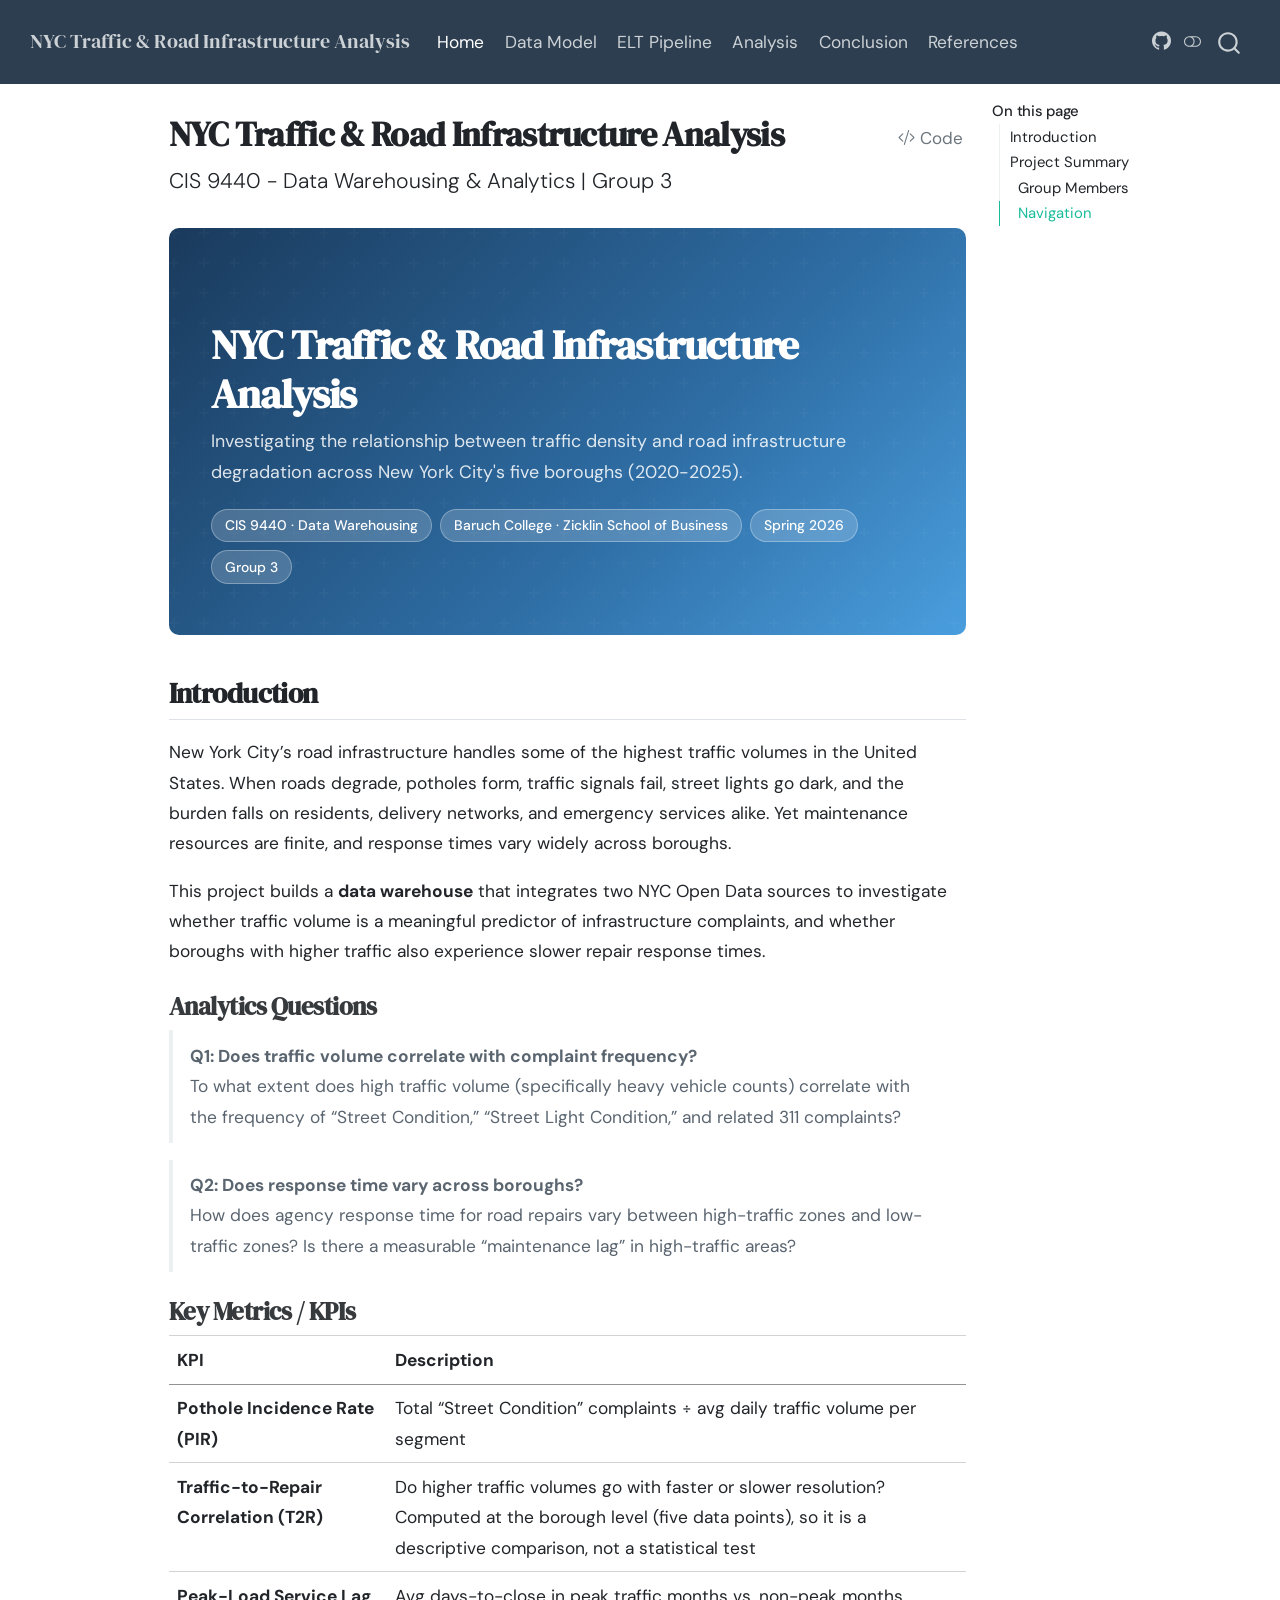
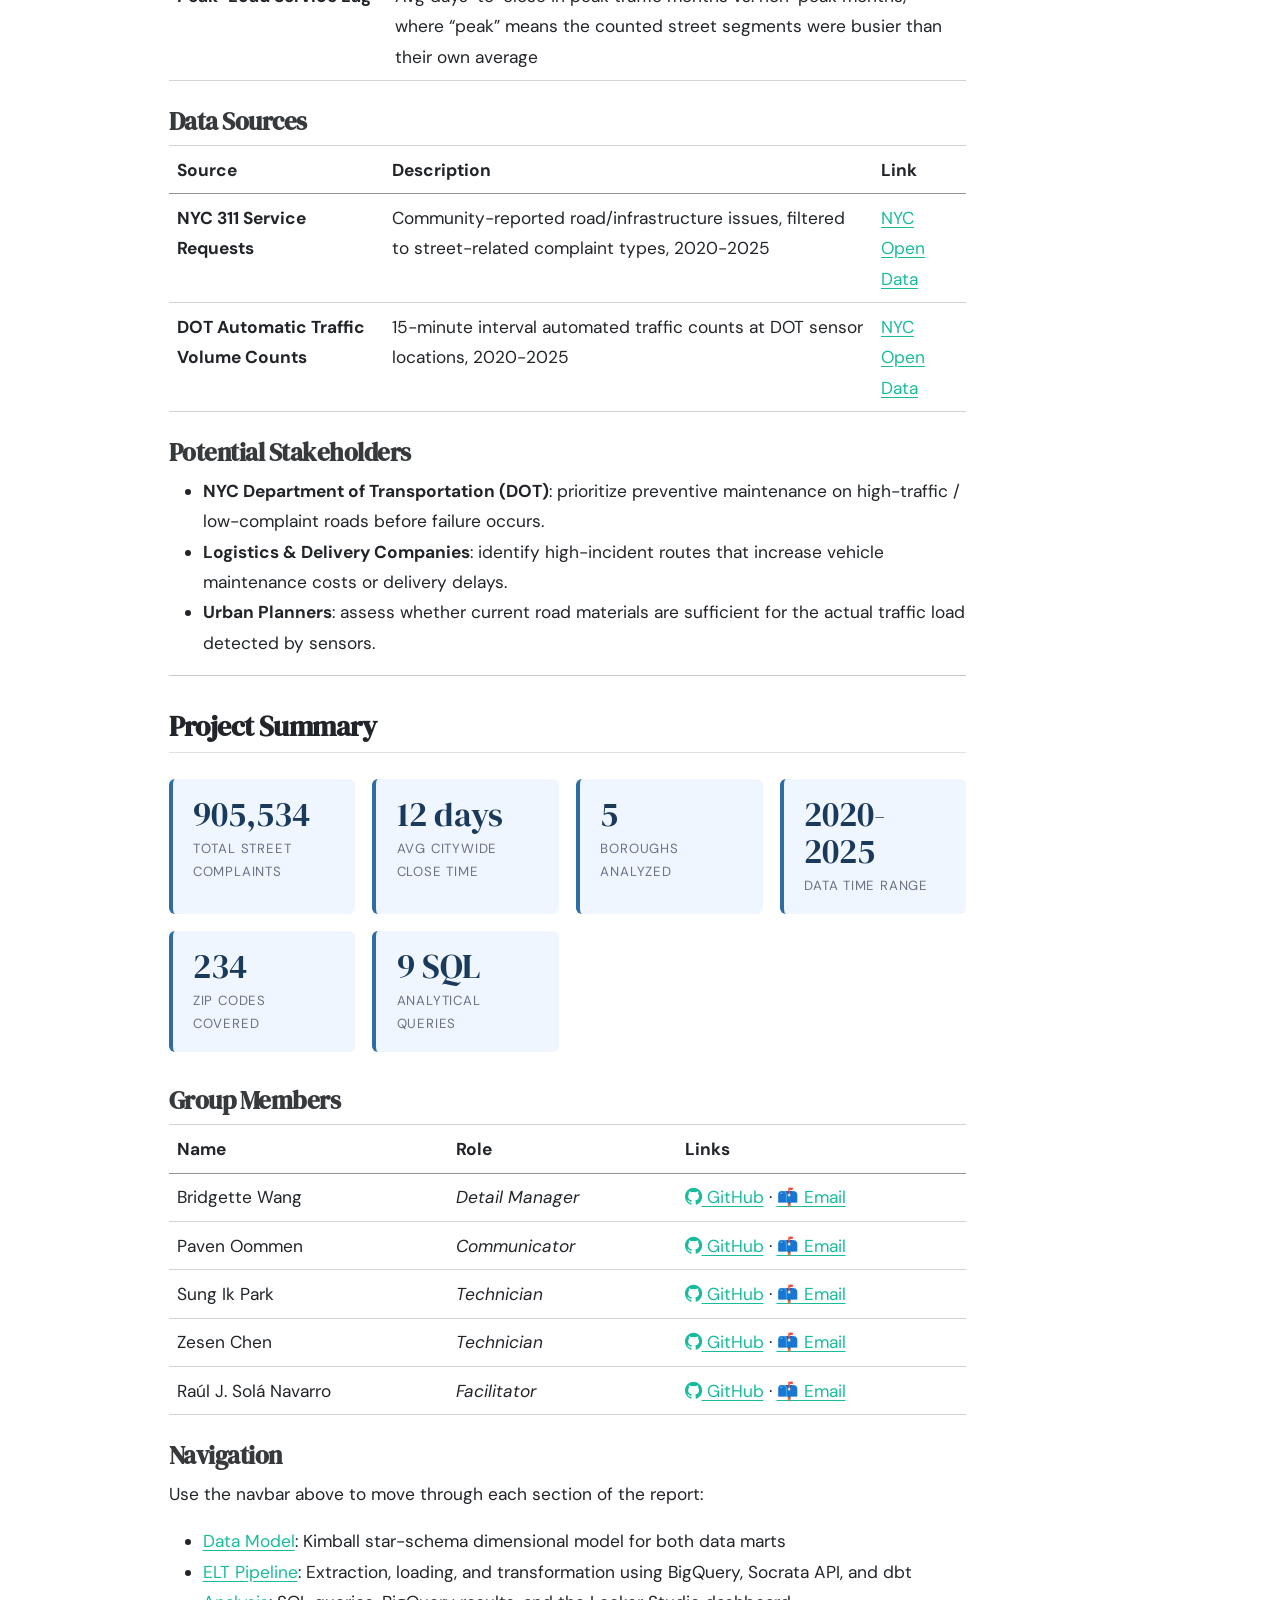
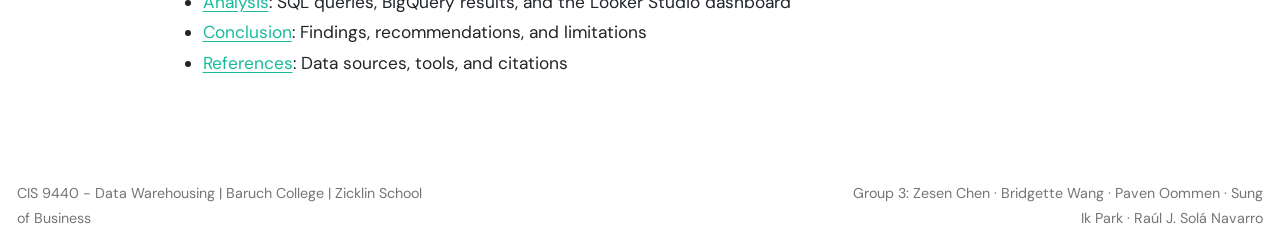
<file: docs/index.html>
<!DOCTYPE html>
<html xmlns="http://www.w3.org/1999/xhtml" lang="en" xml:lang="en"><head>

<meta charset="utf-8">
<meta name="generator" content="quarto-1.8.27">

<meta name="viewport" content="width=device-width, initial-scale=1.0, user-scalable=yes">


<title>NYC Traffic &amp; Road Infrastructure Analysis</title>
<style>
code{white-space: pre-wrap;}
span.smallcaps{font-variant: small-caps;}
div.columns{display: flex; gap: min(4vw, 1.5em);}
div.column{flex: auto; overflow-x: auto;}
div.hanging-indent{margin-left: 1.5em; text-indent: -1.5em;}
ul.task-list{list-style: none;}
ul.task-list li input[type="checkbox"] {
  width: 0.8em;
  margin: 0 0.8em 0.2em -1em; /* quarto-specific, see https://github.com/quarto-dev/quarto-cli/issues/4556 */ 
  vertical-align: middle;
}
/* CSS for syntax highlighting */
html { -webkit-text-size-adjust: 100%; }
pre > code.sourceCode { white-space: pre; position: relative; }
pre > code.sourceCode > span { display: inline-block; line-height: 1.25; }
pre > code.sourceCode > span:empty { height: 1.2em; }
.sourceCode { overflow: visible; }
code.sourceCode > span { color: inherit; text-decoration: inherit; }
div.sourceCode { margin: 1em 0; }
pre.sourceCode { margin: 0; }
@media screen {
div.sourceCode { overflow: auto; }
}
@media print {
pre > code.sourceCode { white-space: pre-wrap; }
pre > code.sourceCode > span { text-indent: -5em; padding-left: 5em; }
}
pre.numberSource code
  { counter-reset: source-line 0; }
pre.numberSource code > span
  { position: relative; left: -4em; counter-increment: source-line; }
pre.numberSource code > span > a:first-child::before
  { content: counter(source-line);
    position: relative; left: -1em; text-align: right; vertical-align: baseline;
    border: none; display: inline-block;
    -webkit-touch-callout: none; -webkit-user-select: none;
    -khtml-user-select: none; -moz-user-select: none;
    -ms-user-select: none; user-select: none;
    padding: 0 4px; width: 4em;
  }
pre.numberSource { margin-left: 3em;  padding-left: 4px; }
div.sourceCode
  {   }
@media screen {
pre > code.sourceCode > span > a:first-child::before { text-decoration: underline; }
}
</style>


<script src="site_libs/quarto-nav/quarto-nav.js"></script>
<script src="site_libs/quarto-nav/headroom.min.js"></script>
<script src="site_libs/clipboard/clipboard.min.js"></script>
<script src="site_libs/quarto-search/autocomplete.umd.js"></script>
<script src="site_libs/quarto-search/fuse.min.js"></script>
<script src="site_libs/quarto-search/quarto-search.js"></script>
<meta name="quarto:offset" content="./">
<link href="./images/favicon.png" rel="icon" type="image/png">
<script src="site_libs/quarto-html/quarto.js" type="module"></script>
<script src="site_libs/quarto-html/tabsets/tabsets.js" type="module"></script>
<script src="site_libs/quarto-html/axe/axe-check.js" type="module"></script>
<script src="site_libs/quarto-html/popper.min.js"></script>
<script src="site_libs/quarto-html/tippy.umd.min.js"></script>
<script src="site_libs/quarto-html/anchor.min.js"></script>
<link href="site_libs/quarto-html/tippy.css" rel="stylesheet">
<link href="site_libs/quarto-html/quarto-syntax-highlighting-8b4baf804e461d9b72633f0de59a0cac.css" rel="stylesheet" class="quarto-color-scheme" id="quarto-text-highlighting-styles">
<link href="site_libs/quarto-html/quarto-syntax-highlighting-dark-f1aadacce99040138bbb613f9330654f.css" rel="stylesheet" class="quarto-color-scheme quarto-color-alternate" id="quarto-text-highlighting-styles">
<link href="site_libs/quarto-html/quarto-syntax-highlighting-8b4baf804e461d9b72633f0de59a0cac.css" rel="stylesheet" class="quarto-color-scheme-extra" id="quarto-text-highlighting-styles">
<script src="site_libs/bootstrap/bootstrap.min.js"></script>
<link href="site_libs/bootstrap/bootstrap-icons.css" rel="stylesheet">
<link href="site_libs/bootstrap/bootstrap-7c8793e99a21e081e2bb8d69993efb75.min.css" rel="stylesheet" append-hash="true" class="quarto-color-scheme" id="quarto-bootstrap" data-mode="light">
<link href="site_libs/bootstrap/bootstrap-dark-6c9d4b6e8397689ef559897df4fbe577.min.css" rel="stylesheet" append-hash="true" class="quarto-color-scheme quarto-color-alternate" id="quarto-bootstrap" data-mode="dark">
<link href="site_libs/bootstrap/bootstrap-7c8793e99a21e081e2bb8d69993efb75.min.css" rel="stylesheet" append-hash="true" class="quarto-color-scheme-extra" id="quarto-bootstrap" data-mode="light">
<script id="quarto-search-options" type="application/json">{
  "location": "navbar",
  "copy-button": false,
  "collapse-after": 3,
  "panel-placement": "end",
  "type": "overlay",
  "limit": 50,
  "keyboard-shortcut": [
    "f",
    "/",
    "s"
  ],
  "show-item-context": false,
  "language": {
    "search-no-results-text": "No results",
    "search-matching-documents-text": "matching documents",
    "search-copy-link-title": "Copy link to search",
    "search-hide-matches-text": "Hide additional matches",
    "search-more-match-text": "more match in this document",
    "search-more-matches-text": "more matches in this document",
    "search-clear-button-title": "Clear",
    "search-text-placeholder": "",
    "search-detached-cancel-button-title": "Cancel",
    "search-submit-button-title": "Submit",
    "search-label": "Search"
  }
}</script>
<style>html{ scroll-behavior: smooth; }</style>


<link rel="stylesheet" href="styles.css">
</head>

<body class="nav-fixed quarto-light"><script id="quarto-html-before-body" type="application/javascript">
    const toggleBodyColorMode = (bsSheetEl) => {
      const mode = bsSheetEl.getAttribute("data-mode");
      const bodyEl = window.document.querySelector("body");
      if (mode === "dark") {
        bodyEl.classList.add("quarto-dark");
        bodyEl.classList.remove("quarto-light");
      } else {
        bodyEl.classList.add("quarto-light");
        bodyEl.classList.remove("quarto-dark");
      }
    }
    const toggleBodyColorPrimary = () => {
      const bsSheetEl = window.document.querySelector("link#quarto-bootstrap:not([rel=disabled-stylesheet])");
      if (bsSheetEl) {
        toggleBodyColorMode(bsSheetEl);
      }
    }
    const setColorSchemeToggle = (alternate) => {
      const toggles = window.document.querySelectorAll('.quarto-color-scheme-toggle');
      for (let i=0; i < toggles.length; i++) {
        const toggle = toggles[i];
        if (toggle) {
          if (alternate) {
            toggle.classList.add("alternate");
          } else {
            toggle.classList.remove("alternate");
          }
        }
      }
    };
    const toggleColorMode = (alternate) => {
      // Switch the stylesheets
      const primaryStylesheets = window.document.querySelectorAll('link.quarto-color-scheme:not(.quarto-color-alternate)');
      const alternateStylesheets = window.document.querySelectorAll('link.quarto-color-scheme.quarto-color-alternate');
      manageTransitions('#quarto-margin-sidebar .nav-link', false);
      if (alternate) {
        // note: dark is layered on light, we don't disable primary!
        enableStylesheet(alternateStylesheets);
        for (const sheetNode of alternateStylesheets) {
          if (sheetNode.id === "quarto-bootstrap") {
            toggleBodyColorMode(sheetNode);
          }
        }
      } else {
        disableStylesheet(alternateStylesheets);
        enableStylesheet(primaryStylesheets)
        toggleBodyColorPrimary();
      }
      manageTransitions('#quarto-margin-sidebar .nav-link', true);
      // Switch the toggles
      setColorSchemeToggle(alternate)
      // Hack to workaround the fact that safari doesn't
      // properly recolor the scrollbar when toggling (#1455)
      if (navigator.userAgent.indexOf('Safari') > 0 && navigator.userAgent.indexOf('Chrome') == -1) {
        manageTransitions("body", false);
        window.scrollTo(0, 1);
        setTimeout(() => {
          window.scrollTo(0, 0);
          manageTransitions("body", true);
        }, 40);
      }
    }
    const disableStylesheet = (stylesheets) => {
      for (let i=0; i < stylesheets.length; i++) {
        const stylesheet = stylesheets[i];
        stylesheet.rel = 'disabled-stylesheet';
      }
    }
    const enableStylesheet = (stylesheets) => {
      for (let i=0; i < stylesheets.length; i++) {
        const stylesheet = stylesheets[i];
        if(stylesheet.rel !== 'stylesheet') { // for Chrome, which will still FOUC without this check
          stylesheet.rel = 'stylesheet';
        }
      }
    }
    const manageTransitions = (selector, allowTransitions) => {
      const els = window.document.querySelectorAll(selector);
      for (let i=0; i < els.length; i++) {
        const el = els[i];
        if (allowTransitions) {
          el.classList.remove('notransition');
        } else {
          el.classList.add('notransition');
        }
      }
    }
    const isFileUrl = () => {
      return window.location.protocol === 'file:';
    }
    const hasAlternateSentinel = () => {
      let styleSentinel = getColorSchemeSentinel();
      if (styleSentinel !== null) {
        return styleSentinel === "alternate";
      } else {
        return false;
      }
    }
    const setStyleSentinel = (alternate) => {
      const value = alternate ? "alternate" : "default";
      if (!isFileUrl()) {
        window.localStorage.setItem("quarto-color-scheme", value);
      } else {
        localAlternateSentinel = value;
      }
    }
    const getColorSchemeSentinel = () => {
      if (!isFileUrl()) {
        const storageValue = window.localStorage.getItem("quarto-color-scheme");
        return storageValue != null ? storageValue : localAlternateSentinel;
      } else {
        return localAlternateSentinel;
      }
    }
    const toggleGiscusIfUsed = (isAlternate, darkModeDefault) => {
      const baseTheme = document.querySelector('#giscus-base-theme')?.value ?? 'light';
      const alternateTheme = document.querySelector('#giscus-alt-theme')?.value ?? 'dark';
      let newTheme = '';
      if(authorPrefersDark) {
        newTheme = isAlternate ? baseTheme : alternateTheme;
      } else {
        newTheme = isAlternate ? alternateTheme : baseTheme;
      }
      const changeGiscusTheme = () => {
        // From: https://github.com/giscus/giscus/issues/336
        const sendMessage = (message) => {
          const iframe = document.querySelector('iframe.giscus-frame');
          if (!iframe) return;
          iframe.contentWindow.postMessage({ giscus: message }, 'https://giscus.app');
        }
        sendMessage({
          setConfig: {
            theme: newTheme
          }
        });
      }
      const isGiscussLoaded = window.document.querySelector('iframe.giscus-frame') !== null;
      if (isGiscussLoaded) {
        changeGiscusTheme();
      }
    };
    const authorPrefersDark = false;
    const darkModeDefault = authorPrefersDark;
      document.querySelector('link#quarto-text-highlighting-styles.quarto-color-scheme-extra').rel = 'disabled-stylesheet';
      document.querySelector('link#quarto-bootstrap.quarto-color-scheme-extra').rel = 'disabled-stylesheet';
    let localAlternateSentinel = darkModeDefault ? 'alternate' : 'default';
    // Dark / light mode switch
    window.quartoToggleColorScheme = () => {
      // Read the current dark / light value
      let toAlternate = !hasAlternateSentinel();
      toggleColorMode(toAlternate);
      setStyleSentinel(toAlternate);
      toggleGiscusIfUsed(toAlternate, darkModeDefault);
      window.dispatchEvent(new Event('resize'));
    };
    // Switch to dark mode if need be
    if (hasAlternateSentinel()) {
      toggleColorMode(true);
    } else {
      toggleColorMode(false);
    }
  </script>

<div id="quarto-search-results"></div>
  <header id="quarto-header" class="headroom fixed-top">
    <nav class="navbar navbar-expand-lg " data-bs-theme="dark">
      <div class="navbar-container container-fluid">
      <div class="navbar-brand-container mx-auto">
    <a class="navbar-brand" href="./index.html">
    <span class="navbar-title">NYC Traffic &amp; Road Infrastructure Analysis</span>
    </a>
  </div>
            <div id="quarto-search" class="" title="Search"></div>
          <button class="navbar-toggler" type="button" data-bs-toggle="collapse" data-bs-target="#navbarCollapse" aria-controls="navbarCollapse" role="menu" aria-expanded="false" aria-label="Toggle navigation" onclick="if (window.quartoToggleHeadroom) { window.quartoToggleHeadroom(); }">
  <span class="navbar-toggler-icon"></span>
</button>
          <div class="collapse navbar-collapse" id="navbarCollapse">
            <ul class="navbar-nav navbar-nav-scroll me-auto">
  <li class="nav-item">
    <a class="nav-link active" href="./index.html" aria-current="page"> 
<span class="menu-text">Home</span></a>
  </li>  
  <li class="nav-item">
    <a class="nav-link" href="./sections/02-dimensional-model.html"> 
<span class="menu-text">Data Model</span></a>
  </li>  
  <li class="nav-item">
    <a class="nav-link" href="./sections/03-elt-pipeline.html"> 
<span class="menu-text">ELT Pipeline</span></a>
  </li>  
  <li class="nav-item">
    <a class="nav-link" href="./sections/04-analysis.html"> 
<span class="menu-text">Analysis</span></a>
  </li>  
  <li class="nav-item">
    <a class="nav-link" href="./sections/05-conclusion.html"> 
<span class="menu-text">Conclusion</span></a>
  </li>  
  <li class="nav-item">
    <a class="nav-link" href="./sections/06-references.html"> 
<span class="menu-text">References</span></a>
  </li>  
</ul>
            <ul class="navbar-nav navbar-nav-scroll ms-auto">
  <li class="nav-item compact">
    <a class="nav-link" href="https://github.com/RaulSolaNavarro/nyc-analytics-project-rjsn"> <i class="bi bi-github" role="img" aria-label="GitHub">
</i> 
<span class="menu-text"></span></a>
  </li>  
</ul>
          </div> <!-- /navcollapse -->
            <div class="quarto-navbar-tools">
  <a href="" class="quarto-color-scheme-toggle quarto-navigation-tool  px-1" onclick="window.quartoToggleColorScheme(); return false;" title="Toggle dark mode"><i class="bi"></i></a>
</div>
      </div> <!-- /container-fluid -->
    </nav>
</header>
<!-- content -->
<div id="quarto-content" class="quarto-container page-columns page-rows-contents page-layout-article page-navbar">
<!-- sidebar -->
<!-- margin-sidebar -->
    <div id="quarto-margin-sidebar" class="sidebar margin-sidebar">
        <nav id="TOC" role="doc-toc" class="toc-active">
    <h2 id="toc-title">On this page</h2>
   
  <ul>
  <li><a href="#introduction" id="toc-introduction" class="nav-link active" data-scroll-target="#introduction">Introduction</a>
  <ul class="collapse">
  <li><a href="#analytics-questions" id="toc-analytics-questions" class="nav-link" data-scroll-target="#analytics-questions">Analytics Questions</a></li>
  <li><a href="#key-metrics-kpis" id="toc-key-metrics-kpis" class="nav-link" data-scroll-target="#key-metrics-kpis">Key Metrics / KPIs</a></li>
  <li><a href="#data-sources" id="toc-data-sources" class="nav-link" data-scroll-target="#data-sources">Data Sources</a></li>
  <li><a href="#potential-stakeholders" id="toc-potential-stakeholders" class="nav-link" data-scroll-target="#potential-stakeholders">Potential Stakeholders</a></li>
  </ul></li>
  <li><a href="#project-summary" id="toc-project-summary" class="nav-link" data-scroll-target="#project-summary">Project Summary</a>
  <ul class="collapse">
  <li><a href="#group-members" id="toc-group-members" class="nav-link" data-scroll-target="#group-members">Group Members</a></li>
  <li><a href="#navigation" id="toc-navigation" class="nav-link" data-scroll-target="#navigation">Navigation</a></li>
  </ul></li>
  </ul>
</nav>
    </div>
<!-- main -->
<main class="content" id="quarto-document-content">


<header id="title-block-header" class="quarto-title-block default">
<div class="quarto-title">
<div class="quarto-title-block"><div><h1 class="title">NYC Traffic &amp; Road Infrastructure Analysis</h1><button type="button" class="btn code-tools-button" id="quarto-code-tools-source"><i class="bi"></i> Code</button></div></div>
<p class="subtitle lead">CIS 9440 - Data Warehousing &amp; Analytics | Group 3</p>
</div>



<div class="quarto-title-meta">

    
  
    
  </div>
  


</header>


<div class="project-hero">
  <h1>NYC Traffic &amp; Road Infrastructure Analysis</h1>
  <p class="subtitle">
    Investigating the relationship between traffic density and road infrastructure
    degradation across New York City's five boroughs (2020-2025).
  </p>
  <div class="meta-tags">
    <span class="tag">CIS 9440 · Data Warehousing</span>
    <span class="tag">Baruch College · Zicklin School of Business</span>
    <span class="tag">Spring 2026</span>
    <span class="tag">Group 3</span>
  </div>
</div>
<section id="introduction" class="level2">
<h2 class="anchored" data-anchor-id="introduction">Introduction</h2>
<p>New York City’s road infrastructure handles some of the highest traffic volumes in the United States. When roads degrade, potholes form, traffic signals fail, street lights go dark, and the burden falls on residents, delivery networks, and emergency services alike. Yet maintenance resources are finite, and response times vary widely across boroughs.</p>
<p>This project builds a <strong>data warehouse</strong> that integrates two NYC Open Data sources to investigate whether traffic volume is a meaningful predictor of infrastructure complaints, and whether boroughs with higher traffic also experience slower repair response times.</p>
<section id="analytics-questions" class="level3">
<h3 class="anchored" data-anchor-id="analytics-questions">Analytics Questions</h3>
<blockquote class="blockquote">
<p><strong>Q1: Does traffic volume correlate with complaint frequency?</strong><br>
To what extent does high traffic volume (specifically heavy vehicle counts) correlate with the frequency of “Street Condition,” “Street Light Condition,” and related 311 complaints?</p>
</blockquote>
<blockquote class="blockquote">
<p><strong>Q2: Does response time vary across boroughs?</strong><br>
How does agency response time for road repairs vary between high-traffic zones and low-traffic zones? Is there a measurable “maintenance lag” in high-traffic areas?</p>
</blockquote>
</section>
<section id="key-metrics-kpis" class="level3">
<h3 class="anchored" data-anchor-id="key-metrics-kpis">Key Metrics / KPIs</h3>
<table class="caption-top table">
<colgroup>
<col style="width: 27%">
<col style="width: 72%">
</colgroup>
<thead>
<tr class="header">
<th>KPI</th>
<th>Description</th>
</tr>
</thead>
<tbody>
<tr class="odd">
<td><strong>Pothole Incidence Rate (PIR)</strong></td>
<td>Total “Street Condition” complaints ÷ avg daily traffic volume per segment</td>
</tr>
<tr class="even">
<td><strong>Traffic-to-Repair Correlation (T2R)</strong></td>
<td>Do higher traffic volumes go with faster or slower resolution? Computed at the borough level (five data points), so it is a descriptive comparison, not a statistical test</td>
</tr>
<tr class="odd">
<td><strong>Peak-Load Service Lag</strong></td>
<td>Avg days-to-close in peak traffic months vs.&nbsp;non-peak months, where “peak” means the counted street segments were busier than their own average</td>
</tr>
</tbody>
</table>
</section>
<section id="data-sources" class="level3">
<h3 class="anchored" data-anchor-id="data-sources">Data Sources</h3>
<table class="caption-top table">
<thead>
<tr class="header">
<th>Source</th>
<th>Description</th>
<th>Link</th>
</tr>
</thead>
<tbody>
<tr class="odd">
<td><strong>NYC 311 Service Requests</strong></td>
<td>Community-reported road/infrastructure issues, filtered to street-related complaint types, 2020-2025</td>
<td><a href="https://data.cityofnewyork.us/Social-Services/NYC-311-Data/jrb2-thup/about_data">NYC Open Data</a></td>
</tr>
<tr class="even">
<td><strong>DOT Automatic Traffic Volume Counts</strong></td>
<td>15-minute interval automated traffic counts at DOT sensor locations, 2020-2025</td>
<td><a href="https://data.cityofnewyork.us/Transportation/Automated-Traffic-Volume-Counts/7ym2-waep">NYC Open Data</a></td>
</tr>
</tbody>
</table>
</section>
<section id="potential-stakeholders" class="level3">
<h3 class="anchored" data-anchor-id="potential-stakeholders">Potential Stakeholders</h3>
<ul>
<li><strong>NYC Department of Transportation (DOT)</strong>: prioritize preventive maintenance on high-traffic / low-complaint roads before failure occurs.</li>
<li><strong>Logistics &amp; Delivery Companies</strong>: identify high-incident routes that increase vehicle maintenance costs or delivery delays.</li>
<li><strong>Urban Planners</strong>: assess whether current road materials are sufficient for the actual traffic load detected by sensors.</li>
</ul>
<hr>
</section>
</section>
<section id="project-summary" class="level2">
<h2 class="anchored" data-anchor-id="project-summary">Project Summary</h2>
<div class="kpi-grid">
  <div class="kpi-card">
    <div class="kpi-value">905,534</div>
    <div class="kpi-label">Total street complaints</div>
  </div>
  <div class="kpi-card">
    <div class="kpi-value">12 days</div>
    <div class="kpi-label">Avg citywide close time</div>
  </div>
  <div class="kpi-card">
    <div class="kpi-value">5</div>
    <div class="kpi-label">Boroughs analyzed</div>
  </div>
  <div class="kpi-card">
    <div class="kpi-value">2020-2025</div>
    <div class="kpi-label">Data time range</div>
  </div>
  <div class="kpi-card">
    <div class="kpi-value">234</div>
    <div class="kpi-label">ZIP codes covered</div>
  </div>
  <div class="kpi-card">
    <div class="kpi-value">9 SQL</div>
    <div class="kpi-label">Analytical queries</div>
  </div>
</div>
<section id="group-members" class="level3">
<h3 class="anchored" data-anchor-id="group-members">Group Members</h3>
<table class="caption-top table">
<thead>
<tr class="header">
<th>Name</th>
<th>Role</th>
<th>Links</th>
</tr>
</thead>
<tbody>
<tr class="odd">
<td>Bridgette Wang</td>
<td><em>Detail Manager</em></td>
<td><a href="https://github.com/wqiaop-glitch"><i class="bi bi-github"></i> GitHub</a> · <a href="mailto:qiaoping.wang10@stu-mail.baruch.cuny.edu">📫 Email</a></td>
</tr>
<tr class="even">
<td>Paven Oommen</td>
<td><em>Communicator</em></td>
<td><a href="https://github.com/PAVEN227"><i class="bi bi-github"></i> GitHub</a> · <a href="mailto:paven.oommen55@stu-mail.baruch.cuny.edu">📫 Email</a></td>
</tr>
<tr class="odd">
<td>Sung Ik Park</td>
<td><em>Technician</em></td>
<td><a href="https://github.com/sungikpark8263-cloud"><i class="bi bi-github"></i> GitHub</a> · <a href="mailto:sungik.park62@stu-mail.baruch.cuny.edu">📫 Email</a></td>
</tr>
<tr class="even">
<td>Zesen Chen</td>
<td><em>Technician</em></td>
<td><a href="https://github.com/ZesenS"><i class="bi bi-github"></i> GitHub</a> · <a href="mailto:zesen.chen37@stu-mail.baruch.cuny.edu">📫 Email</a></td>
</tr>
<tr class="odd">
<td>Raúl J. Solá Navarro</td>
<td><em>Facilitator</em></td>
<td><a href="https://github.com/RaulSolaNavarro"><i class="bi bi-github"></i> GitHub</a> · <a href="mailto:raul.solanavarro58@stu-mail.baruch.cuny.edu">📫 Email</a></td>
</tr>
</tbody>
</table>
</section>
<section id="navigation" class="level3">
<h3 class="anchored" data-anchor-id="navigation">Navigation</h3>
<p>Use the navbar above to move through each section of the report:</p>
<ul>
<li><strong><a href="./sections/02-dimensional-model.html">Data Model</a></strong>: Kimball star-schema dimensional model for both data marts</li>
<li><strong><a href="./sections/03-elt-pipeline.html">ELT Pipeline</a></strong>: Extraction, loading, and transformation using BigQuery, Socrata API, and dbt</li>
<li><strong><a href="./sections/04-analysis.html">Analysis</a></strong>: SQL queries, BigQuery results, and the Looker Studio dashboard</li>
<li><strong><a href="./sections/05-conclusion.html">Conclusion</a></strong>: Findings, recommendations, and limitations</li>
<li><strong><a href="./sections/06-references.html">References</a></strong>: Data sources, tools, and citations</li>
</ul>


<!-- -->

</section>
</section>

</main> <!-- /main -->
<script id="quarto-html-after-body" type="application/javascript">
  window.document.addEventListener("DOMContentLoaded", function (event) {
    // Ensure there is a toggle, if there isn't float one in the top right
    if (window.document.querySelector('.quarto-color-scheme-toggle') === null) {
      const a = window.document.createElement('a');
      a.classList.add('top-right');
      a.classList.add('quarto-color-scheme-toggle');
      a.href = "";
      a.onclick = function() { try { window.quartoToggleColorScheme(); } catch {} return false; };
      const i = window.document.createElement("i");
      i.classList.add('bi');
      a.appendChild(i);
      window.document.body.appendChild(a);
    }
    setColorSchemeToggle(hasAlternateSentinel())
    const icon = "";
    const anchorJS = new window.AnchorJS();
    anchorJS.options = {
      placement: 'right',
      icon: icon
    };
    anchorJS.add('.anchored');
    const isCodeAnnotation = (el) => {
      for (const clz of el.classList) {
        if (clz.startsWith('code-annotation-')) {                     
          return true;
        }
      }
      return false;
    }
    const onCopySuccess = function(e) {
      // button target
      const button = e.trigger;
      // don't keep focus
      button.blur();
      // flash "checked"
      button.classList.add('code-copy-button-checked');
      var currentTitle = button.getAttribute("title");
      button.setAttribute("title", "Copied!");
      let tooltip;
      if (window.bootstrap) {
        button.setAttribute("data-bs-toggle", "tooltip");
        button.setAttribute("data-bs-placement", "left");
        button.setAttribute("data-bs-title", "Copied!");
        tooltip = new bootstrap.Tooltip(button, 
          { trigger: "manual", 
            customClass: "code-copy-button-tooltip",
            offset: [0, -8]});
        tooltip.show();    
      }
      setTimeout(function() {
        if (tooltip) {
          tooltip.hide();
          button.removeAttribute("data-bs-title");
          button.removeAttribute("data-bs-toggle");
          button.removeAttribute("data-bs-placement");
        }
        button.setAttribute("title", currentTitle);
        button.classList.remove('code-copy-button-checked');
      }, 1000);
      // clear code selection
      e.clearSelection();
    }
    const getTextToCopy = function(trigger) {
      const outerScaffold = trigger.parentElement.cloneNode(true);
      const codeEl = outerScaffold.querySelector('code');
      for (const childEl of codeEl.children) {
        if (isCodeAnnotation(childEl)) {
          childEl.remove();
        }
      }
      return codeEl.innerText;
    }
    const clipboard = new window.ClipboardJS('.code-copy-button:not([data-in-quarto-modal])', {
      text: getTextToCopy
    });
    clipboard.on('success', onCopySuccess);
    if (window.document.getElementById('quarto-embedded-source-code-modal')) {
      const clipboardModal = new window.ClipboardJS('.code-copy-button[data-in-quarto-modal]', {
        text: getTextToCopy,
        container: window.document.getElementById('quarto-embedded-source-code-modal')
      });
      clipboardModal.on('success', onCopySuccess);
    }
    const viewSource = window.document.getElementById('quarto-view-source') ||
                       window.document.getElementById('quarto-code-tools-source');
    if (viewSource) {
      const sourceUrl = viewSource.getAttribute("data-quarto-source-url");
      viewSource.addEventListener("click", function(e) {
        if (sourceUrl) {
          // rstudio viewer pane
          if (/\bcapabilities=\b/.test(window.location)) {
            window.open(sourceUrl);
          } else {
            window.location.href = sourceUrl;
          }
        } else {
          const modal = new bootstrap.Modal(document.getElementById('quarto-embedded-source-code-modal'));
          modal.show();
        }
        return false;
      });
    }
    function toggleCodeHandler(show) {
      return function(e) {
        const detailsSrc = window.document.querySelectorAll(".cell > details > .sourceCode");
        for (let i=0; i<detailsSrc.length; i++) {
          const details = detailsSrc[i].parentElement;
          if (show) {
            details.open = true;
          } else {
            details.removeAttribute("open");
          }
        }
        const cellCodeDivs = window.document.querySelectorAll(".cell > .sourceCode");
        const fromCls = show ? "hidden" : "unhidden";
        const toCls = show ? "unhidden" : "hidden";
        for (let i=0; i<cellCodeDivs.length; i++) {
          const codeDiv = cellCodeDivs[i];
          if (codeDiv.classList.contains(fromCls)) {
            codeDiv.classList.remove(fromCls);
            codeDiv.classList.add(toCls);
          } 
        }
        return false;
      }
    }
    const hideAllCode = window.document.getElementById("quarto-hide-all-code");
    if (hideAllCode) {
      hideAllCode.addEventListener("click", toggleCodeHandler(false));
    }
    const showAllCode = window.document.getElementById("quarto-show-all-code");
    if (showAllCode) {
      showAllCode.addEventListener("click", toggleCodeHandler(true));
    }
      var localhostRegex = new RegExp(/^(?:http|https):\/\/localhost\:?[0-9]*\//);
      var mailtoRegex = new RegExp(/^mailto:/);
        var filterRegex = new RegExp('/' + window.location.host + '/');
      var isInternal = (href) => {
          return filterRegex.test(href) || localhostRegex.test(href) || mailtoRegex.test(href);
      }
      // Inspect non-navigation links and adorn them if external
     var links = window.document.querySelectorAll('a[href]:not(.nav-link):not(.navbar-brand):not(.toc-action):not(.sidebar-link):not(.sidebar-item-toggle):not(.pagination-link):not(.no-external):not([aria-hidden]):not(.dropdown-item):not(.quarto-navigation-tool):not(.about-link)');
      for (var i=0; i<links.length; i++) {
        const link = links[i];
        if (!isInternal(link.href)) {
          // undo the damage that might have been done by quarto-nav.js in the case of
          // links that we want to consider external
          if (link.dataset.originalHref !== undefined) {
            link.href = link.dataset.originalHref;
          }
        }
      }
    function tippyHover(el, contentFn, onTriggerFn, onUntriggerFn) {
      const config = {
        allowHTML: true,
        maxWidth: 500,
        delay: 100,
        arrow: false,
        appendTo: function(el) {
            return el.parentElement;
        },
        interactive: true,
        interactiveBorder: 10,
        theme: 'quarto',
        placement: 'bottom-start',
      };
      if (contentFn) {
        config.content = contentFn;
      }
      if (onTriggerFn) {
        config.onTrigger = onTriggerFn;
      }
      if (onUntriggerFn) {
        config.onUntrigger = onUntriggerFn;
      }
      window.tippy(el, config); 
    }
    const noterefs = window.document.querySelectorAll('a[role="doc-noteref"]');
    for (var i=0; i<noterefs.length; i++) {
      const ref = noterefs[i];
      tippyHover(ref, function() {
        // use id or data attribute instead here
        let href = ref.getAttribute('data-footnote-href') || ref.getAttribute('href');
        try { href = new URL(href).hash; } catch {}
        const id = href.replace(/^#\/?/, "");
        const note = window.document.getElementById(id);
        if (note) {
          return note.innerHTML;
        } else {
          return "";
        }
      });
    }
    const xrefs = window.document.querySelectorAll('a.quarto-xref');
    const processXRef = (id, note) => {
      // Strip column container classes
      const stripColumnClz = (el) => {
        el.classList.remove("page-full", "page-columns");
        if (el.children) {
          for (const child of el.children) {
            stripColumnClz(child);
          }
        }
      }
      stripColumnClz(note)
      if (id === null || id.startsWith('sec-')) {
        // Special case sections, only their first couple elements
        const container = document.createElement("div");
        if (note.children && note.children.length > 2) {
          container.appendChild(note.children[0].cloneNode(true));
          for (let i = 1; i < note.children.length; i++) {
            const child = note.children[i];
            if (child.tagName === "P" && child.innerText === "") {
              continue;
            } else {
              container.appendChild(child.cloneNode(true));
              break;
            }
          }
          if (window.Quarto?.typesetMath) {
            window.Quarto.typesetMath(container);
          }
          return container.innerHTML
        } else {
          if (window.Quarto?.typesetMath) {
            window.Quarto.typesetMath(note);
          }
          return note.innerHTML;
        }
      } else {
        // Remove any anchor links if they are present
        const anchorLink = note.querySelector('a.anchorjs-link');
        if (anchorLink) {
          anchorLink.remove();
        }
        if (window.Quarto?.typesetMath) {
          window.Quarto.typesetMath(note);
        }
        if (note.classList.contains("callout")) {
          return note.outerHTML;
        } else {
          return note.innerHTML;
        }
      }
    }
    for (var i=0; i<xrefs.length; i++) {
      const xref = xrefs[i];
      tippyHover(xref, undefined, function(instance) {
        instance.disable();
        let url = xref.getAttribute('href');
        let hash = undefined; 
        if (url.startsWith('#')) {
          hash = url;
        } else {
          try { hash = new URL(url).hash; } catch {}
        }
        if (hash) {
          const id = hash.replace(/^#\/?/, "");
          const note = window.document.getElementById(id);
          if (note !== null) {
            try {
              const html = processXRef(id, note.cloneNode(true));
              instance.setContent(html);
            } finally {
              instance.enable();
              instance.show();
            }
          } else {
            // See if we can fetch this
            fetch(url.split('#')[0])
            .then(res => res.text())
            .then(html => {
              const parser = new DOMParser();
              const htmlDoc = parser.parseFromString(html, "text/html");
              const note = htmlDoc.getElementById(id);
              if (note !== null) {
                const html = processXRef(id, note);
                instance.setContent(html);
              } 
            }).finally(() => {
              instance.enable();
              instance.show();
            });
          }
        } else {
          // See if we can fetch a full url (with no hash to target)
          // This is a special case and we should probably do some content thinning / targeting
          fetch(url)
          .then(res => res.text())
          .then(html => {
            const parser = new DOMParser();
            const htmlDoc = parser.parseFromString(html, "text/html");
            const note = htmlDoc.querySelector('main.content');
            if (note !== null) {
              // This should only happen for chapter cross references
              // (since there is no id in the URL)
              // remove the first header
              if (note.children.length > 0 && note.children[0].tagName === "HEADER") {
                note.children[0].remove();
              }
              const html = processXRef(null, note);
              instance.setContent(html);
            } 
          }).finally(() => {
            instance.enable();
            instance.show();
          });
        }
      }, function(instance) {
      });
    }
        let selectedAnnoteEl;
        const selectorForAnnotation = ( cell, annotation) => {
          let cellAttr = 'data-code-cell="' + cell + '"';
          let lineAttr = 'data-code-annotation="' +  annotation + '"';
          const selector = 'span[' + cellAttr + '][' + lineAttr + ']';
          return selector;
        }
        const selectCodeLines = (annoteEl) => {
          const doc = window.document;
          const targetCell = annoteEl.getAttribute("data-target-cell");
          const targetAnnotation = annoteEl.getAttribute("data-target-annotation");
          const annoteSpan = window.document.querySelector(selectorForAnnotation(targetCell, targetAnnotation));
          const lines = annoteSpan.getAttribute("data-code-lines").split(",");
          const lineIds = lines.map((line) => {
            return targetCell + "-" + line;
          })
          let top = null;
          let height = null;
          let parent = null;
          if (lineIds.length > 0) {
              //compute the position of the single el (top and bottom and make a div)
              const el = window.document.getElementById(lineIds[0]);
              top = el.offsetTop;
              height = el.offsetHeight;
              parent = el.parentElement.parentElement;
            if (lineIds.length > 1) {
              const lastEl = window.document.getElementById(lineIds[lineIds.length - 1]);
              const bottom = lastEl.offsetTop + lastEl.offsetHeight;
              height = bottom - top;
            }
            if (top !== null && height !== null && parent !== null) {
              // cook up a div (if necessary) and position it 
              let div = window.document.getElementById("code-annotation-line-highlight");
              if (div === null) {
                div = window.document.createElement("div");
                div.setAttribute("id", "code-annotation-line-highlight");
                div.style.position = 'absolute';
                parent.appendChild(div);
              }
              div.style.top = top - 2 + "px";
              div.style.height = height + 4 + "px";
              div.style.left = 0;
              let gutterDiv = window.document.getElementById("code-annotation-line-highlight-gutter");
              if (gutterDiv === null) {
                gutterDiv = window.document.createElement("div");
                gutterDiv.setAttribute("id", "code-annotation-line-highlight-gutter");
                gutterDiv.style.position = 'absolute';
                const codeCell = window.document.getElementById(targetCell);
                const gutter = codeCell.querySelector('.code-annotation-gutter');
                gutter.appendChild(gutterDiv);
              }
              gutterDiv.style.top = top - 2 + "px";
              gutterDiv.style.height = height + 4 + "px";
            }
            selectedAnnoteEl = annoteEl;
          }
        };
        const unselectCodeLines = () => {
          const elementsIds = ["code-annotation-line-highlight", "code-annotation-line-highlight-gutter"];
          elementsIds.forEach((elId) => {
            const div = window.document.getElementById(elId);
            if (div) {
              div.remove();
            }
          });
          selectedAnnoteEl = undefined;
        };
          // Handle positioning of the toggle
      window.addEventListener(
        "resize",
        throttle(() => {
          elRect = undefined;
          if (selectedAnnoteEl) {
            selectCodeLines(selectedAnnoteEl);
          }
        }, 10)
      );
      function throttle(fn, ms) {
      let throttle = false;
      let timer;
        return (...args) => {
          if(!throttle) { // first call gets through
              fn.apply(this, args);
              throttle = true;
          } else { // all the others get throttled
              if(timer) clearTimeout(timer); // cancel #2
              timer = setTimeout(() => {
                fn.apply(this, args);
                timer = throttle = false;
              }, ms);
          }
        };
      }
        // Attach click handler to the DT
        const annoteDls = window.document.querySelectorAll('dt[data-target-cell]');
        for (const annoteDlNode of annoteDls) {
          annoteDlNode.addEventListener('click', (event) => {
            const clickedEl = event.target;
            if (clickedEl !== selectedAnnoteEl) {
              unselectCodeLines();
              const activeEl = window.document.querySelector('dt[data-target-cell].code-annotation-active');
              if (activeEl) {
                activeEl.classList.remove('code-annotation-active');
              }
              selectCodeLines(clickedEl);
              clickedEl.classList.add('code-annotation-active');
            } else {
              // Unselect the line
              unselectCodeLines();
              clickedEl.classList.remove('code-annotation-active');
            }
          });
        }
    const findCites = (el) => {
      const parentEl = el.parentElement;
      if (parentEl) {
        const cites = parentEl.dataset.cites;
        if (cites) {
          return {
            el,
            cites: cites.split(' ')
          };
        } else {
          return findCites(el.parentElement)
        }
      } else {
        return undefined;
      }
    };
    var bibliorefs = window.document.querySelectorAll('a[role="doc-biblioref"]');
    for (var i=0; i<bibliorefs.length; i++) {
      const ref = bibliorefs[i];
      const citeInfo = findCites(ref);
      if (citeInfo) {
        tippyHover(citeInfo.el, function() {
          var popup = window.document.createElement('div');
          citeInfo.cites.forEach(function(cite) {
            var citeDiv = window.document.createElement('div');
            citeDiv.classList.add('hanging-indent');
            citeDiv.classList.add('csl-entry');
            var biblioDiv = window.document.getElementById('ref-' + cite);
            if (biblioDiv) {
              citeDiv.innerHTML = biblioDiv.innerHTML;
            }
            popup.appendChild(citeDiv);
          });
          return popup.innerHTML;
        });
      }
    }
  });
  </script><div class="modal fade" id="quarto-embedded-source-code-modal" tabindex="-1" aria-labelledby="quarto-embedded-source-code-modal-label" aria-hidden="true"><div class="modal-dialog modal-dialog-scrollable"><div class="modal-content"><div class="modal-header"><h5 class="modal-title" id="quarto-embedded-source-code-modal-label">Source Code</h5><button class="btn-close" data-bs-dismiss="modal"></button></div><div class="modal-body"><div class="">
<div class="code-copy-outer-scaffold"><div class="sourceCode" id="cb1" data-shortcodes="false"><pre class="sourceCode markdown code-with-copy"><code class="sourceCode markdown"><span id="cb1-1"><a href="#cb1-1" aria-hidden="true" tabindex="-1"></a><span class="co">---</span></span>
<span id="cb1-2"><a href="#cb1-2" aria-hidden="true" tabindex="-1"></a><span class="an">title:</span><span class="co"> "NYC Traffic &amp; Road Infrastructure Analysis"</span></span>
<span id="cb1-3"><a href="#cb1-3" aria-hidden="true" tabindex="-1"></a><span class="an">subtitle:</span><span class="co"> "CIS 9440 - Data Warehousing &amp; Analytics | Group 3"</span></span>
<span id="cb1-4"><a href="#cb1-4" aria-hidden="true" tabindex="-1"></a><span class="co">---</span></span>
<span id="cb1-5"><a href="#cb1-5" aria-hidden="true" tabindex="-1"></a></span>
<span id="cb1-6"><a href="#cb1-6" aria-hidden="true" tabindex="-1"></a><span class="in">```{=html}</span></span>
<span id="cb1-7"><a href="#cb1-7" aria-hidden="true" tabindex="-1"></a><span class="in">&lt;div class="project-hero"&gt;</span></span>
<span id="cb1-8"><a href="#cb1-8" aria-hidden="true" tabindex="-1"></a><span class="in">  &lt;h1&gt;NYC Traffic &amp;amp; Road Infrastructure Analysis&lt;/h1&gt;</span></span>
<span id="cb1-9"><a href="#cb1-9" aria-hidden="true" tabindex="-1"></a><span class="in">  &lt;p class="subtitle"&gt;</span></span>
<span id="cb1-10"><a href="#cb1-10" aria-hidden="true" tabindex="-1"></a><span class="in">    Investigating the relationship between traffic density and road infrastructure</span></span>
<span id="cb1-11"><a href="#cb1-11" aria-hidden="true" tabindex="-1"></a><span class="in">    degradation across New York City's five boroughs (2020-2025).</span></span>
<span id="cb1-12"><a href="#cb1-12" aria-hidden="true" tabindex="-1"></a><span class="in">  &lt;/p&gt;</span></span>
<span id="cb1-13"><a href="#cb1-13" aria-hidden="true" tabindex="-1"></a><span class="in">  &lt;div class="meta-tags"&gt;</span></span>
<span id="cb1-14"><a href="#cb1-14" aria-hidden="true" tabindex="-1"></a><span class="in">    &lt;span class="tag"&gt;CIS 9440 · Data Warehousing&lt;/span&gt;</span></span>
<span id="cb1-15"><a href="#cb1-15" aria-hidden="true" tabindex="-1"></a><span class="in">    &lt;span class="tag"&gt;Baruch College · Zicklin School of Business&lt;/span&gt;</span></span>
<span id="cb1-16"><a href="#cb1-16" aria-hidden="true" tabindex="-1"></a><span class="in">    &lt;span class="tag"&gt;Spring 2026&lt;/span&gt;</span></span>
<span id="cb1-17"><a href="#cb1-17" aria-hidden="true" tabindex="-1"></a><span class="in">    &lt;span class="tag"&gt;Group 3&lt;/span&gt;</span></span>
<span id="cb1-18"><a href="#cb1-18" aria-hidden="true" tabindex="-1"></a><span class="in">  &lt;/div&gt;</span></span>
<span id="cb1-19"><a href="#cb1-19" aria-hidden="true" tabindex="-1"></a><span class="in">&lt;/div&gt;</span></span>
<span id="cb1-20"><a href="#cb1-20" aria-hidden="true" tabindex="-1"></a><span class="in">```</span></span>
<span id="cb1-21"><a href="#cb1-21" aria-hidden="true" tabindex="-1"></a></span>
<span id="cb1-22"><a href="#cb1-22" aria-hidden="true" tabindex="-1"></a><span class="fu">## Introduction</span></span>
<span id="cb1-23"><a href="#cb1-23" aria-hidden="true" tabindex="-1"></a></span>
<span id="cb1-24"><a href="#cb1-24" aria-hidden="true" tabindex="-1"></a>New York City's road infrastructure handles some of the highest traffic volumes in</span>
<span id="cb1-25"><a href="#cb1-25" aria-hidden="true" tabindex="-1"></a>the United States. When roads degrade, potholes form, traffic signals fail, street</span>
<span id="cb1-26"><a href="#cb1-26" aria-hidden="true" tabindex="-1"></a>lights go dark, and the burden falls on residents, delivery networks, and emergency</span>
<span id="cb1-27"><a href="#cb1-27" aria-hidden="true" tabindex="-1"></a>services alike. Yet maintenance resources are finite, and response times vary widely</span>
<span id="cb1-28"><a href="#cb1-28" aria-hidden="true" tabindex="-1"></a>across boroughs.</span>
<span id="cb1-29"><a href="#cb1-29" aria-hidden="true" tabindex="-1"></a></span>
<span id="cb1-30"><a href="#cb1-30" aria-hidden="true" tabindex="-1"></a>This project builds a **data warehouse** that integrates two NYC Open Data sources</span>
<span id="cb1-31"><a href="#cb1-31" aria-hidden="true" tabindex="-1"></a>to investigate whether traffic volume is a meaningful predictor of infrastructure</span>
<span id="cb1-32"><a href="#cb1-32" aria-hidden="true" tabindex="-1"></a>complaints, and whether boroughs with higher traffic also experience slower repair</span>
<span id="cb1-33"><a href="#cb1-33" aria-hidden="true" tabindex="-1"></a>response times.</span>
<span id="cb1-34"><a href="#cb1-34" aria-hidden="true" tabindex="-1"></a></span>
<span id="cb1-35"><a href="#cb1-35" aria-hidden="true" tabindex="-1"></a><span class="fu">### Analytics Questions</span></span>
<span id="cb1-36"><a href="#cb1-36" aria-hidden="true" tabindex="-1"></a></span>
<span id="cb1-37"><a href="#cb1-37" aria-hidden="true" tabindex="-1"></a><span class="at">&gt; **Q1: Does traffic volume correlate with complaint frequency?**</span>  </span>
<span id="cb1-38"><a href="#cb1-38" aria-hidden="true" tabindex="-1"></a><span class="at">&gt; To what extent does high traffic volume (specifically heavy vehicle counts)</span></span>
<span id="cb1-39"><a href="#cb1-39" aria-hidden="true" tabindex="-1"></a><span class="at">&gt; correlate with the frequency of "Street Condition," "Street Light Condition,"</span></span>
<span id="cb1-40"><a href="#cb1-40" aria-hidden="true" tabindex="-1"></a><span class="at">&gt; and related 311 complaints?</span></span>
<span id="cb1-41"><a href="#cb1-41" aria-hidden="true" tabindex="-1"></a></span>
<span id="cb1-42"><a href="#cb1-42" aria-hidden="true" tabindex="-1"></a><span class="at">&gt; **Q2: Does response time vary across boroughs?**</span>  </span>
<span id="cb1-43"><a href="#cb1-43" aria-hidden="true" tabindex="-1"></a><span class="at">&gt; How does agency response time for road repairs vary between high-traffic zones</span></span>
<span id="cb1-44"><a href="#cb1-44" aria-hidden="true" tabindex="-1"></a><span class="at">&gt; and low-traffic zones? Is there a measurable "maintenance lag" in high-traffic areas?</span></span>
<span id="cb1-45"><a href="#cb1-45" aria-hidden="true" tabindex="-1"></a></span>
<span id="cb1-46"><a href="#cb1-46" aria-hidden="true" tabindex="-1"></a><span class="fu">### Key Metrics / KPIs</span></span>
<span id="cb1-47"><a href="#cb1-47" aria-hidden="true" tabindex="-1"></a></span>
<span id="cb1-48"><a href="#cb1-48" aria-hidden="true" tabindex="-1"></a><span class="pp">|</span> KPI <span class="pp">|</span> Description <span class="pp">|</span></span>
<span id="cb1-49"><a href="#cb1-49" aria-hidden="true" tabindex="-1"></a><span class="pp">|-----|-------------|</span></span>
<span id="cb1-50"><a href="#cb1-50" aria-hidden="true" tabindex="-1"></a><span class="pp">|</span> **Pothole Incidence Rate (PIR)** <span class="pp">|</span> Total "Street Condition" complaints ÷ avg daily traffic volume per segment <span class="pp">|</span></span>
<span id="cb1-51"><a href="#cb1-51" aria-hidden="true" tabindex="-1"></a><span class="pp">|</span> **Traffic-to-Repair Correlation (T2R)** <span class="pp">|</span> Do higher traffic volumes go with faster or slower resolution? Computed at the borough level (five data points), so it is a descriptive comparison, not a statistical test <span class="pp">|</span></span>
<span id="cb1-52"><a href="#cb1-52" aria-hidden="true" tabindex="-1"></a><span class="pp">|</span> **Peak-Load Service Lag** <span class="pp">|</span> Avg days-to-close in peak traffic months vs. non-peak months, where "peak" means the counted street segments were busier than their own average <span class="pp">|</span></span>
<span id="cb1-53"><a href="#cb1-53" aria-hidden="true" tabindex="-1"></a></span>
<span id="cb1-54"><a href="#cb1-54" aria-hidden="true" tabindex="-1"></a><span class="fu">### Data Sources</span></span>
<span id="cb1-55"><a href="#cb1-55" aria-hidden="true" tabindex="-1"></a></span>
<span id="cb1-56"><a href="#cb1-56" aria-hidden="true" tabindex="-1"></a><span class="pp">|</span> Source <span class="pp">|</span> Description <span class="pp">|</span> Link <span class="pp">|</span></span>
<span id="cb1-57"><a href="#cb1-57" aria-hidden="true" tabindex="-1"></a><span class="pp">|--------|-------------|------|</span></span>
<span id="cb1-58"><a href="#cb1-58" aria-hidden="true" tabindex="-1"></a><span class="pp">|</span> **NYC 311 Service Requests** <span class="pp">|</span> Community-reported road/infrastructure issues, filtered to street-related complaint types, 2020-2025 <span class="pp">|</span> <span class="co">[</span><span class="ot">NYC Open Data</span><span class="co">](https://data.cityofnewyork.us/Social-Services/NYC-311-Data/jrb2-thup/about_data)</span> <span class="pp">|</span></span>
<span id="cb1-59"><a href="#cb1-59" aria-hidden="true" tabindex="-1"></a><span class="pp">|</span> **DOT Automatic Traffic Volume Counts** <span class="pp">|</span> 15-minute interval automated traffic counts at DOT sensor locations, 2020-2025 <span class="pp">|</span> <span class="co">[</span><span class="ot">NYC Open Data</span><span class="co">](https://data.cityofnewyork.us/Transportation/Automated-Traffic-Volume-Counts/7ym2-waep)</span> <span class="pp">|</span></span>
<span id="cb1-60"><a href="#cb1-60" aria-hidden="true" tabindex="-1"></a></span>
<span id="cb1-61"><a href="#cb1-61" aria-hidden="true" tabindex="-1"></a><span class="fu">### Potential Stakeholders</span></span>
<span id="cb1-62"><a href="#cb1-62" aria-hidden="true" tabindex="-1"></a></span>
<span id="cb1-63"><a href="#cb1-63" aria-hidden="true" tabindex="-1"></a><span class="ss">- </span>**NYC Department of Transportation (DOT)**: prioritize preventive maintenance on</span>
<span id="cb1-64"><a href="#cb1-64" aria-hidden="true" tabindex="-1"></a>  high-traffic / low-complaint roads before failure occurs.</span>
<span id="cb1-65"><a href="#cb1-65" aria-hidden="true" tabindex="-1"></a><span class="ss">- </span>**Logistics &amp; Delivery Companies**: identify high-incident routes that increase</span>
<span id="cb1-66"><a href="#cb1-66" aria-hidden="true" tabindex="-1"></a>  vehicle maintenance costs or delivery delays.</span>
<span id="cb1-67"><a href="#cb1-67" aria-hidden="true" tabindex="-1"></a><span class="ss">- </span>**Urban Planners**: assess whether current road materials are sufficient for the</span>
<span id="cb1-68"><a href="#cb1-68" aria-hidden="true" tabindex="-1"></a>  actual traffic load detected by sensors.</span>
<span id="cb1-69"><a href="#cb1-69" aria-hidden="true" tabindex="-1"></a></span>
<span id="cb1-70"><a href="#cb1-70" aria-hidden="true" tabindex="-1"></a>---</span>
<span id="cb1-71"><a href="#cb1-71" aria-hidden="true" tabindex="-1"></a></span>
<span id="cb1-72"><a href="#cb1-72" aria-hidden="true" tabindex="-1"></a><span class="fu">## Project Summary</span></span>
<span id="cb1-73"><a href="#cb1-73" aria-hidden="true" tabindex="-1"></a></span>
<span id="cb1-74"><a href="#cb1-74" aria-hidden="true" tabindex="-1"></a><span class="in">```{=html}</span></span>
<span id="cb1-75"><a href="#cb1-75" aria-hidden="true" tabindex="-1"></a><span class="in">&lt;div class="kpi-grid"&gt;</span></span>
<span id="cb1-76"><a href="#cb1-76" aria-hidden="true" tabindex="-1"></a><span class="in">  &lt;div class="kpi-card"&gt;</span></span>
<span id="cb1-77"><a href="#cb1-77" aria-hidden="true" tabindex="-1"></a><span class="in">    &lt;div class="kpi-value"&gt;905,534&lt;/div&gt;</span></span>
<span id="cb1-78"><a href="#cb1-78" aria-hidden="true" tabindex="-1"></a><span class="in">    &lt;div class="kpi-label"&gt;Total street complaints&lt;/div&gt;</span></span>
<span id="cb1-79"><a href="#cb1-79" aria-hidden="true" tabindex="-1"></a><span class="in">  &lt;/div&gt;</span></span>
<span id="cb1-80"><a href="#cb1-80" aria-hidden="true" tabindex="-1"></a><span class="in">  &lt;div class="kpi-card"&gt;</span></span>
<span id="cb1-81"><a href="#cb1-81" aria-hidden="true" tabindex="-1"></a><span class="in">    &lt;div class="kpi-value"&gt;12 days&lt;/div&gt;</span></span>
<span id="cb1-82"><a href="#cb1-82" aria-hidden="true" tabindex="-1"></a><span class="in">    &lt;div class="kpi-label"&gt;Avg citywide close time&lt;/div&gt;</span></span>
<span id="cb1-83"><a href="#cb1-83" aria-hidden="true" tabindex="-1"></a><span class="in">  &lt;/div&gt;</span></span>
<span id="cb1-84"><a href="#cb1-84" aria-hidden="true" tabindex="-1"></a><span class="in">  &lt;div class="kpi-card"&gt;</span></span>
<span id="cb1-85"><a href="#cb1-85" aria-hidden="true" tabindex="-1"></a><span class="in">    &lt;div class="kpi-value"&gt;5&lt;/div&gt;</span></span>
<span id="cb1-86"><a href="#cb1-86" aria-hidden="true" tabindex="-1"></a><span class="in">    &lt;div class="kpi-label"&gt;Boroughs analyzed&lt;/div&gt;</span></span>
<span id="cb1-87"><a href="#cb1-87" aria-hidden="true" tabindex="-1"></a><span class="in">  &lt;/div&gt;</span></span>
<span id="cb1-88"><a href="#cb1-88" aria-hidden="true" tabindex="-1"></a><span class="in">  &lt;div class="kpi-card"&gt;</span></span>
<span id="cb1-89"><a href="#cb1-89" aria-hidden="true" tabindex="-1"></a><span class="in">    &lt;div class="kpi-value"&gt;2020-2025&lt;/div&gt;</span></span>
<span id="cb1-90"><a href="#cb1-90" aria-hidden="true" tabindex="-1"></a><span class="in">    &lt;div class="kpi-label"&gt;Data time range&lt;/div&gt;</span></span>
<span id="cb1-91"><a href="#cb1-91" aria-hidden="true" tabindex="-1"></a><span class="in">  &lt;/div&gt;</span></span>
<span id="cb1-92"><a href="#cb1-92" aria-hidden="true" tabindex="-1"></a><span class="in">  &lt;div class="kpi-card"&gt;</span></span>
<span id="cb1-93"><a href="#cb1-93" aria-hidden="true" tabindex="-1"></a><span class="in">    &lt;div class="kpi-value"&gt;234&lt;/div&gt;</span></span>
<span id="cb1-94"><a href="#cb1-94" aria-hidden="true" tabindex="-1"></a><span class="in">    &lt;div class="kpi-label"&gt;ZIP codes covered&lt;/div&gt;</span></span>
<span id="cb1-95"><a href="#cb1-95" aria-hidden="true" tabindex="-1"></a><span class="in">  &lt;/div&gt;</span></span>
<span id="cb1-96"><a href="#cb1-96" aria-hidden="true" tabindex="-1"></a><span class="in">  &lt;div class="kpi-card"&gt;</span></span>
<span id="cb1-97"><a href="#cb1-97" aria-hidden="true" tabindex="-1"></a><span class="in">    &lt;div class="kpi-value"&gt;9 SQL&lt;/div&gt;</span></span>
<span id="cb1-98"><a href="#cb1-98" aria-hidden="true" tabindex="-1"></a><span class="in">    &lt;div class="kpi-label"&gt;Analytical queries&lt;/div&gt;</span></span>
<span id="cb1-99"><a href="#cb1-99" aria-hidden="true" tabindex="-1"></a><span class="in">  &lt;/div&gt;</span></span>
<span id="cb1-100"><a href="#cb1-100" aria-hidden="true" tabindex="-1"></a><span class="in">&lt;/div&gt;</span></span>
<span id="cb1-101"><a href="#cb1-101" aria-hidden="true" tabindex="-1"></a><span class="in">```</span></span>
<span id="cb1-102"><a href="#cb1-102" aria-hidden="true" tabindex="-1"></a></span>
<span id="cb1-103"><a href="#cb1-103" aria-hidden="true" tabindex="-1"></a><span class="fu">### Group Members</span></span>
<span id="cb1-104"><a href="#cb1-104" aria-hidden="true" tabindex="-1"></a></span>
<span id="cb1-105"><a href="#cb1-105" aria-hidden="true" tabindex="-1"></a><span class="pp">|</span> Name <span class="pp">|</span> Role <span class="pp">|</span> Links <span class="pp">|</span></span>
<span id="cb1-106"><a href="#cb1-106" aria-hidden="true" tabindex="-1"></a><span class="pp">|------|------|-------|</span></span>
<span id="cb1-107"><a href="#cb1-107" aria-hidden="true" tabindex="-1"></a><span class="pp">|</span> Bridgette Wang <span class="pp">|</span> *Detail Manager* <span class="pp">|</span> <span class="co">[</span><span class="ot">&lt;i class="bi bi-github"&gt;&lt;/i&gt; GitHub</span><span class="co">](https://github.com/wqiaop-glitch)</span> · <span class="co">[</span><span class="ot">📫 Email</span><span class="co">](mailto:qiaoping.wang10@stu-mail.baruch.cuny.edu)</span> <span class="pp">|</span></span>
<span id="cb1-108"><a href="#cb1-108" aria-hidden="true" tabindex="-1"></a><span class="pp">|</span> Paven Oommen <span class="pp">|</span> *Communicator* <span class="pp">|</span> <span class="co">[</span><span class="ot">&lt;i class="bi bi-github"&gt;&lt;/i&gt; GitHub</span><span class="co">](https://github.com/PAVEN227)</span> · <span class="co">[</span><span class="ot">📫 Email</span><span class="co">](mailto:paven.oommen55@stu-mail.baruch.cuny.edu)</span> <span class="pp">|</span></span>
<span id="cb1-109"><a href="#cb1-109" aria-hidden="true" tabindex="-1"></a><span class="pp">|</span> Sung Ik Park <span class="pp">|</span> *Technician* <span class="pp">|</span> <span class="co">[</span><span class="ot">&lt;i class="bi bi-github"&gt;&lt;/i&gt; GitHub</span><span class="co">](https://github.com/sungikpark8263-cloud)</span> · <span class="co">[</span><span class="ot">📫 Email</span><span class="co">](mailto:sungik.park62@stu-mail.baruch.cuny.edu)</span> <span class="pp">|</span></span>
<span id="cb1-110"><a href="#cb1-110" aria-hidden="true" tabindex="-1"></a><span class="pp">|</span> Zesen Chen <span class="pp">|</span> *Technician* <span class="pp">|</span> <span class="co">[</span><span class="ot">&lt;i class="bi bi-github"&gt;&lt;/i&gt; GitHub</span><span class="co">](https://github.com/ZesenS)</span> · <span class="co">[</span><span class="ot">📫 Email</span><span class="co">](mailto:zesen.chen37@stu-mail.baruch.cuny.edu)</span> <span class="pp">|</span></span>
<span id="cb1-111"><a href="#cb1-111" aria-hidden="true" tabindex="-1"></a><span class="pp">|</span> Raúl J. Solá Navarro <span class="pp">|</span> *Facilitator* <span class="pp">|</span> <span class="co">[</span><span class="ot">&lt;i class="bi bi-github"&gt;&lt;/i&gt; GitHub</span><span class="co">](https://github.com/RaulSolaNavarro)</span> · <span class="co">[</span><span class="ot">📫 Email</span><span class="co">](mailto:raul.solanavarro58@stu-mail.baruch.cuny.edu)</span> <span class="pp">|</span></span>
<span id="cb1-112"><a href="#cb1-112" aria-hidden="true" tabindex="-1"></a></span>
<span id="cb1-113"><a href="#cb1-113" aria-hidden="true" tabindex="-1"></a><span class="fu">### Navigation</span></span>
<span id="cb1-114"><a href="#cb1-114" aria-hidden="true" tabindex="-1"></a></span>
<span id="cb1-115"><a href="#cb1-115" aria-hidden="true" tabindex="-1"></a>Use the navbar above to move through each section of the report:</span>
<span id="cb1-116"><a href="#cb1-116" aria-hidden="true" tabindex="-1"></a></span>
<span id="cb1-117"><a href="#cb1-117" aria-hidden="true" tabindex="-1"></a><span class="ss">- </span>**[Data Model](sections/02-dimensional-model.qmd)**: Kimball star-schema dimensional</span>
<span id="cb1-118"><a href="#cb1-118" aria-hidden="true" tabindex="-1"></a>  model for both data marts</span>
<span id="cb1-119"><a href="#cb1-119" aria-hidden="true" tabindex="-1"></a><span class="ss">- </span>**[ELT Pipeline](sections/03-elt-pipeline.qmd)**: Extraction, loading, and</span>
<span id="cb1-120"><a href="#cb1-120" aria-hidden="true" tabindex="-1"></a>  transformation using BigQuery, Socrata API, and dbt</span>
<span id="cb1-121"><a href="#cb1-121" aria-hidden="true" tabindex="-1"></a><span class="ss">- </span>**[Analysis](sections/04-analysis.qmd)**: SQL queries, BigQuery results, and the</span>
<span id="cb1-122"><a href="#cb1-122" aria-hidden="true" tabindex="-1"></a>  Looker Studio dashboard</span>
<span id="cb1-123"><a href="#cb1-123" aria-hidden="true" tabindex="-1"></a><span class="ss">- </span>**[Conclusion](sections/05-conclusion.qmd)**: Findings, recommendations, and</span>
<span id="cb1-124"><a href="#cb1-124" aria-hidden="true" tabindex="-1"></a>  limitations</span>
<span id="cb1-125"><a href="#cb1-125" aria-hidden="true" tabindex="-1"></a><span class="ss">- </span>**[References](sections/06-references.qmd)**: Data sources, tools, and citations</span></code></pre></div><button title="Copy to Clipboard" class="code-copy-button" data-in-quarto-modal=""><i class="bi"></i></button></div>
</div></div></div></div></div>
</div> <!-- /content -->
<footer class="footer">
  <div class="nav-footer">
    <div class="nav-footer-left">
<p>CIS 9440 - Data Warehousing | Baruch College | Zicklin School of Business</p>
</div>   
    <div class="nav-footer-center">
      &nbsp;
    </div>
    <div class="nav-footer-right">
<p>Group 3: Zesen Chen · Bridgette Wang · Paven Oommen · Sung Ik Park · Raúl J. Solá Navarro</p>
</div>
  </div>
</footer>




<script src="site_libs/quarto-html/zenscroll-min.js"></script>
</body></html>
</file>
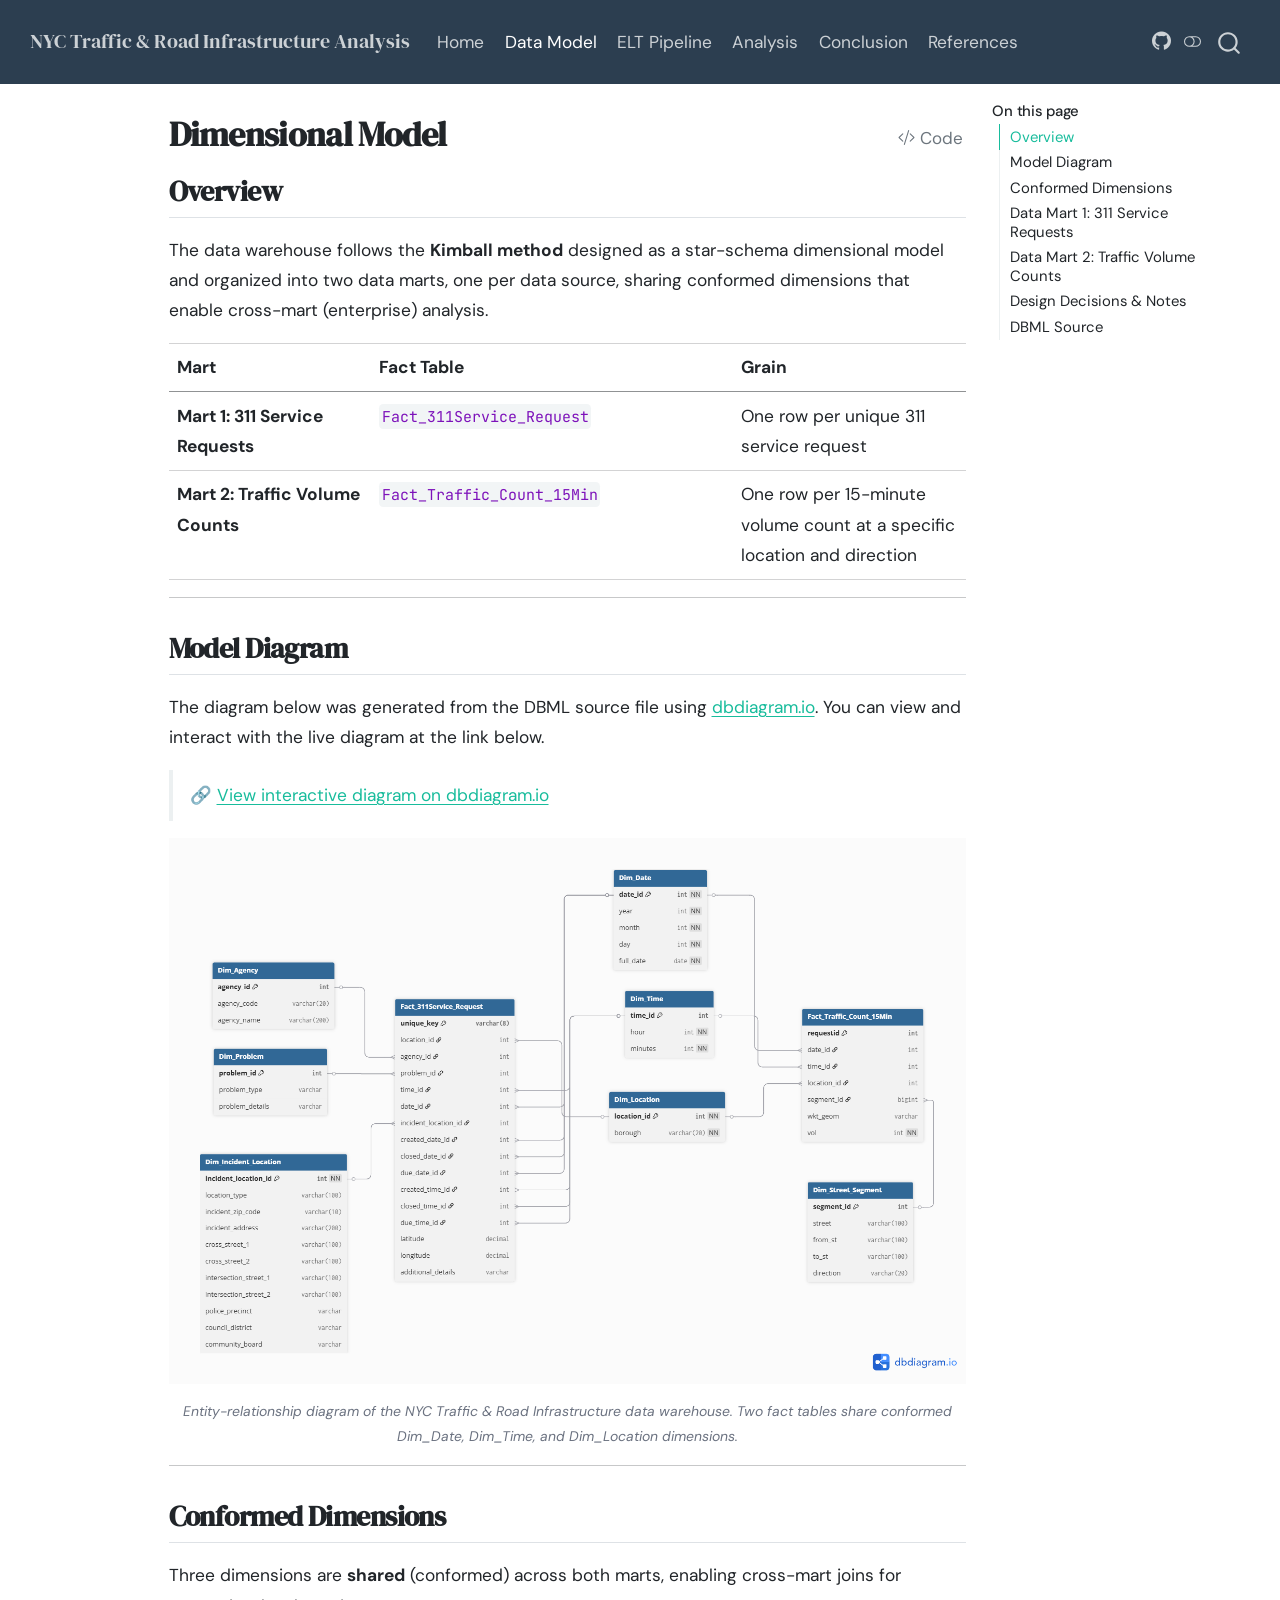
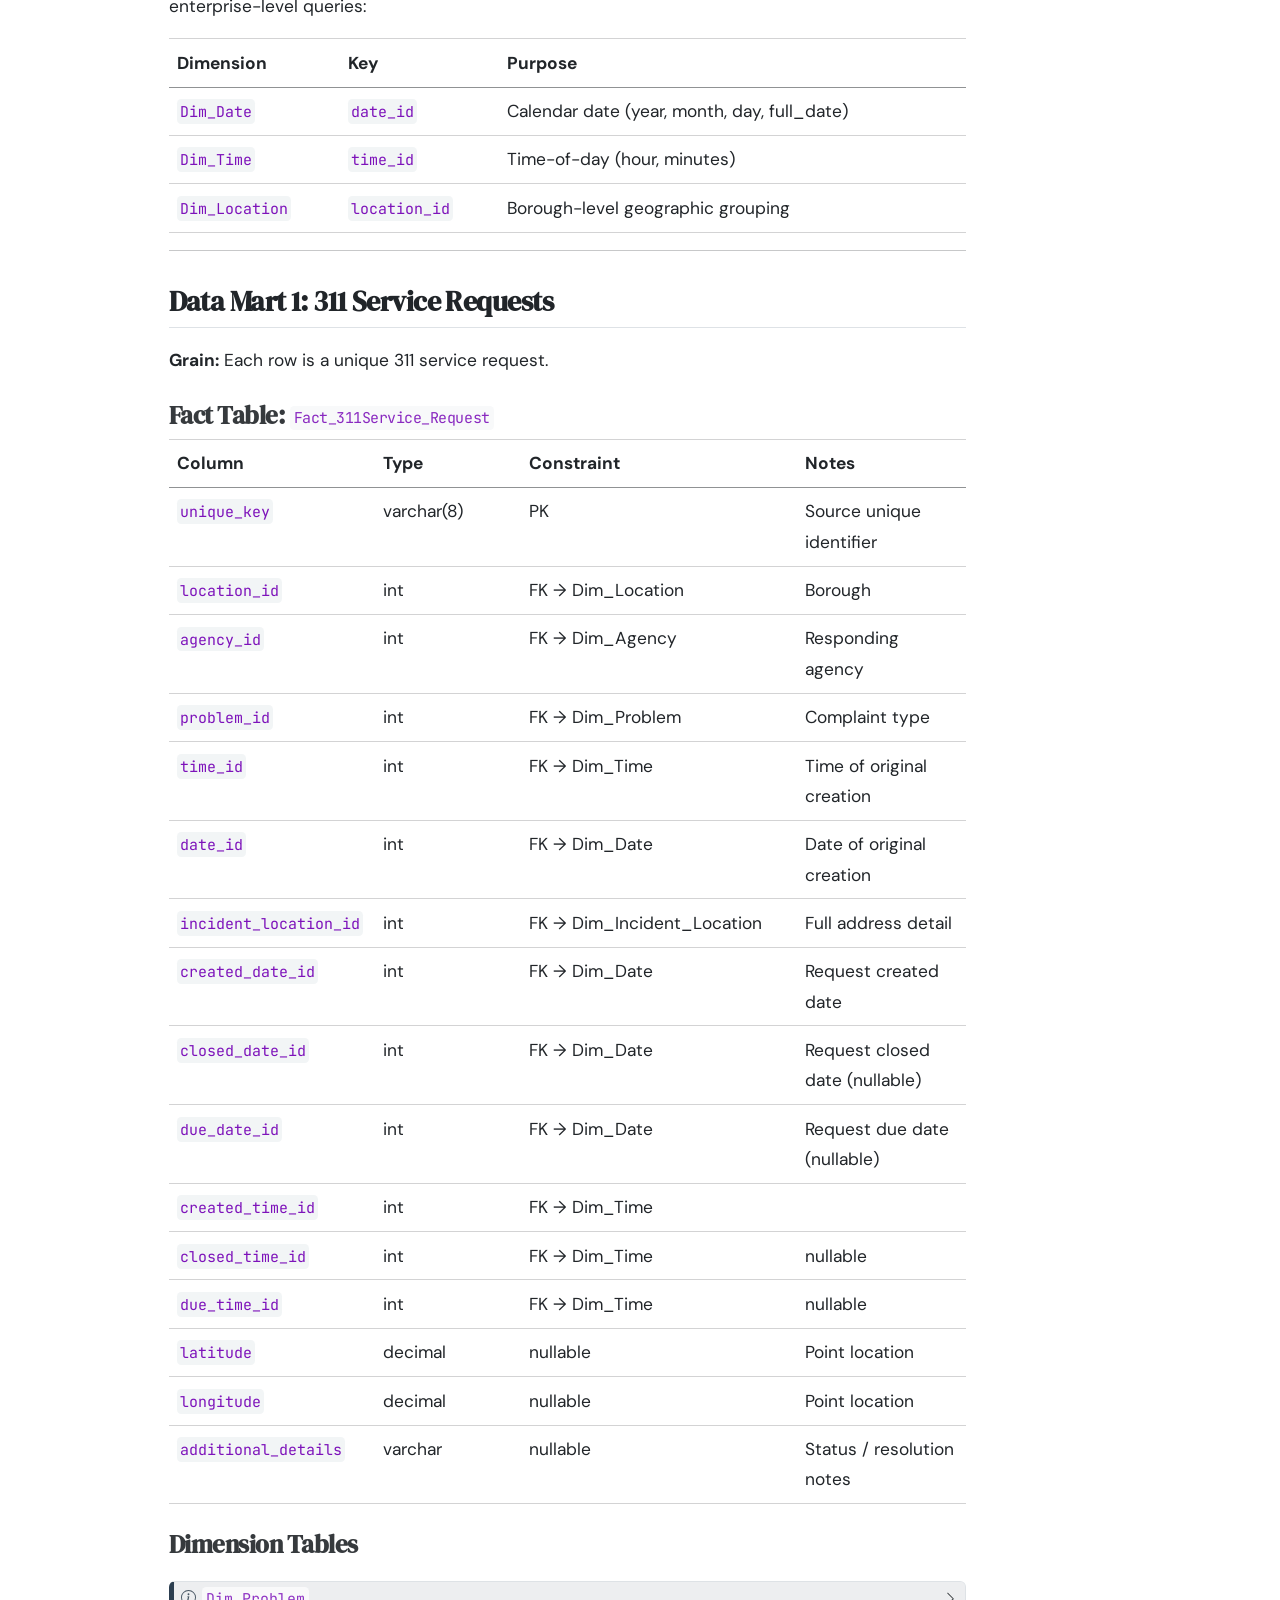
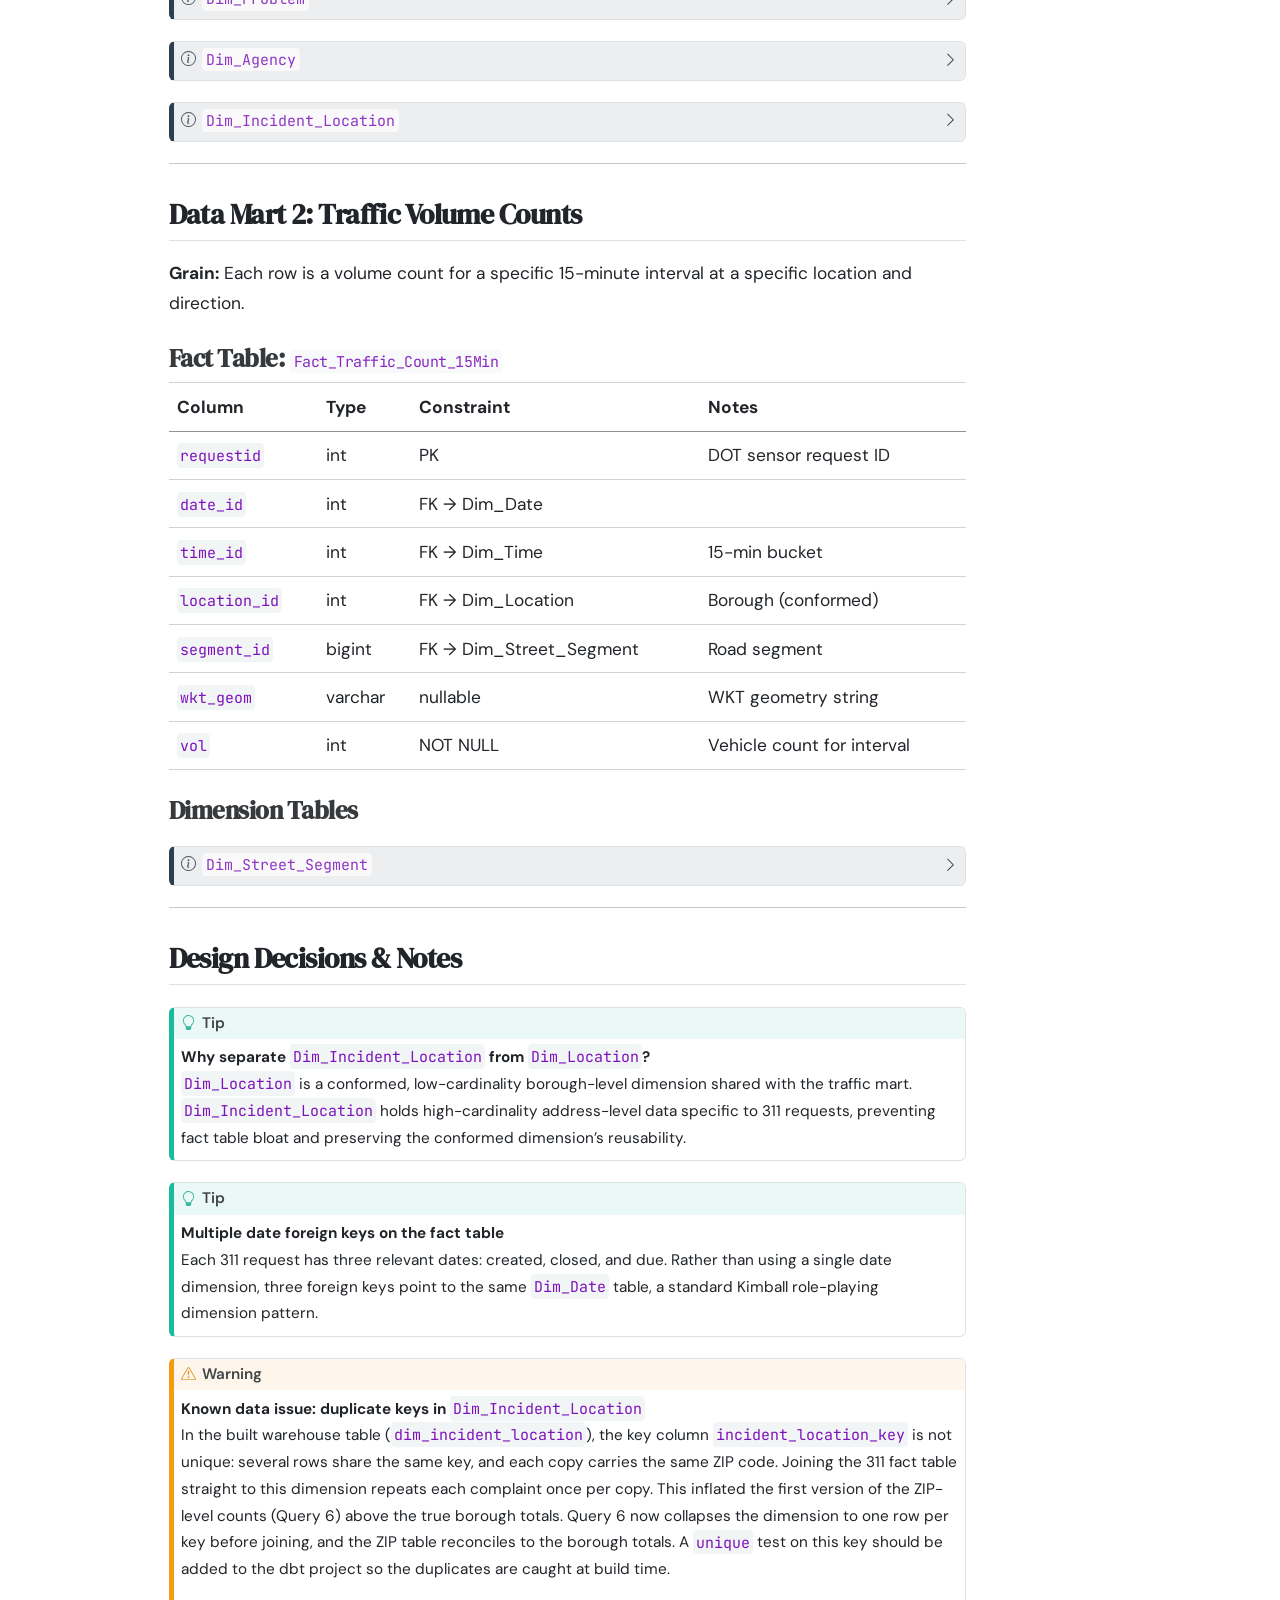
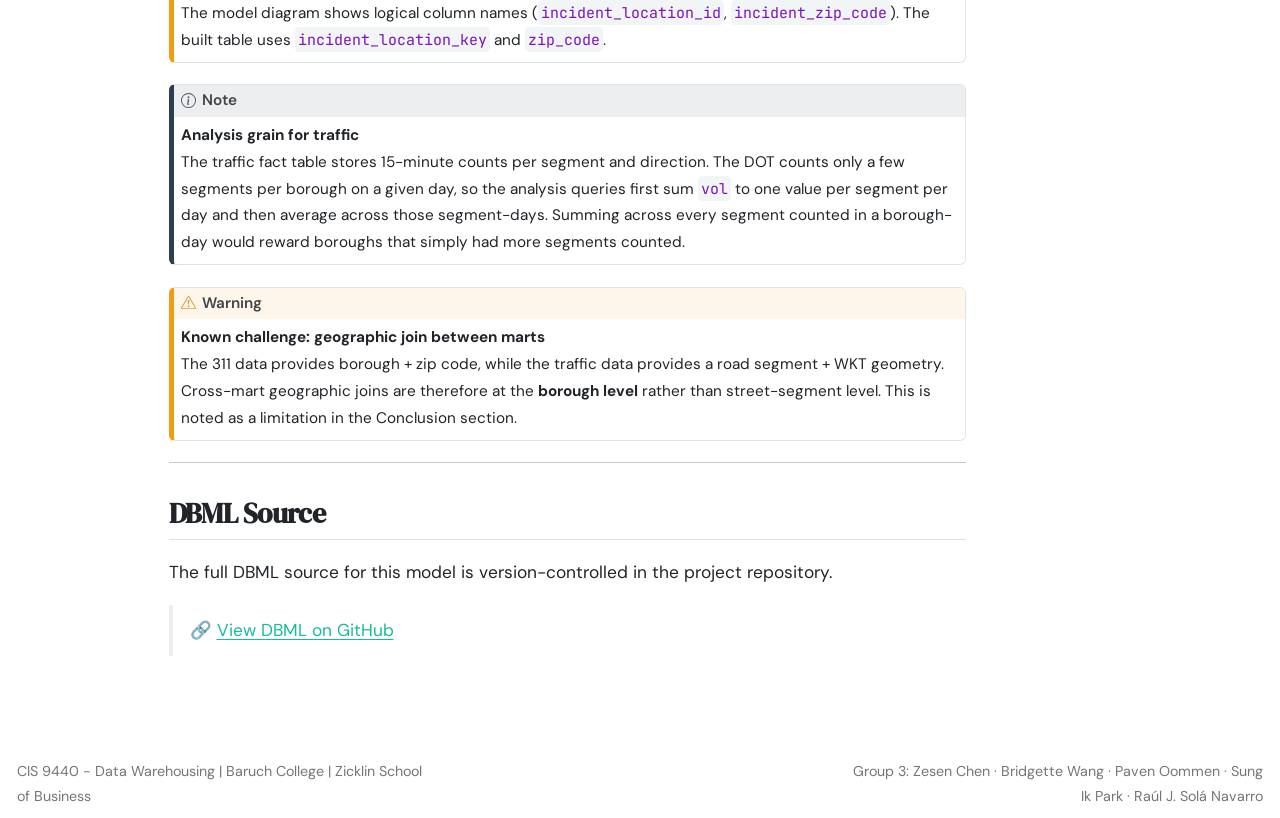
<file: docs/sections/02-dimensional-model.html>
<!DOCTYPE html>
<html xmlns="http://www.w3.org/1999/xhtml" lang="en" xml:lang="en"><head>

<meta charset="utf-8">
<meta name="generator" content="quarto-1.8.27">

<meta name="viewport" content="width=device-width, initial-scale=1.0, user-scalable=yes">


<title>Dimensional Model – NYC Traffic &amp; Road Infrastructure Analysis</title>
<style>
code{white-space: pre-wrap;}
span.smallcaps{font-variant: small-caps;}
div.columns{display: flex; gap: min(4vw, 1.5em);}
div.column{flex: auto; overflow-x: auto;}
div.hanging-indent{margin-left: 1.5em; text-indent: -1.5em;}
ul.task-list{list-style: none;}
ul.task-list li input[type="checkbox"] {
  width: 0.8em;
  margin: 0 0.8em 0.2em -1em; /* quarto-specific, see https://github.com/quarto-dev/quarto-cli/issues/4556 */ 
  vertical-align: middle;
}
/* CSS for syntax highlighting */
html { -webkit-text-size-adjust: 100%; }
pre > code.sourceCode { white-space: pre; position: relative; }
pre > code.sourceCode > span { display: inline-block; line-height: 1.25; }
pre > code.sourceCode > span:empty { height: 1.2em; }
.sourceCode { overflow: visible; }
code.sourceCode > span { color: inherit; text-decoration: inherit; }
div.sourceCode { margin: 1em 0; }
pre.sourceCode { margin: 0; }
@media screen {
div.sourceCode { overflow: auto; }
}
@media print {
pre > code.sourceCode { white-space: pre-wrap; }
pre > code.sourceCode > span { text-indent: -5em; padding-left: 5em; }
}
pre.numberSource code
  { counter-reset: source-line 0; }
pre.numberSource code > span
  { position: relative; left: -4em; counter-increment: source-line; }
pre.numberSource code > span > a:first-child::before
  { content: counter(source-line);
    position: relative; left: -1em; text-align: right; vertical-align: baseline;
    border: none; display: inline-block;
    -webkit-touch-callout: none; -webkit-user-select: none;
    -khtml-user-select: none; -moz-user-select: none;
    -ms-user-select: none; user-select: none;
    padding: 0 4px; width: 4em;
  }
pre.numberSource { margin-left: 3em;  padding-left: 4px; }
div.sourceCode
  {   }
@media screen {
pre > code.sourceCode > span > a:first-child::before { text-decoration: underline; }
}
</style>


<script src="../site_libs/quarto-nav/quarto-nav.js"></script>
<script src="../site_libs/quarto-nav/headroom.min.js"></script>
<script src="../site_libs/clipboard/clipboard.min.js"></script>
<script src="../site_libs/quarto-search/autocomplete.umd.js"></script>
<script src="../site_libs/quarto-search/fuse.min.js"></script>
<script src="../site_libs/quarto-search/quarto-search.js"></script>
<meta name="quarto:offset" content="../">
<link href="../images/favicon.png" rel="icon" type="image/png">
<script src="../site_libs/quarto-html/quarto.js" type="module"></script>
<script src="../site_libs/quarto-html/tabsets/tabsets.js" type="module"></script>
<script src="../site_libs/quarto-html/axe/axe-check.js" type="module"></script>
<script src="../site_libs/quarto-html/popper.min.js"></script>
<script src="../site_libs/quarto-html/tippy.umd.min.js"></script>
<script src="../site_libs/quarto-html/anchor.min.js"></script>
<link href="../site_libs/quarto-html/tippy.css" rel="stylesheet">
<link href="../site_libs/quarto-html/quarto-syntax-highlighting-8b4baf804e461d9b72633f0de59a0cac.css" rel="stylesheet" class="quarto-color-scheme" id="quarto-text-highlighting-styles">
<link href="../site_libs/quarto-html/quarto-syntax-highlighting-dark-f1aadacce99040138bbb613f9330654f.css" rel="stylesheet" class="quarto-color-scheme quarto-color-alternate" id="quarto-text-highlighting-styles">
<link href="../site_libs/quarto-html/quarto-syntax-highlighting-8b4baf804e461d9b72633f0de59a0cac.css" rel="stylesheet" class="quarto-color-scheme-extra" id="quarto-text-highlighting-styles">
<script src="../site_libs/bootstrap/bootstrap.min.js"></script>
<link href="../site_libs/bootstrap/bootstrap-icons.css" rel="stylesheet">
<link href="../site_libs/bootstrap/bootstrap-7c8793e99a21e081e2bb8d69993efb75.min.css" rel="stylesheet" append-hash="true" class="quarto-color-scheme" id="quarto-bootstrap" data-mode="light">
<link href="../site_libs/bootstrap/bootstrap-dark-6c9d4b6e8397689ef559897df4fbe577.min.css" rel="stylesheet" append-hash="true" class="quarto-color-scheme quarto-color-alternate" id="quarto-bootstrap" data-mode="dark">
<link href="../site_libs/bootstrap/bootstrap-7c8793e99a21e081e2bb8d69993efb75.min.css" rel="stylesheet" append-hash="true" class="quarto-color-scheme-extra" id="quarto-bootstrap" data-mode="light">
<script id="quarto-search-options" type="application/json">{
  "location": "navbar",
  "copy-button": false,
  "collapse-after": 3,
  "panel-placement": "end",
  "type": "overlay",
  "limit": 50,
  "keyboard-shortcut": [
    "f",
    "/",
    "s"
  ],
  "show-item-context": false,
  "language": {
    "search-no-results-text": "No results",
    "search-matching-documents-text": "matching documents",
    "search-copy-link-title": "Copy link to search",
    "search-hide-matches-text": "Hide additional matches",
    "search-more-match-text": "more match in this document",
    "search-more-matches-text": "more matches in this document",
    "search-clear-button-title": "Clear",
    "search-text-placeholder": "",
    "search-detached-cancel-button-title": "Cancel",
    "search-submit-button-title": "Submit",
    "search-label": "Search"
  }
}</script>
<style>html{ scroll-behavior: smooth; }</style>


<link rel="stylesheet" href="../styles.css">
</head>

<body class="nav-fixed quarto-light"><script id="quarto-html-before-body" type="application/javascript">
    const toggleBodyColorMode = (bsSheetEl) => {
      const mode = bsSheetEl.getAttribute("data-mode");
      const bodyEl = window.document.querySelector("body");
      if (mode === "dark") {
        bodyEl.classList.add("quarto-dark");
        bodyEl.classList.remove("quarto-light");
      } else {
        bodyEl.classList.add("quarto-light");
        bodyEl.classList.remove("quarto-dark");
      }
    }
    const toggleBodyColorPrimary = () => {
      const bsSheetEl = window.document.querySelector("link#quarto-bootstrap:not([rel=disabled-stylesheet])");
      if (bsSheetEl) {
        toggleBodyColorMode(bsSheetEl);
      }
    }
    const setColorSchemeToggle = (alternate) => {
      const toggles = window.document.querySelectorAll('.quarto-color-scheme-toggle');
      for (let i=0; i < toggles.length; i++) {
        const toggle = toggles[i];
        if (toggle) {
          if (alternate) {
            toggle.classList.add("alternate");
          } else {
            toggle.classList.remove("alternate");
          }
        }
      }
    };
    const toggleColorMode = (alternate) => {
      // Switch the stylesheets
      const primaryStylesheets = window.document.querySelectorAll('link.quarto-color-scheme:not(.quarto-color-alternate)');
      const alternateStylesheets = window.document.querySelectorAll('link.quarto-color-scheme.quarto-color-alternate');
      manageTransitions('#quarto-margin-sidebar .nav-link', false);
      if (alternate) {
        // note: dark is layered on light, we don't disable primary!
        enableStylesheet(alternateStylesheets);
        for (const sheetNode of alternateStylesheets) {
          if (sheetNode.id === "quarto-bootstrap") {
            toggleBodyColorMode(sheetNode);
          }
        }
      } else {
        disableStylesheet(alternateStylesheets);
        enableStylesheet(primaryStylesheets)
        toggleBodyColorPrimary();
      }
      manageTransitions('#quarto-margin-sidebar .nav-link', true);
      // Switch the toggles
      setColorSchemeToggle(alternate)
      // Hack to workaround the fact that safari doesn't
      // properly recolor the scrollbar when toggling (#1455)
      if (navigator.userAgent.indexOf('Safari') > 0 && navigator.userAgent.indexOf('Chrome') == -1) {
        manageTransitions("body", false);
        window.scrollTo(0, 1);
        setTimeout(() => {
          window.scrollTo(0, 0);
          manageTransitions("body", true);
        }, 40);
      }
    }
    const disableStylesheet = (stylesheets) => {
      for (let i=0; i < stylesheets.length; i++) {
        const stylesheet = stylesheets[i];
        stylesheet.rel = 'disabled-stylesheet';
      }
    }
    const enableStylesheet = (stylesheets) => {
      for (let i=0; i < stylesheets.length; i++) {
        const stylesheet = stylesheets[i];
        if(stylesheet.rel !== 'stylesheet') { // for Chrome, which will still FOUC without this check
          stylesheet.rel = 'stylesheet';
        }
      }
    }
    const manageTransitions = (selector, allowTransitions) => {
      const els = window.document.querySelectorAll(selector);
      for (let i=0; i < els.length; i++) {
        const el = els[i];
        if (allowTransitions) {
          el.classList.remove('notransition');
        } else {
          el.classList.add('notransition');
        }
      }
    }
    const isFileUrl = () => {
      return window.location.protocol === 'file:';
    }
    const hasAlternateSentinel = () => {
      let styleSentinel = getColorSchemeSentinel();
      if (styleSentinel !== null) {
        return styleSentinel === "alternate";
      } else {
        return false;
      }
    }
    const setStyleSentinel = (alternate) => {
      const value = alternate ? "alternate" : "default";
      if (!isFileUrl()) {
        window.localStorage.setItem("quarto-color-scheme", value);
      } else {
        localAlternateSentinel = value;
      }
    }
    const getColorSchemeSentinel = () => {
      if (!isFileUrl()) {
        const storageValue = window.localStorage.getItem("quarto-color-scheme");
        return storageValue != null ? storageValue : localAlternateSentinel;
      } else {
        return localAlternateSentinel;
      }
    }
    const toggleGiscusIfUsed = (isAlternate, darkModeDefault) => {
      const baseTheme = document.querySelector('#giscus-base-theme')?.value ?? 'light';
      const alternateTheme = document.querySelector('#giscus-alt-theme')?.value ?? 'dark';
      let newTheme = '';
      if(authorPrefersDark) {
        newTheme = isAlternate ? baseTheme : alternateTheme;
      } else {
        newTheme = isAlternate ? alternateTheme : baseTheme;
      }
      const changeGiscusTheme = () => {
        // From: https://github.com/giscus/giscus/issues/336
        const sendMessage = (message) => {
          const iframe = document.querySelector('iframe.giscus-frame');
          if (!iframe) return;
          iframe.contentWindow.postMessage({ giscus: message }, 'https://giscus.app');
        }
        sendMessage({
          setConfig: {
            theme: newTheme
          }
        });
      }
      const isGiscussLoaded = window.document.querySelector('iframe.giscus-frame') !== null;
      if (isGiscussLoaded) {
        changeGiscusTheme();
      }
    };
    const authorPrefersDark = false;
    const darkModeDefault = authorPrefersDark;
      document.querySelector('link#quarto-text-highlighting-styles.quarto-color-scheme-extra').rel = 'disabled-stylesheet';
      document.querySelector('link#quarto-bootstrap.quarto-color-scheme-extra').rel = 'disabled-stylesheet';
    let localAlternateSentinel = darkModeDefault ? 'alternate' : 'default';
    // Dark / light mode switch
    window.quartoToggleColorScheme = () => {
      // Read the current dark / light value
      let toAlternate = !hasAlternateSentinel();
      toggleColorMode(toAlternate);
      setStyleSentinel(toAlternate);
      toggleGiscusIfUsed(toAlternate, darkModeDefault);
      window.dispatchEvent(new Event('resize'));
    };
    // Switch to dark mode if need be
    if (hasAlternateSentinel()) {
      toggleColorMode(true);
    } else {
      toggleColorMode(false);
    }
  </script>

<div id="quarto-search-results"></div>
  <header id="quarto-header" class="headroom fixed-top">
    <nav class="navbar navbar-expand-lg " data-bs-theme="dark">
      <div class="navbar-container container-fluid">
      <div class="navbar-brand-container mx-auto">
    <a class="navbar-brand" href="../index.html">
    <span class="navbar-title">NYC Traffic &amp; Road Infrastructure Analysis</span>
    </a>
  </div>
            <div id="quarto-search" class="" title="Search"></div>
          <button class="navbar-toggler" type="button" data-bs-toggle="collapse" data-bs-target="#navbarCollapse" aria-controls="navbarCollapse" role="menu" aria-expanded="false" aria-label="Toggle navigation" onclick="if (window.quartoToggleHeadroom) { window.quartoToggleHeadroom(); }">
  <span class="navbar-toggler-icon"></span>
</button>
          <div class="collapse navbar-collapse" id="navbarCollapse">
            <ul class="navbar-nav navbar-nav-scroll me-auto">
  <li class="nav-item">
    <a class="nav-link" href="../index.html"> 
<span class="menu-text">Home</span></a>
  </li>  
  <li class="nav-item">
    <a class="nav-link active" href="../sections/02-dimensional-model.html" aria-current="page"> 
<span class="menu-text">Data Model</span></a>
  </li>  
  <li class="nav-item">
    <a class="nav-link" href="../sections/03-elt-pipeline.html"> 
<span class="menu-text">ELT Pipeline</span></a>
  </li>  
  <li class="nav-item">
    <a class="nav-link" href="../sections/04-analysis.html"> 
<span class="menu-text">Analysis</span></a>
  </li>  
  <li class="nav-item">
    <a class="nav-link" href="../sections/05-conclusion.html"> 
<span class="menu-text">Conclusion</span></a>
  </li>  
  <li class="nav-item">
    <a class="nav-link" href="../sections/06-references.html"> 
<span class="menu-text">References</span></a>
  </li>  
</ul>
            <ul class="navbar-nav navbar-nav-scroll ms-auto">
  <li class="nav-item compact">
    <a class="nav-link" href="https://github.com/RaulSolaNavarro/nyc-analytics-project-rjsn"> <i class="bi bi-github" role="img" aria-label="GitHub">
</i> 
<span class="menu-text"></span></a>
  </li>  
</ul>
          </div> <!-- /navcollapse -->
            <div class="quarto-navbar-tools">
  <a href="" class="quarto-color-scheme-toggle quarto-navigation-tool  px-1" onclick="window.quartoToggleColorScheme(); return false;" title="Toggle dark mode"><i class="bi"></i></a>
</div>
      </div> <!-- /container-fluid -->
    </nav>
</header>
<!-- content -->
<div id="quarto-content" class="quarto-container page-columns page-rows-contents page-layout-article page-navbar">
<!-- sidebar -->
<!-- margin-sidebar -->
    <div id="quarto-margin-sidebar" class="sidebar margin-sidebar">
        <nav id="TOC" role="doc-toc" class="toc-active">
    <h2 id="toc-title">On this page</h2>
   
  <ul>
  <li><a href="#overview" id="toc-overview" class="nav-link active" data-scroll-target="#overview">Overview</a></li>
  <li><a href="#model-diagram" id="toc-model-diagram" class="nav-link" data-scroll-target="#model-diagram">Model Diagram</a></li>
  <li><a href="#conformed-dimensions" id="toc-conformed-dimensions" class="nav-link" data-scroll-target="#conformed-dimensions">Conformed Dimensions</a></li>
  <li><a href="#data-mart-1-311-service-requests" id="toc-data-mart-1-311-service-requests" class="nav-link" data-scroll-target="#data-mart-1-311-service-requests">Data Mart 1: 311 Service Requests</a>
  <ul class="collapse">
  <li><a href="#fact-table-fact_311service_request" id="toc-fact-table-fact_311service_request" class="nav-link" data-scroll-target="#fact-table-fact_311service_request">Fact Table: <code>Fact_311Service_Request</code></a></li>
  <li><a href="#dimension-tables" id="toc-dimension-tables" class="nav-link" data-scroll-target="#dimension-tables">Dimension Tables</a></li>
  </ul></li>
  <li><a href="#data-mart-2-traffic-volume-counts" id="toc-data-mart-2-traffic-volume-counts" class="nav-link" data-scroll-target="#data-mart-2-traffic-volume-counts">Data Mart 2: Traffic Volume Counts</a>
  <ul class="collapse">
  <li><a href="#fact-table-fact_traffic_count_15min" id="toc-fact-table-fact_traffic_count_15min" class="nav-link" data-scroll-target="#fact-table-fact_traffic_count_15min">Fact Table: <code>Fact_Traffic_Count_15Min</code></a></li>
  <li><a href="#dimension-tables-1" id="toc-dimension-tables-1" class="nav-link" data-scroll-target="#dimension-tables-1">Dimension Tables</a></li>
  </ul></li>
  <li><a href="#design-decisions-notes" id="toc-design-decisions-notes" class="nav-link" data-scroll-target="#design-decisions-notes">Design Decisions &amp; Notes</a></li>
  <li><a href="#dbml-source" id="toc-dbml-source" class="nav-link" data-scroll-target="#dbml-source">DBML Source</a></li>
  </ul>
</nav>
    </div>
<!-- main -->
<main class="content" id="quarto-document-content">


<header id="title-block-header" class="quarto-title-block default">
<div class="quarto-title">
<div class="quarto-title-block"><div><h1 class="title">Dimensional Model</h1><button type="button" class="btn code-tools-button" id="quarto-code-tools-source"><i class="bi"></i> Code</button></div></div>
</div>



<div class="quarto-title-meta">

    
  
    
  </div>
  


</header>


<section id="overview" class="level2">
<h2 class="anchored" data-anchor-id="overview">Overview</h2>
<p>The data warehouse follows the <strong>Kimball method</strong> designed as a star-schema dimensional model and organized into two data marts, one per data source, sharing conformed dimensions that enable cross-mart (enterprise) analysis.</p>
<table class="caption-top table">
<colgroup>
<col style="width: 25%">
<col style="width: 45%">
<col style="width: 29%">
</colgroup>
<thead>
<tr class="header">
<th>Mart</th>
<th>Fact Table</th>
<th>Grain</th>
</tr>
</thead>
<tbody>
<tr class="odd">
<td><strong>Mart 1: 311 Service Requests</strong></td>
<td><code>Fact_311Service_Request</code></td>
<td>One row per unique 311 service request</td>
</tr>
<tr class="even">
<td><strong>Mart 2: Traffic Volume Counts</strong></td>
<td><code>Fact_Traffic_Count_15Min</code></td>
<td>One row per 15-minute volume count at a specific location and direction</td>
</tr>
</tbody>
</table>
<hr>
</section>
<section id="model-diagram" class="level2">
<h2 class="anchored" data-anchor-id="model-diagram">Model Diagram</h2>
<p>The diagram below was generated from the DBML source file using <a href="https://dbdiagram.io">dbdiagram.io</a>. You can view and interact with the live diagram at the link below.</p>
<blockquote class="blockquote">
<p>🔗 <strong><a href="https://dbdiagram.io/d/CIS_9440UTA_group_3_milestone2_model_draft-699f4497bd82f5fce2d6e534">View interactive diagram on dbdiagram.io</a></strong></p>
</blockquote>
<div class="quarto-figure quarto-figure-center">
<figure class="figure">
<p><img src="../images/erd-diagram.png" class="img-fluid figure-img" alt="ERD diagram showing two star schemas connected via conformed dimensions"></p>
<figcaption>Entity-relationship diagram of the NYC Traffic &amp; Road Infrastructure data warehouse. Two fact tables share conformed Dim_Date, Dim_Time, and Dim_Location dimensions.</figcaption>
</figure>
</div>
<hr>
</section>
<section id="conformed-dimensions" class="level2">
<h2 class="anchored" data-anchor-id="conformed-dimensions">Conformed Dimensions</h2>
<p>Three dimensions are <strong>shared</strong> (conformed) across both marts, enabling cross-mart joins for enterprise-level queries:</p>
<table class="caption-top table">
<thead>
<tr class="header">
<th>Dimension</th>
<th>Key</th>
<th>Purpose</th>
</tr>
</thead>
<tbody>
<tr class="odd">
<td><code>Dim_Date</code></td>
<td><code>date_id</code></td>
<td>Calendar date (year, month, day, full_date)</td>
</tr>
<tr class="even">
<td><code>Dim_Time</code></td>
<td><code>time_id</code></td>
<td>Time-of-day (hour, minutes)</td>
</tr>
<tr class="odd">
<td><code>Dim_Location</code></td>
<td><code>location_id</code></td>
<td>Borough-level geographic grouping</td>
</tr>
</tbody>
</table>
<hr>
</section>
<section id="data-mart-1-311-service-requests" class="level2">
<h2 class="anchored" data-anchor-id="data-mart-1-311-service-requests">Data Mart 1: 311 Service Requests</h2>
<p><strong>Grain:</strong> Each row is a unique 311 service request.</p>
<section id="fact-table-fact_311service_request" class="level3">
<h3 class="anchored" data-anchor-id="fact-table-fact_311service_request">Fact Table: <code>Fact_311Service_Request</code></h3>
<table class="caption-top table">
<colgroup>
<col style="width: 25%">
<col style="width: 18%">
<col style="width: 34%">
<col style="width: 21%">
</colgroup>
<thead>
<tr class="header">
<th>Column</th>
<th>Type</th>
<th>Constraint</th>
<th>Notes</th>
</tr>
</thead>
<tbody>
<tr class="odd">
<td><code>unique_key</code></td>
<td>varchar(8)</td>
<td>PK</td>
<td>Source unique identifier</td>
</tr>
<tr class="even">
<td><code>location_id</code></td>
<td>int</td>
<td>FK → Dim_Location</td>
<td>Borough</td>
</tr>
<tr class="odd">
<td><code>agency_id</code></td>
<td>int</td>
<td>FK → Dim_Agency</td>
<td>Responding agency</td>
</tr>
<tr class="even">
<td><code>problem_id</code></td>
<td>int</td>
<td>FK → Dim_Problem</td>
<td>Complaint type</td>
</tr>
<tr class="odd">
<td><code>time_id</code></td>
<td>int</td>
<td>FK → Dim_Time</td>
<td>Time of original creation</td>
</tr>
<tr class="even">
<td><code>date_id</code></td>
<td>int</td>
<td>FK → Dim_Date</td>
<td>Date of original creation</td>
</tr>
<tr class="odd">
<td><code>incident_location_id</code></td>
<td>int</td>
<td>FK → Dim_Incident_Location</td>
<td>Full address detail</td>
</tr>
<tr class="even">
<td><code>created_date_id</code></td>
<td>int</td>
<td>FK → Dim_Date</td>
<td>Request created date</td>
</tr>
<tr class="odd">
<td><code>closed_date_id</code></td>
<td>int</td>
<td>FK → Dim_Date</td>
<td>Request closed date (nullable)</td>
</tr>
<tr class="even">
<td><code>due_date_id</code></td>
<td>int</td>
<td>FK → Dim_Date</td>
<td>Request due date (nullable)</td>
</tr>
<tr class="odd">
<td><code>created_time_id</code></td>
<td>int</td>
<td>FK → Dim_Time</td>
<td></td>
</tr>
<tr class="even">
<td><code>closed_time_id</code></td>
<td>int</td>
<td>FK → Dim_Time</td>
<td>nullable</td>
</tr>
<tr class="odd">
<td><code>due_time_id</code></td>
<td>int</td>
<td>FK → Dim_Time</td>
<td>nullable</td>
</tr>
<tr class="even">
<td><code>latitude</code></td>
<td>decimal</td>
<td>nullable</td>
<td>Point location</td>
</tr>
<tr class="odd">
<td><code>longitude</code></td>
<td>decimal</td>
<td>nullable</td>
<td>Point location</td>
</tr>
<tr class="even">
<td><code>additional_details</code></td>
<td>varchar</td>
<td>nullable</td>
<td>Status / resolution notes</td>
</tr>
</tbody>
</table>
</section>
<section id="dimension-tables" class="level3">
<h3 class="anchored" data-anchor-id="dimension-tables">Dimension Tables</h3>
<div class="callout callout-style-default callout-note callout-titled">
<div class="callout-header d-flex align-content-center collapsed" data-bs-toggle="collapse" data-bs-target=".callout-1-contents" aria-controls="callout-1" aria-expanded="false" aria-label="Toggle callout">
<div class="callout-icon-container">
<i class="callout-icon"></i>
</div>
<div class="callout-title-container flex-fill">
<span class="screen-reader-only">Note</span><code>Dim_Problem</code>
</div>
<div class="callout-btn-toggle d-inline-block border-0 py-1 ps-1 pe-0 float-end"><i class="callout-toggle"></i></div>
</div>
<div id="callout-1" class="callout-1-contents callout-collapse collapse">
<div class="callout-body-container callout-body">
<p>Stores the complaint type and any sub-type details. Reduces cardinality vs.&nbsp;storing free-text directly on the fact table.</p>
<table class="caption-top table">
<colgroup>
<col style="width: 32%">
<col style="width: 24%">
<col style="width: 44%">
</colgroup>
<thead>
<tr class="header">
<th>Column</th>
<th>Type</th>
<th>Constraint</th>
</tr>
</thead>
<tbody>
<tr class="odd">
<td><code>problem_id</code></td>
<td>int</td>
<td>PK</td>
</tr>
<tr class="even">
<td><code>problem_type</code></td>
<td>varchar</td>
<td>e.g.&nbsp;“Street Condition”, “Street Light Condition”</td>
</tr>
<tr class="odd">
<td><code>problem_details</code></td>
<td>varchar</td>
<td>nullable sub-type</td>
</tr>
</tbody>
</table>
</div>
</div>
</div>
<div class="callout callout-style-default callout-note callout-titled">
<div class="callout-header d-flex align-content-center collapsed" data-bs-toggle="collapse" data-bs-target=".callout-2-contents" aria-controls="callout-2" aria-expanded="false" aria-label="Toggle callout">
<div class="callout-icon-container">
<i class="callout-icon"></i>
</div>
<div class="callout-title-container flex-fill">
<span class="screen-reader-only">Note</span><code>Dim_Agency</code>
</div>
<div class="callout-btn-toggle d-inline-block border-0 py-1 ps-1 pe-0 float-end"><i class="callout-toggle"></i></div>
</div>
<div id="callout-2" class="callout-2-contents callout-collapse collapse">
<div class="callout-body-container callout-body">
<table class="caption-top table">
<thead>
<tr class="header">
<th>Column</th>
<th>Type</th>
</tr>
</thead>
<tbody>
<tr class="odd">
<td><code>agency_id</code></td>
<td>int PK</td>
</tr>
<tr class="even">
<td><code>agency_code</code></td>
<td>varchar(20) e.g.&nbsp;“DOT”</td>
</tr>
<tr class="odd">
<td><code>agency_name</code></td>
<td>varchar(200) full name</td>
</tr>
</tbody>
</table>
</div>
</div>
</div>
<div class="callout callout-style-default callout-note callout-titled">
<div class="callout-header d-flex align-content-center collapsed" data-bs-toggle="collapse" data-bs-target=".callout-3-contents" aria-controls="callout-3" aria-expanded="false" aria-label="Toggle callout">
<div class="callout-icon-container">
<i class="callout-icon"></i>
</div>
<div class="callout-title-container flex-fill">
<span class="screen-reader-only">Note</span><code>Dim_Incident_Location</code>
</div>
<div class="callout-btn-toggle d-inline-block border-0 py-1 ps-1 pe-0 float-end"><i class="callout-toggle"></i></div>
</div>
<div id="callout-3" class="callout-3-contents callout-collapse collapse">
<div class="callout-body-container callout-body">
<p>High-cardinality address data kept in a separate dimension to avoid bloating the fact table. Includes zip code (used in choropleth map analysis), cross streets, precinct, council district, and community board.</p>
<table class="caption-top table">
<thead>
<tr class="header">
<th>Column</th>
<th>Type</th>
<th>Notes</th>
</tr>
</thead>
<tbody>
<tr class="odd">
<td><code>incident_location_id</code></td>
<td>int PK</td>
<td></td>
</tr>
<tr class="even">
<td><code>location_type</code></td>
<td>varchar(100)</td>
<td>nullable</td>
</tr>
<tr class="odd">
<td><code>incident_zip_code</code></td>
<td>varchar(10)</td>
<td>used in zip-level analysis</td>
</tr>
<tr class="even">
<td><code>incident_address</code></td>
<td>varchar(200)</td>
<td>high-cardinality; nullable</td>
</tr>
<tr class="odd">
<td><code>cross_street_1/2</code></td>
<td>varchar(100)</td>
<td></td>
</tr>
<tr class="even">
<td><code>intersection_street_1/2</code></td>
<td>varchar(100)</td>
<td></td>
</tr>
<tr class="odd">
<td><code>police_precinct</code></td>
<td>varchar</td>
<td></td>
</tr>
<tr class="even">
<td><code>council_district</code></td>
<td>varchar</td>
<td></td>
</tr>
<tr class="odd">
<td><code>community_board</code></td>
<td>varchar</td>
<td></td>
</tr>
</tbody>
</table>
</div>
</div>
</div>
<hr>
</section>
</section>
<section id="data-mart-2-traffic-volume-counts" class="level2">
<h2 class="anchored" data-anchor-id="data-mart-2-traffic-volume-counts">Data Mart 2: Traffic Volume Counts</h2>
<p><strong>Grain:</strong> Each row is a volume count for a specific 15-minute interval at a specific location and direction.</p>
<section id="fact-table-fact_traffic_count_15min" class="level3">
<h3 class="anchored" data-anchor-id="fact-table-fact_traffic_count_15min">Fact Table: <code>Fact_Traffic_Count_15Min</code></h3>
<table class="caption-top table">
<thead>
<tr class="header">
<th>Column</th>
<th>Type</th>
<th>Constraint</th>
<th>Notes</th>
</tr>
</thead>
<tbody>
<tr class="odd">
<td><code>requestid</code></td>
<td>int</td>
<td>PK</td>
<td>DOT sensor request ID</td>
</tr>
<tr class="even">
<td><code>date_id</code></td>
<td>int</td>
<td>FK → Dim_Date</td>
<td></td>
</tr>
<tr class="odd">
<td><code>time_id</code></td>
<td>int</td>
<td>FK → Dim_Time</td>
<td>15-min bucket</td>
</tr>
<tr class="even">
<td><code>location_id</code></td>
<td>int</td>
<td>FK → Dim_Location</td>
<td>Borough (conformed)</td>
</tr>
<tr class="odd">
<td><code>segment_id</code></td>
<td>bigint</td>
<td>FK → Dim_Street_Segment</td>
<td>Road segment</td>
</tr>
<tr class="even">
<td><code>wkt_geom</code></td>
<td>varchar</td>
<td>nullable</td>
<td>WKT geometry string</td>
</tr>
<tr class="odd">
<td><code>vol</code></td>
<td>int</td>
<td>NOT NULL</td>
<td>Vehicle count for interval</td>
</tr>
</tbody>
</table>
</section>
<section id="dimension-tables-1" class="level3">
<h3 class="anchored" data-anchor-id="dimension-tables-1">Dimension Tables</h3>
<div class="callout callout-style-default callout-note callout-titled">
<div class="callout-header d-flex align-content-center collapsed" data-bs-toggle="collapse" data-bs-target=".callout-4-contents" aria-controls="callout-4" aria-expanded="false" aria-label="Toggle callout">
<div class="callout-icon-container">
<i class="callout-icon"></i>
</div>
<div class="callout-title-container flex-fill">
<span class="screen-reader-only">Note</span><code>Dim_Street_Segment</code>
</div>
<div class="callout-btn-toggle d-inline-block border-0 py-1 ps-1 pe-0 float-end"><i class="callout-toggle"></i></div>
</div>
<div id="callout-4" class="callout-4-contents callout-collapse collapse">
<div class="callout-body-container callout-body">
<p>Captures the specific road segment where the sensor is located, including direction of travel.</p>
<table class="caption-top table">
<thead>
<tr class="header">
<th>Column</th>
<th>Type</th>
</tr>
</thead>
<tbody>
<tr class="odd">
<td><code>segment_id</code></td>
<td>int PK</td>
</tr>
<tr class="even">
<td><code>street</code></td>
<td>varchar(100)</td>
</tr>
<tr class="odd">
<td><code>from_st</code></td>
<td>varchar(100)</td>
</tr>
<tr class="even">
<td><code>to_st</code></td>
<td>varchar(100)</td>
</tr>
<tr class="odd">
<td><code>direction</code></td>
<td>varchar(20) e.g.&nbsp;“NB”, “SB”</td>
</tr>
</tbody>
</table>
</div>
</div>
</div>
<hr>
</section>
</section>
<section id="design-decisions-notes" class="level2">
<h2 class="anchored" data-anchor-id="design-decisions-notes">Design Decisions &amp; Notes</h2>
<div class="callout callout-style-default callout-tip callout-titled">
<div class="callout-header d-flex align-content-center">
<div class="callout-icon-container">
<i class="callout-icon"></i>
</div>
<div class="callout-title-container flex-fill">
Tip
</div>
</div>
<div class="callout-body-container callout-body">
<p><strong>Why separate <code>Dim_Incident_Location</code> from <code>Dim_Location</code>?</strong><br>
<code>Dim_Location</code> is a conformed, low-cardinality borough-level dimension shared with the traffic mart. <code>Dim_Incident_Location</code> holds high-cardinality address-level data specific to 311 requests, preventing fact table bloat and preserving the conformed dimension’s reusability.</p>
</div>
</div>
<div class="callout callout-style-default callout-tip callout-titled">
<div class="callout-header d-flex align-content-center">
<div class="callout-icon-container">
<i class="callout-icon"></i>
</div>
<div class="callout-title-container flex-fill">
Tip
</div>
</div>
<div class="callout-body-container callout-body">
<p><strong>Multiple date foreign keys on the fact table</strong><br>
Each 311 request has three relevant dates: created, closed, and due. Rather than using a single date dimension, three foreign keys point to the same <code>Dim_Date</code> table, a standard Kimball role-playing dimension pattern.</p>
</div>
</div>
<div class="callout callout-style-default callout-warning callout-titled">
<div class="callout-header d-flex align-content-center">
<div class="callout-icon-container">
<i class="callout-icon"></i>
</div>
<div class="callout-title-container flex-fill">
Warning
</div>
</div>
<div class="callout-body-container callout-body">
<p><strong>Known data issue: duplicate keys in <code>Dim_Incident_Location</code></strong><br>
In the built warehouse table (<code>dim_incident_location</code>), the key column <code>incident_location_key</code> is not unique: several rows share the same key, and each copy carries the same ZIP code. Joining the 311 fact table straight to this dimension repeats each complaint once per copy. This inflated the first version of the ZIP-level counts (Query 6) above the true borough totals. Query 6 now collapses the dimension to one row per key before joining, and the ZIP table reconciles to the borough totals. A <code>unique</code> test on this key should be added to the dbt project so the duplicates are caught at build time.</p>
<p>The model diagram shows logical column names (<code>incident_location_id</code>, <code>incident_zip_code</code>). The built table uses <code>incident_location_key</code> and <code>zip_code</code>.</p>
</div>
</div>
<div class="callout callout-style-default callout-note callout-titled">
<div class="callout-header d-flex align-content-center">
<div class="callout-icon-container">
<i class="callout-icon"></i>
</div>
<div class="callout-title-container flex-fill">
Note
</div>
</div>
<div class="callout-body-container callout-body">
<p><strong>Analysis grain for traffic</strong><br>
The traffic fact table stores 15-minute counts per segment and direction. The DOT counts only a few segments per borough on a given day, so the analysis queries first sum <code>vol</code> to one value per segment per day and then average across those segment-days. Summing across every segment counted in a borough-day would reward boroughs that simply had more segments counted.</p>
</div>
</div>
<div class="callout callout-style-default callout-warning callout-titled">
<div class="callout-header d-flex align-content-center">
<div class="callout-icon-container">
<i class="callout-icon"></i>
</div>
<div class="callout-title-container flex-fill">
Warning
</div>
</div>
<div class="callout-body-container callout-body">
<p><strong>Known challenge: geographic join between marts</strong><br>
The 311 data provides borough + zip code, while the traffic data provides a road segment + WKT geometry. Cross-mart geographic joins are therefore at the <strong>borough level</strong> rather than street-segment level. This is noted as a limitation in the Conclusion section.</p>
</div>
</div>
<hr>
</section>
<section id="dbml-source" class="level2">
<h2 class="anchored" data-anchor-id="dbml-source">DBML Source</h2>
<p>The full DBML source for this model is version-controlled in the project repository.</p>
<blockquote class="blockquote">
<p>🔗 <strong><a href="https://github.com/RaulSolaNavarro/nyc-analytics-project-rjsn/blob/main/models/group_3_project/CIS_9440UTA_group_3_milestone3_model_final.dbml">View DBML on GitHub</a></strong></p>
</blockquote>


<!-- -->

</section>

</main> <!-- /main -->
<script id="quarto-html-after-body" type="application/javascript">
  window.document.addEventListener("DOMContentLoaded", function (event) {
    // Ensure there is a toggle, if there isn't float one in the top right
    if (window.document.querySelector('.quarto-color-scheme-toggle') === null) {
      const a = window.document.createElement('a');
      a.classList.add('top-right');
      a.classList.add('quarto-color-scheme-toggle');
      a.href = "";
      a.onclick = function() { try { window.quartoToggleColorScheme(); } catch {} return false; };
      const i = window.document.createElement("i");
      i.classList.add('bi');
      a.appendChild(i);
      window.document.body.appendChild(a);
    }
    setColorSchemeToggle(hasAlternateSentinel())
    const icon = "";
    const anchorJS = new window.AnchorJS();
    anchorJS.options = {
      placement: 'right',
      icon: icon
    };
    anchorJS.add('.anchored');
    const isCodeAnnotation = (el) => {
      for (const clz of el.classList) {
        if (clz.startsWith('code-annotation-')) {                     
          return true;
        }
      }
      return false;
    }
    const onCopySuccess = function(e) {
      // button target
      const button = e.trigger;
      // don't keep focus
      button.blur();
      // flash "checked"
      button.classList.add('code-copy-button-checked');
      var currentTitle = button.getAttribute("title");
      button.setAttribute("title", "Copied!");
      let tooltip;
      if (window.bootstrap) {
        button.setAttribute("data-bs-toggle", "tooltip");
        button.setAttribute("data-bs-placement", "left");
        button.setAttribute("data-bs-title", "Copied!");
        tooltip = new bootstrap.Tooltip(button, 
          { trigger: "manual", 
            customClass: "code-copy-button-tooltip",
            offset: [0, -8]});
        tooltip.show();    
      }
      setTimeout(function() {
        if (tooltip) {
          tooltip.hide();
          button.removeAttribute("data-bs-title");
          button.removeAttribute("data-bs-toggle");
          button.removeAttribute("data-bs-placement");
        }
        button.setAttribute("title", currentTitle);
        button.classList.remove('code-copy-button-checked');
      }, 1000);
      // clear code selection
      e.clearSelection();
    }
    const getTextToCopy = function(trigger) {
      const outerScaffold = trigger.parentElement.cloneNode(true);
      const codeEl = outerScaffold.querySelector('code');
      for (const childEl of codeEl.children) {
        if (isCodeAnnotation(childEl)) {
          childEl.remove();
        }
      }
      return codeEl.innerText;
    }
    const clipboard = new window.ClipboardJS('.code-copy-button:not([data-in-quarto-modal])', {
      text: getTextToCopy
    });
    clipboard.on('success', onCopySuccess);
    if (window.document.getElementById('quarto-embedded-source-code-modal')) {
      const clipboardModal = new window.ClipboardJS('.code-copy-button[data-in-quarto-modal]', {
        text: getTextToCopy,
        container: window.document.getElementById('quarto-embedded-source-code-modal')
      });
      clipboardModal.on('success', onCopySuccess);
    }
    const viewSource = window.document.getElementById('quarto-view-source') ||
                       window.document.getElementById('quarto-code-tools-source');
    if (viewSource) {
      const sourceUrl = viewSource.getAttribute("data-quarto-source-url");
      viewSource.addEventListener("click", function(e) {
        if (sourceUrl) {
          // rstudio viewer pane
          if (/\bcapabilities=\b/.test(window.location)) {
            window.open(sourceUrl);
          } else {
            window.location.href = sourceUrl;
          }
        } else {
          const modal = new bootstrap.Modal(document.getElementById('quarto-embedded-source-code-modal'));
          modal.show();
        }
        return false;
      });
    }
    function toggleCodeHandler(show) {
      return function(e) {
        const detailsSrc = window.document.querySelectorAll(".cell > details > .sourceCode");
        for (let i=0; i<detailsSrc.length; i++) {
          const details = detailsSrc[i].parentElement;
          if (show) {
            details.open = true;
          } else {
            details.removeAttribute("open");
          }
        }
        const cellCodeDivs = window.document.querySelectorAll(".cell > .sourceCode");
        const fromCls = show ? "hidden" : "unhidden";
        const toCls = show ? "unhidden" : "hidden";
        for (let i=0; i<cellCodeDivs.length; i++) {
          const codeDiv = cellCodeDivs[i];
          if (codeDiv.classList.contains(fromCls)) {
            codeDiv.classList.remove(fromCls);
            codeDiv.classList.add(toCls);
          } 
        }
        return false;
      }
    }
    const hideAllCode = window.document.getElementById("quarto-hide-all-code");
    if (hideAllCode) {
      hideAllCode.addEventListener("click", toggleCodeHandler(false));
    }
    const showAllCode = window.document.getElementById("quarto-show-all-code");
    if (showAllCode) {
      showAllCode.addEventListener("click", toggleCodeHandler(true));
    }
      var localhostRegex = new RegExp(/^(?:http|https):\/\/localhost\:?[0-9]*\//);
      var mailtoRegex = new RegExp(/^mailto:/);
        var filterRegex = new RegExp('/' + window.location.host + '/');
      var isInternal = (href) => {
          return filterRegex.test(href) || localhostRegex.test(href) || mailtoRegex.test(href);
      }
      // Inspect non-navigation links and adorn them if external
     var links = window.document.querySelectorAll('a[href]:not(.nav-link):not(.navbar-brand):not(.toc-action):not(.sidebar-link):not(.sidebar-item-toggle):not(.pagination-link):not(.no-external):not([aria-hidden]):not(.dropdown-item):not(.quarto-navigation-tool):not(.about-link)');
      for (var i=0; i<links.length; i++) {
        const link = links[i];
        if (!isInternal(link.href)) {
          // undo the damage that might have been done by quarto-nav.js in the case of
          // links that we want to consider external
          if (link.dataset.originalHref !== undefined) {
            link.href = link.dataset.originalHref;
          }
        }
      }
    function tippyHover(el, contentFn, onTriggerFn, onUntriggerFn) {
      const config = {
        allowHTML: true,
        maxWidth: 500,
        delay: 100,
        arrow: false,
        appendTo: function(el) {
            return el.parentElement;
        },
        interactive: true,
        interactiveBorder: 10,
        theme: 'quarto',
        placement: 'bottom-start',
      };
      if (contentFn) {
        config.content = contentFn;
      }
      if (onTriggerFn) {
        config.onTrigger = onTriggerFn;
      }
      if (onUntriggerFn) {
        config.onUntrigger = onUntriggerFn;
      }
      window.tippy(el, config); 
    }
    const noterefs = window.document.querySelectorAll('a[role="doc-noteref"]');
    for (var i=0; i<noterefs.length; i++) {
      const ref = noterefs[i];
      tippyHover(ref, function() {
        // use id or data attribute instead here
        let href = ref.getAttribute('data-footnote-href') || ref.getAttribute('href');
        try { href = new URL(href).hash; } catch {}
        const id = href.replace(/^#\/?/, "");
        const note = window.document.getElementById(id);
        if (note) {
          return note.innerHTML;
        } else {
          return "";
        }
      });
    }
    const xrefs = window.document.querySelectorAll('a.quarto-xref');
    const processXRef = (id, note) => {
      // Strip column container classes
      const stripColumnClz = (el) => {
        el.classList.remove("page-full", "page-columns");
        if (el.children) {
          for (const child of el.children) {
            stripColumnClz(child);
          }
        }
      }
      stripColumnClz(note)
      if (id === null || id.startsWith('sec-')) {
        // Special case sections, only their first couple elements
        const container = document.createElement("div");
        if (note.children && note.children.length > 2) {
          container.appendChild(note.children[0].cloneNode(true));
          for (let i = 1; i < note.children.length; i++) {
            const child = note.children[i];
            if (child.tagName === "P" && child.innerText === "") {
              continue;
            } else {
              container.appendChild(child.cloneNode(true));
              break;
            }
          }
          if (window.Quarto?.typesetMath) {
            window.Quarto.typesetMath(container);
          }
          return container.innerHTML
        } else {
          if (window.Quarto?.typesetMath) {
            window.Quarto.typesetMath(note);
          }
          return note.innerHTML;
        }
      } else {
        // Remove any anchor links if they are present
        const anchorLink = note.querySelector('a.anchorjs-link');
        if (anchorLink) {
          anchorLink.remove();
        }
        if (window.Quarto?.typesetMath) {
          window.Quarto.typesetMath(note);
        }
        if (note.classList.contains("callout")) {
          return note.outerHTML;
        } else {
          return note.innerHTML;
        }
      }
    }
    for (var i=0; i<xrefs.length; i++) {
      const xref = xrefs[i];
      tippyHover(xref, undefined, function(instance) {
        instance.disable();
        let url = xref.getAttribute('href');
        let hash = undefined; 
        if (url.startsWith('#')) {
          hash = url;
        } else {
          try { hash = new URL(url).hash; } catch {}
        }
        if (hash) {
          const id = hash.replace(/^#\/?/, "");
          const note = window.document.getElementById(id);
          if (note !== null) {
            try {
              const html = processXRef(id, note.cloneNode(true));
              instance.setContent(html);
            } finally {
              instance.enable();
              instance.show();
            }
          } else {
            // See if we can fetch this
            fetch(url.split('#')[0])
            .then(res => res.text())
            .then(html => {
              const parser = new DOMParser();
              const htmlDoc = parser.parseFromString(html, "text/html");
              const note = htmlDoc.getElementById(id);
              if (note !== null) {
                const html = processXRef(id, note);
                instance.setContent(html);
              } 
            }).finally(() => {
              instance.enable();
              instance.show();
            });
          }
        } else {
          // See if we can fetch a full url (with no hash to target)
          // This is a special case and we should probably do some content thinning / targeting
          fetch(url)
          .then(res => res.text())
          .then(html => {
            const parser = new DOMParser();
            const htmlDoc = parser.parseFromString(html, "text/html");
            const note = htmlDoc.querySelector('main.content');
            if (note !== null) {
              // This should only happen for chapter cross references
              // (since there is no id in the URL)
              // remove the first header
              if (note.children.length > 0 && note.children[0].tagName === "HEADER") {
                note.children[0].remove();
              }
              const html = processXRef(null, note);
              instance.setContent(html);
            } 
          }).finally(() => {
            instance.enable();
            instance.show();
          });
        }
      }, function(instance) {
      });
    }
        let selectedAnnoteEl;
        const selectorForAnnotation = ( cell, annotation) => {
          let cellAttr = 'data-code-cell="' + cell + '"';
          let lineAttr = 'data-code-annotation="' +  annotation + '"';
          const selector = 'span[' + cellAttr + '][' + lineAttr + ']';
          return selector;
        }
        const selectCodeLines = (annoteEl) => {
          const doc = window.document;
          const targetCell = annoteEl.getAttribute("data-target-cell");
          const targetAnnotation = annoteEl.getAttribute("data-target-annotation");
          const annoteSpan = window.document.querySelector(selectorForAnnotation(targetCell, targetAnnotation));
          const lines = annoteSpan.getAttribute("data-code-lines").split(",");
          const lineIds = lines.map((line) => {
            return targetCell + "-" + line;
          })
          let top = null;
          let height = null;
          let parent = null;
          if (lineIds.length > 0) {
              //compute the position of the single el (top and bottom and make a div)
              const el = window.document.getElementById(lineIds[0]);
              top = el.offsetTop;
              height = el.offsetHeight;
              parent = el.parentElement.parentElement;
            if (lineIds.length > 1) {
              const lastEl = window.document.getElementById(lineIds[lineIds.length - 1]);
              const bottom = lastEl.offsetTop + lastEl.offsetHeight;
              height = bottom - top;
            }
            if (top !== null && height !== null && parent !== null) {
              // cook up a div (if necessary) and position it 
              let div = window.document.getElementById("code-annotation-line-highlight");
              if (div === null) {
                div = window.document.createElement("div");
                div.setAttribute("id", "code-annotation-line-highlight");
                div.style.position = 'absolute';
                parent.appendChild(div);
              }
              div.style.top = top - 2 + "px";
              div.style.height = height + 4 + "px";
              div.style.left = 0;
              let gutterDiv = window.document.getElementById("code-annotation-line-highlight-gutter");
              if (gutterDiv === null) {
                gutterDiv = window.document.createElement("div");
                gutterDiv.setAttribute("id", "code-annotation-line-highlight-gutter");
                gutterDiv.style.position = 'absolute';
                const codeCell = window.document.getElementById(targetCell);
                const gutter = codeCell.querySelector('.code-annotation-gutter');
                gutter.appendChild(gutterDiv);
              }
              gutterDiv.style.top = top - 2 + "px";
              gutterDiv.style.height = height + 4 + "px";
            }
            selectedAnnoteEl = annoteEl;
          }
        };
        const unselectCodeLines = () => {
          const elementsIds = ["code-annotation-line-highlight", "code-annotation-line-highlight-gutter"];
          elementsIds.forEach((elId) => {
            const div = window.document.getElementById(elId);
            if (div) {
              div.remove();
            }
          });
          selectedAnnoteEl = undefined;
        };
          // Handle positioning of the toggle
      window.addEventListener(
        "resize",
        throttle(() => {
          elRect = undefined;
          if (selectedAnnoteEl) {
            selectCodeLines(selectedAnnoteEl);
          }
        }, 10)
      );
      function throttle(fn, ms) {
      let throttle = false;
      let timer;
        return (...args) => {
          if(!throttle) { // first call gets through
              fn.apply(this, args);
              throttle = true;
          } else { // all the others get throttled
              if(timer) clearTimeout(timer); // cancel #2
              timer = setTimeout(() => {
                fn.apply(this, args);
                timer = throttle = false;
              }, ms);
          }
        };
      }
        // Attach click handler to the DT
        const annoteDls = window.document.querySelectorAll('dt[data-target-cell]');
        for (const annoteDlNode of annoteDls) {
          annoteDlNode.addEventListener('click', (event) => {
            const clickedEl = event.target;
            if (clickedEl !== selectedAnnoteEl) {
              unselectCodeLines();
              const activeEl = window.document.querySelector('dt[data-target-cell].code-annotation-active');
              if (activeEl) {
                activeEl.classList.remove('code-annotation-active');
              }
              selectCodeLines(clickedEl);
              clickedEl.classList.add('code-annotation-active');
            } else {
              // Unselect the line
              unselectCodeLines();
              clickedEl.classList.remove('code-annotation-active');
            }
          });
        }
    const findCites = (el) => {
      const parentEl = el.parentElement;
      if (parentEl) {
        const cites = parentEl.dataset.cites;
        if (cites) {
          return {
            el,
            cites: cites.split(' ')
          };
        } else {
          return findCites(el.parentElement)
        }
      } else {
        return undefined;
      }
    };
    var bibliorefs = window.document.querySelectorAll('a[role="doc-biblioref"]');
    for (var i=0; i<bibliorefs.length; i++) {
      const ref = bibliorefs[i];
      const citeInfo = findCites(ref);
      if (citeInfo) {
        tippyHover(citeInfo.el, function() {
          var popup = window.document.createElement('div');
          citeInfo.cites.forEach(function(cite) {
            var citeDiv = window.document.createElement('div');
            citeDiv.classList.add('hanging-indent');
            citeDiv.classList.add('csl-entry');
            var biblioDiv = window.document.getElementById('ref-' + cite);
            if (biblioDiv) {
              citeDiv.innerHTML = biblioDiv.innerHTML;
            }
            popup.appendChild(citeDiv);
          });
          return popup.innerHTML;
        });
      }
    }
  });
  </script><div class="modal fade" id="quarto-embedded-source-code-modal" tabindex="-1" aria-labelledby="quarto-embedded-source-code-modal-label" aria-hidden="true"><div class="modal-dialog modal-dialog-scrollable"><div class="modal-content"><div class="modal-header"><h5 class="modal-title" id="quarto-embedded-source-code-modal-label">Source Code</h5><button class="btn-close" data-bs-dismiss="modal"></button></div><div class="modal-body"><div class="">
<div class="code-copy-outer-scaffold"><div class="sourceCode" id="cb1" data-shortcodes="false"><pre class="sourceCode markdown code-with-copy"><code class="sourceCode markdown"><span id="cb1-1"><a href="#cb1-1" aria-hidden="true" tabindex="-1"></a><span class="co">---</span></span>
<span id="cb1-2"><a href="#cb1-2" aria-hidden="true" tabindex="-1"></a><span class="an">title:</span><span class="co"> "Dimensional Model"</span></span>
<span id="cb1-3"><a href="#cb1-3" aria-hidden="true" tabindex="-1"></a><span class="co">---</span></span>
<span id="cb1-4"><a href="#cb1-4" aria-hidden="true" tabindex="-1"></a></span>
<span id="cb1-5"><a href="#cb1-5" aria-hidden="true" tabindex="-1"></a><span class="fu">## Overview</span></span>
<span id="cb1-6"><a href="#cb1-6" aria-hidden="true" tabindex="-1"></a></span>
<span id="cb1-7"><a href="#cb1-7" aria-hidden="true" tabindex="-1"></a>The data warehouse follows the **Kimball method** designed as a star-schema dimensional model and</span>
<span id="cb1-8"><a href="#cb1-8" aria-hidden="true" tabindex="-1"></a>organized into two data marts, one per data source, sharing conformed dimensions</span>
<span id="cb1-9"><a href="#cb1-9" aria-hidden="true" tabindex="-1"></a>that enable cross-mart (enterprise) analysis.</span>
<span id="cb1-10"><a href="#cb1-10" aria-hidden="true" tabindex="-1"></a></span>
<span id="cb1-11"><a href="#cb1-11" aria-hidden="true" tabindex="-1"></a><span class="pp">|</span> Mart <span class="pp">|</span> Fact Table <span class="pp">|</span> Grain <span class="pp">|</span></span>
<span id="cb1-12"><a href="#cb1-12" aria-hidden="true" tabindex="-1"></a><span class="pp">|------|-----------|-------|</span></span>
<span id="cb1-13"><a href="#cb1-13" aria-hidden="true" tabindex="-1"></a><span class="pp">|</span> **Mart 1: 311 Service Requests** <span class="pp">|</span> <span class="in">`Fact_311Service_Request`</span> <span class="pp">|</span> One row per unique 311 service request <span class="pp">|</span></span>
<span id="cb1-14"><a href="#cb1-14" aria-hidden="true" tabindex="-1"></a><span class="pp">|</span> **Mart 2: Traffic Volume Counts** <span class="pp">|</span> <span class="in">`Fact_Traffic_Count_15Min`</span> <span class="pp">|</span> One row per 15-minute volume count at a specific location and direction <span class="pp">|</span></span>
<span id="cb1-15"><a href="#cb1-15" aria-hidden="true" tabindex="-1"></a></span>
<span id="cb1-16"><a href="#cb1-16" aria-hidden="true" tabindex="-1"></a>---</span>
<span id="cb1-17"><a href="#cb1-17" aria-hidden="true" tabindex="-1"></a></span>
<span id="cb1-18"><a href="#cb1-18" aria-hidden="true" tabindex="-1"></a><span class="fu">## Model Diagram</span></span>
<span id="cb1-19"><a href="#cb1-19" aria-hidden="true" tabindex="-1"></a></span>
<span id="cb1-20"><a href="#cb1-20" aria-hidden="true" tabindex="-1"></a>The diagram below was generated from the DBML source file using</span>
<span id="cb1-21"><a href="#cb1-21" aria-hidden="true" tabindex="-1"></a><span class="co">[</span><span class="ot">dbdiagram.io</span><span class="co">](https://dbdiagram.io)</span>. You can view and interact with the live</span>
<span id="cb1-22"><a href="#cb1-22" aria-hidden="true" tabindex="-1"></a>diagram at the link below.</span>
<span id="cb1-23"><a href="#cb1-23" aria-hidden="true" tabindex="-1"></a></span>
<span id="cb1-24"><a href="#cb1-24" aria-hidden="true" tabindex="-1"></a><span class="at">&gt; 🔗 **[View interactive diagram on dbdiagram.io](https://dbdiagram.io/d/CIS_9440UTA_group_3_milestone2_model_draft-699f4497bd82f5fce2d6e534)**</span>  </span>
<span id="cb1-25"><a href="#cb1-25" aria-hidden="true" tabindex="-1"></a></span>
<span id="cb1-26"><a href="#cb1-26" aria-hidden="true" tabindex="-1"></a><span class="al">![Entity-relationship diagram of the NYC Traffic &amp; Road Infrastructure data warehouse. Two fact tables share conformed Dim_Date, Dim_Time, and Dim_Location dimensions.](../images/erd-diagram.png)</span>{fig-alt="ERD diagram showing two star schemas connected via conformed dimensions"}</span>
<span id="cb1-27"><a href="#cb1-27" aria-hidden="true" tabindex="-1"></a></span>
<span id="cb1-28"><a href="#cb1-28" aria-hidden="true" tabindex="-1"></a>---</span>
<span id="cb1-29"><a href="#cb1-29" aria-hidden="true" tabindex="-1"></a></span>
<span id="cb1-30"><a href="#cb1-30" aria-hidden="true" tabindex="-1"></a><span class="fu">## Conformed Dimensions</span></span>
<span id="cb1-31"><a href="#cb1-31" aria-hidden="true" tabindex="-1"></a></span>
<span id="cb1-32"><a href="#cb1-32" aria-hidden="true" tabindex="-1"></a>Three dimensions are **shared** (conformed) across both marts, enabling cross-mart</span>
<span id="cb1-33"><a href="#cb1-33" aria-hidden="true" tabindex="-1"></a>joins for enterprise-level queries:</span>
<span id="cb1-34"><a href="#cb1-34" aria-hidden="true" tabindex="-1"></a></span>
<span id="cb1-35"><a href="#cb1-35" aria-hidden="true" tabindex="-1"></a><span class="pp">|</span> Dimension <span class="pp">|</span> Key <span class="pp">|</span> Purpose <span class="pp">|</span></span>
<span id="cb1-36"><a href="#cb1-36" aria-hidden="true" tabindex="-1"></a><span class="pp">|-----------|-----|---------|</span></span>
<span id="cb1-37"><a href="#cb1-37" aria-hidden="true" tabindex="-1"></a><span class="pp">|</span> <span class="in">`Dim_Date`</span> <span class="pp">|</span> <span class="in">`date_id`</span> <span class="pp">|</span> Calendar date (year, month, day, full_date) <span class="pp">|</span></span>
<span id="cb1-38"><a href="#cb1-38" aria-hidden="true" tabindex="-1"></a><span class="pp">|</span> <span class="in">`Dim_Time`</span> <span class="pp">|</span> <span class="in">`time_id`</span> <span class="pp">|</span> Time-of-day (hour, minutes) <span class="pp">|</span></span>
<span id="cb1-39"><a href="#cb1-39" aria-hidden="true" tabindex="-1"></a><span class="pp">|</span> <span class="in">`Dim_Location`</span> <span class="pp">|</span> <span class="in">`location_id`</span> <span class="pp">|</span> Borough-level geographic grouping <span class="pp">|</span></span>
<span id="cb1-40"><a href="#cb1-40" aria-hidden="true" tabindex="-1"></a></span>
<span id="cb1-41"><a href="#cb1-41" aria-hidden="true" tabindex="-1"></a>---</span>
<span id="cb1-42"><a href="#cb1-42" aria-hidden="true" tabindex="-1"></a></span>
<span id="cb1-43"><a href="#cb1-43" aria-hidden="true" tabindex="-1"></a><span class="fu">## Data Mart 1: 311 Service Requests</span></span>
<span id="cb1-44"><a href="#cb1-44" aria-hidden="true" tabindex="-1"></a></span>
<span id="cb1-45"><a href="#cb1-45" aria-hidden="true" tabindex="-1"></a>**Grain:** Each row is a unique 311 service request.</span>
<span id="cb1-46"><a href="#cb1-46" aria-hidden="true" tabindex="-1"></a></span>
<span id="cb1-47"><a href="#cb1-47" aria-hidden="true" tabindex="-1"></a><span class="fu">### Fact Table: `Fact_311Service_Request`</span></span>
<span id="cb1-48"><a href="#cb1-48" aria-hidden="true" tabindex="-1"></a></span>
<span id="cb1-49"><a href="#cb1-49" aria-hidden="true" tabindex="-1"></a><span class="pp">|</span> Column <span class="pp">|</span> Type <span class="pp">|</span> Constraint <span class="pp">|</span> Notes <span class="pp">|</span></span>
<span id="cb1-50"><a href="#cb1-50" aria-hidden="true" tabindex="-1"></a><span class="pp">|--------|------|-----------|-------|</span></span>
<span id="cb1-51"><a href="#cb1-51" aria-hidden="true" tabindex="-1"></a><span class="pp">|</span> <span class="in">`unique_key`</span> <span class="pp">|</span> varchar(8) <span class="pp">|</span> PK <span class="pp">|</span> Source unique identifier <span class="pp">|</span></span>
<span id="cb1-52"><a href="#cb1-52" aria-hidden="true" tabindex="-1"></a><span class="pp">|</span> <span class="in">`location_id`</span> <span class="pp">|</span> int <span class="pp">|</span> FK → Dim_Location <span class="pp">|</span> Borough <span class="pp">|</span></span>
<span id="cb1-53"><a href="#cb1-53" aria-hidden="true" tabindex="-1"></a><span class="pp">|</span> <span class="in">`agency_id`</span> <span class="pp">|</span> int <span class="pp">|</span> FK → Dim_Agency <span class="pp">|</span> Responding agency <span class="pp">|</span></span>
<span id="cb1-54"><a href="#cb1-54" aria-hidden="true" tabindex="-1"></a><span class="pp">|</span> <span class="in">`problem_id`</span> <span class="pp">|</span> int <span class="pp">|</span> FK → Dim_Problem <span class="pp">|</span> Complaint type <span class="pp">|</span></span>
<span id="cb1-55"><a href="#cb1-55" aria-hidden="true" tabindex="-1"></a><span class="pp">|</span> <span class="in">`time_id`</span> <span class="pp">|</span> int <span class="pp">|</span> FK → Dim_Time <span class="pp">|</span> Time of original creation <span class="pp">|</span></span>
<span id="cb1-56"><a href="#cb1-56" aria-hidden="true" tabindex="-1"></a><span class="pp">|</span> <span class="in">`date_id`</span> <span class="pp">|</span> int <span class="pp">|</span> FK → Dim_Date <span class="pp">|</span> Date of original creation <span class="pp">|</span></span>
<span id="cb1-57"><a href="#cb1-57" aria-hidden="true" tabindex="-1"></a><span class="pp">|</span> <span class="in">`incident_location_id`</span> <span class="pp">|</span> int <span class="pp">|</span> FK → Dim_Incident_Location <span class="pp">|</span> Full address detail <span class="pp">|</span></span>
<span id="cb1-58"><a href="#cb1-58" aria-hidden="true" tabindex="-1"></a><span class="pp">|</span> <span class="in">`created_date_id`</span> <span class="pp">|</span> int <span class="pp">|</span> FK → Dim_Date <span class="pp">|</span> Request created date <span class="pp">|</span></span>
<span id="cb1-59"><a href="#cb1-59" aria-hidden="true" tabindex="-1"></a><span class="pp">|</span> <span class="in">`closed_date_id`</span> <span class="pp">|</span> int <span class="pp">|</span> FK → Dim_Date <span class="pp">|</span> Request closed date (nullable) <span class="pp">|</span></span>
<span id="cb1-60"><a href="#cb1-60" aria-hidden="true" tabindex="-1"></a><span class="pp">|</span> <span class="in">`due_date_id`</span> <span class="pp">|</span> int <span class="pp">|</span> FK → Dim_Date <span class="pp">|</span> Request due date (nullable) <span class="pp">|</span></span>
<span id="cb1-61"><a href="#cb1-61" aria-hidden="true" tabindex="-1"></a><span class="pp">|</span> <span class="in">`created_time_id`</span> <span class="pp">|</span> int <span class="pp">|</span> FK → Dim_Time <span class="pp">|</span> <span class="pp">|</span></span>
<span id="cb1-62"><a href="#cb1-62" aria-hidden="true" tabindex="-1"></a><span class="pp">|</span> <span class="in">`closed_time_id`</span> <span class="pp">|</span> int <span class="pp">|</span> FK → Dim_Time <span class="pp">|</span> nullable <span class="pp">|</span></span>
<span id="cb1-63"><a href="#cb1-63" aria-hidden="true" tabindex="-1"></a><span class="pp">|</span> <span class="in">`due_time_id`</span> <span class="pp">|</span> int <span class="pp">|</span> FK → Dim_Time <span class="pp">|</span> nullable <span class="pp">|</span></span>
<span id="cb1-64"><a href="#cb1-64" aria-hidden="true" tabindex="-1"></a><span class="pp">|</span> <span class="in">`latitude`</span> <span class="pp">|</span> decimal <span class="pp">|</span> nullable <span class="pp">|</span> Point location <span class="pp">|</span></span>
<span id="cb1-65"><a href="#cb1-65" aria-hidden="true" tabindex="-1"></a><span class="pp">|</span> <span class="in">`longitude`</span> <span class="pp">|</span> decimal <span class="pp">|</span> nullable <span class="pp">|</span> Point location <span class="pp">|</span></span>
<span id="cb1-66"><a href="#cb1-66" aria-hidden="true" tabindex="-1"></a><span class="pp">|</span> <span class="in">`additional_details`</span> <span class="pp">|</span> varchar <span class="pp">|</span> nullable <span class="pp">|</span> Status / resolution notes <span class="pp">|</span></span>
<span id="cb1-67"><a href="#cb1-67" aria-hidden="true" tabindex="-1"></a></span>
<span id="cb1-68"><a href="#cb1-68" aria-hidden="true" tabindex="-1"></a><span class="fu">### Dimension Tables</span></span>
<span id="cb1-69"><a href="#cb1-69" aria-hidden="true" tabindex="-1"></a></span>
<span id="cb1-70"><a href="#cb1-70" aria-hidden="true" tabindex="-1"></a>::: {.callout-note collapse="true"}</span>
<span id="cb1-71"><a href="#cb1-71" aria-hidden="true" tabindex="-1"></a><span class="fu">#### `Dim_Problem`</span></span>
<span id="cb1-72"><a href="#cb1-72" aria-hidden="true" tabindex="-1"></a>Stores the complaint type and any sub-type details. Reduces cardinality vs. storing</span>
<span id="cb1-73"><a href="#cb1-73" aria-hidden="true" tabindex="-1"></a>free-text directly on the fact table.</span>
<span id="cb1-74"><a href="#cb1-74" aria-hidden="true" tabindex="-1"></a></span>
<span id="cb1-75"><a href="#cb1-75" aria-hidden="true" tabindex="-1"></a><span class="pp">|</span> Column <span class="pp">|</span> Type <span class="pp">|</span> Constraint <span class="pp">|</span></span>
<span id="cb1-76"><a href="#cb1-76" aria-hidden="true" tabindex="-1"></a><span class="pp">|--------|------|-----------|</span></span>
<span id="cb1-77"><a href="#cb1-77" aria-hidden="true" tabindex="-1"></a><span class="pp">|</span> <span class="in">`problem_id`</span> <span class="pp">|</span> int <span class="pp">|</span> PK <span class="pp">|</span></span>
<span id="cb1-78"><a href="#cb1-78" aria-hidden="true" tabindex="-1"></a><span class="pp">|</span> <span class="in">`problem_type`</span> <span class="pp">|</span> varchar <span class="pp">|</span> e.g. "Street Condition", "Street Light Condition" <span class="pp">|</span></span>
<span id="cb1-79"><a href="#cb1-79" aria-hidden="true" tabindex="-1"></a><span class="pp">|</span> <span class="in">`problem_details`</span> <span class="pp">|</span> varchar <span class="pp">|</span> nullable sub-type <span class="pp">|</span></span>
<span id="cb1-80"><a href="#cb1-80" aria-hidden="true" tabindex="-1"></a>:::</span>
<span id="cb1-81"><a href="#cb1-81" aria-hidden="true" tabindex="-1"></a></span>
<span id="cb1-82"><a href="#cb1-82" aria-hidden="true" tabindex="-1"></a>::: {.callout-note collapse="true"}</span>
<span id="cb1-83"><a href="#cb1-83" aria-hidden="true" tabindex="-1"></a><span class="fu">#### `Dim_Agency`</span></span>
<span id="cb1-84"><a href="#cb1-84" aria-hidden="true" tabindex="-1"></a><span class="pp">|</span> Column <span class="pp">|</span> Type <span class="pp">|</span></span>
<span id="cb1-85"><a href="#cb1-85" aria-hidden="true" tabindex="-1"></a><span class="pp">|--------|------|</span></span>
<span id="cb1-86"><a href="#cb1-86" aria-hidden="true" tabindex="-1"></a><span class="pp">|</span> <span class="in">`agency_id`</span> <span class="pp">|</span> int PK <span class="pp">|</span></span>
<span id="cb1-87"><a href="#cb1-87" aria-hidden="true" tabindex="-1"></a><span class="pp">|</span> <span class="in">`agency_code`</span> <span class="pp">|</span> varchar(20) e.g. "DOT" <span class="pp">|</span></span>
<span id="cb1-88"><a href="#cb1-88" aria-hidden="true" tabindex="-1"></a><span class="pp">|</span> <span class="in">`agency_name`</span> <span class="pp">|</span> varchar(200) full name <span class="pp">|</span></span>
<span id="cb1-89"><a href="#cb1-89" aria-hidden="true" tabindex="-1"></a>:::</span>
<span id="cb1-90"><a href="#cb1-90" aria-hidden="true" tabindex="-1"></a></span>
<span id="cb1-91"><a href="#cb1-91" aria-hidden="true" tabindex="-1"></a>::: {.callout-note collapse="true"}</span>
<span id="cb1-92"><a href="#cb1-92" aria-hidden="true" tabindex="-1"></a><span class="fu">#### `Dim_Incident_Location`</span></span>
<span id="cb1-93"><a href="#cb1-93" aria-hidden="true" tabindex="-1"></a>High-cardinality address data kept in a separate dimension to avoid bloating the fact</span>
<span id="cb1-94"><a href="#cb1-94" aria-hidden="true" tabindex="-1"></a>table. Includes zip code (used in choropleth map analysis), cross streets, precinct,</span>
<span id="cb1-95"><a href="#cb1-95" aria-hidden="true" tabindex="-1"></a>council district, and community board.</span>
<span id="cb1-96"><a href="#cb1-96" aria-hidden="true" tabindex="-1"></a></span>
<span id="cb1-97"><a href="#cb1-97" aria-hidden="true" tabindex="-1"></a><span class="pp">|</span> Column <span class="pp">|</span> Type <span class="pp">|</span> Notes <span class="pp">|</span></span>
<span id="cb1-98"><a href="#cb1-98" aria-hidden="true" tabindex="-1"></a><span class="pp">|--------|------|-------|</span></span>
<span id="cb1-99"><a href="#cb1-99" aria-hidden="true" tabindex="-1"></a><span class="pp">|</span> <span class="in">`incident_location_id`</span> <span class="pp">|</span> int PK <span class="pp">|</span> <span class="pp">|</span></span>
<span id="cb1-100"><a href="#cb1-100" aria-hidden="true" tabindex="-1"></a><span class="pp">|</span> <span class="in">`location_type`</span> <span class="pp">|</span> varchar(100) <span class="pp">|</span> nullable <span class="pp">|</span></span>
<span id="cb1-101"><a href="#cb1-101" aria-hidden="true" tabindex="-1"></a><span class="pp">|</span> <span class="in">`incident_zip_code`</span> <span class="pp">|</span> varchar(10) <span class="pp">|</span> used in zip-level analysis <span class="pp">|</span></span>
<span id="cb1-102"><a href="#cb1-102" aria-hidden="true" tabindex="-1"></a><span class="pp">|</span> <span class="in">`incident_address`</span> <span class="pp">|</span> varchar(200) <span class="pp">|</span> high-cardinality; nullable <span class="pp">|</span></span>
<span id="cb1-103"><a href="#cb1-103" aria-hidden="true" tabindex="-1"></a><span class="pp">|</span> <span class="in">`cross_street_1/2`</span> <span class="pp">|</span> varchar(100) <span class="pp">|</span> <span class="pp">|</span></span>
<span id="cb1-104"><a href="#cb1-104" aria-hidden="true" tabindex="-1"></a><span class="pp">|</span> <span class="in">`intersection_street_1/2`</span> <span class="pp">|</span> varchar(100) <span class="pp">|</span> <span class="pp">|</span></span>
<span id="cb1-105"><a href="#cb1-105" aria-hidden="true" tabindex="-1"></a><span class="pp">|</span> <span class="in">`police_precinct`</span> <span class="pp">|</span> varchar <span class="pp">|</span> <span class="pp">|</span></span>
<span id="cb1-106"><a href="#cb1-106" aria-hidden="true" tabindex="-1"></a><span class="pp">|</span> <span class="in">`council_district`</span> <span class="pp">|</span> varchar <span class="pp">|</span> <span class="pp">|</span></span>
<span id="cb1-107"><a href="#cb1-107" aria-hidden="true" tabindex="-1"></a><span class="pp">|</span> <span class="in">`community_board`</span> <span class="pp">|</span> varchar <span class="pp">|</span> <span class="pp">|</span></span>
<span id="cb1-108"><a href="#cb1-108" aria-hidden="true" tabindex="-1"></a>:::</span>
<span id="cb1-109"><a href="#cb1-109" aria-hidden="true" tabindex="-1"></a></span>
<span id="cb1-110"><a href="#cb1-110" aria-hidden="true" tabindex="-1"></a>---</span>
<span id="cb1-111"><a href="#cb1-111" aria-hidden="true" tabindex="-1"></a></span>
<span id="cb1-112"><a href="#cb1-112" aria-hidden="true" tabindex="-1"></a><span class="fu">## Data Mart 2: Traffic Volume Counts</span></span>
<span id="cb1-113"><a href="#cb1-113" aria-hidden="true" tabindex="-1"></a></span>
<span id="cb1-114"><a href="#cb1-114" aria-hidden="true" tabindex="-1"></a>**Grain:** Each row is a volume count for a specific 15-minute interval at a specific</span>
<span id="cb1-115"><a href="#cb1-115" aria-hidden="true" tabindex="-1"></a>location and direction.</span>
<span id="cb1-116"><a href="#cb1-116" aria-hidden="true" tabindex="-1"></a></span>
<span id="cb1-117"><a href="#cb1-117" aria-hidden="true" tabindex="-1"></a><span class="fu">### Fact Table: `Fact_Traffic_Count_15Min`</span></span>
<span id="cb1-118"><a href="#cb1-118" aria-hidden="true" tabindex="-1"></a></span>
<span id="cb1-119"><a href="#cb1-119" aria-hidden="true" tabindex="-1"></a><span class="pp">|</span> Column <span class="pp">|</span> Type <span class="pp">|</span> Constraint <span class="pp">|</span> Notes <span class="pp">|</span></span>
<span id="cb1-120"><a href="#cb1-120" aria-hidden="true" tabindex="-1"></a><span class="pp">|--------|------|-----------|-------|</span></span>
<span id="cb1-121"><a href="#cb1-121" aria-hidden="true" tabindex="-1"></a><span class="pp">|</span> <span class="in">`requestid`</span> <span class="pp">|</span> int <span class="pp">|</span> PK <span class="pp">|</span> DOT sensor request ID <span class="pp">|</span></span>
<span id="cb1-122"><a href="#cb1-122" aria-hidden="true" tabindex="-1"></a><span class="pp">|</span> <span class="in">`date_id`</span> <span class="pp">|</span> int <span class="pp">|</span> FK → Dim_Date <span class="pp">|</span> <span class="pp">|</span></span>
<span id="cb1-123"><a href="#cb1-123" aria-hidden="true" tabindex="-1"></a><span class="pp">|</span> <span class="in">`time_id`</span> <span class="pp">|</span> int <span class="pp">|</span> FK → Dim_Time <span class="pp">|</span> 15-min bucket <span class="pp">|</span></span>
<span id="cb1-124"><a href="#cb1-124" aria-hidden="true" tabindex="-1"></a><span class="pp">|</span> <span class="in">`location_id`</span> <span class="pp">|</span> int <span class="pp">|</span> FK → Dim_Location <span class="pp">|</span> Borough (conformed) <span class="pp">|</span></span>
<span id="cb1-125"><a href="#cb1-125" aria-hidden="true" tabindex="-1"></a><span class="pp">|</span> <span class="in">`segment_id`</span> <span class="pp">|</span> bigint <span class="pp">|</span> FK → Dim_Street_Segment <span class="pp">|</span> Road segment <span class="pp">|</span></span>
<span id="cb1-126"><a href="#cb1-126" aria-hidden="true" tabindex="-1"></a><span class="pp">|</span> <span class="in">`wkt_geom`</span> <span class="pp">|</span> varchar <span class="pp">|</span> nullable <span class="pp">|</span> WKT geometry string <span class="pp">|</span></span>
<span id="cb1-127"><a href="#cb1-127" aria-hidden="true" tabindex="-1"></a><span class="pp">|</span> <span class="in">`vol`</span> <span class="pp">|</span> int <span class="pp">|</span> NOT NULL <span class="pp">|</span> Vehicle count for interval <span class="pp">|</span></span>
<span id="cb1-128"><a href="#cb1-128" aria-hidden="true" tabindex="-1"></a></span>
<span id="cb1-129"><a href="#cb1-129" aria-hidden="true" tabindex="-1"></a><span class="fu">### Dimension Tables</span></span>
<span id="cb1-130"><a href="#cb1-130" aria-hidden="true" tabindex="-1"></a></span>
<span id="cb1-131"><a href="#cb1-131" aria-hidden="true" tabindex="-1"></a>::: {.callout-note collapse="true"}</span>
<span id="cb1-132"><a href="#cb1-132" aria-hidden="true" tabindex="-1"></a><span class="fu">#### `Dim_Street_Segment`</span></span>
<span id="cb1-133"><a href="#cb1-133" aria-hidden="true" tabindex="-1"></a>Captures the specific road segment where the sensor is located, including direction</span>
<span id="cb1-134"><a href="#cb1-134" aria-hidden="true" tabindex="-1"></a>of travel.</span>
<span id="cb1-135"><a href="#cb1-135" aria-hidden="true" tabindex="-1"></a></span>
<span id="cb1-136"><a href="#cb1-136" aria-hidden="true" tabindex="-1"></a><span class="pp">|</span> Column <span class="pp">|</span> Type <span class="pp">|</span></span>
<span id="cb1-137"><a href="#cb1-137" aria-hidden="true" tabindex="-1"></a><span class="pp">|--------|------|</span></span>
<span id="cb1-138"><a href="#cb1-138" aria-hidden="true" tabindex="-1"></a><span class="pp">|</span> <span class="in">`segment_id`</span> <span class="pp">|</span> int PK <span class="pp">|</span></span>
<span id="cb1-139"><a href="#cb1-139" aria-hidden="true" tabindex="-1"></a><span class="pp">|</span> <span class="in">`street`</span> <span class="pp">|</span> varchar(100) <span class="pp">|</span></span>
<span id="cb1-140"><a href="#cb1-140" aria-hidden="true" tabindex="-1"></a><span class="pp">|</span> <span class="in">`from_st`</span> <span class="pp">|</span> varchar(100) <span class="pp">|</span></span>
<span id="cb1-141"><a href="#cb1-141" aria-hidden="true" tabindex="-1"></a><span class="pp">|</span> <span class="in">`to_st`</span> <span class="pp">|</span> varchar(100) <span class="pp">|</span></span>
<span id="cb1-142"><a href="#cb1-142" aria-hidden="true" tabindex="-1"></a><span class="pp">|</span> <span class="in">`direction`</span> <span class="pp">|</span> varchar(20) e.g. "NB", "SB" <span class="pp">|</span></span>
<span id="cb1-143"><a href="#cb1-143" aria-hidden="true" tabindex="-1"></a>:::</span>
<span id="cb1-144"><a href="#cb1-144" aria-hidden="true" tabindex="-1"></a></span>
<span id="cb1-145"><a href="#cb1-145" aria-hidden="true" tabindex="-1"></a>---</span>
<span id="cb1-146"><a href="#cb1-146" aria-hidden="true" tabindex="-1"></a></span>
<span id="cb1-147"><a href="#cb1-147" aria-hidden="true" tabindex="-1"></a><span class="fu">## Design Decisions &amp; Notes</span></span>
<span id="cb1-148"><a href="#cb1-148" aria-hidden="true" tabindex="-1"></a></span>
<span id="cb1-149"><a href="#cb1-149" aria-hidden="true" tabindex="-1"></a>::: {.callout-tip}</span>
<span id="cb1-150"><a href="#cb1-150" aria-hidden="true" tabindex="-1"></a>**Why separate `Dim_Incident_Location` from `Dim_Location`?**  </span>
<span id="cb1-151"><a href="#cb1-151" aria-hidden="true" tabindex="-1"></a><span class="in">`Dim_Location`</span> is a conformed, low-cardinality borough-level dimension shared with</span>
<span id="cb1-152"><a href="#cb1-152" aria-hidden="true" tabindex="-1"></a>the traffic mart. <span class="in">`Dim_Incident_Location`</span> holds high-cardinality address-level data</span>
<span id="cb1-153"><a href="#cb1-153" aria-hidden="true" tabindex="-1"></a>specific to 311 requests, preventing fact table bloat and preserving the conformed</span>
<span id="cb1-154"><a href="#cb1-154" aria-hidden="true" tabindex="-1"></a>dimension's reusability.</span>
<span id="cb1-155"><a href="#cb1-155" aria-hidden="true" tabindex="-1"></a>:::</span>
<span id="cb1-156"><a href="#cb1-156" aria-hidden="true" tabindex="-1"></a></span>
<span id="cb1-157"><a href="#cb1-157" aria-hidden="true" tabindex="-1"></a>::: {.callout-tip}</span>
<span id="cb1-158"><a href="#cb1-158" aria-hidden="true" tabindex="-1"></a>**Multiple date foreign keys on the fact table**  </span>
<span id="cb1-159"><a href="#cb1-159" aria-hidden="true" tabindex="-1"></a>Each 311 request has three relevant dates: created, closed, and due. Rather than</span>
<span id="cb1-160"><a href="#cb1-160" aria-hidden="true" tabindex="-1"></a>using a single date dimension, three foreign keys point to the same <span class="in">`Dim_Date`</span> table,</span>
<span id="cb1-161"><a href="#cb1-161" aria-hidden="true" tabindex="-1"></a>a standard Kimball role-playing dimension pattern.</span>
<span id="cb1-162"><a href="#cb1-162" aria-hidden="true" tabindex="-1"></a>:::</span>
<span id="cb1-163"><a href="#cb1-163" aria-hidden="true" tabindex="-1"></a></span>
<span id="cb1-164"><a href="#cb1-164" aria-hidden="true" tabindex="-1"></a>::: {.callout-warning}</span>
<span id="cb1-165"><a href="#cb1-165" aria-hidden="true" tabindex="-1"></a>**Known data issue: duplicate keys in `Dim_Incident_Location`**  </span>
<span id="cb1-166"><a href="#cb1-166" aria-hidden="true" tabindex="-1"></a>In the built warehouse table (<span class="in">`dim_incident_location`</span>), the key column</span>
<span id="cb1-167"><a href="#cb1-167" aria-hidden="true" tabindex="-1"></a><span class="in">`incident_location_key`</span> is not unique: several rows share the same key, and each</span>
<span id="cb1-168"><a href="#cb1-168" aria-hidden="true" tabindex="-1"></a>copy carries the same ZIP code. Joining the 311 fact table straight to this</span>
<span id="cb1-169"><a href="#cb1-169" aria-hidden="true" tabindex="-1"></a>dimension repeats each complaint once per copy. This inflated the first version of</span>
<span id="cb1-170"><a href="#cb1-170" aria-hidden="true" tabindex="-1"></a>the ZIP-level counts (Query 6) above the true borough totals. Query 6 now collapses</span>
<span id="cb1-171"><a href="#cb1-171" aria-hidden="true" tabindex="-1"></a>the dimension to one row per key before joining, and the ZIP table reconciles to the</span>
<span id="cb1-172"><a href="#cb1-172" aria-hidden="true" tabindex="-1"></a>borough totals. A <span class="in">`unique`</span> test on this key should be added to the dbt project so the</span>
<span id="cb1-173"><a href="#cb1-173" aria-hidden="true" tabindex="-1"></a>duplicates are caught at build time.</span>
<span id="cb1-174"><a href="#cb1-174" aria-hidden="true" tabindex="-1"></a></span>
<span id="cb1-175"><a href="#cb1-175" aria-hidden="true" tabindex="-1"></a>The model diagram shows logical column names (<span class="in">`incident_location_id`</span>,</span>
<span id="cb1-176"><a href="#cb1-176" aria-hidden="true" tabindex="-1"></a><span class="in">`incident_zip_code`</span>). The built table uses <span class="in">`incident_location_key`</span> and <span class="in">`zip_code`</span>.</span>
<span id="cb1-177"><a href="#cb1-177" aria-hidden="true" tabindex="-1"></a>:::</span>
<span id="cb1-178"><a href="#cb1-178" aria-hidden="true" tabindex="-1"></a></span>
<span id="cb1-179"><a href="#cb1-179" aria-hidden="true" tabindex="-1"></a>::: {.callout-note}</span>
<span id="cb1-180"><a href="#cb1-180" aria-hidden="true" tabindex="-1"></a>**Analysis grain for traffic**  </span>
<span id="cb1-181"><a href="#cb1-181" aria-hidden="true" tabindex="-1"></a>The traffic fact table stores 15-minute counts per segment and direction. The DOT</span>
<span id="cb1-182"><a href="#cb1-182" aria-hidden="true" tabindex="-1"></a>counts only a few segments per borough on a given day, so the analysis queries first</span>
<span id="cb1-183"><a href="#cb1-183" aria-hidden="true" tabindex="-1"></a>sum <span class="in">`vol`</span> to one value per segment per day and then average across those segment-days.</span>
<span id="cb1-184"><a href="#cb1-184" aria-hidden="true" tabindex="-1"></a>Summing across every segment counted in a borough-day would reward boroughs that</span>
<span id="cb1-185"><a href="#cb1-185" aria-hidden="true" tabindex="-1"></a>simply had more segments counted.</span>
<span id="cb1-186"><a href="#cb1-186" aria-hidden="true" tabindex="-1"></a>:::</span>
<span id="cb1-187"><a href="#cb1-187" aria-hidden="true" tabindex="-1"></a></span>
<span id="cb1-188"><a href="#cb1-188" aria-hidden="true" tabindex="-1"></a>::: {.callout-warning}</span>
<span id="cb1-189"><a href="#cb1-189" aria-hidden="true" tabindex="-1"></a>**Known challenge: geographic join between marts**  </span>
<span id="cb1-190"><a href="#cb1-190" aria-hidden="true" tabindex="-1"></a>The 311 data provides borough + zip code, while the traffic data provides a road</span>
<span id="cb1-191"><a href="#cb1-191" aria-hidden="true" tabindex="-1"></a>segment + WKT geometry. Cross-mart geographic joins are therefore at the</span>
<span id="cb1-192"><a href="#cb1-192" aria-hidden="true" tabindex="-1"></a>**borough level** rather than street-segment level. This is noted as a limitation in</span>
<span id="cb1-193"><a href="#cb1-193" aria-hidden="true" tabindex="-1"></a>the Conclusion section.</span>
<span id="cb1-194"><a href="#cb1-194" aria-hidden="true" tabindex="-1"></a>:::</span>
<span id="cb1-195"><a href="#cb1-195" aria-hidden="true" tabindex="-1"></a></span>
<span id="cb1-196"><a href="#cb1-196" aria-hidden="true" tabindex="-1"></a>---</span>
<span id="cb1-197"><a href="#cb1-197" aria-hidden="true" tabindex="-1"></a></span>
<span id="cb1-198"><a href="#cb1-198" aria-hidden="true" tabindex="-1"></a><span class="fu">## DBML Source</span></span>
<span id="cb1-199"><a href="#cb1-199" aria-hidden="true" tabindex="-1"></a></span>
<span id="cb1-200"><a href="#cb1-200" aria-hidden="true" tabindex="-1"></a>The full DBML source for this model is version-controlled in the project repository.</span>
<span id="cb1-201"><a href="#cb1-201" aria-hidden="true" tabindex="-1"></a></span>
<span id="cb1-202"><a href="#cb1-202" aria-hidden="true" tabindex="-1"></a><span class="at">&gt; 🔗 **[View DBML on GitHub](https://github.com/RaulSolaNavarro/nyc-analytics-project-rjsn/blob/main/models/group_3_project/CIS_9440UTA_group_3_milestone3_model_final.dbml)**</span></span></code></pre></div><button title="Copy to Clipboard" class="code-copy-button" data-in-quarto-modal=""><i class="bi"></i></button></div>
</div></div></div></div></div>
</div> <!-- /content -->
<footer class="footer">
  <div class="nav-footer">
    <div class="nav-footer-left">
<p>CIS 9440 - Data Warehousing | Baruch College | Zicklin School of Business</p>
</div>   
    <div class="nav-footer-center">
      &nbsp;
    </div>
    <div class="nav-footer-right">
<p>Group 3: Zesen Chen · Bridgette Wang · Paven Oommen · Sung Ik Park · Raúl J. Solá Navarro</p>
</div>
  </div>
</footer>




<script src="../site_libs/quarto-html/zenscroll-min.js"></script>
</body></html>
</file>
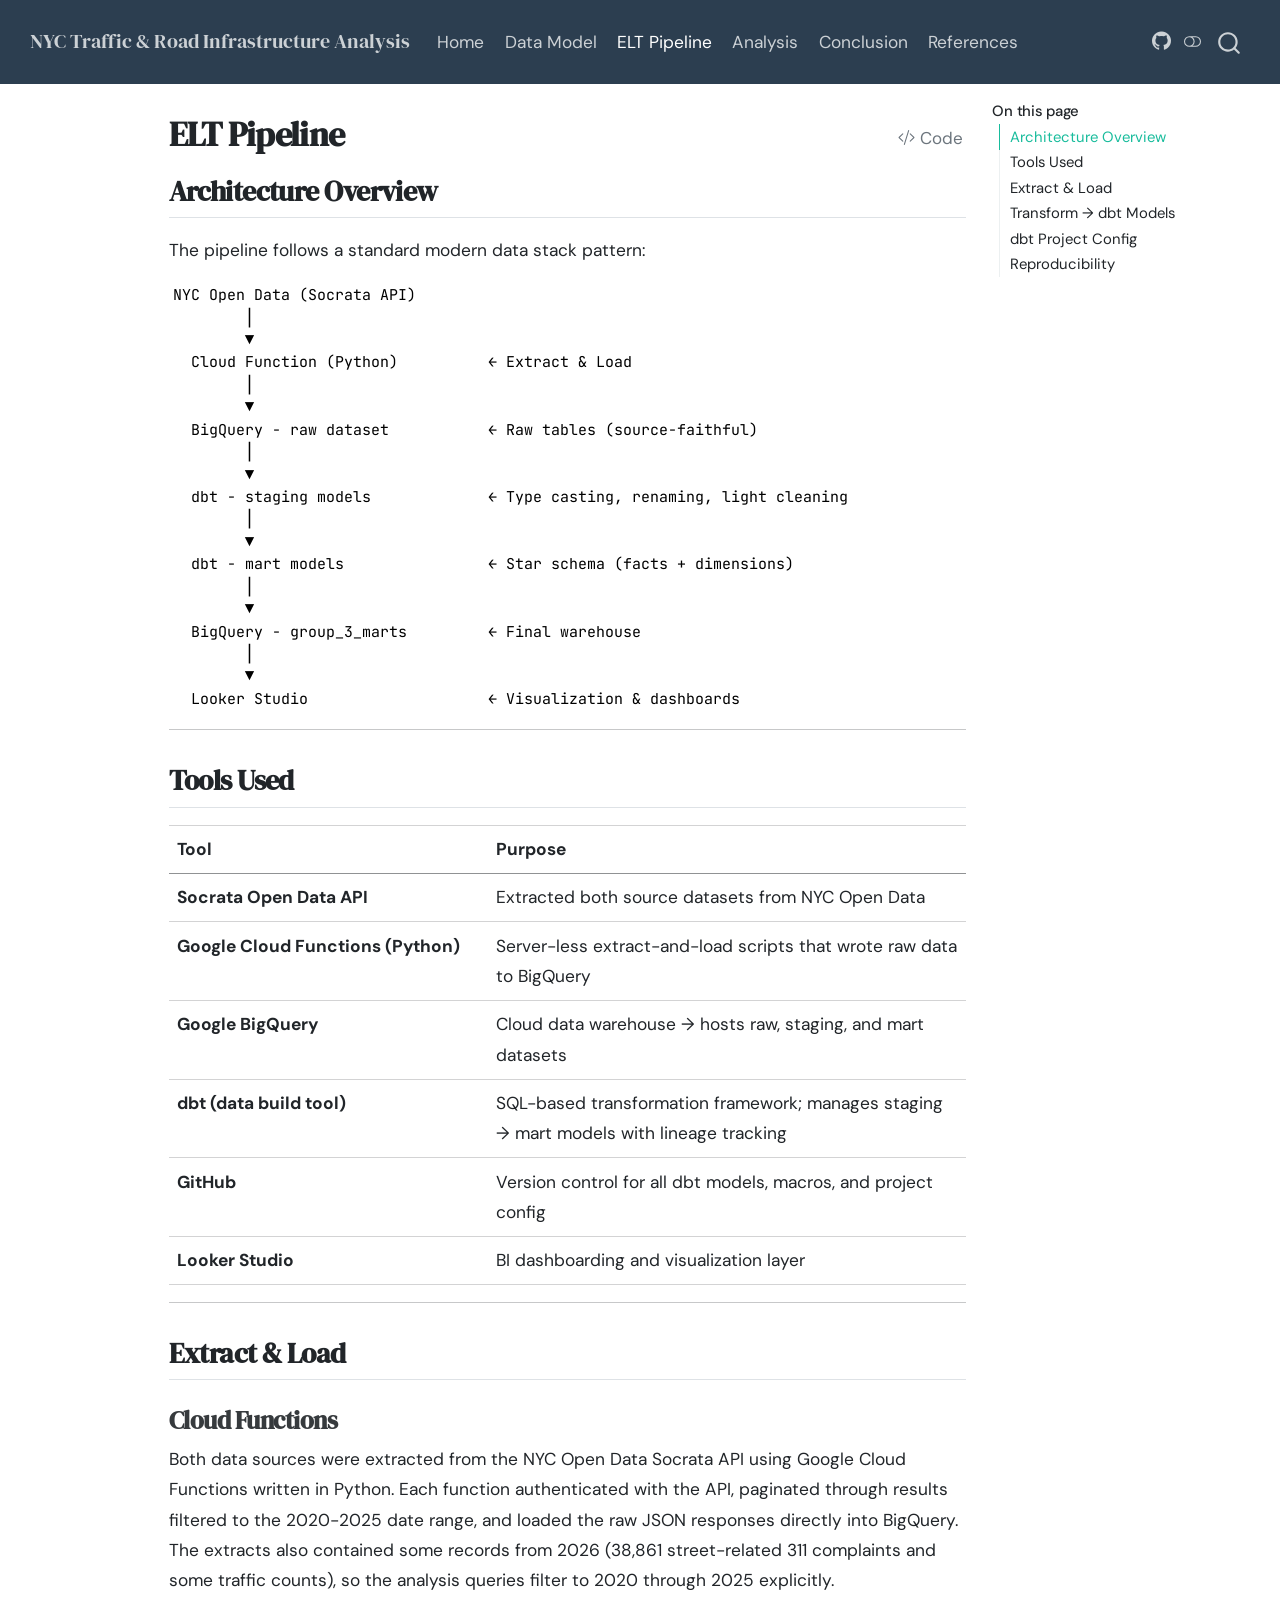
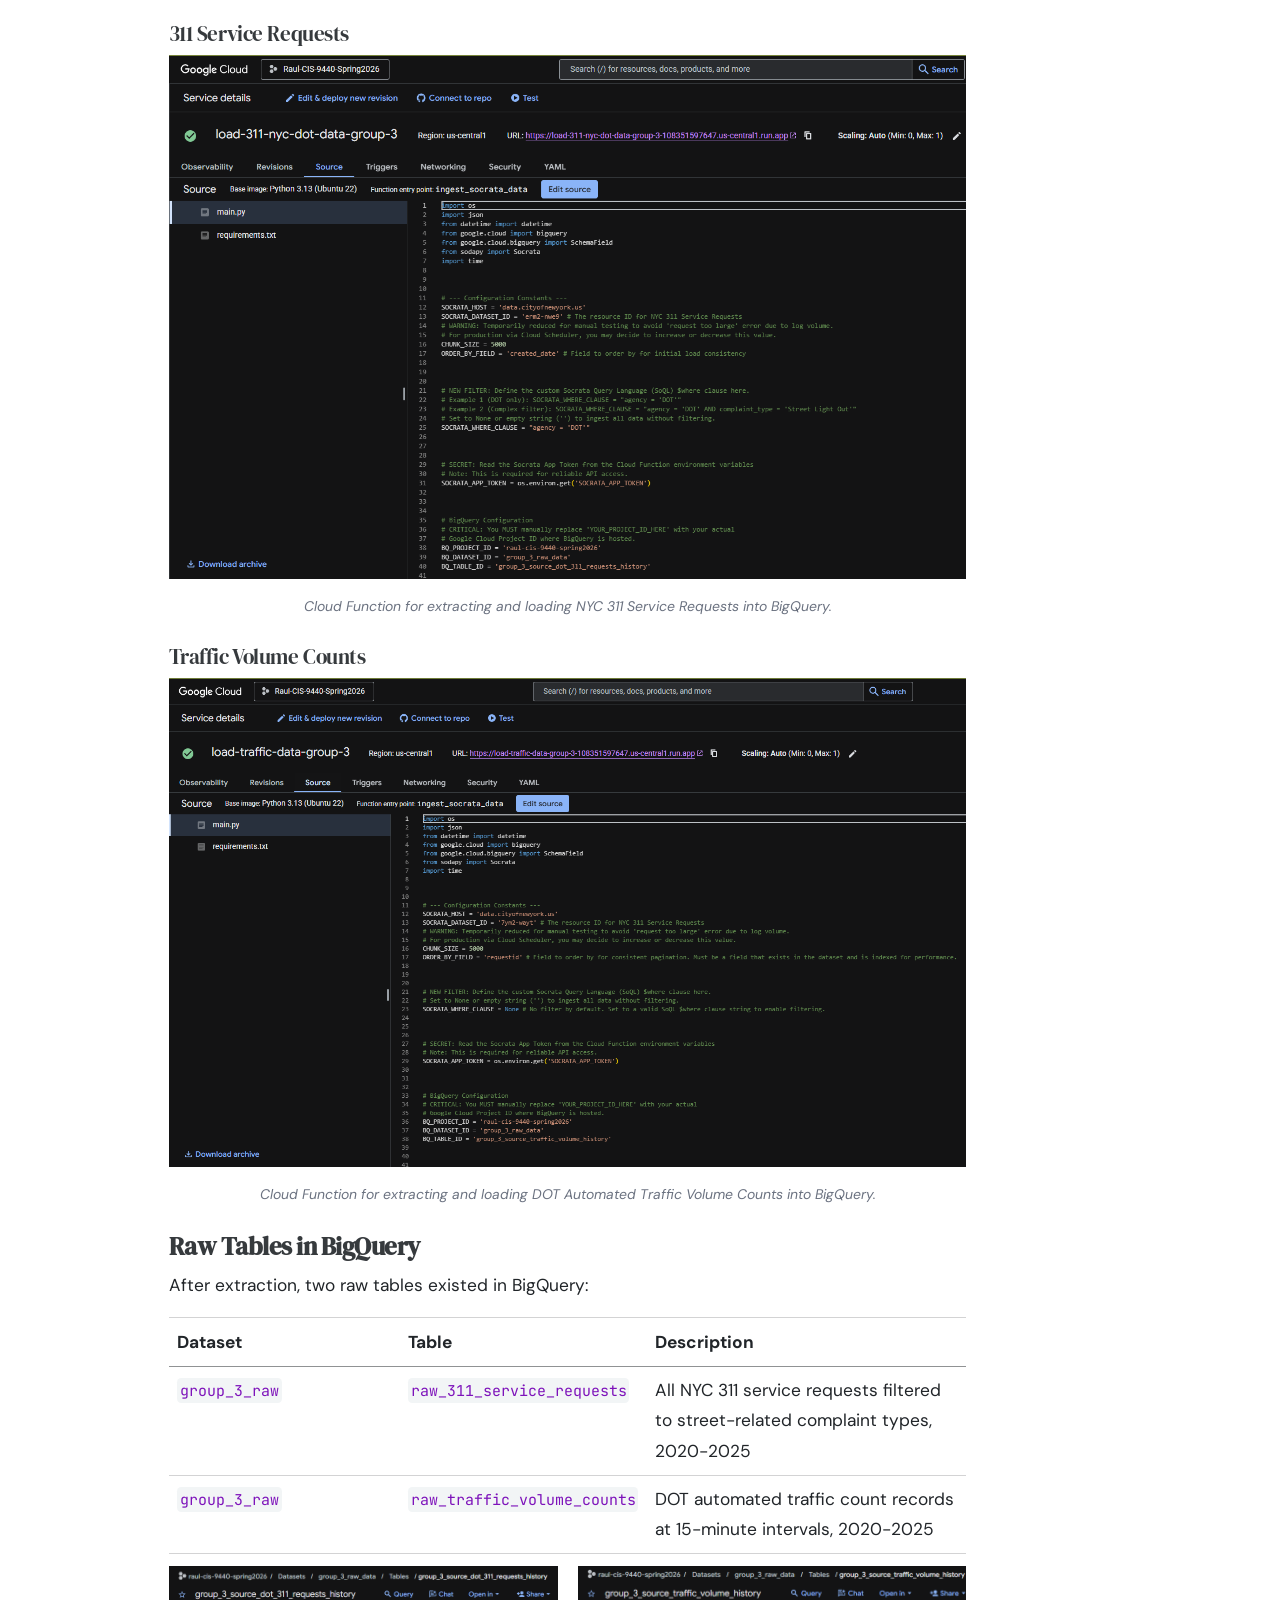
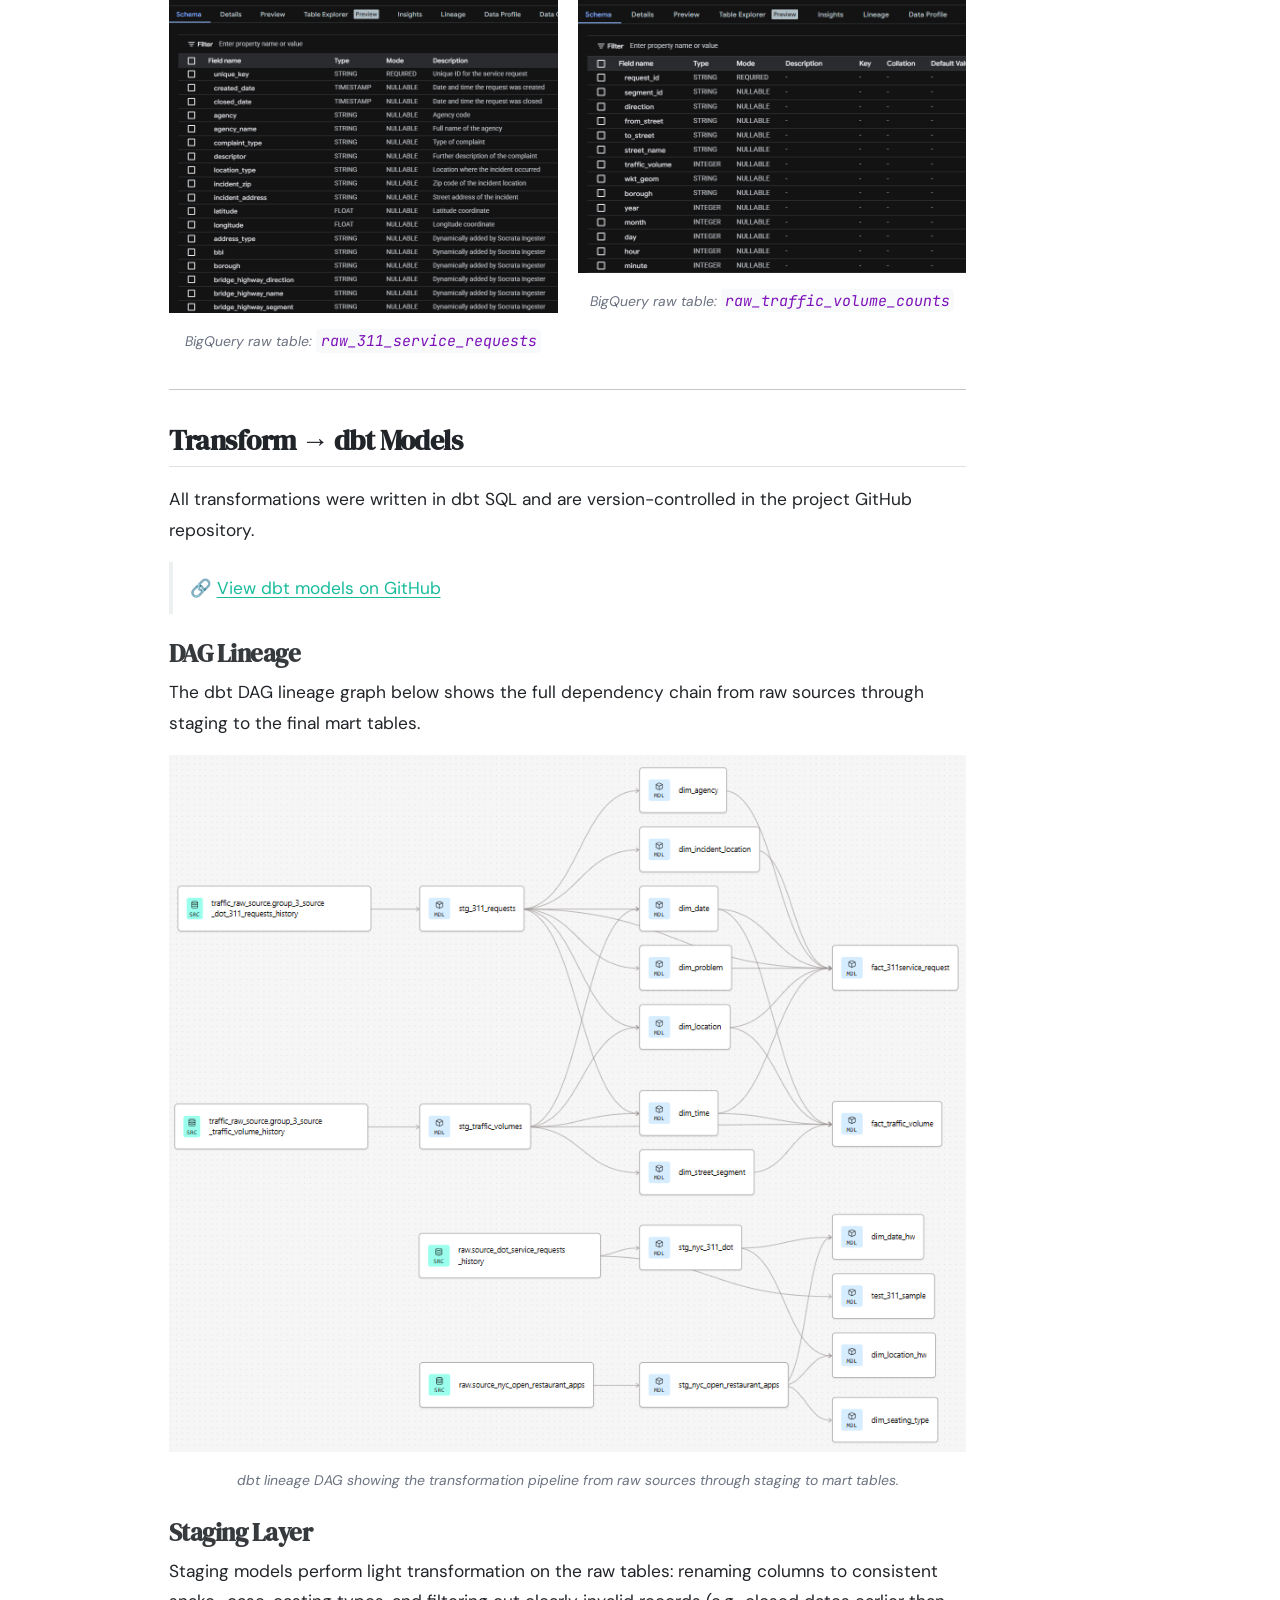
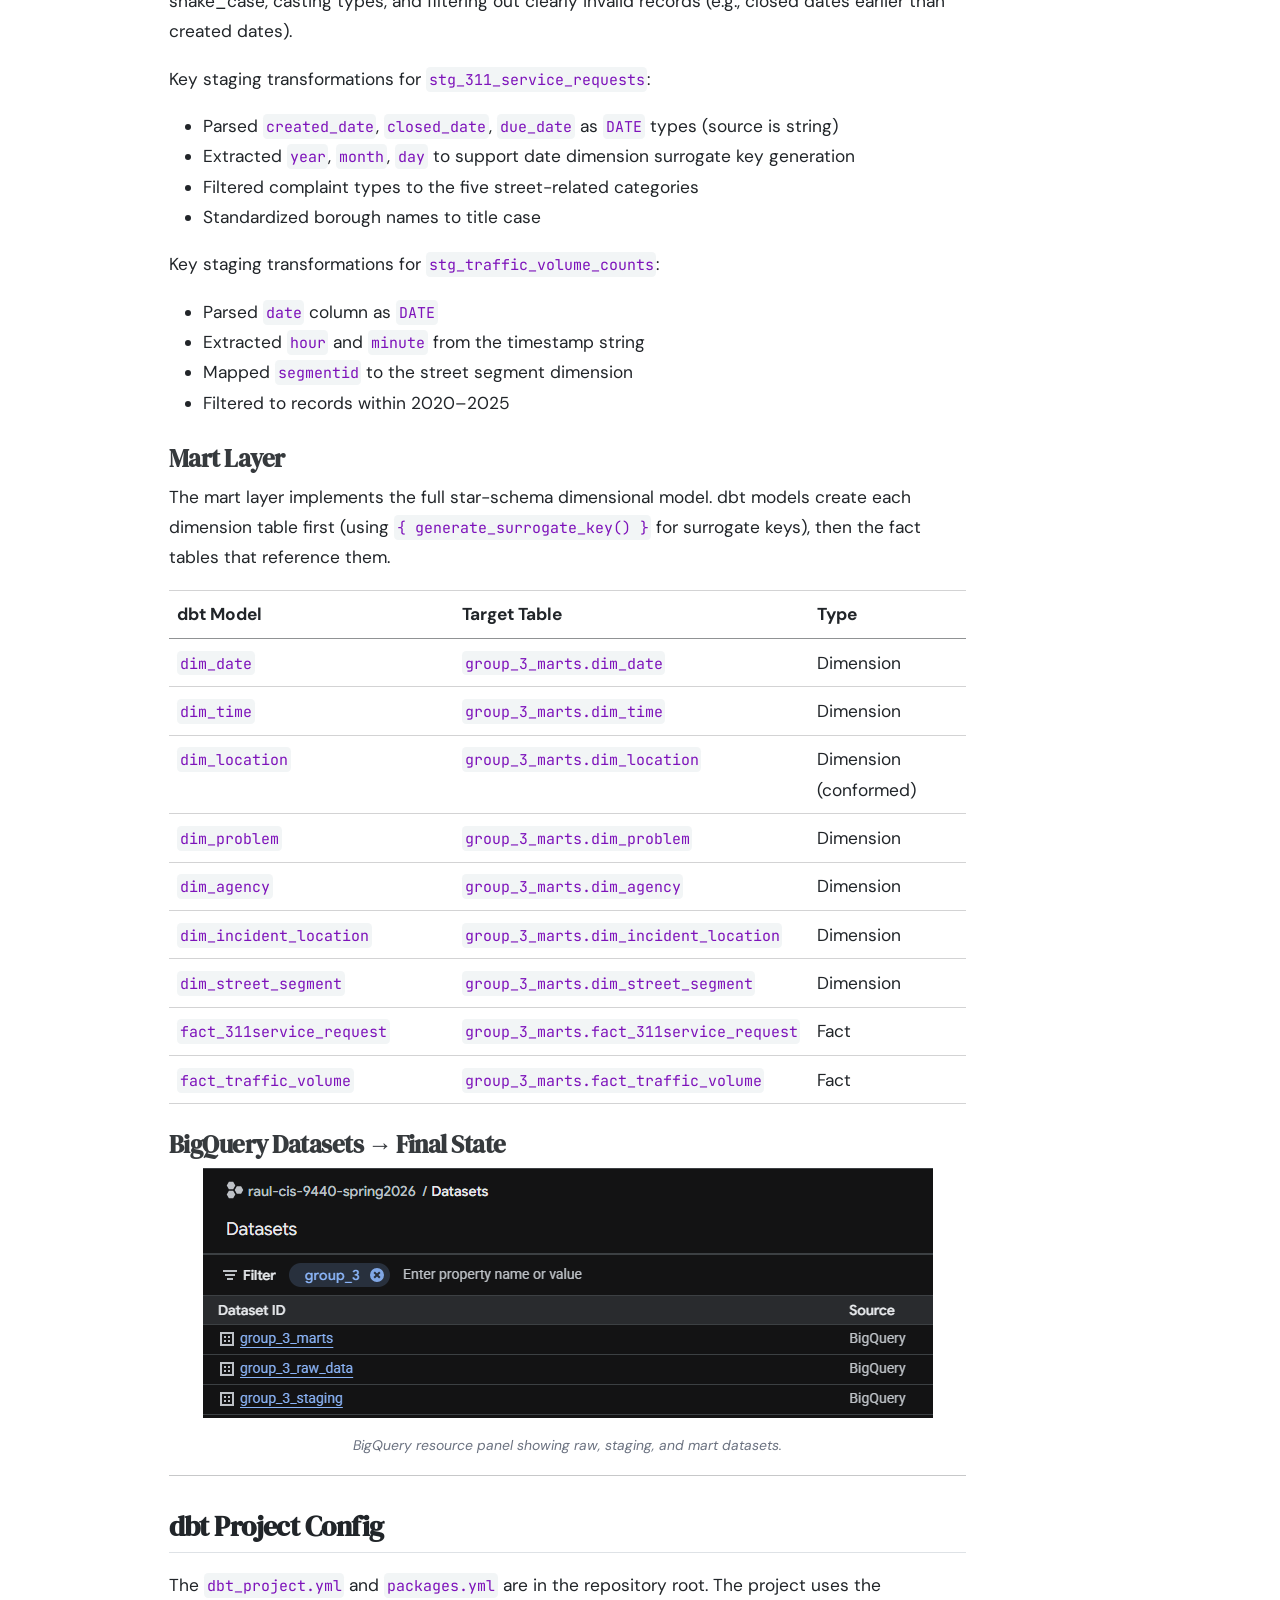
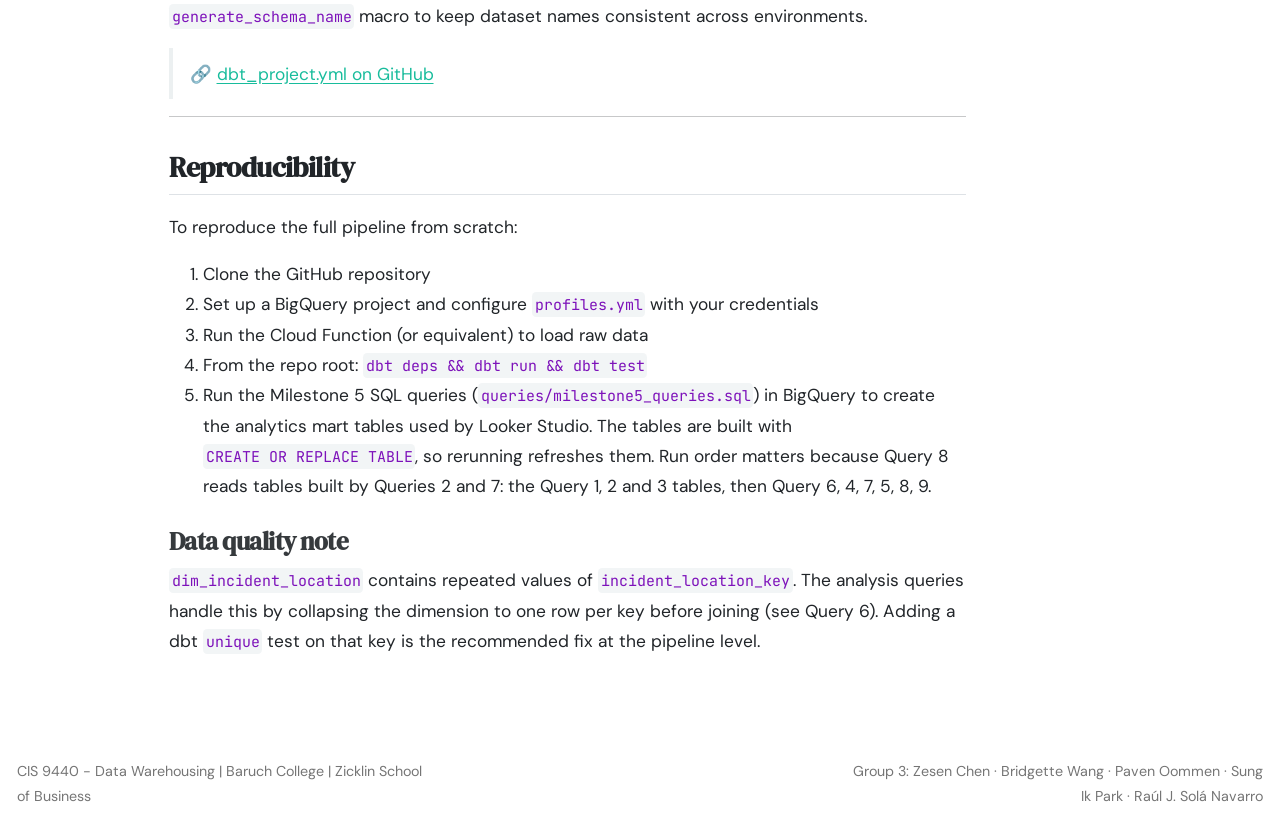
<file: docs/sections/03-elt-pipeline.html>
<!DOCTYPE html>
<html xmlns="http://www.w3.org/1999/xhtml" lang="en" xml:lang="en"><head>

<meta charset="utf-8">
<meta name="generator" content="quarto-1.8.27">

<meta name="viewport" content="width=device-width, initial-scale=1.0, user-scalable=yes">


<title>ELT Pipeline – NYC Traffic &amp; Road Infrastructure Analysis</title>
<style>
code{white-space: pre-wrap;}
span.smallcaps{font-variant: small-caps;}
div.columns{display: flex; gap: min(4vw, 1.5em);}
div.column{flex: auto; overflow-x: auto;}
div.hanging-indent{margin-left: 1.5em; text-indent: -1.5em;}
ul.task-list{list-style: none;}
ul.task-list li input[type="checkbox"] {
  width: 0.8em;
  margin: 0 0.8em 0.2em -1em; /* quarto-specific, see https://github.com/quarto-dev/quarto-cli/issues/4556 */ 
  vertical-align: middle;
}
/* CSS for syntax highlighting */
html { -webkit-text-size-adjust: 100%; }
pre > code.sourceCode { white-space: pre; position: relative; }
pre > code.sourceCode > span { display: inline-block; line-height: 1.25; }
pre > code.sourceCode > span:empty { height: 1.2em; }
.sourceCode { overflow: visible; }
code.sourceCode > span { color: inherit; text-decoration: inherit; }
div.sourceCode { margin: 1em 0; }
pre.sourceCode { margin: 0; }
@media screen {
div.sourceCode { overflow: auto; }
}
@media print {
pre > code.sourceCode { white-space: pre-wrap; }
pre > code.sourceCode > span { text-indent: -5em; padding-left: 5em; }
}
pre.numberSource code
  { counter-reset: source-line 0; }
pre.numberSource code > span
  { position: relative; left: -4em; counter-increment: source-line; }
pre.numberSource code > span > a:first-child::before
  { content: counter(source-line);
    position: relative; left: -1em; text-align: right; vertical-align: baseline;
    border: none; display: inline-block;
    -webkit-touch-callout: none; -webkit-user-select: none;
    -khtml-user-select: none; -moz-user-select: none;
    -ms-user-select: none; user-select: none;
    padding: 0 4px; width: 4em;
  }
pre.numberSource { margin-left: 3em;  padding-left: 4px; }
div.sourceCode
  {   }
@media screen {
pre > code.sourceCode > span > a:first-child::before { text-decoration: underline; }
}
</style>


<script src="../site_libs/quarto-nav/quarto-nav.js"></script>
<script src="../site_libs/quarto-nav/headroom.min.js"></script>
<script src="../site_libs/clipboard/clipboard.min.js"></script>
<script src="../site_libs/quarto-search/autocomplete.umd.js"></script>
<script src="../site_libs/quarto-search/fuse.min.js"></script>
<script src="../site_libs/quarto-search/quarto-search.js"></script>
<meta name="quarto:offset" content="../">
<link href="../images/favicon.png" rel="icon" type="image/png">
<script src="../site_libs/quarto-html/quarto.js" type="module"></script>
<script src="../site_libs/quarto-html/tabsets/tabsets.js" type="module"></script>
<script src="../site_libs/quarto-html/axe/axe-check.js" type="module"></script>
<script src="../site_libs/quarto-html/popper.min.js"></script>
<script src="../site_libs/quarto-html/tippy.umd.min.js"></script>
<script src="../site_libs/quarto-html/anchor.min.js"></script>
<link href="../site_libs/quarto-html/tippy.css" rel="stylesheet">
<link href="../site_libs/quarto-html/quarto-syntax-highlighting-8b4baf804e461d9b72633f0de59a0cac.css" rel="stylesheet" class="quarto-color-scheme" id="quarto-text-highlighting-styles">
<link href="../site_libs/quarto-html/quarto-syntax-highlighting-dark-f1aadacce99040138bbb613f9330654f.css" rel="stylesheet" class="quarto-color-scheme quarto-color-alternate" id="quarto-text-highlighting-styles">
<link href="../site_libs/quarto-html/quarto-syntax-highlighting-8b4baf804e461d9b72633f0de59a0cac.css" rel="stylesheet" class="quarto-color-scheme-extra" id="quarto-text-highlighting-styles">
<script src="../site_libs/bootstrap/bootstrap.min.js"></script>
<link href="../site_libs/bootstrap/bootstrap-icons.css" rel="stylesheet">
<link href="../site_libs/bootstrap/bootstrap-7c8793e99a21e081e2bb8d69993efb75.min.css" rel="stylesheet" append-hash="true" class="quarto-color-scheme" id="quarto-bootstrap" data-mode="light">
<link href="../site_libs/bootstrap/bootstrap-dark-6c9d4b6e8397689ef559897df4fbe577.min.css" rel="stylesheet" append-hash="true" class="quarto-color-scheme quarto-color-alternate" id="quarto-bootstrap" data-mode="dark">
<link href="../site_libs/bootstrap/bootstrap-7c8793e99a21e081e2bb8d69993efb75.min.css" rel="stylesheet" append-hash="true" class="quarto-color-scheme-extra" id="quarto-bootstrap" data-mode="light">
<script id="quarto-search-options" type="application/json">{
  "location": "navbar",
  "copy-button": false,
  "collapse-after": 3,
  "panel-placement": "end",
  "type": "overlay",
  "limit": 50,
  "keyboard-shortcut": [
    "f",
    "/",
    "s"
  ],
  "show-item-context": false,
  "language": {
    "search-no-results-text": "No results",
    "search-matching-documents-text": "matching documents",
    "search-copy-link-title": "Copy link to search",
    "search-hide-matches-text": "Hide additional matches",
    "search-more-match-text": "more match in this document",
    "search-more-matches-text": "more matches in this document",
    "search-clear-button-title": "Clear",
    "search-text-placeholder": "",
    "search-detached-cancel-button-title": "Cancel",
    "search-submit-button-title": "Submit",
    "search-label": "Search"
  }
}</script>
<style>html{ scroll-behavior: smooth; }</style>


<link rel="stylesheet" href="../styles.css">
</head>

<body class="nav-fixed quarto-light"><script id="quarto-html-before-body" type="application/javascript">
    const toggleBodyColorMode = (bsSheetEl) => {
      const mode = bsSheetEl.getAttribute("data-mode");
      const bodyEl = window.document.querySelector("body");
      if (mode === "dark") {
        bodyEl.classList.add("quarto-dark");
        bodyEl.classList.remove("quarto-light");
      } else {
        bodyEl.classList.add("quarto-light");
        bodyEl.classList.remove("quarto-dark");
      }
    }
    const toggleBodyColorPrimary = () => {
      const bsSheetEl = window.document.querySelector("link#quarto-bootstrap:not([rel=disabled-stylesheet])");
      if (bsSheetEl) {
        toggleBodyColorMode(bsSheetEl);
      }
    }
    const setColorSchemeToggle = (alternate) => {
      const toggles = window.document.querySelectorAll('.quarto-color-scheme-toggle');
      for (let i=0; i < toggles.length; i++) {
        const toggle = toggles[i];
        if (toggle) {
          if (alternate) {
            toggle.classList.add("alternate");
          } else {
            toggle.classList.remove("alternate");
          }
        }
      }
    };
    const toggleColorMode = (alternate) => {
      // Switch the stylesheets
      const primaryStylesheets = window.document.querySelectorAll('link.quarto-color-scheme:not(.quarto-color-alternate)');
      const alternateStylesheets = window.document.querySelectorAll('link.quarto-color-scheme.quarto-color-alternate');
      manageTransitions('#quarto-margin-sidebar .nav-link', false);
      if (alternate) {
        // note: dark is layered on light, we don't disable primary!
        enableStylesheet(alternateStylesheets);
        for (const sheetNode of alternateStylesheets) {
          if (sheetNode.id === "quarto-bootstrap") {
            toggleBodyColorMode(sheetNode);
          }
        }
      } else {
        disableStylesheet(alternateStylesheets);
        enableStylesheet(primaryStylesheets)
        toggleBodyColorPrimary();
      }
      manageTransitions('#quarto-margin-sidebar .nav-link', true);
      // Switch the toggles
      setColorSchemeToggle(alternate)
      // Hack to workaround the fact that safari doesn't
      // properly recolor the scrollbar when toggling (#1455)
      if (navigator.userAgent.indexOf('Safari') > 0 && navigator.userAgent.indexOf('Chrome') == -1) {
        manageTransitions("body", false);
        window.scrollTo(0, 1);
        setTimeout(() => {
          window.scrollTo(0, 0);
          manageTransitions("body", true);
        }, 40);
      }
    }
    const disableStylesheet = (stylesheets) => {
      for (let i=0; i < stylesheets.length; i++) {
        const stylesheet = stylesheets[i];
        stylesheet.rel = 'disabled-stylesheet';
      }
    }
    const enableStylesheet = (stylesheets) => {
      for (let i=0; i < stylesheets.length; i++) {
        const stylesheet = stylesheets[i];
        if(stylesheet.rel !== 'stylesheet') { // for Chrome, which will still FOUC without this check
          stylesheet.rel = 'stylesheet';
        }
      }
    }
    const manageTransitions = (selector, allowTransitions) => {
      const els = window.document.querySelectorAll(selector);
      for (let i=0; i < els.length; i++) {
        const el = els[i];
        if (allowTransitions) {
          el.classList.remove('notransition');
        } else {
          el.classList.add('notransition');
        }
      }
    }
    const isFileUrl = () => {
      return window.location.protocol === 'file:';
    }
    const hasAlternateSentinel = () => {
      let styleSentinel = getColorSchemeSentinel();
      if (styleSentinel !== null) {
        return styleSentinel === "alternate";
      } else {
        return false;
      }
    }
    const setStyleSentinel = (alternate) => {
      const value = alternate ? "alternate" : "default";
      if (!isFileUrl()) {
        window.localStorage.setItem("quarto-color-scheme", value);
      } else {
        localAlternateSentinel = value;
      }
    }
    const getColorSchemeSentinel = () => {
      if (!isFileUrl()) {
        const storageValue = window.localStorage.getItem("quarto-color-scheme");
        return storageValue != null ? storageValue : localAlternateSentinel;
      } else {
        return localAlternateSentinel;
      }
    }
    const toggleGiscusIfUsed = (isAlternate, darkModeDefault) => {
      const baseTheme = document.querySelector('#giscus-base-theme')?.value ?? 'light';
      const alternateTheme = document.querySelector('#giscus-alt-theme')?.value ?? 'dark';
      let newTheme = '';
      if(authorPrefersDark) {
        newTheme = isAlternate ? baseTheme : alternateTheme;
      } else {
        newTheme = isAlternate ? alternateTheme : baseTheme;
      }
      const changeGiscusTheme = () => {
        // From: https://github.com/giscus/giscus/issues/336
        const sendMessage = (message) => {
          const iframe = document.querySelector('iframe.giscus-frame');
          if (!iframe) return;
          iframe.contentWindow.postMessage({ giscus: message }, 'https://giscus.app');
        }
        sendMessage({
          setConfig: {
            theme: newTheme
          }
        });
      }
      const isGiscussLoaded = window.document.querySelector('iframe.giscus-frame') !== null;
      if (isGiscussLoaded) {
        changeGiscusTheme();
      }
    };
    const authorPrefersDark = false;
    const darkModeDefault = authorPrefersDark;
      document.querySelector('link#quarto-text-highlighting-styles.quarto-color-scheme-extra').rel = 'disabled-stylesheet';
      document.querySelector('link#quarto-bootstrap.quarto-color-scheme-extra').rel = 'disabled-stylesheet';
    let localAlternateSentinel = darkModeDefault ? 'alternate' : 'default';
    // Dark / light mode switch
    window.quartoToggleColorScheme = () => {
      // Read the current dark / light value
      let toAlternate = !hasAlternateSentinel();
      toggleColorMode(toAlternate);
      setStyleSentinel(toAlternate);
      toggleGiscusIfUsed(toAlternate, darkModeDefault);
      window.dispatchEvent(new Event('resize'));
    };
    // Switch to dark mode if need be
    if (hasAlternateSentinel()) {
      toggleColorMode(true);
    } else {
      toggleColorMode(false);
    }
  </script>

<div id="quarto-search-results"></div>
  <header id="quarto-header" class="headroom fixed-top">
    <nav class="navbar navbar-expand-lg " data-bs-theme="dark">
      <div class="navbar-container container-fluid">
      <div class="navbar-brand-container mx-auto">
    <a class="navbar-brand" href="../index.html">
    <span class="navbar-title">NYC Traffic &amp; Road Infrastructure Analysis</span>
    </a>
  </div>
            <div id="quarto-search" class="" title="Search"></div>
          <button class="navbar-toggler" type="button" data-bs-toggle="collapse" data-bs-target="#navbarCollapse" aria-controls="navbarCollapse" role="menu" aria-expanded="false" aria-label="Toggle navigation" onclick="if (window.quartoToggleHeadroom) { window.quartoToggleHeadroom(); }">
  <span class="navbar-toggler-icon"></span>
</button>
          <div class="collapse navbar-collapse" id="navbarCollapse">
            <ul class="navbar-nav navbar-nav-scroll me-auto">
  <li class="nav-item">
    <a class="nav-link" href="../index.html"> 
<span class="menu-text">Home</span></a>
  </li>  
  <li class="nav-item">
    <a class="nav-link" href="../sections/02-dimensional-model.html"> 
<span class="menu-text">Data Model</span></a>
  </li>  
  <li class="nav-item">
    <a class="nav-link active" href="../sections/03-elt-pipeline.html" aria-current="page"> 
<span class="menu-text">ELT Pipeline</span></a>
  </li>  
  <li class="nav-item">
    <a class="nav-link" href="../sections/04-analysis.html"> 
<span class="menu-text">Analysis</span></a>
  </li>  
  <li class="nav-item">
    <a class="nav-link" href="../sections/05-conclusion.html"> 
<span class="menu-text">Conclusion</span></a>
  </li>  
  <li class="nav-item">
    <a class="nav-link" href="../sections/06-references.html"> 
<span class="menu-text">References</span></a>
  </li>  
</ul>
            <ul class="navbar-nav navbar-nav-scroll ms-auto">
  <li class="nav-item compact">
    <a class="nav-link" href="https://github.com/RaulSolaNavarro/nyc-analytics-project-rjsn"> <i class="bi bi-github" role="img" aria-label="GitHub">
</i> 
<span class="menu-text"></span></a>
  </li>  
</ul>
          </div> <!-- /navcollapse -->
            <div class="quarto-navbar-tools">
  <a href="" class="quarto-color-scheme-toggle quarto-navigation-tool  px-1" onclick="window.quartoToggleColorScheme(); return false;" title="Toggle dark mode"><i class="bi"></i></a>
</div>
      </div> <!-- /container-fluid -->
    </nav>
</header>
<!-- content -->
<div id="quarto-content" class="quarto-container page-columns page-rows-contents page-layout-article page-navbar">
<!-- sidebar -->
<!-- margin-sidebar -->
    <div id="quarto-margin-sidebar" class="sidebar margin-sidebar">
        <nav id="TOC" role="doc-toc" class="toc-active">
    <h2 id="toc-title">On this page</h2>
   
  <ul>
  <li><a href="#architecture-overview" id="toc-architecture-overview" class="nav-link active" data-scroll-target="#architecture-overview">Architecture Overview</a></li>
  <li><a href="#tools-used" id="toc-tools-used" class="nav-link" data-scroll-target="#tools-used">Tools Used</a></li>
  <li><a href="#extract-load" id="toc-extract-load" class="nav-link" data-scroll-target="#extract-load">Extract &amp; Load</a>
  <ul class="collapse">
  <li><a href="#cloud-functions" id="toc-cloud-functions" class="nav-link" data-scroll-target="#cloud-functions">Cloud Functions</a></li>
  <li><a href="#raw-tables-in-bigquery" id="toc-raw-tables-in-bigquery" class="nav-link" data-scroll-target="#raw-tables-in-bigquery">Raw Tables in BigQuery</a></li>
  </ul></li>
  <li><a href="#transform-dbt-models" id="toc-transform-dbt-models" class="nav-link" data-scroll-target="#transform-dbt-models">Transform → dbt Models</a>
  <ul class="collapse">
  <li><a href="#dag-lineage" id="toc-dag-lineage" class="nav-link" data-scroll-target="#dag-lineage">DAG Lineage</a></li>
  <li><a href="#staging-layer" id="toc-staging-layer" class="nav-link" data-scroll-target="#staging-layer">Staging Layer</a></li>
  <li><a href="#mart-layer" id="toc-mart-layer" class="nav-link" data-scroll-target="#mart-layer">Mart Layer</a></li>
  <li><a href="#bigquery-datasets-final-state" id="toc-bigquery-datasets-final-state" class="nav-link" data-scroll-target="#bigquery-datasets-final-state">BigQuery Datasets → Final State</a></li>
  </ul></li>
  <li><a href="#dbt-project-config" id="toc-dbt-project-config" class="nav-link" data-scroll-target="#dbt-project-config">dbt Project Config</a></li>
  <li><a href="#reproducibility" id="toc-reproducibility" class="nav-link" data-scroll-target="#reproducibility">Reproducibility</a>
  <ul class="collapse">
  <li><a href="#data-quality-note" id="toc-data-quality-note" class="nav-link" data-scroll-target="#data-quality-note">Data quality note</a></li>
  </ul></li>
  </ul>
</nav>
    </div>
<!-- main -->
<main class="content" id="quarto-document-content">


<header id="title-block-header" class="quarto-title-block default">
<div class="quarto-title">
<div class="quarto-title-block"><div><h1 class="title">ELT Pipeline</h1><button type="button" class="btn code-tools-button" id="quarto-code-tools-source"><i class="bi"></i> Code</button></div></div>
</div>



<div class="quarto-title-meta">

    
  
    
  </div>
  


</header>


<section id="architecture-overview" class="level2">
<h2 class="anchored" data-anchor-id="architecture-overview">Architecture Overview</h2>
<p>The pipeline follows a standard modern data stack pattern:</p>
<pre><code>NYC Open Data (Socrata API)
        │
        ▼
  Cloud Function (Python)          ← Extract &amp; Load
        │
        ▼
  BigQuery - raw dataset           ← Raw tables (source-faithful)
        │
        ▼
  dbt - staging models             ← Type casting, renaming, light cleaning
        │
        ▼
  dbt - mart models                ← Star schema (facts + dimensions)
        │
        ▼
  BigQuery - group_3_marts         ← Final warehouse
        │
        ▼
  Looker Studio                    ← Visualization &amp; dashboards</code></pre>
<hr>
</section>
<section id="tools-used" class="level2">
<h2 class="anchored" data-anchor-id="tools-used">Tools Used</h2>
<table class="caption-top table">
<colgroup>
<col style="width: 40%">
<col style="width: 60%">
</colgroup>
<thead>
<tr class="header">
<th>Tool</th>
<th>Purpose</th>
</tr>
</thead>
<tbody>
<tr class="odd">
<td><strong>Socrata Open Data API</strong></td>
<td>Extracted both source datasets from NYC Open Data</td>
</tr>
<tr class="even">
<td><strong>Google Cloud Functions (Python)</strong></td>
<td>Server-less extract-and-load scripts that wrote raw data to BigQuery</td>
</tr>
<tr class="odd">
<td><strong>Google BigQuery</strong></td>
<td>Cloud data warehouse → hosts raw, staging, and mart datasets</td>
</tr>
<tr class="even">
<td><strong>dbt (data build tool)</strong></td>
<td>SQL-based transformation framework; manages staging → mart models with lineage tracking</td>
</tr>
<tr class="odd">
<td><strong>GitHub</strong></td>
<td>Version control for all dbt models, macros, and project config</td>
</tr>
<tr class="even">
<td><strong>Looker Studio</strong></td>
<td>BI dashboarding and visualization layer</td>
</tr>
</tbody>
</table>
<hr>
</section>
<section id="extract-load" class="level2">
<h2 class="anchored" data-anchor-id="extract-load">Extract &amp; Load</h2>
<section id="cloud-functions" class="level3">
<h3 class="anchored" data-anchor-id="cloud-functions">Cloud Functions</h3>
<p>Both data sources were extracted from the NYC Open Data Socrata API using Google Cloud Functions written in Python. Each function authenticated with the API, paginated through results filtered to the 2020-2025 date range, and loaded the raw JSON responses directly into BigQuery. The extracts also contained some records from 2026 (38,861 street-related 311 complaints and some traffic counts), so the analysis queries filter to 2020 through 2025 explicitly.</p>
<section id="service-requests" class="level4">
<h4 class="anchored" data-anchor-id="service-requests">311 Service Requests</h4>
<div class="quarto-figure quarto-figure-center">
<figure class="figure">
<p><img src="../images/cloud-function-311.png" class="img-fluid figure-img" alt="Screenshot of Cloud Function - 311 Service Requests"></p>
<figcaption>Cloud Function for extracting and loading NYC 311 Service Requests into BigQuery.</figcaption>
</figure>
</div>
</section>
<section id="traffic-volume-counts" class="level4">
<h4 class="anchored" data-anchor-id="traffic-volume-counts">Traffic Volume Counts</h4>
<div class="quarto-figure quarto-figure-center">
<figure class="figure">
<p><img src="../images/cloud-function-traffic.png" class="img-fluid figure-img" alt="Screenshot of Cloud Function - Traffic Volume Counts"></p>
<figcaption>Cloud Function for extracting and loading DOT Automated Traffic Volume Counts into BigQuery.</figcaption>
</figure>
</div>
</section>
</section>
<section id="raw-tables-in-bigquery" class="level3">
<h3 class="anchored" data-anchor-id="raw-tables-in-bigquery">Raw Tables in BigQuery</h3>
<p>After extraction, two raw tables existed in BigQuery:</p>
<table class="caption-top table">
<colgroup>
<col style="width: 31%">
<col style="width: 24%">
<col style="width: 44%">
</colgroup>
<thead>
<tr class="header">
<th>Dataset</th>
<th>Table</th>
<th>Description</th>
</tr>
</thead>
<tbody>
<tr class="odd">
<td><code>group_3_raw</code></td>
<td><code>raw_311_service_requests</code></td>
<td>All NYC 311 service requests filtered to street-related complaint types, 2020-2025</td>
</tr>
<tr class="even">
<td><code>group_3_raw</code></td>
<td><code>raw_traffic_volume_counts</code></td>
<td>DOT automated traffic count records at 15-minute intervals, 2020-2025</td>
</tr>
</tbody>
</table>
<div class="quarto-layout-panel" data-layout-ncol="2">
<div class="quarto-layout-row">
<div class="quarto-layout-cell" style="flex-basis: 50.0%;justify-content: flex-start;">
<div class="quarto-figure quarto-figure-center">
<figure class="figure">
<p><img src="../images/bq-raw-311.png" class="img-fluid figure-img" alt="BQ screenshot → 311 raw table"></p>
<figcaption>BigQuery raw table: <code>raw_311_service_requests</code></figcaption>
</figure>
</div>
</div>
<div class="quarto-layout-cell" style="flex-basis: 50.0%;justify-content: flex-start;">
<div class="quarto-figure quarto-figure-center">
<figure class="figure">
<p><img src="../images/bq-raw-traffic.png" class="img-fluid figure-img" alt="BQ screenshot → traffic raw table"></p>
<figcaption>BigQuery raw table: <code>raw_traffic_volume_counts</code></figcaption>
</figure>
</div>
</div>
</div>
</div>
<hr>
</section>
</section>
<section id="transform-dbt-models" class="level2">
<h2 class="anchored" data-anchor-id="transform-dbt-models">Transform → dbt Models</h2>
<p>All transformations were written in dbt SQL and are version-controlled in the project GitHub repository.</p>
<blockquote class="blockquote">
<p>🔗 <strong><a href="https://github.com/RaulSolaNavarro/nyc-analytics-project-rjsn/tree/main/models">View dbt models on GitHub</a></strong></p>
</blockquote>
<section id="dag-lineage" class="level3">
<h3 class="anchored" data-anchor-id="dag-lineage">DAG Lineage</h3>
<p>The dbt DAG lineage graph below shows the full dependency chain from raw sources through staging to the final mart tables.</p>
<div class="quarto-figure quarto-figure-center">
<figure class="figure">
<p><img src="../images/dbt-dag.png" class="img-fluid figure-img" alt="dbt DAG lineage graph"></p>
<figcaption>dbt lineage DAG showing the transformation pipeline from raw sources through staging to mart tables.</figcaption>
</figure>
</div>
</section>
<section id="staging-layer" class="level3">
<h3 class="anchored" data-anchor-id="staging-layer">Staging Layer</h3>
<p>Staging models perform light transformation on the raw tables: renaming columns to consistent snake_case, casting types, and filtering out clearly invalid records (e.g., closed dates earlier than created dates).</p>
<p>Key staging transformations for <code>stg_311_service_requests</code>:</p>
<ul>
<li>Parsed <code>created_date</code>, <code>closed_date</code>, <code>due_date</code> as <code>DATE</code> types (source is string)</li>
<li>Extracted <code>year</code>, <code>month</code>, <code>day</code> to support date dimension surrogate key generation</li>
<li>Filtered complaint types to the five street-related categories</li>
<li>Standardized borough names to title case</li>
</ul>
<p>Key staging transformations for <code>stg_traffic_volume_counts</code>:</p>
<ul>
<li>Parsed <code>date</code> column as <code>DATE</code></li>
<li>Extracted <code>hour</code> and <code>minute</code> from the timestamp string</li>
<li>Mapped <code>segmentid</code> to the street segment dimension</li>
<li>Filtered to records within 2020–2025</li>
</ul>
</section>
<section id="mart-layer" class="level3">
<h3 class="anchored" data-anchor-id="mart-layer">Mart Layer</h3>
<p>The mart layer implements the full star-schema dimensional model. dbt models create each dimension table first (using <code>{ generate_surrogate_key() }</code> for surrogate keys), then the fact tables that reference them.</p>
<table class="caption-top table">
<colgroup>
<col style="width: 36%">
<col style="width: 43%">
<col style="width: 20%">
</colgroup>
<thead>
<tr class="header">
<th>dbt Model</th>
<th>Target Table</th>
<th>Type</th>
</tr>
</thead>
<tbody>
<tr class="odd">
<td><code>dim_date</code></td>
<td><code>group_3_marts.dim_date</code></td>
<td>Dimension</td>
</tr>
<tr class="even">
<td><code>dim_time</code></td>
<td><code>group_3_marts.dim_time</code></td>
<td>Dimension</td>
</tr>
<tr class="odd">
<td><code>dim_location</code></td>
<td><code>group_3_marts.dim_location</code></td>
<td>Dimension (conformed)</td>
</tr>
<tr class="even">
<td><code>dim_problem</code></td>
<td><code>group_3_marts.dim_problem</code></td>
<td>Dimension</td>
</tr>
<tr class="odd">
<td><code>dim_agency</code></td>
<td><code>group_3_marts.dim_agency</code></td>
<td>Dimension</td>
</tr>
<tr class="even">
<td><code>dim_incident_location</code></td>
<td><code>group_3_marts.dim_incident_location</code></td>
<td>Dimension</td>
</tr>
<tr class="odd">
<td><code>dim_street_segment</code></td>
<td><code>group_3_marts.dim_street_segment</code></td>
<td>Dimension</td>
</tr>
<tr class="even">
<td><code>fact_311service_request</code></td>
<td><code>group_3_marts.fact_311service_request</code></td>
<td>Fact</td>
</tr>
<tr class="odd">
<td><code>fact_traffic_volume</code></td>
<td><code>group_3_marts.fact_traffic_volume</code></td>
<td>Fact</td>
</tr>
</tbody>
</table>
</section>
<section id="bigquery-datasets-final-state" class="level3">
<h3 class="anchored" data-anchor-id="bigquery-datasets-final-state">BigQuery Datasets → Final State</h3>
<div class="quarto-figure quarto-figure-center">
<figure class="figure">
<p><img src="../images/bq-datasets.png" class="img-fluid figure-img" alt="BigQuery datasets screenshot"></p>
<figcaption>BigQuery resource panel showing raw, staging, and mart datasets.</figcaption>
</figure>
</div>
<hr>
</section>
</section>
<section id="dbt-project-config" class="level2">
<h2 class="anchored" data-anchor-id="dbt-project-config">dbt Project Config</h2>
<p>The <code>dbt_project.yml</code> and <code>packages.yml</code> are in the repository root. The project uses the <code>generate_schema_name</code> macro to keep dataset names consistent across environments.</p>
<blockquote class="blockquote">
<p>🔗 <strong><a href="https://github.com/RaulSolaNavarro/nyc-analytics-project-rjsn/blob/main/dbt_project.yml">dbt_project.yml on GitHub</a></strong></p>
</blockquote>
<hr>
</section>
<section id="reproducibility" class="level2">
<h2 class="anchored" data-anchor-id="reproducibility">Reproducibility</h2>
<p>To reproduce the full pipeline from scratch:</p>
<ol type="1">
<li>Clone the GitHub repository</li>
<li>Set up a BigQuery project and configure <code>profiles.yml</code> with your credentials</li>
<li>Run the Cloud Function (or equivalent) to load raw data</li>
<li>From the repo root: <code>dbt deps &amp;&amp; dbt run &amp;&amp; dbt test</code></li>
<li>Run the Milestone 5 SQL queries (<code>queries/milestone5_queries.sql</code>) in BigQuery to create the analytics mart tables used by Looker Studio. The tables are built with <code>CREATE OR REPLACE TABLE</code>, so rerunning refreshes them. Run order matters because Query 8 reads tables built by Queries 2 and 7: the Query 1, 2 and 3 tables, then Query 6, 4, 7, 5, 8, 9.</li>
</ol>
<section id="data-quality-note" class="level3">
<h3 class="anchored" data-anchor-id="data-quality-note">Data quality note</h3>
<p><code>dim_incident_location</code> contains repeated values of <code>incident_location_key</code>. The analysis queries handle this by collapsing the dimension to one row per key before joining (see Query 6). Adding a dbt <code>unique</code> test on that key is the recommended fix at the pipeline level.</p>


<!-- -->

</section>
</section>

</main> <!-- /main -->
<script id="quarto-html-after-body" type="application/javascript">
  window.document.addEventListener("DOMContentLoaded", function (event) {
    // Ensure there is a toggle, if there isn't float one in the top right
    if (window.document.querySelector('.quarto-color-scheme-toggle') === null) {
      const a = window.document.createElement('a');
      a.classList.add('top-right');
      a.classList.add('quarto-color-scheme-toggle');
      a.href = "";
      a.onclick = function() { try { window.quartoToggleColorScheme(); } catch {} return false; };
      const i = window.document.createElement("i");
      i.classList.add('bi');
      a.appendChild(i);
      window.document.body.appendChild(a);
    }
    setColorSchemeToggle(hasAlternateSentinel())
    const icon = "";
    const anchorJS = new window.AnchorJS();
    anchorJS.options = {
      placement: 'right',
      icon: icon
    };
    anchorJS.add('.anchored');
    const isCodeAnnotation = (el) => {
      for (const clz of el.classList) {
        if (clz.startsWith('code-annotation-')) {                     
          return true;
        }
      }
      return false;
    }
    const onCopySuccess = function(e) {
      // button target
      const button = e.trigger;
      // don't keep focus
      button.blur();
      // flash "checked"
      button.classList.add('code-copy-button-checked');
      var currentTitle = button.getAttribute("title");
      button.setAttribute("title", "Copied!");
      let tooltip;
      if (window.bootstrap) {
        button.setAttribute("data-bs-toggle", "tooltip");
        button.setAttribute("data-bs-placement", "left");
        button.setAttribute("data-bs-title", "Copied!");
        tooltip = new bootstrap.Tooltip(button, 
          { trigger: "manual", 
            customClass: "code-copy-button-tooltip",
            offset: [0, -8]});
        tooltip.show();    
      }
      setTimeout(function() {
        if (tooltip) {
          tooltip.hide();
          button.removeAttribute("data-bs-title");
          button.removeAttribute("data-bs-toggle");
          button.removeAttribute("data-bs-placement");
        }
        button.setAttribute("title", currentTitle);
        button.classList.remove('code-copy-button-checked');
      }, 1000);
      // clear code selection
      e.clearSelection();
    }
    const getTextToCopy = function(trigger) {
      const outerScaffold = trigger.parentElement.cloneNode(true);
      const codeEl = outerScaffold.querySelector('code');
      for (const childEl of codeEl.children) {
        if (isCodeAnnotation(childEl)) {
          childEl.remove();
        }
      }
      return codeEl.innerText;
    }
    const clipboard = new window.ClipboardJS('.code-copy-button:not([data-in-quarto-modal])', {
      text: getTextToCopy
    });
    clipboard.on('success', onCopySuccess);
    if (window.document.getElementById('quarto-embedded-source-code-modal')) {
      const clipboardModal = new window.ClipboardJS('.code-copy-button[data-in-quarto-modal]', {
        text: getTextToCopy,
        container: window.document.getElementById('quarto-embedded-source-code-modal')
      });
      clipboardModal.on('success', onCopySuccess);
    }
    const viewSource = window.document.getElementById('quarto-view-source') ||
                       window.document.getElementById('quarto-code-tools-source');
    if (viewSource) {
      const sourceUrl = viewSource.getAttribute("data-quarto-source-url");
      viewSource.addEventListener("click", function(e) {
        if (sourceUrl) {
          // rstudio viewer pane
          if (/\bcapabilities=\b/.test(window.location)) {
            window.open(sourceUrl);
          } else {
            window.location.href = sourceUrl;
          }
        } else {
          const modal = new bootstrap.Modal(document.getElementById('quarto-embedded-source-code-modal'));
          modal.show();
        }
        return false;
      });
    }
    function toggleCodeHandler(show) {
      return function(e) {
        const detailsSrc = window.document.querySelectorAll(".cell > details > .sourceCode");
        for (let i=0; i<detailsSrc.length; i++) {
          const details = detailsSrc[i].parentElement;
          if (show) {
            details.open = true;
          } else {
            details.removeAttribute("open");
          }
        }
        const cellCodeDivs = window.document.querySelectorAll(".cell > .sourceCode");
        const fromCls = show ? "hidden" : "unhidden";
        const toCls = show ? "unhidden" : "hidden";
        for (let i=0; i<cellCodeDivs.length; i++) {
          const codeDiv = cellCodeDivs[i];
          if (codeDiv.classList.contains(fromCls)) {
            codeDiv.classList.remove(fromCls);
            codeDiv.classList.add(toCls);
          } 
        }
        return false;
      }
    }
    const hideAllCode = window.document.getElementById("quarto-hide-all-code");
    if (hideAllCode) {
      hideAllCode.addEventListener("click", toggleCodeHandler(false));
    }
    const showAllCode = window.document.getElementById("quarto-show-all-code");
    if (showAllCode) {
      showAllCode.addEventListener("click", toggleCodeHandler(true));
    }
      var localhostRegex = new RegExp(/^(?:http|https):\/\/localhost\:?[0-9]*\//);
      var mailtoRegex = new RegExp(/^mailto:/);
        var filterRegex = new RegExp('/' + window.location.host + '/');
      var isInternal = (href) => {
          return filterRegex.test(href) || localhostRegex.test(href) || mailtoRegex.test(href);
      }
      // Inspect non-navigation links and adorn them if external
     var links = window.document.querySelectorAll('a[href]:not(.nav-link):not(.navbar-brand):not(.toc-action):not(.sidebar-link):not(.sidebar-item-toggle):not(.pagination-link):not(.no-external):not([aria-hidden]):not(.dropdown-item):not(.quarto-navigation-tool):not(.about-link)');
      for (var i=0; i<links.length; i++) {
        const link = links[i];
        if (!isInternal(link.href)) {
          // undo the damage that might have been done by quarto-nav.js in the case of
          // links that we want to consider external
          if (link.dataset.originalHref !== undefined) {
            link.href = link.dataset.originalHref;
          }
        }
      }
    function tippyHover(el, contentFn, onTriggerFn, onUntriggerFn) {
      const config = {
        allowHTML: true,
        maxWidth: 500,
        delay: 100,
        arrow: false,
        appendTo: function(el) {
            return el.parentElement;
        },
        interactive: true,
        interactiveBorder: 10,
        theme: 'quarto',
        placement: 'bottom-start',
      };
      if (contentFn) {
        config.content = contentFn;
      }
      if (onTriggerFn) {
        config.onTrigger = onTriggerFn;
      }
      if (onUntriggerFn) {
        config.onUntrigger = onUntriggerFn;
      }
      window.tippy(el, config); 
    }
    const noterefs = window.document.querySelectorAll('a[role="doc-noteref"]');
    for (var i=0; i<noterefs.length; i++) {
      const ref = noterefs[i];
      tippyHover(ref, function() {
        // use id or data attribute instead here
        let href = ref.getAttribute('data-footnote-href') || ref.getAttribute('href');
        try { href = new URL(href).hash; } catch {}
        const id = href.replace(/^#\/?/, "");
        const note = window.document.getElementById(id);
        if (note) {
          return note.innerHTML;
        } else {
          return "";
        }
      });
    }
    const xrefs = window.document.querySelectorAll('a.quarto-xref');
    const processXRef = (id, note) => {
      // Strip column container classes
      const stripColumnClz = (el) => {
        el.classList.remove("page-full", "page-columns");
        if (el.children) {
          for (const child of el.children) {
            stripColumnClz(child);
          }
        }
      }
      stripColumnClz(note)
      if (id === null || id.startsWith('sec-')) {
        // Special case sections, only their first couple elements
        const container = document.createElement("div");
        if (note.children && note.children.length > 2) {
          container.appendChild(note.children[0].cloneNode(true));
          for (let i = 1; i < note.children.length; i++) {
            const child = note.children[i];
            if (child.tagName === "P" && child.innerText === "") {
              continue;
            } else {
              container.appendChild(child.cloneNode(true));
              break;
            }
          }
          if (window.Quarto?.typesetMath) {
            window.Quarto.typesetMath(container);
          }
          return container.innerHTML
        } else {
          if (window.Quarto?.typesetMath) {
            window.Quarto.typesetMath(note);
          }
          return note.innerHTML;
        }
      } else {
        // Remove any anchor links if they are present
        const anchorLink = note.querySelector('a.anchorjs-link');
        if (anchorLink) {
          anchorLink.remove();
        }
        if (window.Quarto?.typesetMath) {
          window.Quarto.typesetMath(note);
        }
        if (note.classList.contains("callout")) {
          return note.outerHTML;
        } else {
          return note.innerHTML;
        }
      }
    }
    for (var i=0; i<xrefs.length; i++) {
      const xref = xrefs[i];
      tippyHover(xref, undefined, function(instance) {
        instance.disable();
        let url = xref.getAttribute('href');
        let hash = undefined; 
        if (url.startsWith('#')) {
          hash = url;
        } else {
          try { hash = new URL(url).hash; } catch {}
        }
        if (hash) {
          const id = hash.replace(/^#\/?/, "");
          const note = window.document.getElementById(id);
          if (note !== null) {
            try {
              const html = processXRef(id, note.cloneNode(true));
              instance.setContent(html);
            } finally {
              instance.enable();
              instance.show();
            }
          } else {
            // See if we can fetch this
            fetch(url.split('#')[0])
            .then(res => res.text())
            .then(html => {
              const parser = new DOMParser();
              const htmlDoc = parser.parseFromString(html, "text/html");
              const note = htmlDoc.getElementById(id);
              if (note !== null) {
                const html = processXRef(id, note);
                instance.setContent(html);
              } 
            }).finally(() => {
              instance.enable();
              instance.show();
            });
          }
        } else {
          // See if we can fetch a full url (with no hash to target)
          // This is a special case and we should probably do some content thinning / targeting
          fetch(url)
          .then(res => res.text())
          .then(html => {
            const parser = new DOMParser();
            const htmlDoc = parser.parseFromString(html, "text/html");
            const note = htmlDoc.querySelector('main.content');
            if (note !== null) {
              // This should only happen for chapter cross references
              // (since there is no id in the URL)
              // remove the first header
              if (note.children.length > 0 && note.children[0].tagName === "HEADER") {
                note.children[0].remove();
              }
              const html = processXRef(null, note);
              instance.setContent(html);
            } 
          }).finally(() => {
            instance.enable();
            instance.show();
          });
        }
      }, function(instance) {
      });
    }
        let selectedAnnoteEl;
        const selectorForAnnotation = ( cell, annotation) => {
          let cellAttr = 'data-code-cell="' + cell + '"';
          let lineAttr = 'data-code-annotation="' +  annotation + '"';
          const selector = 'span[' + cellAttr + '][' + lineAttr + ']';
          return selector;
        }
        const selectCodeLines = (annoteEl) => {
          const doc = window.document;
          const targetCell = annoteEl.getAttribute("data-target-cell");
          const targetAnnotation = annoteEl.getAttribute("data-target-annotation");
          const annoteSpan = window.document.querySelector(selectorForAnnotation(targetCell, targetAnnotation));
          const lines = annoteSpan.getAttribute("data-code-lines").split(",");
          const lineIds = lines.map((line) => {
            return targetCell + "-" + line;
          })
          let top = null;
          let height = null;
          let parent = null;
          if (lineIds.length > 0) {
              //compute the position of the single el (top and bottom and make a div)
              const el = window.document.getElementById(lineIds[0]);
              top = el.offsetTop;
              height = el.offsetHeight;
              parent = el.parentElement.parentElement;
            if (lineIds.length > 1) {
              const lastEl = window.document.getElementById(lineIds[lineIds.length - 1]);
              const bottom = lastEl.offsetTop + lastEl.offsetHeight;
              height = bottom - top;
            }
            if (top !== null && height !== null && parent !== null) {
              // cook up a div (if necessary) and position it 
              let div = window.document.getElementById("code-annotation-line-highlight");
              if (div === null) {
                div = window.document.createElement("div");
                div.setAttribute("id", "code-annotation-line-highlight");
                div.style.position = 'absolute';
                parent.appendChild(div);
              }
              div.style.top = top - 2 + "px";
              div.style.height = height + 4 + "px";
              div.style.left = 0;
              let gutterDiv = window.document.getElementById("code-annotation-line-highlight-gutter");
              if (gutterDiv === null) {
                gutterDiv = window.document.createElement("div");
                gutterDiv.setAttribute("id", "code-annotation-line-highlight-gutter");
                gutterDiv.style.position = 'absolute';
                const codeCell = window.document.getElementById(targetCell);
                const gutter = codeCell.querySelector('.code-annotation-gutter');
                gutter.appendChild(gutterDiv);
              }
              gutterDiv.style.top = top - 2 + "px";
              gutterDiv.style.height = height + 4 + "px";
            }
            selectedAnnoteEl = annoteEl;
          }
        };
        const unselectCodeLines = () => {
          const elementsIds = ["code-annotation-line-highlight", "code-annotation-line-highlight-gutter"];
          elementsIds.forEach((elId) => {
            const div = window.document.getElementById(elId);
            if (div) {
              div.remove();
            }
          });
          selectedAnnoteEl = undefined;
        };
          // Handle positioning of the toggle
      window.addEventListener(
        "resize",
        throttle(() => {
          elRect = undefined;
          if (selectedAnnoteEl) {
            selectCodeLines(selectedAnnoteEl);
          }
        }, 10)
      );
      function throttle(fn, ms) {
      let throttle = false;
      let timer;
        return (...args) => {
          if(!throttle) { // first call gets through
              fn.apply(this, args);
              throttle = true;
          } else { // all the others get throttled
              if(timer) clearTimeout(timer); // cancel #2
              timer = setTimeout(() => {
                fn.apply(this, args);
                timer = throttle = false;
              }, ms);
          }
        };
      }
        // Attach click handler to the DT
        const annoteDls = window.document.querySelectorAll('dt[data-target-cell]');
        for (const annoteDlNode of annoteDls) {
          annoteDlNode.addEventListener('click', (event) => {
            const clickedEl = event.target;
            if (clickedEl !== selectedAnnoteEl) {
              unselectCodeLines();
              const activeEl = window.document.querySelector('dt[data-target-cell].code-annotation-active');
              if (activeEl) {
                activeEl.classList.remove('code-annotation-active');
              }
              selectCodeLines(clickedEl);
              clickedEl.classList.add('code-annotation-active');
            } else {
              // Unselect the line
              unselectCodeLines();
              clickedEl.classList.remove('code-annotation-active');
            }
          });
        }
    const findCites = (el) => {
      const parentEl = el.parentElement;
      if (parentEl) {
        const cites = parentEl.dataset.cites;
        if (cites) {
          return {
            el,
            cites: cites.split(' ')
          };
        } else {
          return findCites(el.parentElement)
        }
      } else {
        return undefined;
      }
    };
    var bibliorefs = window.document.querySelectorAll('a[role="doc-biblioref"]');
    for (var i=0; i<bibliorefs.length; i++) {
      const ref = bibliorefs[i];
      const citeInfo = findCites(ref);
      if (citeInfo) {
        tippyHover(citeInfo.el, function() {
          var popup = window.document.createElement('div');
          citeInfo.cites.forEach(function(cite) {
            var citeDiv = window.document.createElement('div');
            citeDiv.classList.add('hanging-indent');
            citeDiv.classList.add('csl-entry');
            var biblioDiv = window.document.getElementById('ref-' + cite);
            if (biblioDiv) {
              citeDiv.innerHTML = biblioDiv.innerHTML;
            }
            popup.appendChild(citeDiv);
          });
          return popup.innerHTML;
        });
      }
    }
  });
  </script><div class="modal fade" id="quarto-embedded-source-code-modal" tabindex="-1" aria-labelledby="quarto-embedded-source-code-modal-label" aria-hidden="true"><div class="modal-dialog modal-dialog-scrollable"><div class="modal-content"><div class="modal-header"><h5 class="modal-title" id="quarto-embedded-source-code-modal-label">Source Code</h5><button class="btn-close" data-bs-dismiss="modal"></button></div><div class="modal-body"><div class="">
<div class="code-copy-outer-scaffold"><div class="sourceCode" id="cb2" data-shortcodes="false"><pre class="sourceCode markdown code-with-copy"><code class="sourceCode markdown"><span id="cb2-1"><a href="#cb2-1" aria-hidden="true" tabindex="-1"></a><span class="co">---</span></span>
<span id="cb2-2"><a href="#cb2-2" aria-hidden="true" tabindex="-1"></a><span class="an">title:</span><span class="co"> "ELT Pipeline"</span></span>
<span id="cb2-3"><a href="#cb2-3" aria-hidden="true" tabindex="-1"></a><span class="co">---</span></span>
<span id="cb2-4"><a href="#cb2-4" aria-hidden="true" tabindex="-1"></a></span>
<span id="cb2-5"><a href="#cb2-5" aria-hidden="true" tabindex="-1"></a><span class="fu">## Architecture Overview</span></span>
<span id="cb2-6"><a href="#cb2-6" aria-hidden="true" tabindex="-1"></a></span>
<span id="cb2-7"><a href="#cb2-7" aria-hidden="true" tabindex="-1"></a>The pipeline follows a standard modern data stack pattern:</span>
<span id="cb2-8"><a href="#cb2-8" aria-hidden="true" tabindex="-1"></a></span>
<span id="cb2-9"><a href="#cb2-9" aria-hidden="true" tabindex="-1"></a><span class="in">```</span></span>
<span id="cb2-10"><a href="#cb2-10" aria-hidden="true" tabindex="-1"></a><span class="in">NYC Open Data (Socrata API)</span></span>
<span id="cb2-11"><a href="#cb2-11" aria-hidden="true" tabindex="-1"></a><span class="in">        │</span></span>
<span id="cb2-12"><a href="#cb2-12" aria-hidden="true" tabindex="-1"></a><span class="in">        ▼</span></span>
<span id="cb2-13"><a href="#cb2-13" aria-hidden="true" tabindex="-1"></a><span class="in">  Cloud Function (Python)          ← Extract &amp; Load</span></span>
<span id="cb2-14"><a href="#cb2-14" aria-hidden="true" tabindex="-1"></a><span class="in">        │</span></span>
<span id="cb2-15"><a href="#cb2-15" aria-hidden="true" tabindex="-1"></a><span class="in">        ▼</span></span>
<span id="cb2-16"><a href="#cb2-16" aria-hidden="true" tabindex="-1"></a><span class="in">  BigQuery - raw dataset           ← Raw tables (source-faithful)</span></span>
<span id="cb2-17"><a href="#cb2-17" aria-hidden="true" tabindex="-1"></a><span class="in">        │</span></span>
<span id="cb2-18"><a href="#cb2-18" aria-hidden="true" tabindex="-1"></a><span class="in">        ▼</span></span>
<span id="cb2-19"><a href="#cb2-19" aria-hidden="true" tabindex="-1"></a><span class="in">  dbt - staging models             ← Type casting, renaming, light cleaning</span></span>
<span id="cb2-20"><a href="#cb2-20" aria-hidden="true" tabindex="-1"></a><span class="in">        │</span></span>
<span id="cb2-21"><a href="#cb2-21" aria-hidden="true" tabindex="-1"></a><span class="in">        ▼</span></span>
<span id="cb2-22"><a href="#cb2-22" aria-hidden="true" tabindex="-1"></a><span class="in">  dbt - mart models                ← Star schema (facts + dimensions)</span></span>
<span id="cb2-23"><a href="#cb2-23" aria-hidden="true" tabindex="-1"></a><span class="in">        │</span></span>
<span id="cb2-24"><a href="#cb2-24" aria-hidden="true" tabindex="-1"></a><span class="in">        ▼</span></span>
<span id="cb2-25"><a href="#cb2-25" aria-hidden="true" tabindex="-1"></a><span class="in">  BigQuery - group_3_marts         ← Final warehouse</span></span>
<span id="cb2-26"><a href="#cb2-26" aria-hidden="true" tabindex="-1"></a><span class="in">        │</span></span>
<span id="cb2-27"><a href="#cb2-27" aria-hidden="true" tabindex="-1"></a><span class="in">        ▼</span></span>
<span id="cb2-28"><a href="#cb2-28" aria-hidden="true" tabindex="-1"></a><span class="in">  Looker Studio                    ← Visualization &amp; dashboards</span></span>
<span id="cb2-29"><a href="#cb2-29" aria-hidden="true" tabindex="-1"></a><span class="in">```</span></span>
<span id="cb2-30"><a href="#cb2-30" aria-hidden="true" tabindex="-1"></a></span>
<span id="cb2-31"><a href="#cb2-31" aria-hidden="true" tabindex="-1"></a>---</span>
<span id="cb2-32"><a href="#cb2-32" aria-hidden="true" tabindex="-1"></a></span>
<span id="cb2-33"><a href="#cb2-33" aria-hidden="true" tabindex="-1"></a><span class="fu">## Tools Used</span></span>
<span id="cb2-34"><a href="#cb2-34" aria-hidden="true" tabindex="-1"></a></span>
<span id="cb2-35"><a href="#cb2-35" aria-hidden="true" tabindex="-1"></a><span class="pp">|</span> Tool <span class="pp">|</span> Purpose <span class="pp">|</span></span>
<span id="cb2-36"><a href="#cb2-36" aria-hidden="true" tabindex="-1"></a><span class="pp">|------|---------|</span></span>
<span id="cb2-37"><a href="#cb2-37" aria-hidden="true" tabindex="-1"></a><span class="pp">|</span> **Socrata Open Data API** <span class="pp">|</span> Extracted both source datasets from NYC Open Data <span class="pp">|</span></span>
<span id="cb2-38"><a href="#cb2-38" aria-hidden="true" tabindex="-1"></a><span class="pp">|</span> **Google Cloud Functions (Python)** <span class="pp">|</span> Server-less extract-and-load scripts that wrote raw data to BigQuery <span class="pp">|</span></span>
<span id="cb2-39"><a href="#cb2-39" aria-hidden="true" tabindex="-1"></a><span class="pp">|</span> **Google BigQuery** <span class="pp">|</span> Cloud data warehouse → hosts raw, staging, and mart datasets <span class="pp">|</span></span>
<span id="cb2-40"><a href="#cb2-40" aria-hidden="true" tabindex="-1"></a><span class="pp">|</span> **dbt (data build tool)** <span class="pp">|</span> SQL-based transformation framework; manages staging → mart models with lineage tracking <span class="pp">|</span></span>
<span id="cb2-41"><a href="#cb2-41" aria-hidden="true" tabindex="-1"></a><span class="pp">|</span> **GitHub** <span class="pp">|</span> Version control for all dbt models, macros, and project config <span class="pp">|</span></span>
<span id="cb2-42"><a href="#cb2-42" aria-hidden="true" tabindex="-1"></a><span class="pp">|</span> **Looker Studio** <span class="pp">|</span> BI dashboarding and visualization layer <span class="pp">|</span></span>
<span id="cb2-43"><a href="#cb2-43" aria-hidden="true" tabindex="-1"></a></span>
<span id="cb2-44"><a href="#cb2-44" aria-hidden="true" tabindex="-1"></a>---</span>
<span id="cb2-45"><a href="#cb2-45" aria-hidden="true" tabindex="-1"></a></span>
<span id="cb2-46"><a href="#cb2-46" aria-hidden="true" tabindex="-1"></a><span class="fu">## Extract &amp; Load</span></span>
<span id="cb2-47"><a href="#cb2-47" aria-hidden="true" tabindex="-1"></a></span>
<span id="cb2-48"><a href="#cb2-48" aria-hidden="true" tabindex="-1"></a><span class="fu">### Cloud Functions</span></span>
<span id="cb2-49"><a href="#cb2-49" aria-hidden="true" tabindex="-1"></a></span>
<span id="cb2-50"><a href="#cb2-50" aria-hidden="true" tabindex="-1"></a>Both data sources were extracted from the NYC Open Data Socrata API using</span>
<span id="cb2-51"><a href="#cb2-51" aria-hidden="true" tabindex="-1"></a>Google Cloud Functions written in Python. Each function authenticated with the API,</span>
<span id="cb2-52"><a href="#cb2-52" aria-hidden="true" tabindex="-1"></a>paginated through results filtered to the 2020-2025 date range, and loaded the</span>
<span id="cb2-53"><a href="#cb2-53" aria-hidden="true" tabindex="-1"></a>raw JSON responses directly into BigQuery. The extracts also contained some records</span>
<span id="cb2-54"><a href="#cb2-54" aria-hidden="true" tabindex="-1"></a>from 2026 (38,861 street-related 311 complaints and some traffic counts), so the</span>
<span id="cb2-55"><a href="#cb2-55" aria-hidden="true" tabindex="-1"></a>analysis queries filter to 2020 through 2025 explicitly.</span>
<span id="cb2-56"><a href="#cb2-56" aria-hidden="true" tabindex="-1"></a></span>
<span id="cb2-57"><a href="#cb2-57" aria-hidden="true" tabindex="-1"></a><span class="fu">#### 311 Service Requests</span></span>
<span id="cb2-58"><a href="#cb2-58" aria-hidden="true" tabindex="-1"></a></span>
<span id="cb2-59"><a href="#cb2-59" aria-hidden="true" tabindex="-1"></a><span class="al">![Cloud Function for extracting and loading NYC 311 Service Requests into BigQuery.](../images/cloud-function-311.png)</span>{fig-alt="Screenshot of Cloud Function - 311 Service Requests"}</span>
<span id="cb2-60"><a href="#cb2-60" aria-hidden="true" tabindex="-1"></a></span>
<span id="cb2-61"><a href="#cb2-61" aria-hidden="true" tabindex="-1"></a><span class="fu">#### Traffic Volume Counts</span></span>
<span id="cb2-62"><a href="#cb2-62" aria-hidden="true" tabindex="-1"></a></span>
<span id="cb2-63"><a href="#cb2-63" aria-hidden="true" tabindex="-1"></a><span class="al">![Cloud Function for extracting and loading DOT Automated Traffic Volume Counts into BigQuery.](../images/cloud-function-traffic.png)</span>{fig-alt="Screenshot of Cloud Function - Traffic Volume Counts"}</span>
<span id="cb2-64"><a href="#cb2-64" aria-hidden="true" tabindex="-1"></a></span>
<span id="cb2-65"><a href="#cb2-65" aria-hidden="true" tabindex="-1"></a><span class="fu">### Raw Tables in BigQuery</span></span>
<span id="cb2-66"><a href="#cb2-66" aria-hidden="true" tabindex="-1"></a></span>
<span id="cb2-67"><a href="#cb2-67" aria-hidden="true" tabindex="-1"></a>After extraction, two raw tables existed in BigQuery:</span>
<span id="cb2-68"><a href="#cb2-68" aria-hidden="true" tabindex="-1"></a></span>
<span id="cb2-69"><a href="#cb2-69" aria-hidden="true" tabindex="-1"></a><span class="pp">|</span> Dataset <span class="pp">|</span> Table <span class="pp">|</span> Description <span class="pp">|</span></span>
<span id="cb2-70"><a href="#cb2-70" aria-hidden="true" tabindex="-1"></a><span class="pp">|---------|-------|-------------|</span></span>
<span id="cb2-71"><a href="#cb2-71" aria-hidden="true" tabindex="-1"></a><span class="pp">|</span> <span class="in">`group_3_raw`</span> <span class="pp">|</span> <span class="in">`raw_311_service_requests`</span> <span class="pp">|</span> All NYC 311 service requests filtered to street-related complaint types, 2020-2025 <span class="pp">|</span></span>
<span id="cb2-72"><a href="#cb2-72" aria-hidden="true" tabindex="-1"></a><span class="pp">|</span> <span class="in">`group_3_raw`</span> <span class="pp">|</span> <span class="in">`raw_traffic_volume_counts`</span> <span class="pp">|</span> DOT automated traffic count records at 15-minute intervals, 2020-2025 <span class="pp">|</span></span>
<span id="cb2-73"><a href="#cb2-73" aria-hidden="true" tabindex="-1"></a></span>
<span id="cb2-74"><a href="#cb2-74" aria-hidden="true" tabindex="-1"></a>::: {layout-ncol=2}</span>
<span id="cb2-75"><a href="#cb2-75" aria-hidden="true" tabindex="-1"></a><span class="al">![BigQuery raw table: `raw_311_service_requests`](../images/bq-raw-311.png)</span>{fig-alt="BQ screenshot → 311 raw table"}</span>
<span id="cb2-76"><a href="#cb2-76" aria-hidden="true" tabindex="-1"></a></span>
<span id="cb2-77"><a href="#cb2-77" aria-hidden="true" tabindex="-1"></a><span class="al">![BigQuery raw table: `raw_traffic_volume_counts`](../images/bq-raw-traffic.png)</span>{fig-alt="BQ screenshot → traffic raw table"}</span>
<span id="cb2-78"><a href="#cb2-78" aria-hidden="true" tabindex="-1"></a>:::</span>
<span id="cb2-79"><a href="#cb2-79" aria-hidden="true" tabindex="-1"></a></span>
<span id="cb2-80"><a href="#cb2-80" aria-hidden="true" tabindex="-1"></a>---</span>
<span id="cb2-81"><a href="#cb2-81" aria-hidden="true" tabindex="-1"></a></span>
<span id="cb2-82"><a href="#cb2-82" aria-hidden="true" tabindex="-1"></a><span class="fu">## Transform → dbt Models</span></span>
<span id="cb2-83"><a href="#cb2-83" aria-hidden="true" tabindex="-1"></a></span>
<span id="cb2-84"><a href="#cb2-84" aria-hidden="true" tabindex="-1"></a>All transformations were written in dbt SQL and are version-controlled in the</span>
<span id="cb2-85"><a href="#cb2-85" aria-hidden="true" tabindex="-1"></a>project GitHub repository.</span>
<span id="cb2-86"><a href="#cb2-86" aria-hidden="true" tabindex="-1"></a></span>
<span id="cb2-87"><a href="#cb2-87" aria-hidden="true" tabindex="-1"></a><span class="at">&gt; 🔗 **[View dbt models on GitHub](https://github.com/RaulSolaNavarro/nyc-analytics-project-rjsn/tree/main/models)**</span></span>
<span id="cb2-88"><a href="#cb2-88" aria-hidden="true" tabindex="-1"></a></span>
<span id="cb2-89"><a href="#cb2-89" aria-hidden="true" tabindex="-1"></a><span class="fu">### DAG Lineage</span></span>
<span id="cb2-90"><a href="#cb2-90" aria-hidden="true" tabindex="-1"></a></span>
<span id="cb2-91"><a href="#cb2-91" aria-hidden="true" tabindex="-1"></a>The dbt DAG lineage graph below shows the full dependency chain from raw sources</span>
<span id="cb2-92"><a href="#cb2-92" aria-hidden="true" tabindex="-1"></a>through staging to the final mart tables.</span>
<span id="cb2-93"><a href="#cb2-93" aria-hidden="true" tabindex="-1"></a></span>
<span id="cb2-94"><a href="#cb2-94" aria-hidden="true" tabindex="-1"></a><span class="al">![dbt lineage DAG showing the transformation pipeline from raw sources through staging to mart tables.](../images/dbt-dag.png)</span>{fig-alt="dbt DAG lineage graph"}</span>
<span id="cb2-95"><a href="#cb2-95" aria-hidden="true" tabindex="-1"></a></span>
<span id="cb2-96"><a href="#cb2-96" aria-hidden="true" tabindex="-1"></a><span class="fu">### Staging Layer</span></span>
<span id="cb2-97"><a href="#cb2-97" aria-hidden="true" tabindex="-1"></a></span>
<span id="cb2-98"><a href="#cb2-98" aria-hidden="true" tabindex="-1"></a>Staging models perform light transformation on the raw tables: renaming columns to</span>
<span id="cb2-99"><a href="#cb2-99" aria-hidden="true" tabindex="-1"></a>consistent snake_case, casting types, and filtering out clearly invalid records</span>
<span id="cb2-100"><a href="#cb2-100" aria-hidden="true" tabindex="-1"></a>(e.g., closed dates earlier than created dates).</span>
<span id="cb2-101"><a href="#cb2-101" aria-hidden="true" tabindex="-1"></a></span>
<span id="cb2-102"><a href="#cb2-102" aria-hidden="true" tabindex="-1"></a>Key staging transformations for <span class="in">`stg_311_service_requests`</span>:</span>
<span id="cb2-103"><a href="#cb2-103" aria-hidden="true" tabindex="-1"></a></span>
<span id="cb2-104"><a href="#cb2-104" aria-hidden="true" tabindex="-1"></a><span class="ss">- </span>Parsed <span class="in">`created_date`</span>, <span class="in">`closed_date`</span>, <span class="in">`due_date`</span> as <span class="in">`DATE`</span> types (source is string)</span>
<span id="cb2-105"><a href="#cb2-105" aria-hidden="true" tabindex="-1"></a><span class="ss">- </span>Extracted <span class="in">`year`</span>, <span class="in">`month`</span>, <span class="in">`day`</span> to support date dimension surrogate key generation</span>
<span id="cb2-106"><a href="#cb2-106" aria-hidden="true" tabindex="-1"></a><span class="ss">- </span>Filtered complaint types to the five street-related categories</span>
<span id="cb2-107"><a href="#cb2-107" aria-hidden="true" tabindex="-1"></a><span class="ss">- </span>Standardized borough names to title case</span>
<span id="cb2-108"><a href="#cb2-108" aria-hidden="true" tabindex="-1"></a></span>
<span id="cb2-109"><a href="#cb2-109" aria-hidden="true" tabindex="-1"></a>Key staging transformations for <span class="in">`stg_traffic_volume_counts`</span>:</span>
<span id="cb2-110"><a href="#cb2-110" aria-hidden="true" tabindex="-1"></a></span>
<span id="cb2-111"><a href="#cb2-111" aria-hidden="true" tabindex="-1"></a><span class="ss">- </span>Parsed <span class="in">`date`</span> column as <span class="in">`DATE`</span></span>
<span id="cb2-112"><a href="#cb2-112" aria-hidden="true" tabindex="-1"></a><span class="ss">- </span>Extracted <span class="in">`hour`</span> and <span class="in">`minute`</span> from the timestamp string</span>
<span id="cb2-113"><a href="#cb2-113" aria-hidden="true" tabindex="-1"></a><span class="ss">- </span>Mapped <span class="in">`segmentid`</span> to the street segment dimension</span>
<span id="cb2-114"><a href="#cb2-114" aria-hidden="true" tabindex="-1"></a><span class="ss">- </span>Filtered to records within 2020–2025</span>
<span id="cb2-115"><a href="#cb2-115" aria-hidden="true" tabindex="-1"></a></span>
<span id="cb2-116"><a href="#cb2-116" aria-hidden="true" tabindex="-1"></a><span class="fu">### Mart Layer</span></span>
<span id="cb2-117"><a href="#cb2-117" aria-hidden="true" tabindex="-1"></a></span>
<span id="cb2-118"><a href="#cb2-118" aria-hidden="true" tabindex="-1"></a>The mart layer implements the full star-schema dimensional model. dbt models</span>
<span id="cb2-119"><a href="#cb2-119" aria-hidden="true" tabindex="-1"></a>create each dimension table first (using <span class="in">`{ generate_surrogate_key() }`</span></span>
<span id="cb2-120"><a href="#cb2-120" aria-hidden="true" tabindex="-1"></a>for surrogate keys), then the fact tables that reference them.</span>
<span id="cb2-121"><a href="#cb2-121" aria-hidden="true" tabindex="-1"></a></span>
<span id="cb2-122"><a href="#cb2-122" aria-hidden="true" tabindex="-1"></a><span class="pp">|</span> dbt Model <span class="pp">|</span> Target Table <span class="pp">|</span> Type <span class="pp">|</span></span>
<span id="cb2-123"><a href="#cb2-123" aria-hidden="true" tabindex="-1"></a><span class="pp">|-----------|-------------|------|</span></span>
<span id="cb2-124"><a href="#cb2-124" aria-hidden="true" tabindex="-1"></a><span class="pp">|</span> <span class="in">`dim_date`</span> <span class="pp">|</span> <span class="in">`group_3_marts.dim_date`</span> <span class="pp">|</span> Dimension <span class="pp">|</span></span>
<span id="cb2-125"><a href="#cb2-125" aria-hidden="true" tabindex="-1"></a><span class="pp">|</span> <span class="in">`dim_time`</span> <span class="pp">|</span> <span class="in">`group_3_marts.dim_time`</span> <span class="pp">|</span> Dimension <span class="pp">|</span></span>
<span id="cb2-126"><a href="#cb2-126" aria-hidden="true" tabindex="-1"></a><span class="pp">|</span> <span class="in">`dim_location`</span> <span class="pp">|</span> <span class="in">`group_3_marts.dim_location`</span> <span class="pp">|</span> Dimension (conformed) <span class="pp">|</span></span>
<span id="cb2-127"><a href="#cb2-127" aria-hidden="true" tabindex="-1"></a><span class="pp">|</span> <span class="in">`dim_problem`</span> <span class="pp">|</span> <span class="in">`group_3_marts.dim_problem`</span> <span class="pp">|</span> Dimension <span class="pp">|</span></span>
<span id="cb2-128"><a href="#cb2-128" aria-hidden="true" tabindex="-1"></a><span class="pp">|</span> <span class="in">`dim_agency`</span> <span class="pp">|</span> <span class="in">`group_3_marts.dim_agency`</span> <span class="pp">|</span> Dimension <span class="pp">|</span></span>
<span id="cb2-129"><a href="#cb2-129" aria-hidden="true" tabindex="-1"></a><span class="pp">|</span> <span class="in">`dim_incident_location`</span> <span class="pp">|</span> <span class="in">`group_3_marts.dim_incident_location`</span> <span class="pp">|</span> Dimension <span class="pp">|</span></span>
<span id="cb2-130"><a href="#cb2-130" aria-hidden="true" tabindex="-1"></a><span class="pp">|</span> <span class="in">`dim_street_segment`</span> <span class="pp">|</span> <span class="in">`group_3_marts.dim_street_segment`</span> <span class="pp">|</span> Dimension <span class="pp">|</span></span>
<span id="cb2-131"><a href="#cb2-131" aria-hidden="true" tabindex="-1"></a><span class="pp">|</span> <span class="in">`fact_311service_request`</span> <span class="pp">|</span> <span class="in">`group_3_marts.fact_311service_request`</span> <span class="pp">|</span> Fact <span class="pp">|</span></span>
<span id="cb2-132"><a href="#cb2-132" aria-hidden="true" tabindex="-1"></a><span class="pp">|</span> <span class="in">`fact_traffic_volume`</span> <span class="pp">|</span> <span class="in">`group_3_marts.fact_traffic_volume`</span> <span class="pp">|</span> Fact <span class="pp">|</span></span>
<span id="cb2-133"><a href="#cb2-133" aria-hidden="true" tabindex="-1"></a></span>
<span id="cb2-134"><a href="#cb2-134" aria-hidden="true" tabindex="-1"></a><span class="fu">### BigQuery Datasets → Final State</span></span>
<span id="cb2-135"><a href="#cb2-135" aria-hidden="true" tabindex="-1"></a></span>
<span id="cb2-136"><a href="#cb2-136" aria-hidden="true" tabindex="-1"></a><span class="al">![BigQuery resource panel showing raw, staging, and mart datasets.](../images/bq-datasets.png)</span>{fig-alt="BigQuery datasets screenshot"}</span>
<span id="cb2-137"><a href="#cb2-137" aria-hidden="true" tabindex="-1"></a></span>
<span id="cb2-138"><a href="#cb2-138" aria-hidden="true" tabindex="-1"></a>---</span>
<span id="cb2-139"><a href="#cb2-139" aria-hidden="true" tabindex="-1"></a></span>
<span id="cb2-140"><a href="#cb2-140" aria-hidden="true" tabindex="-1"></a><span class="fu">## dbt Project Config</span></span>
<span id="cb2-141"><a href="#cb2-141" aria-hidden="true" tabindex="-1"></a></span>
<span id="cb2-142"><a href="#cb2-142" aria-hidden="true" tabindex="-1"></a>The <span class="in">`dbt_project.yml`</span> and <span class="in">`packages.yml`</span> are in the repository root. The project</span>
<span id="cb2-143"><a href="#cb2-143" aria-hidden="true" tabindex="-1"></a>uses the <span class="in">`generate_schema_name`</span> macro to keep dataset names consistent across</span>
<span id="cb2-144"><a href="#cb2-144" aria-hidden="true" tabindex="-1"></a>environments.</span>
<span id="cb2-145"><a href="#cb2-145" aria-hidden="true" tabindex="-1"></a></span>
<span id="cb2-146"><a href="#cb2-146" aria-hidden="true" tabindex="-1"></a><span class="at">&gt; 🔗 **[dbt_project.yml on GitHub](https://github.com/RaulSolaNavarro/nyc-analytics-project-rjsn/blob/main/dbt_project.yml)**</span></span>
<span id="cb2-147"><a href="#cb2-147" aria-hidden="true" tabindex="-1"></a></span>
<span id="cb2-148"><a href="#cb2-148" aria-hidden="true" tabindex="-1"></a>---</span>
<span id="cb2-149"><a href="#cb2-149" aria-hidden="true" tabindex="-1"></a></span>
<span id="cb2-150"><a href="#cb2-150" aria-hidden="true" tabindex="-1"></a><span class="fu">## Reproducibility</span></span>
<span id="cb2-151"><a href="#cb2-151" aria-hidden="true" tabindex="-1"></a></span>
<span id="cb2-152"><a href="#cb2-152" aria-hidden="true" tabindex="-1"></a>To reproduce the full pipeline from scratch:</span>
<span id="cb2-153"><a href="#cb2-153" aria-hidden="true" tabindex="-1"></a></span>
<span id="cb2-154"><a href="#cb2-154" aria-hidden="true" tabindex="-1"></a><span class="ss">1. </span>Clone the GitHub repository</span>
<span id="cb2-155"><a href="#cb2-155" aria-hidden="true" tabindex="-1"></a><span class="ss">2. </span>Set up a BigQuery project and configure <span class="in">`profiles.yml`</span> with your credentials</span>
<span id="cb2-156"><a href="#cb2-156" aria-hidden="true" tabindex="-1"></a><span class="ss">3. </span>Run the Cloud Function (or equivalent) to load raw data</span>
<span id="cb2-157"><a href="#cb2-157" aria-hidden="true" tabindex="-1"></a><span class="ss">4. </span>From the repo root: <span class="in">`dbt deps &amp;&amp; dbt run &amp;&amp; dbt test`</span></span>
<span id="cb2-158"><a href="#cb2-158" aria-hidden="true" tabindex="-1"></a><span class="ss">5. </span>Run the Milestone 5 SQL queries (<span class="in">`queries/milestone5_queries.sql`</span>) in BigQuery</span>
<span id="cb2-159"><a href="#cb2-159" aria-hidden="true" tabindex="-1"></a>   to create the analytics mart tables used by Looker Studio. The tables are built</span>
<span id="cb2-160"><a href="#cb2-160" aria-hidden="true" tabindex="-1"></a>   with <span class="in">`CREATE OR REPLACE TABLE`</span>, so rerunning refreshes them. Run order matters</span>
<span id="cb2-161"><a href="#cb2-161" aria-hidden="true" tabindex="-1"></a>   because Query 8 reads tables built by Queries 2 and 7: the Query 1, 2 and 3 tables, then Query 6, 4, 7, 5, 8, 9.</span>
<span id="cb2-162"><a href="#cb2-162" aria-hidden="true" tabindex="-1"></a></span>
<span id="cb2-163"><a href="#cb2-163" aria-hidden="true" tabindex="-1"></a><span class="fu">### Data quality note</span></span>
<span id="cb2-164"><a href="#cb2-164" aria-hidden="true" tabindex="-1"></a></span>
<span id="cb2-165"><a href="#cb2-165" aria-hidden="true" tabindex="-1"></a><span class="in">`dim_incident_location`</span> contains repeated values of <span class="in">`incident_location_key`</span>. The</span>
<span id="cb2-166"><a href="#cb2-166" aria-hidden="true" tabindex="-1"></a>analysis queries handle this by collapsing the dimension to one row per key before</span>
<span id="cb2-167"><a href="#cb2-167" aria-hidden="true" tabindex="-1"></a>joining (see Query 6). Adding a dbt <span class="in">`unique`</span> test on that key is the recommended fix</span>
<span id="cb2-168"><a href="#cb2-168" aria-hidden="true" tabindex="-1"></a>at the pipeline level.</span></code></pre></div><button title="Copy to Clipboard" class="code-copy-button" data-in-quarto-modal=""><i class="bi"></i></button></div>
</div></div></div></div></div>
</div> <!-- /content -->
<footer class="footer">
  <div class="nav-footer">
    <div class="nav-footer-left">
<p>CIS 9440 - Data Warehousing | Baruch College | Zicklin School of Business</p>
</div>   
    <div class="nav-footer-center">
      &nbsp;
    </div>
    <div class="nav-footer-right">
<p>Group 3: Zesen Chen · Bridgette Wang · Paven Oommen · Sung Ik Park · Raúl J. Solá Navarro</p>
</div>
  </div>
</footer>




<script src="../site_libs/quarto-html/zenscroll-min.js"></script>
</body></html>
</file>
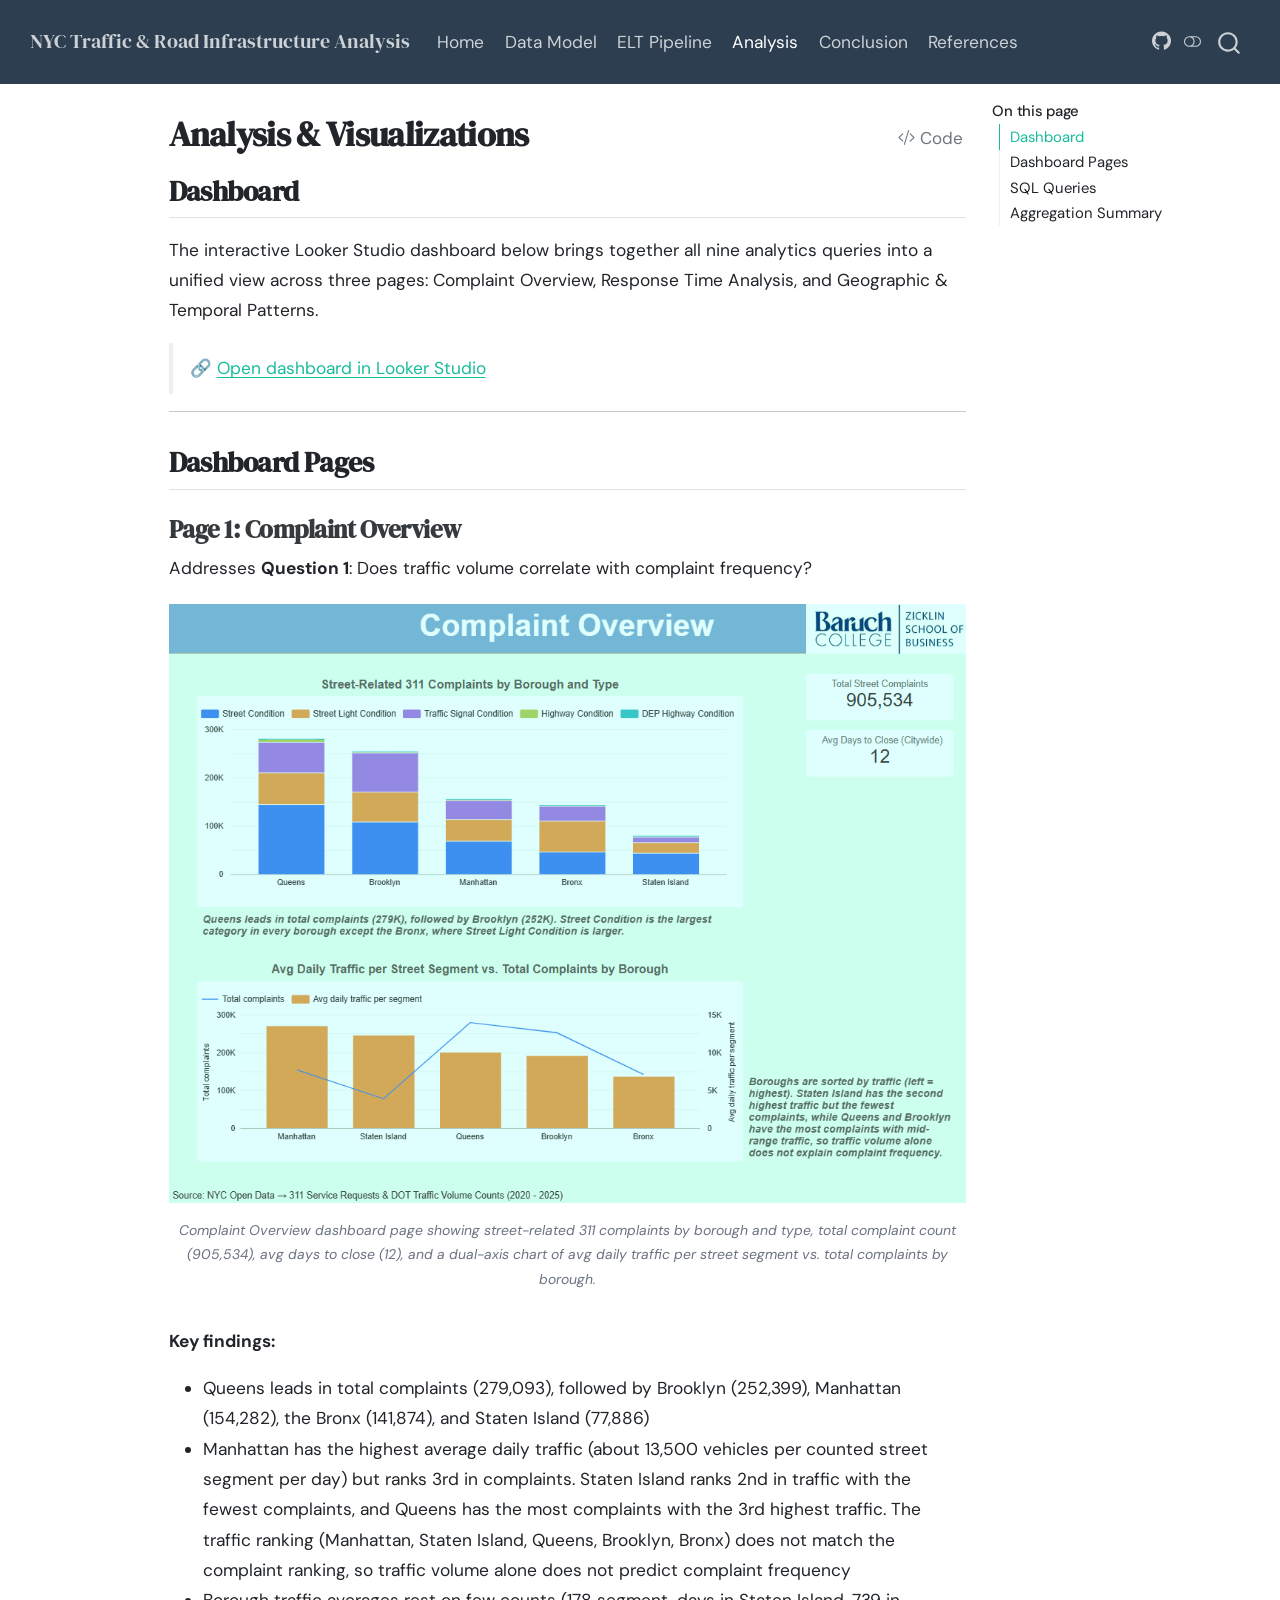
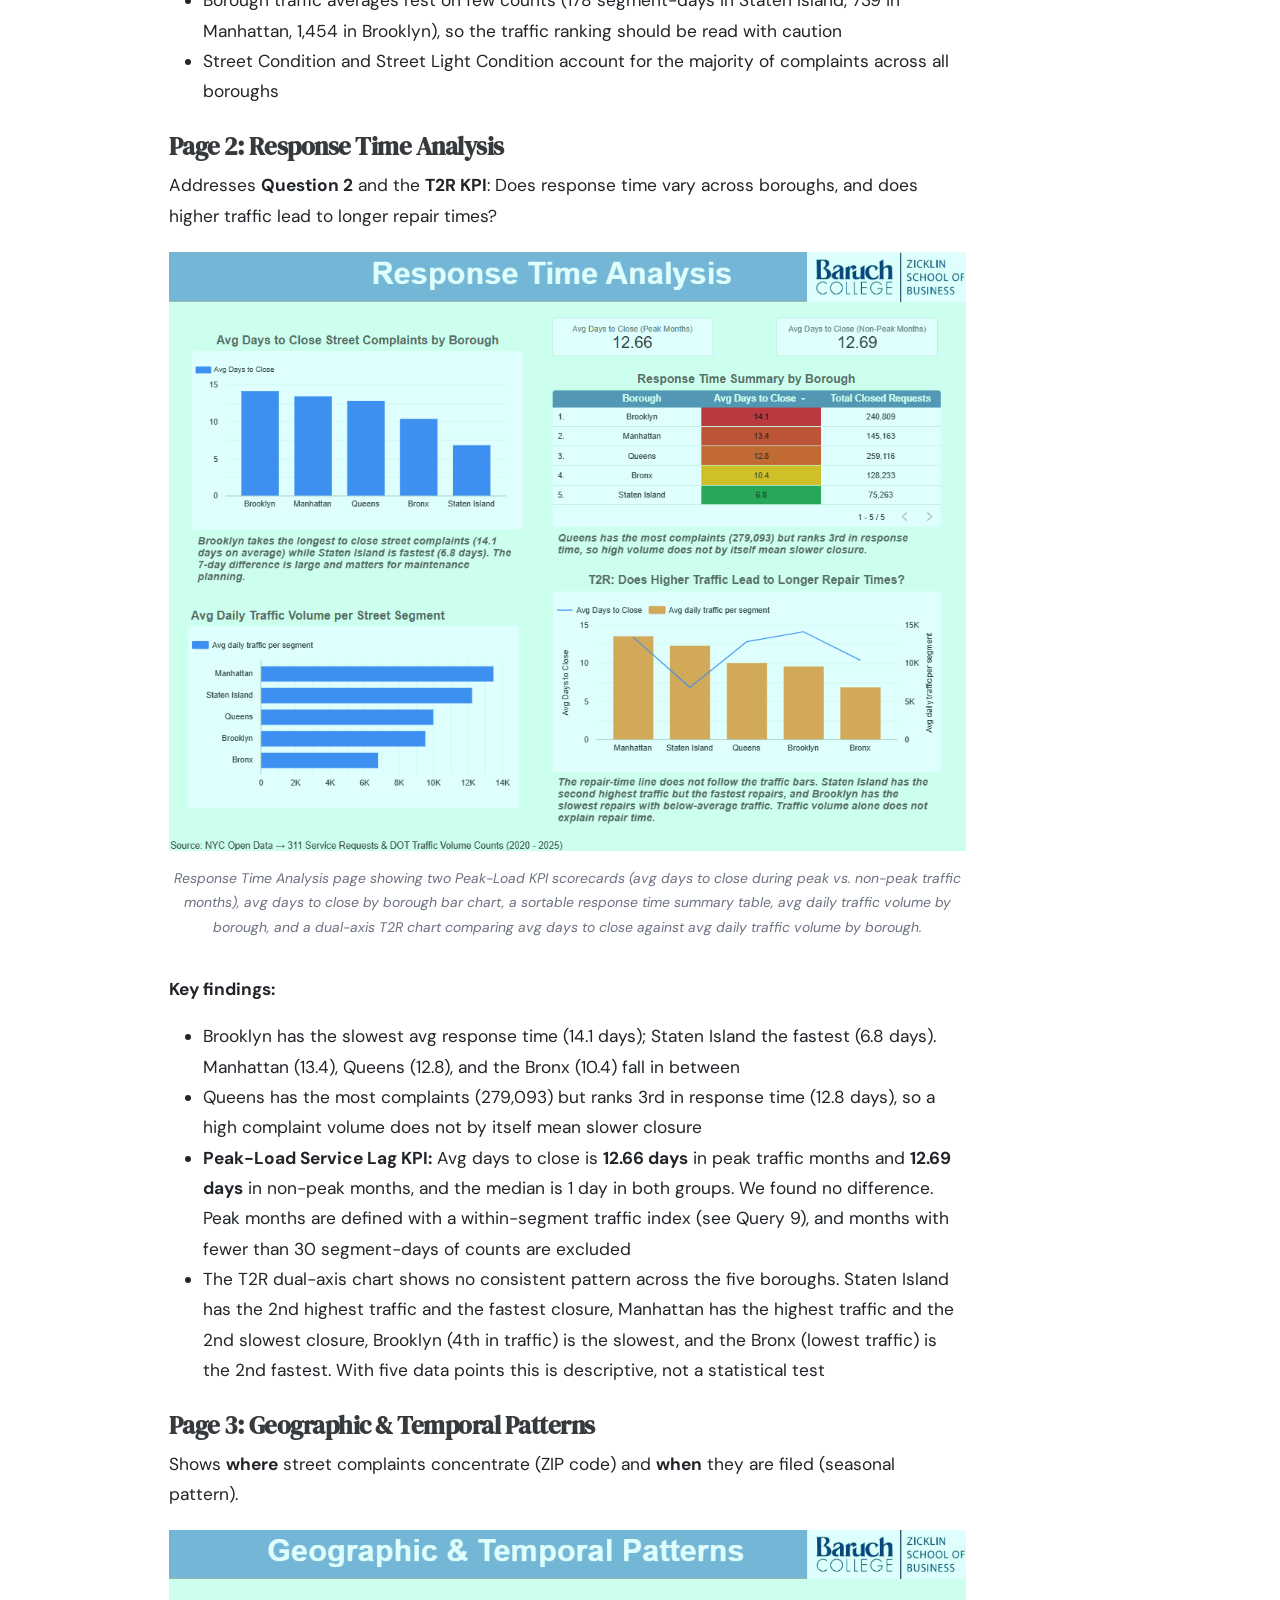
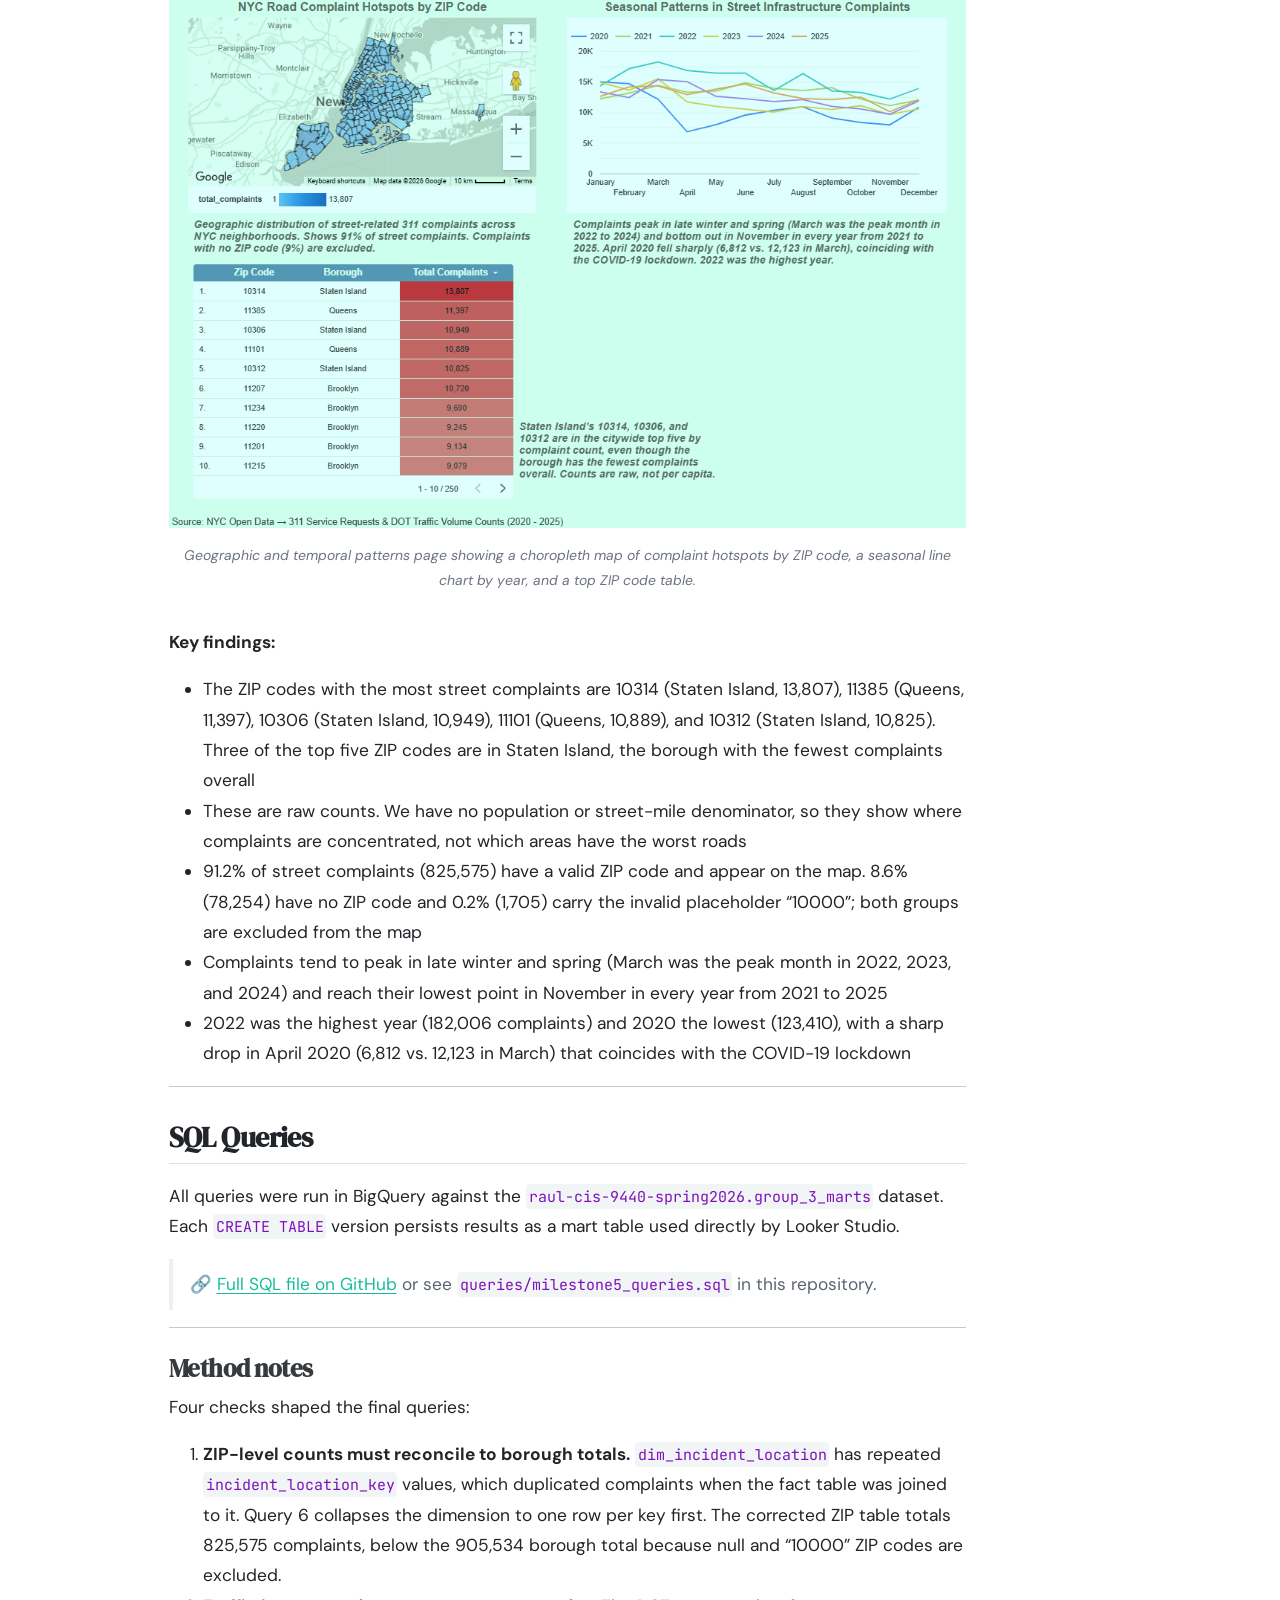
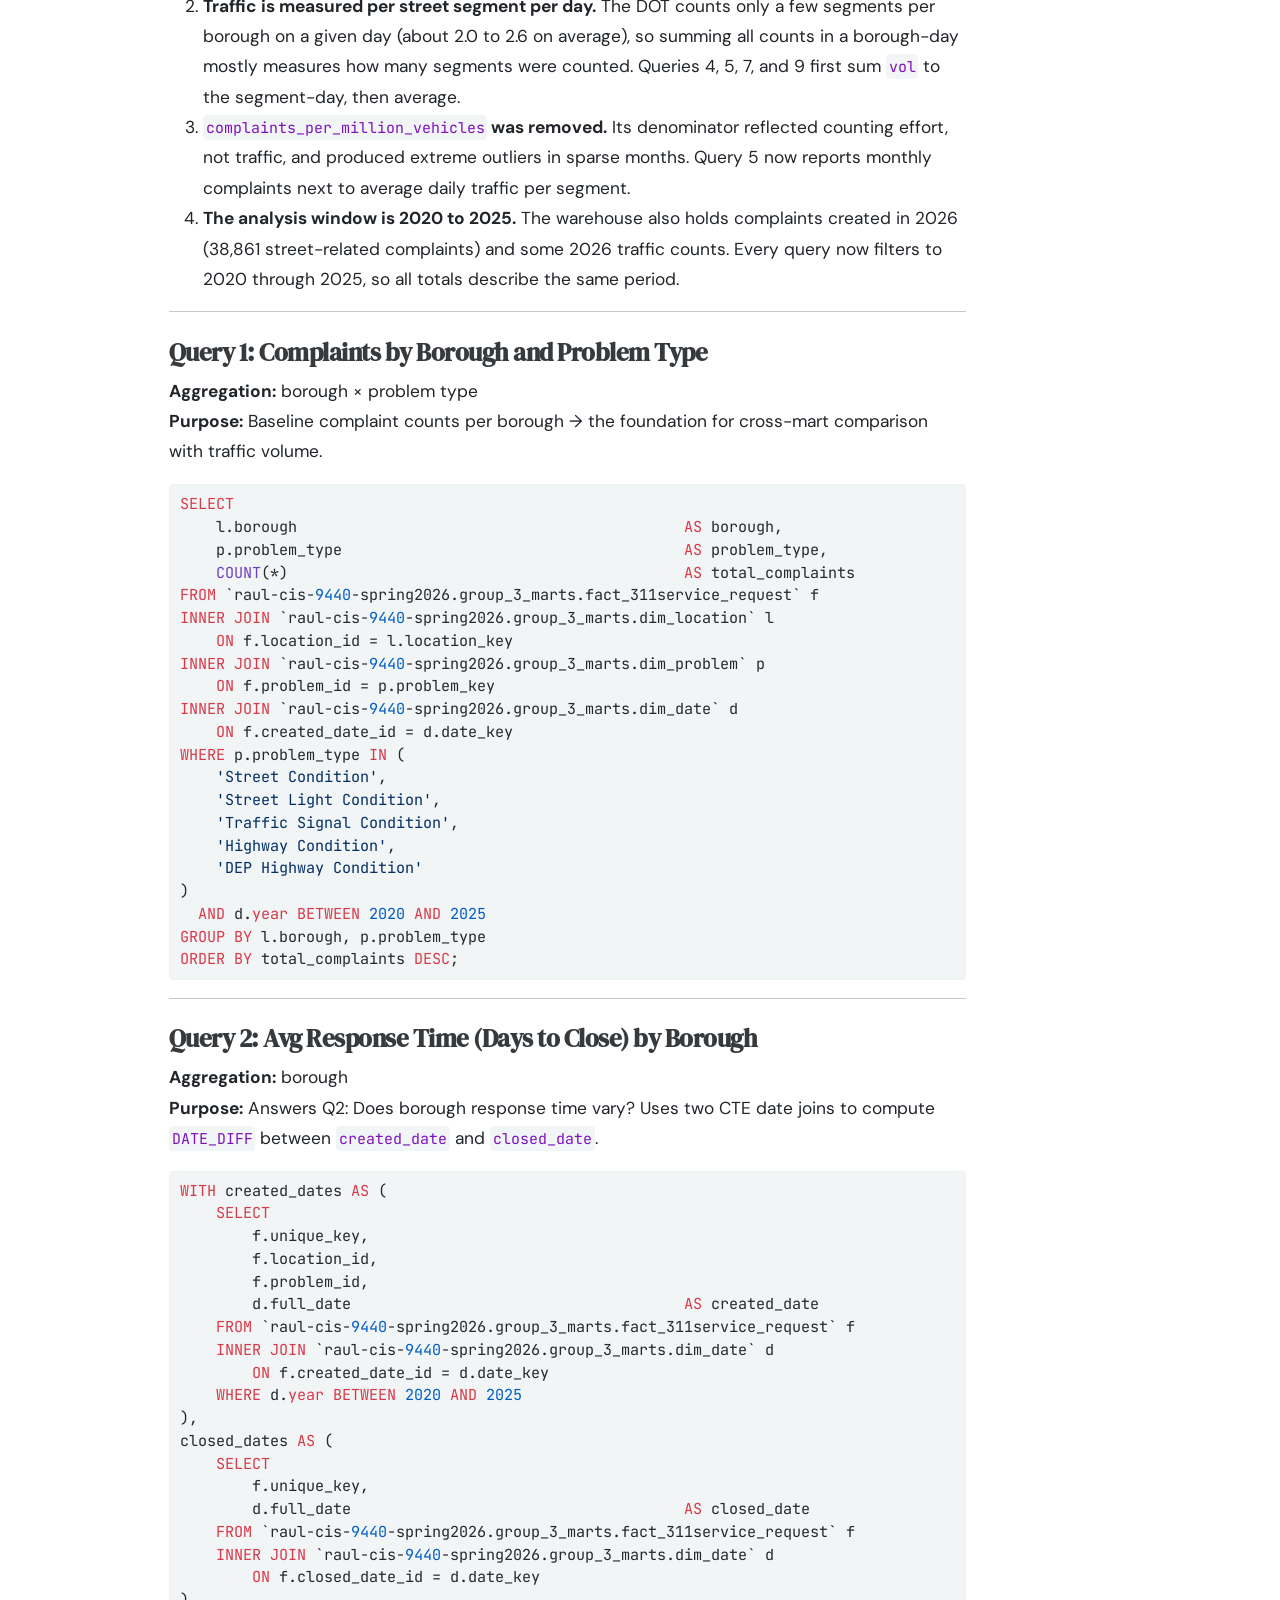
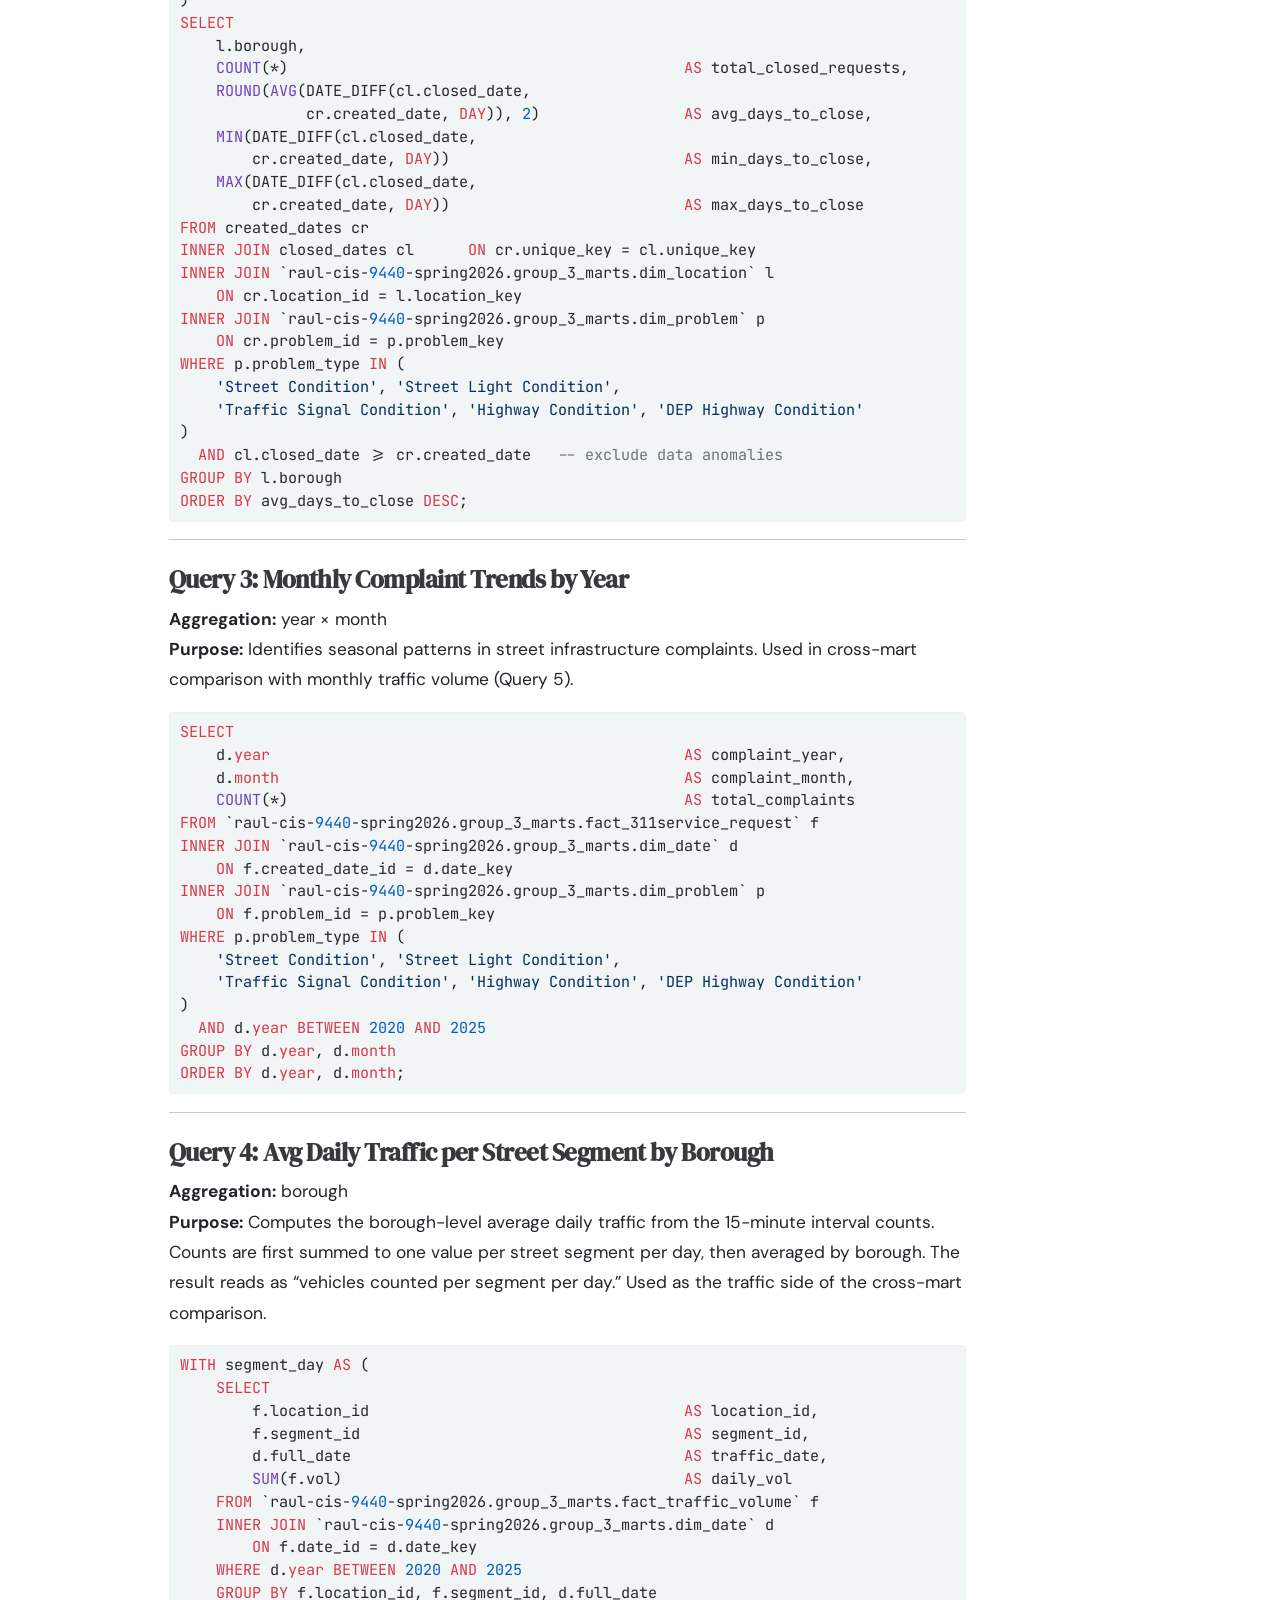
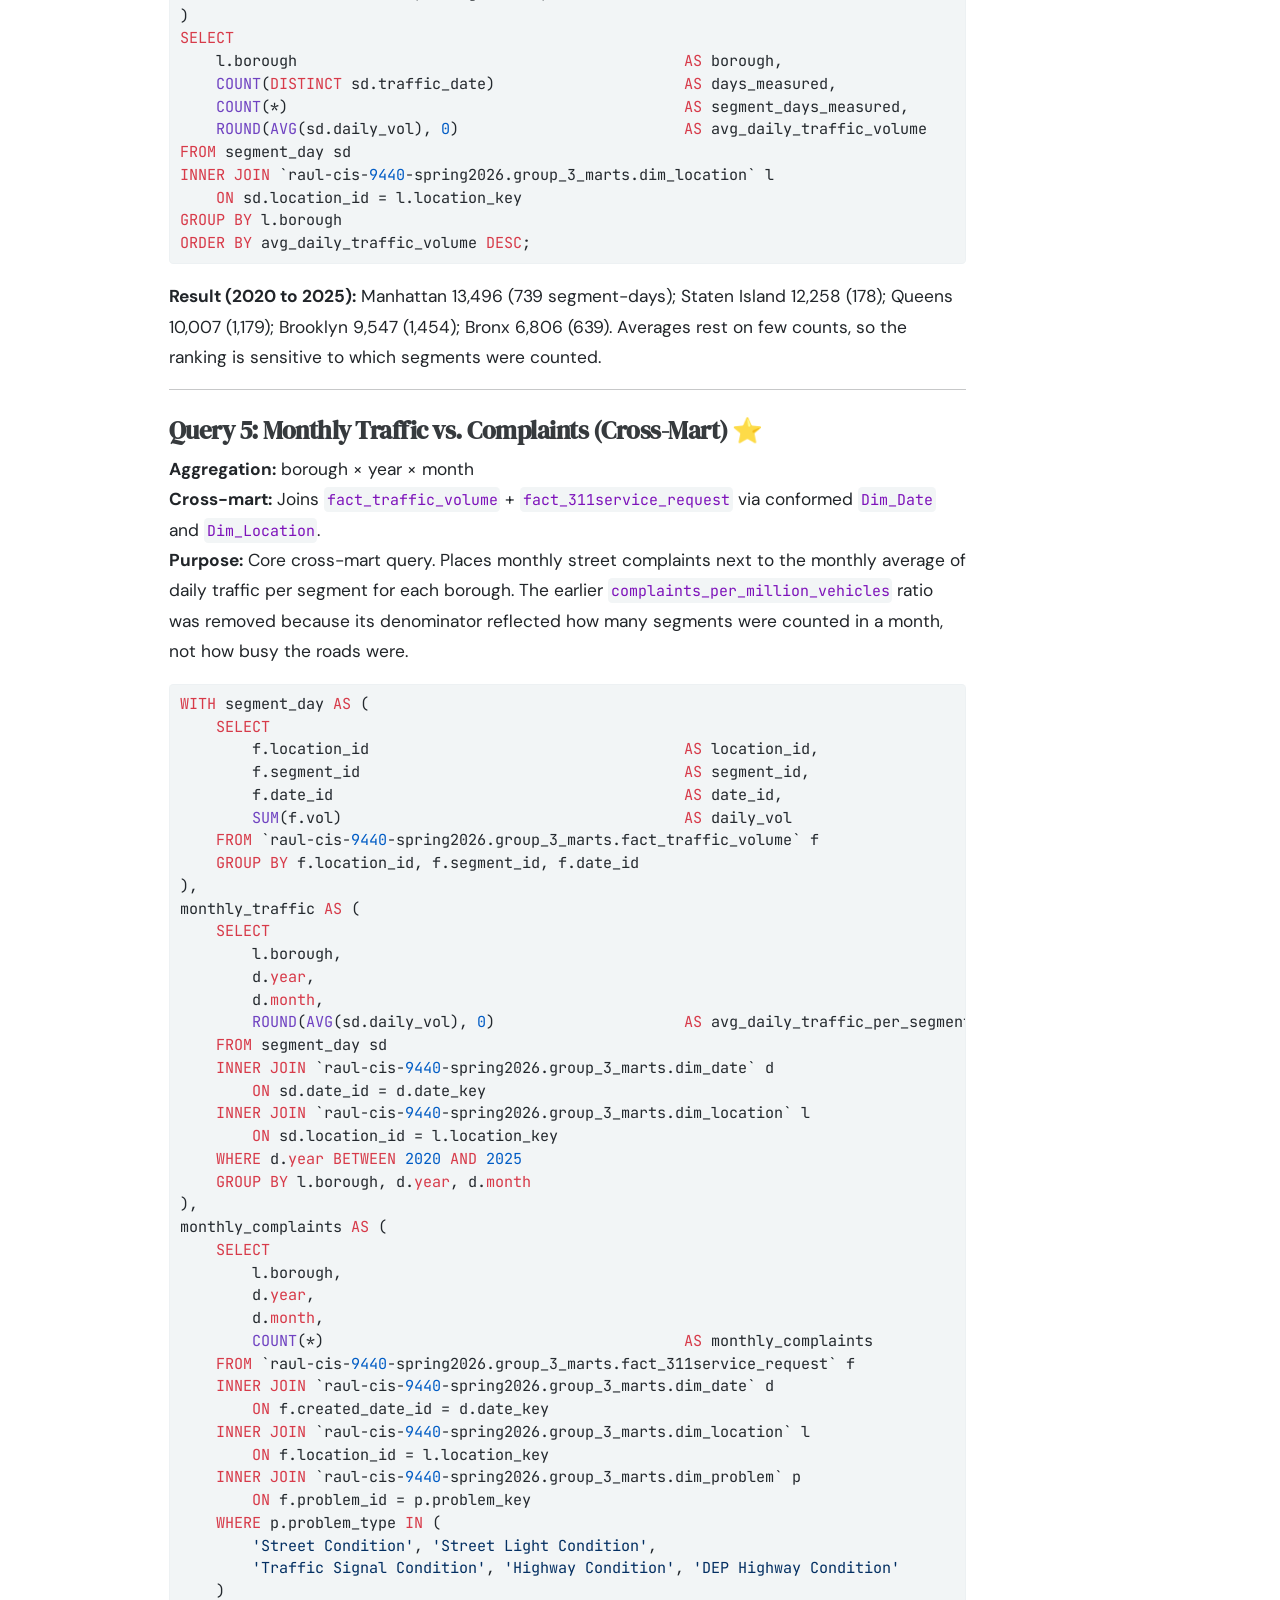
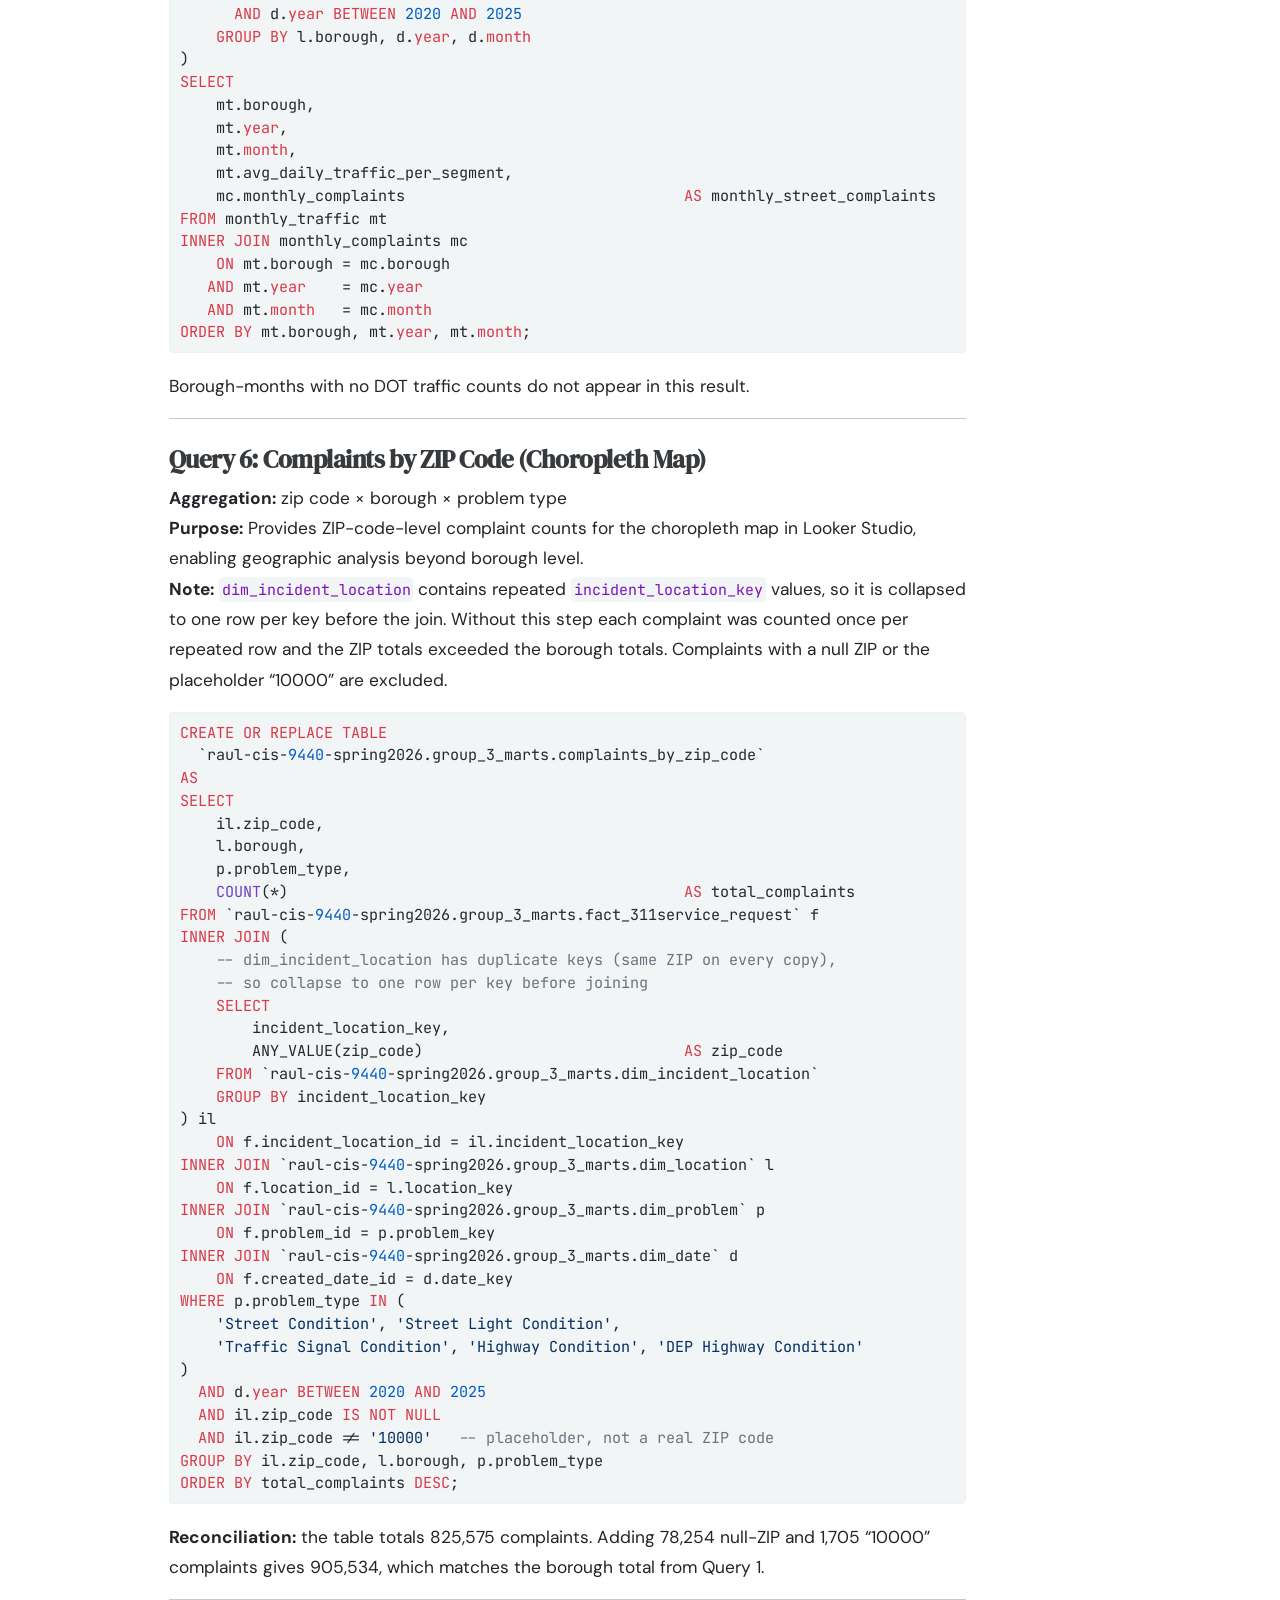
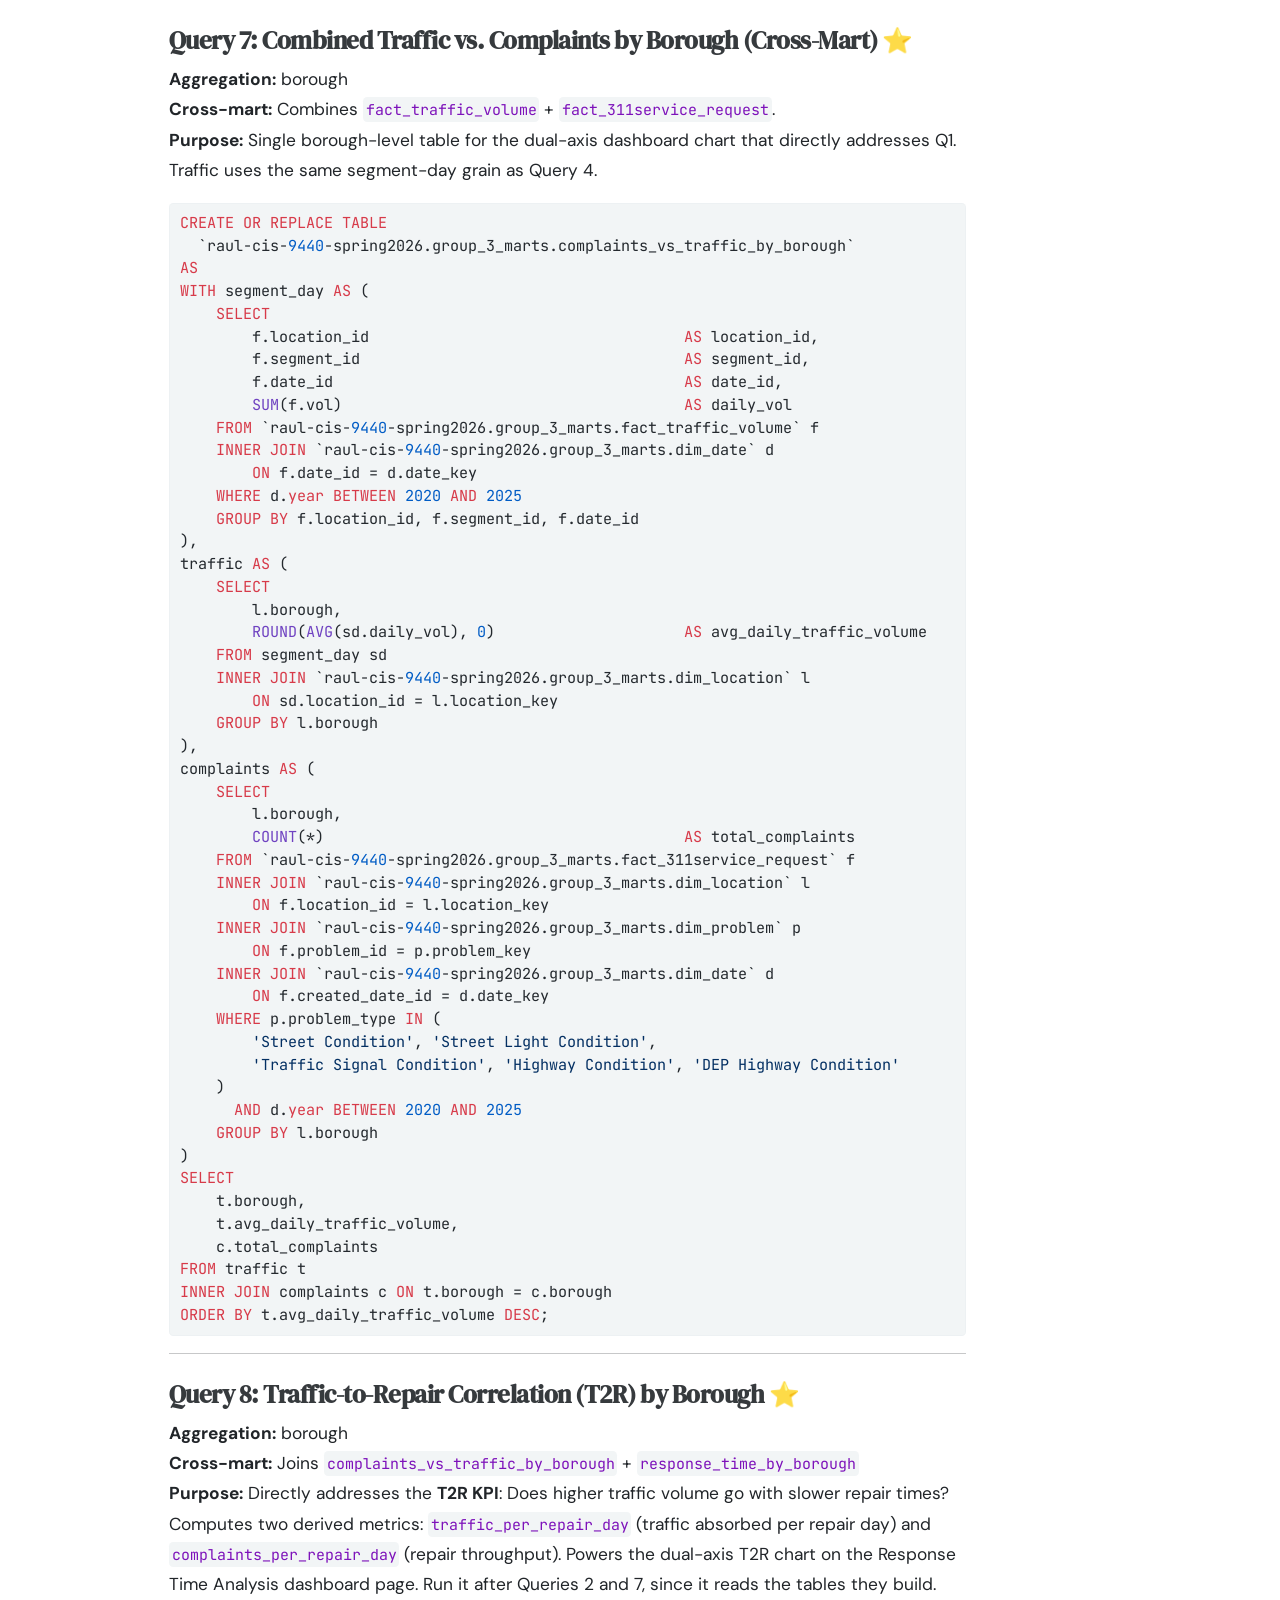
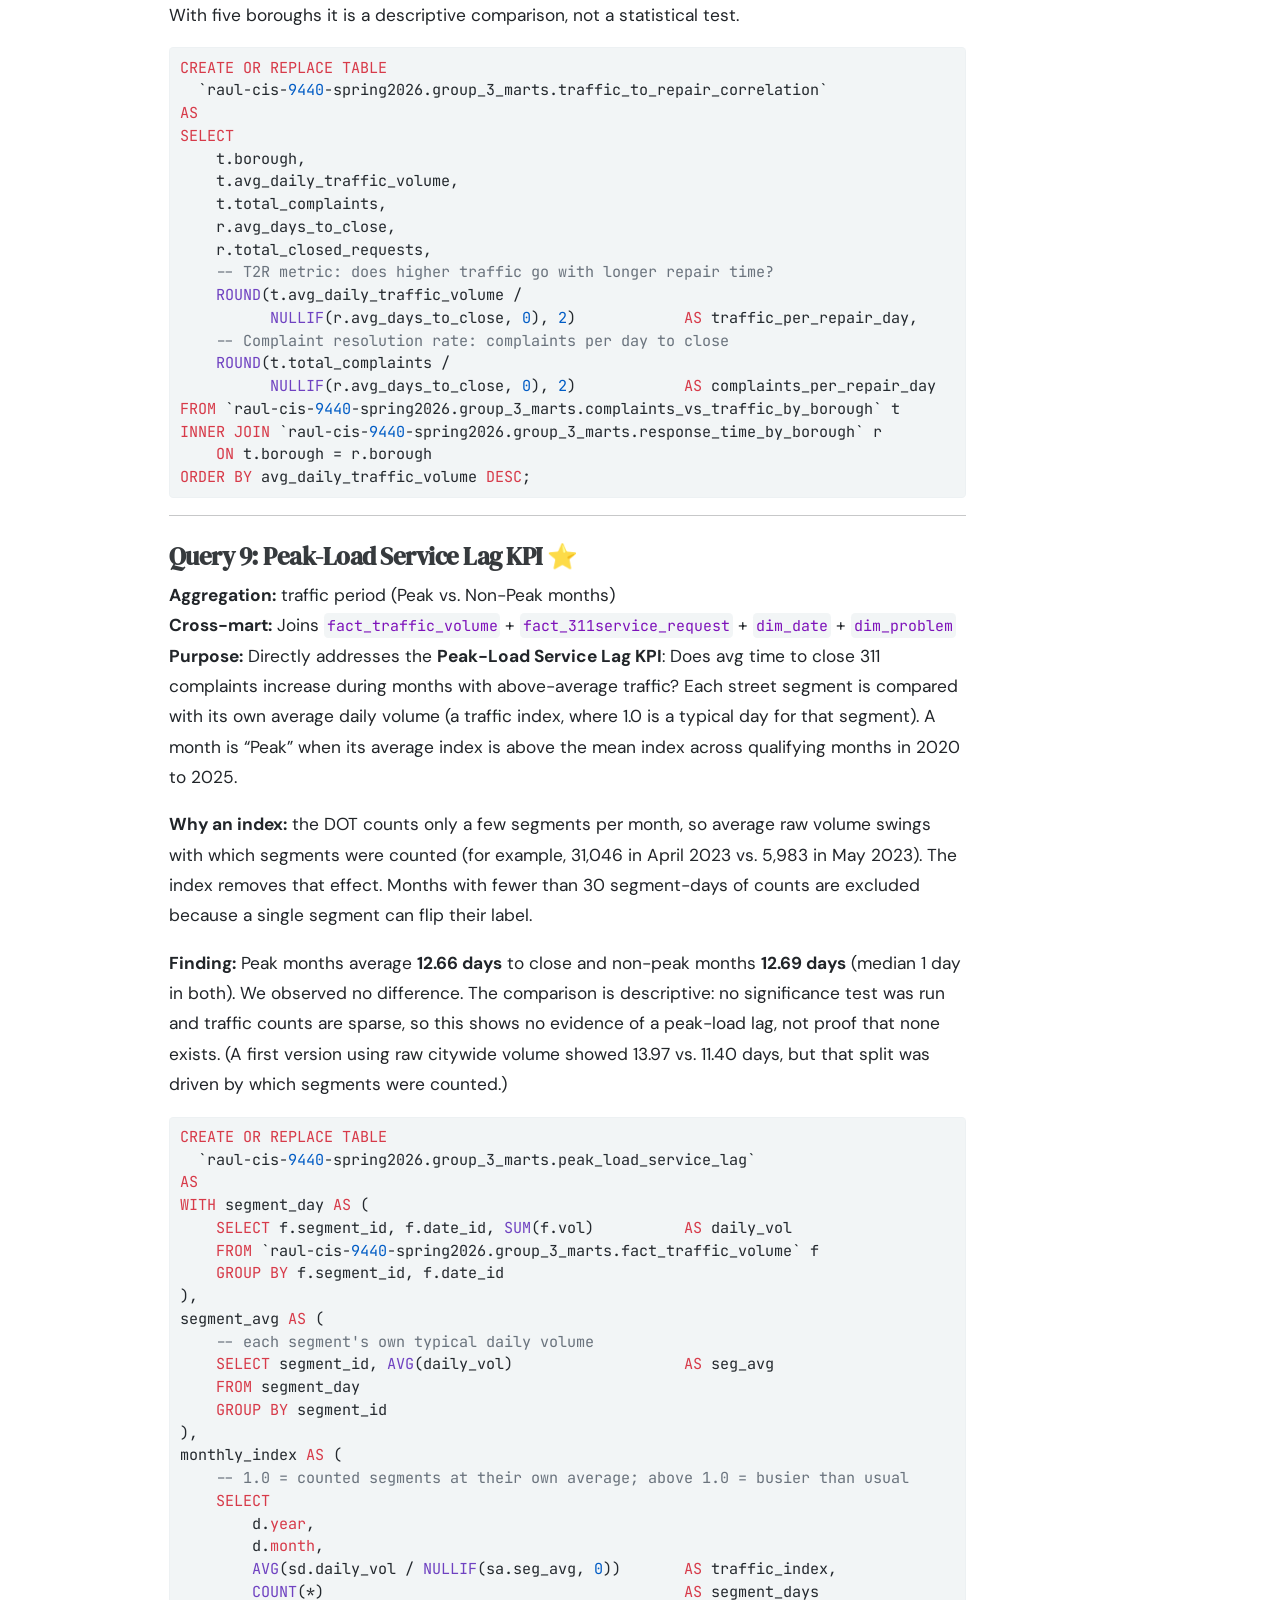
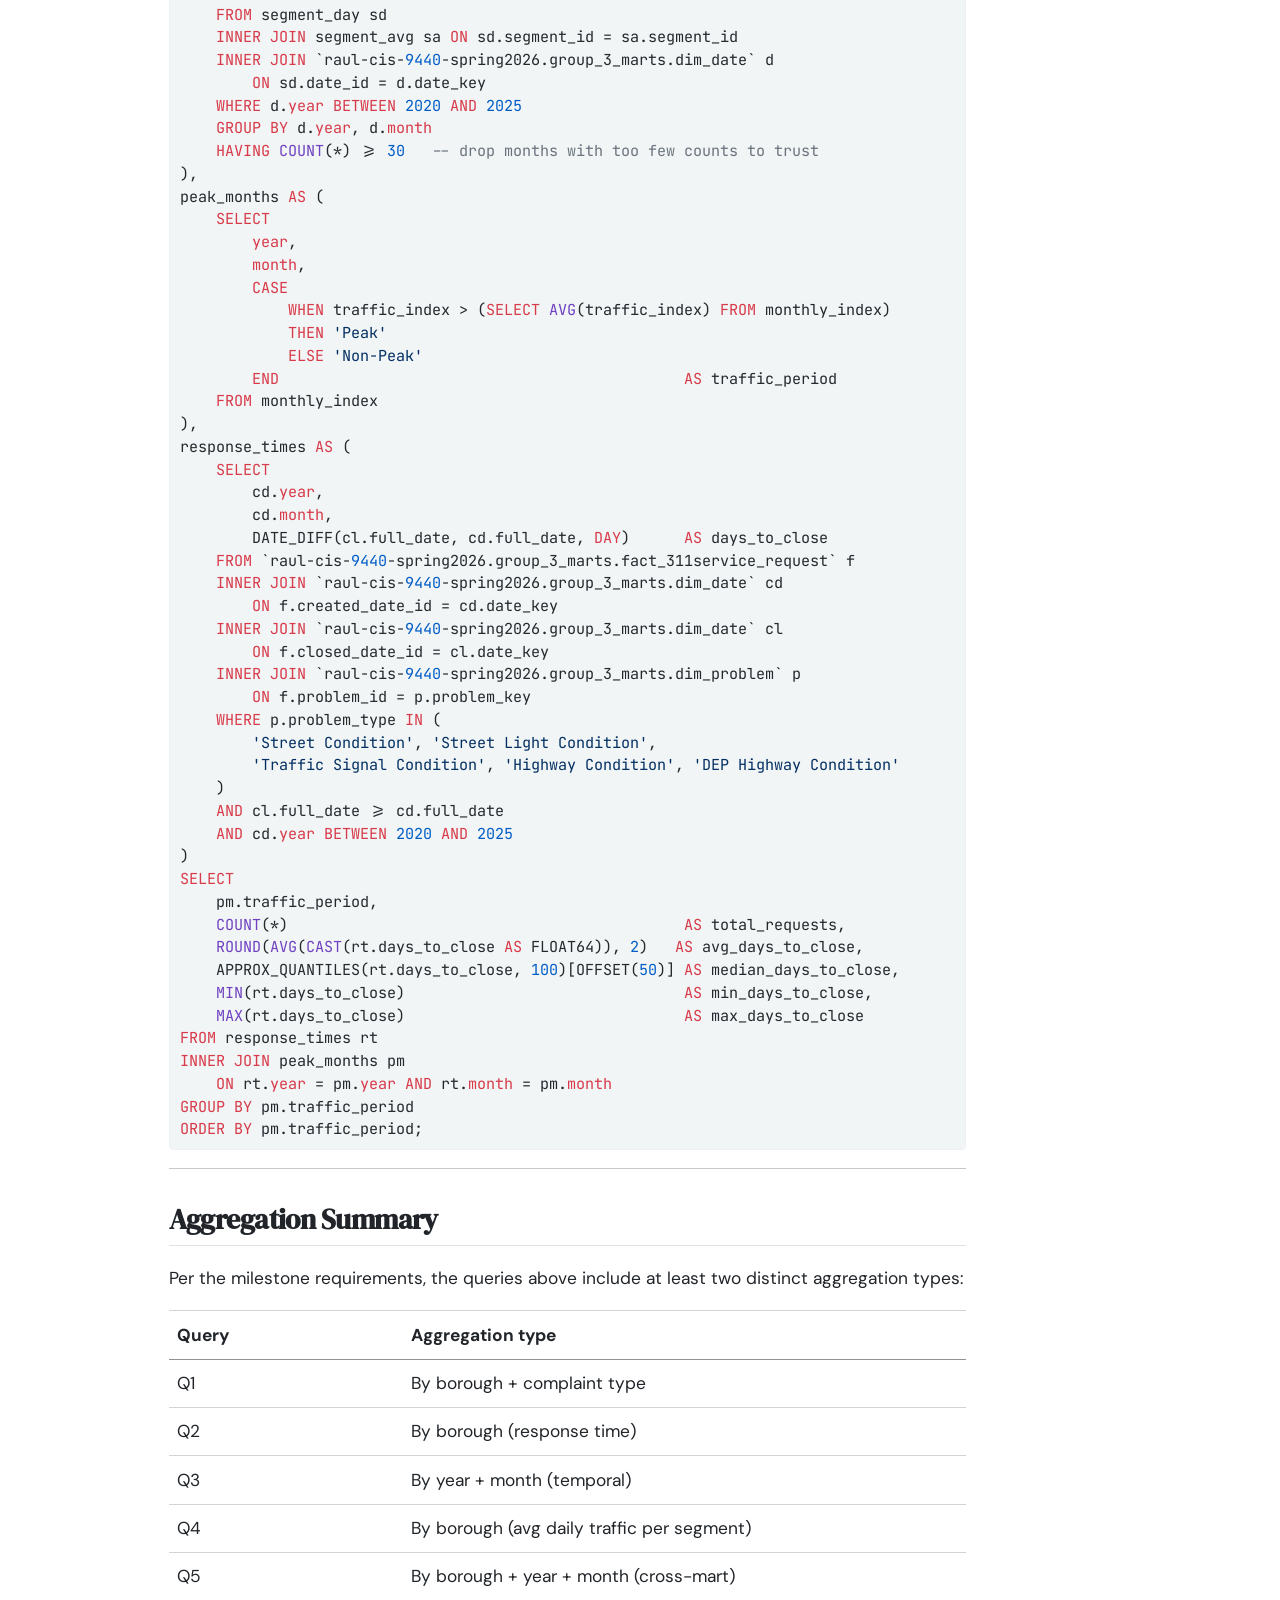
<file: docs/sections/04-analysis.html>
<!DOCTYPE html>
<html xmlns="http://www.w3.org/1999/xhtml" lang="en" xml:lang="en"><head>

<meta charset="utf-8">
<meta name="generator" content="quarto-1.8.27">

<meta name="viewport" content="width=device-width, initial-scale=1.0, user-scalable=yes">


<title>Analysis &amp; Visualizations – NYC Traffic &amp; Road Infrastructure Analysis</title>
<style>
code{white-space: pre-wrap;}
span.smallcaps{font-variant: small-caps;}
div.columns{display: flex; gap: min(4vw, 1.5em);}
div.column{flex: auto; overflow-x: auto;}
div.hanging-indent{margin-left: 1.5em; text-indent: -1.5em;}
ul.task-list{list-style: none;}
ul.task-list li input[type="checkbox"] {
  width: 0.8em;
  margin: 0 0.8em 0.2em -1em; /* quarto-specific, see https://github.com/quarto-dev/quarto-cli/issues/4556 */ 
  vertical-align: middle;
}
/* CSS for syntax highlighting */
html { -webkit-text-size-adjust: 100%; }
pre > code.sourceCode { white-space: pre; position: relative; }
pre > code.sourceCode > span { display: inline-block; line-height: 1.25; }
pre > code.sourceCode > span:empty { height: 1.2em; }
.sourceCode { overflow: visible; }
code.sourceCode > span { color: inherit; text-decoration: inherit; }
div.sourceCode { margin: 1em 0; }
pre.sourceCode { margin: 0; }
@media screen {
div.sourceCode { overflow: auto; }
}
@media print {
pre > code.sourceCode { white-space: pre-wrap; }
pre > code.sourceCode > span { text-indent: -5em; padding-left: 5em; }
}
pre.numberSource code
  { counter-reset: source-line 0; }
pre.numberSource code > span
  { position: relative; left: -4em; counter-increment: source-line; }
pre.numberSource code > span > a:first-child::before
  { content: counter(source-line);
    position: relative; left: -1em; text-align: right; vertical-align: baseline;
    border: none; display: inline-block;
    -webkit-touch-callout: none; -webkit-user-select: none;
    -khtml-user-select: none; -moz-user-select: none;
    -ms-user-select: none; user-select: none;
    padding: 0 4px; width: 4em;
  }
pre.numberSource { margin-left: 3em;  padding-left: 4px; }
div.sourceCode
  {   }
@media screen {
pre > code.sourceCode > span > a:first-child::before { text-decoration: underline; }
}
</style>


<script src="../site_libs/quarto-nav/quarto-nav.js"></script>
<script src="../site_libs/quarto-nav/headroom.min.js"></script>
<script src="../site_libs/clipboard/clipboard.min.js"></script>
<script src="../site_libs/quarto-search/autocomplete.umd.js"></script>
<script src="../site_libs/quarto-search/fuse.min.js"></script>
<script src="../site_libs/quarto-search/quarto-search.js"></script>
<meta name="quarto:offset" content="../">
<link href="../images/favicon.png" rel="icon" type="image/png">
<script src="../site_libs/quarto-html/quarto.js" type="module"></script>
<script src="../site_libs/quarto-html/tabsets/tabsets.js" type="module"></script>
<script src="../site_libs/quarto-html/axe/axe-check.js" type="module"></script>
<script src="../site_libs/quarto-html/popper.min.js"></script>
<script src="../site_libs/quarto-html/tippy.umd.min.js"></script>
<script src="../site_libs/quarto-html/anchor.min.js"></script>
<link href="../site_libs/quarto-html/tippy.css" rel="stylesheet">
<link href="../site_libs/quarto-html/quarto-syntax-highlighting-8b4baf804e461d9b72633f0de59a0cac.css" rel="stylesheet" class="quarto-color-scheme" id="quarto-text-highlighting-styles">
<link href="../site_libs/quarto-html/quarto-syntax-highlighting-dark-f1aadacce99040138bbb613f9330654f.css" rel="stylesheet" class="quarto-color-scheme quarto-color-alternate" id="quarto-text-highlighting-styles">
<link href="../site_libs/quarto-html/quarto-syntax-highlighting-8b4baf804e461d9b72633f0de59a0cac.css" rel="stylesheet" class="quarto-color-scheme-extra" id="quarto-text-highlighting-styles">
<script src="../site_libs/bootstrap/bootstrap.min.js"></script>
<link href="../site_libs/bootstrap/bootstrap-icons.css" rel="stylesheet">
<link href="../site_libs/bootstrap/bootstrap-7c8793e99a21e081e2bb8d69993efb75.min.css" rel="stylesheet" append-hash="true" class="quarto-color-scheme" id="quarto-bootstrap" data-mode="light">
<link href="../site_libs/bootstrap/bootstrap-dark-6c9d4b6e8397689ef559897df4fbe577.min.css" rel="stylesheet" append-hash="true" class="quarto-color-scheme quarto-color-alternate" id="quarto-bootstrap" data-mode="dark">
<link href="../site_libs/bootstrap/bootstrap-7c8793e99a21e081e2bb8d69993efb75.min.css" rel="stylesheet" append-hash="true" class="quarto-color-scheme-extra" id="quarto-bootstrap" data-mode="light">
<script id="quarto-search-options" type="application/json">{
  "location": "navbar",
  "copy-button": false,
  "collapse-after": 3,
  "panel-placement": "end",
  "type": "overlay",
  "limit": 50,
  "keyboard-shortcut": [
    "f",
    "/",
    "s"
  ],
  "show-item-context": false,
  "language": {
    "search-no-results-text": "No results",
    "search-matching-documents-text": "matching documents",
    "search-copy-link-title": "Copy link to search",
    "search-hide-matches-text": "Hide additional matches",
    "search-more-match-text": "more match in this document",
    "search-more-matches-text": "more matches in this document",
    "search-clear-button-title": "Clear",
    "search-text-placeholder": "",
    "search-detached-cancel-button-title": "Cancel",
    "search-submit-button-title": "Submit",
    "search-label": "Search"
  }
}</script>
<style>html{ scroll-behavior: smooth; }</style>


<link rel="stylesheet" href="../styles.css">
</head>

<body class="nav-fixed quarto-light"><script id="quarto-html-before-body" type="application/javascript">
    const toggleBodyColorMode = (bsSheetEl) => {
      const mode = bsSheetEl.getAttribute("data-mode");
      const bodyEl = window.document.querySelector("body");
      if (mode === "dark") {
        bodyEl.classList.add("quarto-dark");
        bodyEl.classList.remove("quarto-light");
      } else {
        bodyEl.classList.add("quarto-light");
        bodyEl.classList.remove("quarto-dark");
      }
    }
    const toggleBodyColorPrimary = () => {
      const bsSheetEl = window.document.querySelector("link#quarto-bootstrap:not([rel=disabled-stylesheet])");
      if (bsSheetEl) {
        toggleBodyColorMode(bsSheetEl);
      }
    }
    const setColorSchemeToggle = (alternate) => {
      const toggles = window.document.querySelectorAll('.quarto-color-scheme-toggle');
      for (let i=0; i < toggles.length; i++) {
        const toggle = toggles[i];
        if (toggle) {
          if (alternate) {
            toggle.classList.add("alternate");
          } else {
            toggle.classList.remove("alternate");
          }
        }
      }
    };
    const toggleColorMode = (alternate) => {
      // Switch the stylesheets
      const primaryStylesheets = window.document.querySelectorAll('link.quarto-color-scheme:not(.quarto-color-alternate)');
      const alternateStylesheets = window.document.querySelectorAll('link.quarto-color-scheme.quarto-color-alternate');
      manageTransitions('#quarto-margin-sidebar .nav-link', false);
      if (alternate) {
        // note: dark is layered on light, we don't disable primary!
        enableStylesheet(alternateStylesheets);
        for (const sheetNode of alternateStylesheets) {
          if (sheetNode.id === "quarto-bootstrap") {
            toggleBodyColorMode(sheetNode);
          }
        }
      } else {
        disableStylesheet(alternateStylesheets);
        enableStylesheet(primaryStylesheets)
        toggleBodyColorPrimary();
      }
      manageTransitions('#quarto-margin-sidebar .nav-link', true);
      // Switch the toggles
      setColorSchemeToggle(alternate)
      // Hack to workaround the fact that safari doesn't
      // properly recolor the scrollbar when toggling (#1455)
      if (navigator.userAgent.indexOf('Safari') > 0 && navigator.userAgent.indexOf('Chrome') == -1) {
        manageTransitions("body", false);
        window.scrollTo(0, 1);
        setTimeout(() => {
          window.scrollTo(0, 0);
          manageTransitions("body", true);
        }, 40);
      }
    }
    const disableStylesheet = (stylesheets) => {
      for (let i=0; i < stylesheets.length; i++) {
        const stylesheet = stylesheets[i];
        stylesheet.rel = 'disabled-stylesheet';
      }
    }
    const enableStylesheet = (stylesheets) => {
      for (let i=0; i < stylesheets.length; i++) {
        const stylesheet = stylesheets[i];
        if(stylesheet.rel !== 'stylesheet') { // for Chrome, which will still FOUC without this check
          stylesheet.rel = 'stylesheet';
        }
      }
    }
    const manageTransitions = (selector, allowTransitions) => {
      const els = window.document.querySelectorAll(selector);
      for (let i=0; i < els.length; i++) {
        const el = els[i];
        if (allowTransitions) {
          el.classList.remove('notransition');
        } else {
          el.classList.add('notransition');
        }
      }
    }
    const isFileUrl = () => {
      return window.location.protocol === 'file:';
    }
    const hasAlternateSentinel = () => {
      let styleSentinel = getColorSchemeSentinel();
      if (styleSentinel !== null) {
        return styleSentinel === "alternate";
      } else {
        return false;
      }
    }
    const setStyleSentinel = (alternate) => {
      const value = alternate ? "alternate" : "default";
      if (!isFileUrl()) {
        window.localStorage.setItem("quarto-color-scheme", value);
      } else {
        localAlternateSentinel = value;
      }
    }
    const getColorSchemeSentinel = () => {
      if (!isFileUrl()) {
        const storageValue = window.localStorage.getItem("quarto-color-scheme");
        return storageValue != null ? storageValue : localAlternateSentinel;
      } else {
        return localAlternateSentinel;
      }
    }
    const toggleGiscusIfUsed = (isAlternate, darkModeDefault) => {
      const baseTheme = document.querySelector('#giscus-base-theme')?.value ?? 'light';
      const alternateTheme = document.querySelector('#giscus-alt-theme')?.value ?? 'dark';
      let newTheme = '';
      if(authorPrefersDark) {
        newTheme = isAlternate ? baseTheme : alternateTheme;
      } else {
        newTheme = isAlternate ? alternateTheme : baseTheme;
      }
      const changeGiscusTheme = () => {
        // From: https://github.com/giscus/giscus/issues/336
        const sendMessage = (message) => {
          const iframe = document.querySelector('iframe.giscus-frame');
          if (!iframe) return;
          iframe.contentWindow.postMessage({ giscus: message }, 'https://giscus.app');
        }
        sendMessage({
          setConfig: {
            theme: newTheme
          }
        });
      }
      const isGiscussLoaded = window.document.querySelector('iframe.giscus-frame') !== null;
      if (isGiscussLoaded) {
        changeGiscusTheme();
      }
    };
    const authorPrefersDark = false;
    const darkModeDefault = authorPrefersDark;
      document.querySelector('link#quarto-text-highlighting-styles.quarto-color-scheme-extra').rel = 'disabled-stylesheet';
      document.querySelector('link#quarto-bootstrap.quarto-color-scheme-extra').rel = 'disabled-stylesheet';
    let localAlternateSentinel = darkModeDefault ? 'alternate' : 'default';
    // Dark / light mode switch
    window.quartoToggleColorScheme = () => {
      // Read the current dark / light value
      let toAlternate = !hasAlternateSentinel();
      toggleColorMode(toAlternate);
      setStyleSentinel(toAlternate);
      toggleGiscusIfUsed(toAlternate, darkModeDefault);
      window.dispatchEvent(new Event('resize'));
    };
    // Switch to dark mode if need be
    if (hasAlternateSentinel()) {
      toggleColorMode(true);
    } else {
      toggleColorMode(false);
    }
  </script>

<div id="quarto-search-results"></div>
  <header id="quarto-header" class="headroom fixed-top">
    <nav class="navbar navbar-expand-lg " data-bs-theme="dark">
      <div class="navbar-container container-fluid">
      <div class="navbar-brand-container mx-auto">
    <a class="navbar-brand" href="../index.html">
    <span class="navbar-title">NYC Traffic &amp; Road Infrastructure Analysis</span>
    </a>
  </div>
            <div id="quarto-search" class="" title="Search"></div>
          <button class="navbar-toggler" type="button" data-bs-toggle="collapse" data-bs-target="#navbarCollapse" aria-controls="navbarCollapse" role="menu" aria-expanded="false" aria-label="Toggle navigation" onclick="if (window.quartoToggleHeadroom) { window.quartoToggleHeadroom(); }">
  <span class="navbar-toggler-icon"></span>
</button>
          <div class="collapse navbar-collapse" id="navbarCollapse">
            <ul class="navbar-nav navbar-nav-scroll me-auto">
  <li class="nav-item">
    <a class="nav-link" href="../index.html"> 
<span class="menu-text">Home</span></a>
  </li>  
  <li class="nav-item">
    <a class="nav-link" href="../sections/02-dimensional-model.html"> 
<span class="menu-text">Data Model</span></a>
  </li>  
  <li class="nav-item">
    <a class="nav-link" href="../sections/03-elt-pipeline.html"> 
<span class="menu-text">ELT Pipeline</span></a>
  </li>  
  <li class="nav-item">
    <a class="nav-link active" href="../sections/04-analysis.html" aria-current="page"> 
<span class="menu-text">Analysis</span></a>
  </li>  
  <li class="nav-item">
    <a class="nav-link" href="../sections/05-conclusion.html"> 
<span class="menu-text">Conclusion</span></a>
  </li>  
  <li class="nav-item">
    <a class="nav-link" href="../sections/06-references.html"> 
<span class="menu-text">References</span></a>
  </li>  
</ul>
            <ul class="navbar-nav navbar-nav-scroll ms-auto">
  <li class="nav-item compact">
    <a class="nav-link" href="https://github.com/RaulSolaNavarro/nyc-analytics-project-rjsn"> <i class="bi bi-github" role="img" aria-label="GitHub">
</i> 
<span class="menu-text"></span></a>
  </li>  
</ul>
          </div> <!-- /navcollapse -->
            <div class="quarto-navbar-tools">
  <a href="" class="quarto-color-scheme-toggle quarto-navigation-tool  px-1" onclick="window.quartoToggleColorScheme(); return false;" title="Toggle dark mode"><i class="bi"></i></a>
</div>
      </div> <!-- /container-fluid -->
    </nav>
</header>
<!-- content -->
<div id="quarto-content" class="quarto-container page-columns page-rows-contents page-layout-article page-navbar">
<!-- sidebar -->
<!-- margin-sidebar -->
    <div id="quarto-margin-sidebar" class="sidebar margin-sidebar">
        <nav id="TOC" role="doc-toc" class="toc-active">
    <h2 id="toc-title">On this page</h2>
   
  <ul>
  <li><a href="#dashboard" id="toc-dashboard" class="nav-link active" data-scroll-target="#dashboard">Dashboard</a></li>
  <li><a href="#dashboard-pages" id="toc-dashboard-pages" class="nav-link" data-scroll-target="#dashboard-pages">Dashboard Pages</a>
  <ul class="collapse">
  <li><a href="#page-1-complaint-overview" id="toc-page-1-complaint-overview" class="nav-link" data-scroll-target="#page-1-complaint-overview">Page 1: Complaint Overview</a></li>
  <li><a href="#page-2-response-time-analysis" id="toc-page-2-response-time-analysis" class="nav-link" data-scroll-target="#page-2-response-time-analysis">Page 2: Response Time Analysis</a></li>
  <li><a href="#page-3-geographic-temporal-patterns" id="toc-page-3-geographic-temporal-patterns" class="nav-link" data-scroll-target="#page-3-geographic-temporal-patterns">Page 3: Geographic &amp; Temporal Patterns</a></li>
  </ul></li>
  <li><a href="#sql-queries" id="toc-sql-queries" class="nav-link" data-scroll-target="#sql-queries">SQL Queries</a>
  <ul class="collapse">
  <li><a href="#method-notes" id="toc-method-notes" class="nav-link" data-scroll-target="#method-notes">Method notes</a></li>
  <li><a href="#query-1-complaints-by-borough-and-problem-type" id="toc-query-1-complaints-by-borough-and-problem-type" class="nav-link" data-scroll-target="#query-1-complaints-by-borough-and-problem-type">Query 1: Complaints by Borough and Problem Type</a></li>
  <li><a href="#query-2-avg-response-time-days-to-close-by-borough" id="toc-query-2-avg-response-time-days-to-close-by-borough" class="nav-link" data-scroll-target="#query-2-avg-response-time-days-to-close-by-borough">Query 2: Avg Response Time (Days to Close) by Borough</a></li>
  <li><a href="#query-3-monthly-complaint-trends-by-year" id="toc-query-3-monthly-complaint-trends-by-year" class="nav-link" data-scroll-target="#query-3-monthly-complaint-trends-by-year">Query 3: Monthly Complaint Trends by Year</a></li>
  <li><a href="#query-4-avg-daily-traffic-per-street-segment-by-borough" id="toc-query-4-avg-daily-traffic-per-street-segment-by-borough" class="nav-link" data-scroll-target="#query-4-avg-daily-traffic-per-street-segment-by-borough">Query 4: Avg Daily Traffic per Street Segment by Borough</a></li>
  <li><a href="#query-5-monthly-traffic-vs.-complaints-cross-mart" id="toc-query-5-monthly-traffic-vs.-complaints-cross-mart" class="nav-link" data-scroll-target="#query-5-monthly-traffic-vs.-complaints-cross-mart">Query 5: Monthly Traffic vs.&nbsp;Complaints (Cross-Mart) ⭐</a></li>
  <li><a href="#query-6-complaints-by-zip-code-choropleth-map" id="toc-query-6-complaints-by-zip-code-choropleth-map" class="nav-link" data-scroll-target="#query-6-complaints-by-zip-code-choropleth-map">Query 6: Complaints by ZIP Code (Choropleth Map)</a></li>
  <li><a href="#query-7-combined-traffic-vs.-complaints-by-borough-cross-mart" id="toc-query-7-combined-traffic-vs.-complaints-by-borough-cross-mart" class="nav-link" data-scroll-target="#query-7-combined-traffic-vs.-complaints-by-borough-cross-mart">Query 7: Combined Traffic vs.&nbsp;Complaints by Borough (Cross-Mart) ⭐</a></li>
  <li><a href="#query-8-traffic-to-repair-correlation-t2r-by-borough" id="toc-query-8-traffic-to-repair-correlation-t2r-by-borough" class="nav-link" data-scroll-target="#query-8-traffic-to-repair-correlation-t2r-by-borough">Query 8: Traffic-to-Repair Correlation (T2R) by Borough ⭐</a></li>
  <li><a href="#query-9-peak-load-service-lag-kpi" id="toc-query-9-peak-load-service-lag-kpi" class="nav-link" data-scroll-target="#query-9-peak-load-service-lag-kpi">Query 9: Peak-Load Service Lag KPI ⭐</a></li>
  </ul></li>
  <li><a href="#aggregation-summary" id="toc-aggregation-summary" class="nav-link" data-scroll-target="#aggregation-summary">Aggregation Summary</a></li>
  </ul>
</nav>
    </div>
<!-- main -->
<main class="content" id="quarto-document-content">


<header id="title-block-header" class="quarto-title-block default">
<div class="quarto-title">
<div class="quarto-title-block"><div><h1 class="title">Analysis &amp; Visualizations</h1><button type="button" class="btn code-tools-button" id="quarto-code-tools-source"><i class="bi"></i> Code</button></div></div>
</div>



<div class="quarto-title-meta">

    
  
    
  </div>
  


</header>


<section id="dashboard" class="level2">
<h2 class="anchored" data-anchor-id="dashboard">Dashboard</h2>
<p>The interactive Looker Studio dashboard below brings together all nine analytics queries into a unified view across three pages: Complaint Overview, Response Time Analysis, and Geographic &amp; Temporal Patterns.</p>
<blockquote class="blockquote">
<p>🔗 <strong><a href="https://datastudio.google.com/reporting/b7835c43-9acb-4aa1-9cd6-e9230b5421d8">Open dashboard in Looker Studio</a></strong></p>
</blockquote>
<hr>
</section>
<section id="dashboard-pages" class="level2">
<h2 class="anchored" data-anchor-id="dashboard-pages">Dashboard Pages</h2>
<section id="page-1-complaint-overview" class="level3">
<h3 class="anchored" data-anchor-id="page-1-complaint-overview">Page 1: Complaint Overview</h3>
<p>Addresses <strong>Question 1</strong>: Does traffic volume correlate with complaint frequency?</p>
<div class="quarto-layout-panel" data-layout-ncol="1">
<div class="quarto-layout-row">
<div class="quarto-layout-cell" style="flex-basis: 100.0%;justify-content: flex-start;">
<div class="quarto-figure quarto-figure-center">
<figure class="figure">
<p><img src="../images/dashboard-page1.png" class="img-fluid figure-img" alt="Dashboard page 1: Complaint Overview"></p>
<figcaption>Complaint Overview dashboard page showing street-related 311 complaints by borough and type, total complaint count (905,534), avg days to close (12), and a dual-axis chart of avg daily traffic per street segment vs.&nbsp;total complaints by borough.</figcaption>
</figure>
</div>
</div>
</div>
</div>
<p><strong>Key findings:</strong></p>
<ul>
<li>Queens leads in total complaints (279,093), followed by Brooklyn (252,399), Manhattan (154,282), the Bronx (141,874), and Staten Island (77,886)</li>
<li>Manhattan has the highest average daily traffic (about 13,500 vehicles per counted street segment per day) but ranks 3rd in complaints. Staten Island ranks 2nd in traffic with the fewest complaints, and Queens has the most complaints with the 3rd highest traffic. The traffic ranking (Manhattan, Staten Island, Queens, Brooklyn, Bronx) does not match the complaint ranking, so traffic volume alone does not predict complaint frequency</li>
<li>Borough traffic averages rest on few counts (178 segment-days in Staten Island, 739 in Manhattan, 1,454 in Brooklyn), so the traffic ranking should be read with caution</li>
<li>Street Condition and Street Light Condition account for the majority of complaints across all boroughs</li>
</ul>
</section>
<section id="page-2-response-time-analysis" class="level3">
<h3 class="anchored" data-anchor-id="page-2-response-time-analysis">Page 2: Response Time Analysis</h3>
<p>Addresses <strong>Question 2</strong> and the <strong>T2R KPI</strong>: Does response time vary across boroughs, and does higher traffic lead to longer repair times?</p>
<div class="quarto-layout-panel" data-layout-ncol="1">
<div class="quarto-layout-row">
<div class="quarto-layout-cell" style="flex-basis: 100.0%;justify-content: flex-start;">
<div class="quarto-figure quarto-figure-center">
<figure class="figure">
<p><img src="../images/dashboard-page2.png" class="img-fluid figure-img" alt="Dashboard page 2: Response Time Analysis"></p>
<figcaption>Response Time Analysis page showing two Peak-Load KPI scorecards (avg days to close during peak vs.&nbsp;non-peak traffic months), avg days to close by borough bar chart, a sortable response time summary table, avg daily traffic volume by borough, and a dual-axis T2R chart comparing avg days to close against avg daily traffic volume by borough.</figcaption>
</figure>
</div>
</div>
</div>
</div>
<p><strong>Key findings:</strong></p>
<ul>
<li>Brooklyn has the slowest avg response time (14.1 days); Staten Island the fastest (6.8 days). Manhattan (13.4), Queens (12.8), and the Bronx (10.4) fall in between</li>
<li>Queens has the most complaints (279,093) but ranks 3rd in response time (12.8 days), so a high complaint volume does not by itself mean slower closure</li>
<li><strong>Peak-Load Service Lag KPI:</strong> Avg days to close is <strong>12.66 days</strong> in peak traffic months and <strong>12.69 days</strong> in non-peak months, and the median is 1 day in both groups. We found no difference. Peak months are defined with a within-segment traffic index (see Query 9), and months with fewer than 30 segment-days of counts are excluded</li>
<li>The T2R dual-axis chart shows no consistent pattern across the five boroughs. Staten Island has the 2nd highest traffic and the fastest closure, Manhattan has the highest traffic and the 2nd slowest closure, Brooklyn (4th in traffic) is the slowest, and the Bronx (lowest traffic) is the 2nd fastest. With five data points this is descriptive, not a statistical test</li>
</ul>
</section>
<section id="page-3-geographic-temporal-patterns" class="level3">
<h3 class="anchored" data-anchor-id="page-3-geographic-temporal-patterns">Page 3: Geographic &amp; Temporal Patterns</h3>
<p>Shows <strong>where</strong> street complaints concentrate (ZIP code) and <strong>when</strong> they are filed (seasonal pattern).</p>
<div class="quarto-layout-panel" data-layout-ncol="1">
<div class="quarto-layout-row">
<div class="quarto-layout-cell" style="flex-basis: 100.0%;justify-content: flex-start;">
<div class="quarto-figure quarto-figure-center">
<figure class="figure">
<p><img src="../images/dashboard-page3.png" class="img-fluid figure-img" alt="Dashboard page 3: Geographic &amp; Temporal Patterns"></p>
<figcaption>Geographic and temporal patterns page showing a choropleth map of complaint hotspots by ZIP code, a seasonal line chart by year, and a top ZIP code table.</figcaption>
</figure>
</div>
</div>
</div>
</div>
<p><strong>Key findings:</strong></p>
<ul>
<li>The ZIP codes with the most street complaints are 10314 (Staten Island, 13,807), 11385 (Queens, 11,397), 10306 (Staten Island, 10,949), 11101 (Queens, 10,889), and 10312 (Staten Island, 10,825). Three of the top five ZIP codes are in Staten Island, the borough with the fewest complaints overall</li>
<li>These are raw counts. We have no population or street-mile denominator, so they show where complaints are concentrated, not which areas have the worst roads</li>
<li>91.2% of street complaints (825,575) have a valid ZIP code and appear on the map. 8.6% (78,254) have no ZIP code and 0.2% (1,705) carry the invalid placeholder “10000”; both groups are excluded from the map</li>
<li>Complaints tend to peak in late winter and spring (March was the peak month in 2022, 2023, and 2024) and reach their lowest point in November in every year from 2021 to 2025</li>
<li>2022 was the highest year (182,006 complaints) and 2020 the lowest (123,410), with a sharp drop in April 2020 (6,812 vs.&nbsp;12,123 in March) that coincides with the COVID-19 lockdown</li>
</ul>
<hr>
</section>
</section>
<section id="sql-queries" class="level2">
<h2 class="anchored" data-anchor-id="sql-queries">SQL Queries</h2>
<p>All queries were run in BigQuery against the <code>raul-cis-9440-spring2026.group_3_marts</code> dataset. Each <code>CREATE TABLE</code> version persists results as a mart table used directly by Looker Studio.</p>
<blockquote class="blockquote">
<p>🔗 <strong><a href="https://github.com/RaulSolaNavarro/nyc-analytics-project-rjsn">Full SQL file on GitHub</a></strong> or see <code>queries/milestone5_queries.sql</code> in this repository.</p>
</blockquote>
<hr>
<section id="method-notes" class="level3">
<h3 class="anchored" data-anchor-id="method-notes">Method notes</h3>
<p>Four checks shaped the final queries:</p>
<ol type="1">
<li><strong>ZIP-level counts must reconcile to borough totals.</strong> <code>dim_incident_location</code> has repeated <code>incident_location_key</code> values, which duplicated complaints when the fact table was joined to it. Query 6 collapses the dimension to one row per key first. The corrected ZIP table totals 825,575 complaints, below the 905,534 borough total because null and “10000” ZIP codes are excluded.</li>
<li><strong>Traffic is measured per street segment per day.</strong> The DOT counts only a few segments per borough on a given day (about 2.0 to 2.6 on average), so summing all counts in a borough-day mostly measures how many segments were counted. Queries 4, 5, 7, and 9 first sum <code>vol</code> to the segment-day, then average.</li>
<li><strong><code>complaints_per_million_vehicles</code> was removed.</strong> Its denominator reflected counting effort, not traffic, and produced extreme outliers in sparse months. Query 5 now reports monthly complaints next to average daily traffic per segment.</li>
<li><strong>The analysis window is 2020 to 2025.</strong> The warehouse also holds complaints created in 2026 (38,861 street-related complaints) and some 2026 traffic counts. Every query now filters to 2020 through 2025, so all totals describe the same period.</li>
</ol>
<hr>
</section>
<section id="query-1-complaints-by-borough-and-problem-type" class="level3">
<h3 class="anchored" data-anchor-id="query-1-complaints-by-borough-and-problem-type">Query 1: Complaints by Borough and Problem Type</h3>
<p><strong>Aggregation:</strong> borough × problem type<br>
<strong>Purpose:</strong> Baseline complaint counts per borough → the foundation for cross-mart comparison with traffic volume.</p>
<div class="code-copy-outer-scaffold"><div class="sourceCode" id="cb1"><pre class="sourceCode sql code-with-copy"><code class="sourceCode sql"><span id="cb1-1"><a href="#cb1-1" aria-hidden="true" tabindex="-1"></a><span class="kw">SELECT</span></span>
<span id="cb1-2"><a href="#cb1-2" aria-hidden="true" tabindex="-1"></a>    l.borough                                           <span class="kw">AS</span> borough,</span>
<span id="cb1-3"><a href="#cb1-3" aria-hidden="true" tabindex="-1"></a>    p.problem_type                                      <span class="kw">AS</span> problem_type,</span>
<span id="cb1-4"><a href="#cb1-4" aria-hidden="true" tabindex="-1"></a>    <span class="fu">COUNT</span>(<span class="op">*</span>)                                            <span class="kw">AS</span> total_complaints</span>
<span id="cb1-5"><a href="#cb1-5" aria-hidden="true" tabindex="-1"></a><span class="kw">FROM</span> `raul<span class="op">-</span>cis<span class="op">-</span><span class="dv">9440</span><span class="op">-</span>spring2026.group_3_marts.fact_311service_request` f</span>
<span id="cb1-6"><a href="#cb1-6" aria-hidden="true" tabindex="-1"></a><span class="kw">INNER</span> <span class="kw">JOIN</span> `raul<span class="op">-</span>cis<span class="op">-</span><span class="dv">9440</span><span class="op">-</span>spring2026.group_3_marts.dim_location` l</span>
<span id="cb1-7"><a href="#cb1-7" aria-hidden="true" tabindex="-1"></a>    <span class="kw">ON</span> f.location_id <span class="op">=</span> l.location_key</span>
<span id="cb1-8"><a href="#cb1-8" aria-hidden="true" tabindex="-1"></a><span class="kw">INNER</span> <span class="kw">JOIN</span> `raul<span class="op">-</span>cis<span class="op">-</span><span class="dv">9440</span><span class="op">-</span>spring2026.group_3_marts.dim_problem` p</span>
<span id="cb1-9"><a href="#cb1-9" aria-hidden="true" tabindex="-1"></a>    <span class="kw">ON</span> f.problem_id <span class="op">=</span> p.problem_key</span>
<span id="cb1-10"><a href="#cb1-10" aria-hidden="true" tabindex="-1"></a><span class="kw">INNER</span> <span class="kw">JOIN</span> `raul<span class="op">-</span>cis<span class="op">-</span><span class="dv">9440</span><span class="op">-</span>spring2026.group_3_marts.dim_date` d</span>
<span id="cb1-11"><a href="#cb1-11" aria-hidden="true" tabindex="-1"></a>    <span class="kw">ON</span> f.created_date_id <span class="op">=</span> d.date_key</span>
<span id="cb1-12"><a href="#cb1-12" aria-hidden="true" tabindex="-1"></a><span class="kw">WHERE</span> p.problem_type <span class="kw">IN</span> (</span>
<span id="cb1-13"><a href="#cb1-13" aria-hidden="true" tabindex="-1"></a>    <span class="st">'Street Condition'</span>,</span>
<span id="cb1-14"><a href="#cb1-14" aria-hidden="true" tabindex="-1"></a>    <span class="st">'Street Light Condition'</span>,</span>
<span id="cb1-15"><a href="#cb1-15" aria-hidden="true" tabindex="-1"></a>    <span class="st">'Traffic Signal Condition'</span>,</span>
<span id="cb1-16"><a href="#cb1-16" aria-hidden="true" tabindex="-1"></a>    <span class="st">'Highway Condition'</span>,</span>
<span id="cb1-17"><a href="#cb1-17" aria-hidden="true" tabindex="-1"></a>    <span class="st">'DEP Highway Condition'</span></span>
<span id="cb1-18"><a href="#cb1-18" aria-hidden="true" tabindex="-1"></a>)</span>
<span id="cb1-19"><a href="#cb1-19" aria-hidden="true" tabindex="-1"></a>  <span class="kw">AND</span> d.<span class="dt">year</span> <span class="kw">BETWEEN</span> <span class="dv">2020</span> <span class="kw">AND</span> <span class="dv">2025</span></span>
<span id="cb1-20"><a href="#cb1-20" aria-hidden="true" tabindex="-1"></a><span class="kw">GROUP</span> <span class="kw">BY</span> l.borough, p.problem_type</span>
<span id="cb1-21"><a href="#cb1-21" aria-hidden="true" tabindex="-1"></a><span class="kw">ORDER</span> <span class="kw">BY</span> total_complaints <span class="kw">DESC</span>;</span></code></pre></div><button title="Copy to Clipboard" class="code-copy-button"><i class="bi"></i></button></div>
<hr>
</section>
<section id="query-2-avg-response-time-days-to-close-by-borough" class="level3">
<h3 class="anchored" data-anchor-id="query-2-avg-response-time-days-to-close-by-borough">Query 2: Avg Response Time (Days to Close) by Borough</h3>
<p><strong>Aggregation:</strong> borough<br>
<strong>Purpose:</strong> Answers Q2: Does borough response time vary? Uses two CTE date joins to compute <code>DATE_DIFF</code> between <code>created_date</code> and <code>closed_date</code>.</p>
<div class="code-copy-outer-scaffold"><div class="sourceCode" id="cb2"><pre class="sourceCode sql code-with-copy"><code class="sourceCode sql"><span id="cb2-1"><a href="#cb2-1" aria-hidden="true" tabindex="-1"></a><span class="kw">WITH</span> created_dates <span class="kw">AS</span> (</span>
<span id="cb2-2"><a href="#cb2-2" aria-hidden="true" tabindex="-1"></a>    <span class="kw">SELECT</span></span>
<span id="cb2-3"><a href="#cb2-3" aria-hidden="true" tabindex="-1"></a>        f.unique_key,</span>
<span id="cb2-4"><a href="#cb2-4" aria-hidden="true" tabindex="-1"></a>        f.location_id,</span>
<span id="cb2-5"><a href="#cb2-5" aria-hidden="true" tabindex="-1"></a>        f.problem_id,</span>
<span id="cb2-6"><a href="#cb2-6" aria-hidden="true" tabindex="-1"></a>        d.full_date                                     <span class="kw">AS</span> created_date</span>
<span id="cb2-7"><a href="#cb2-7" aria-hidden="true" tabindex="-1"></a>    <span class="kw">FROM</span> `raul<span class="op">-</span>cis<span class="op">-</span><span class="dv">9440</span><span class="op">-</span>spring2026.group_3_marts.fact_311service_request` f</span>
<span id="cb2-8"><a href="#cb2-8" aria-hidden="true" tabindex="-1"></a>    <span class="kw">INNER</span> <span class="kw">JOIN</span> `raul<span class="op">-</span>cis<span class="op">-</span><span class="dv">9440</span><span class="op">-</span>spring2026.group_3_marts.dim_date` d</span>
<span id="cb2-9"><a href="#cb2-9" aria-hidden="true" tabindex="-1"></a>        <span class="kw">ON</span> f.created_date_id <span class="op">=</span> d.date_key</span>
<span id="cb2-10"><a href="#cb2-10" aria-hidden="true" tabindex="-1"></a>    <span class="kw">WHERE</span> d.<span class="dt">year</span> <span class="kw">BETWEEN</span> <span class="dv">2020</span> <span class="kw">AND</span> <span class="dv">2025</span></span>
<span id="cb2-11"><a href="#cb2-11" aria-hidden="true" tabindex="-1"></a>),</span>
<span id="cb2-12"><a href="#cb2-12" aria-hidden="true" tabindex="-1"></a>closed_dates <span class="kw">AS</span> (</span>
<span id="cb2-13"><a href="#cb2-13" aria-hidden="true" tabindex="-1"></a>    <span class="kw">SELECT</span></span>
<span id="cb2-14"><a href="#cb2-14" aria-hidden="true" tabindex="-1"></a>        f.unique_key,</span>
<span id="cb2-15"><a href="#cb2-15" aria-hidden="true" tabindex="-1"></a>        d.full_date                                     <span class="kw">AS</span> closed_date</span>
<span id="cb2-16"><a href="#cb2-16" aria-hidden="true" tabindex="-1"></a>    <span class="kw">FROM</span> `raul<span class="op">-</span>cis<span class="op">-</span><span class="dv">9440</span><span class="op">-</span>spring2026.group_3_marts.fact_311service_request` f</span>
<span id="cb2-17"><a href="#cb2-17" aria-hidden="true" tabindex="-1"></a>    <span class="kw">INNER</span> <span class="kw">JOIN</span> `raul<span class="op">-</span>cis<span class="op">-</span><span class="dv">9440</span><span class="op">-</span>spring2026.group_3_marts.dim_date` d</span>
<span id="cb2-18"><a href="#cb2-18" aria-hidden="true" tabindex="-1"></a>        <span class="kw">ON</span> f.closed_date_id <span class="op">=</span> d.date_key</span>
<span id="cb2-19"><a href="#cb2-19" aria-hidden="true" tabindex="-1"></a>)</span>
<span id="cb2-20"><a href="#cb2-20" aria-hidden="true" tabindex="-1"></a><span class="kw">SELECT</span></span>
<span id="cb2-21"><a href="#cb2-21" aria-hidden="true" tabindex="-1"></a>    l.borough,</span>
<span id="cb2-22"><a href="#cb2-22" aria-hidden="true" tabindex="-1"></a>    <span class="fu">COUNT</span>(<span class="op">*</span>)                                            <span class="kw">AS</span> total_closed_requests,</span>
<span id="cb2-23"><a href="#cb2-23" aria-hidden="true" tabindex="-1"></a>    <span class="fu">ROUND</span>(<span class="fu">AVG</span>(DATE_DIFF(cl.closed_date,</span>
<span id="cb2-24"><a href="#cb2-24" aria-hidden="true" tabindex="-1"></a>              cr.created_date, <span class="dt">DAY</span>)), <span class="dv">2</span>)                <span class="kw">AS</span> avg_days_to_close,</span>
<span id="cb2-25"><a href="#cb2-25" aria-hidden="true" tabindex="-1"></a>    <span class="fu">MIN</span>(DATE_DIFF(cl.closed_date,</span>
<span id="cb2-26"><a href="#cb2-26" aria-hidden="true" tabindex="-1"></a>        cr.created_date, <span class="dt">DAY</span>))                          <span class="kw">AS</span> min_days_to_close,</span>
<span id="cb2-27"><a href="#cb2-27" aria-hidden="true" tabindex="-1"></a>    <span class="fu">MAX</span>(DATE_DIFF(cl.closed_date,</span>
<span id="cb2-28"><a href="#cb2-28" aria-hidden="true" tabindex="-1"></a>        cr.created_date, <span class="dt">DAY</span>))                          <span class="kw">AS</span> max_days_to_close</span>
<span id="cb2-29"><a href="#cb2-29" aria-hidden="true" tabindex="-1"></a><span class="kw">FROM</span> created_dates cr</span>
<span id="cb2-30"><a href="#cb2-30" aria-hidden="true" tabindex="-1"></a><span class="kw">INNER</span> <span class="kw">JOIN</span> closed_dates cl      <span class="kw">ON</span> cr.unique_key <span class="op">=</span> cl.unique_key</span>
<span id="cb2-31"><a href="#cb2-31" aria-hidden="true" tabindex="-1"></a><span class="kw">INNER</span> <span class="kw">JOIN</span> `raul<span class="op">-</span>cis<span class="op">-</span><span class="dv">9440</span><span class="op">-</span>spring2026.group_3_marts.dim_location` l</span>
<span id="cb2-32"><a href="#cb2-32" aria-hidden="true" tabindex="-1"></a>    <span class="kw">ON</span> cr.location_id <span class="op">=</span> l.location_key</span>
<span id="cb2-33"><a href="#cb2-33" aria-hidden="true" tabindex="-1"></a><span class="kw">INNER</span> <span class="kw">JOIN</span> `raul<span class="op">-</span>cis<span class="op">-</span><span class="dv">9440</span><span class="op">-</span>spring2026.group_3_marts.dim_problem` p</span>
<span id="cb2-34"><a href="#cb2-34" aria-hidden="true" tabindex="-1"></a>    <span class="kw">ON</span> cr.problem_id <span class="op">=</span> p.problem_key</span>
<span id="cb2-35"><a href="#cb2-35" aria-hidden="true" tabindex="-1"></a><span class="kw">WHERE</span> p.problem_type <span class="kw">IN</span> (</span>
<span id="cb2-36"><a href="#cb2-36" aria-hidden="true" tabindex="-1"></a>    <span class="st">'Street Condition'</span>, <span class="st">'Street Light Condition'</span>,</span>
<span id="cb2-37"><a href="#cb2-37" aria-hidden="true" tabindex="-1"></a>    <span class="st">'Traffic Signal Condition'</span>, <span class="st">'Highway Condition'</span>, <span class="st">'DEP Highway Condition'</span></span>
<span id="cb2-38"><a href="#cb2-38" aria-hidden="true" tabindex="-1"></a>)</span>
<span id="cb2-39"><a href="#cb2-39" aria-hidden="true" tabindex="-1"></a>  <span class="kw">AND</span> cl.closed_date <span class="op">&gt;=</span> cr.created_date   <span class="co">-- exclude data anomalies</span></span>
<span id="cb2-40"><a href="#cb2-40" aria-hidden="true" tabindex="-1"></a><span class="kw">GROUP</span> <span class="kw">BY</span> l.borough</span>
<span id="cb2-41"><a href="#cb2-41" aria-hidden="true" tabindex="-1"></a><span class="kw">ORDER</span> <span class="kw">BY</span> avg_days_to_close <span class="kw">DESC</span>;</span></code></pre></div><button title="Copy to Clipboard" class="code-copy-button"><i class="bi"></i></button></div>
<hr>
</section>
<section id="query-3-monthly-complaint-trends-by-year" class="level3">
<h3 class="anchored" data-anchor-id="query-3-monthly-complaint-trends-by-year">Query 3: Monthly Complaint Trends by Year</h3>
<p><strong>Aggregation:</strong> year × month<br>
<strong>Purpose:</strong> Identifies seasonal patterns in street infrastructure complaints. Used in cross-mart comparison with monthly traffic volume (Query 5).</p>
<div class="code-copy-outer-scaffold"><div class="sourceCode" id="cb3"><pre class="sourceCode sql code-with-copy"><code class="sourceCode sql"><span id="cb3-1"><a href="#cb3-1" aria-hidden="true" tabindex="-1"></a><span class="kw">SELECT</span></span>
<span id="cb3-2"><a href="#cb3-2" aria-hidden="true" tabindex="-1"></a>    d.<span class="dt">year</span>                                              <span class="kw">AS</span> complaint_year,</span>
<span id="cb3-3"><a href="#cb3-3" aria-hidden="true" tabindex="-1"></a>    d.<span class="dt">month</span>                                             <span class="kw">AS</span> complaint_month,</span>
<span id="cb3-4"><a href="#cb3-4" aria-hidden="true" tabindex="-1"></a>    <span class="fu">COUNT</span>(<span class="op">*</span>)                                            <span class="kw">AS</span> total_complaints</span>
<span id="cb3-5"><a href="#cb3-5" aria-hidden="true" tabindex="-1"></a><span class="kw">FROM</span> `raul<span class="op">-</span>cis<span class="op">-</span><span class="dv">9440</span><span class="op">-</span>spring2026.group_3_marts.fact_311service_request` f</span>
<span id="cb3-6"><a href="#cb3-6" aria-hidden="true" tabindex="-1"></a><span class="kw">INNER</span> <span class="kw">JOIN</span> `raul<span class="op">-</span>cis<span class="op">-</span><span class="dv">9440</span><span class="op">-</span>spring2026.group_3_marts.dim_date` d</span>
<span id="cb3-7"><a href="#cb3-7" aria-hidden="true" tabindex="-1"></a>    <span class="kw">ON</span> f.created_date_id <span class="op">=</span> d.date_key</span>
<span id="cb3-8"><a href="#cb3-8" aria-hidden="true" tabindex="-1"></a><span class="kw">INNER</span> <span class="kw">JOIN</span> `raul<span class="op">-</span>cis<span class="op">-</span><span class="dv">9440</span><span class="op">-</span>spring2026.group_3_marts.dim_problem` p</span>
<span id="cb3-9"><a href="#cb3-9" aria-hidden="true" tabindex="-1"></a>    <span class="kw">ON</span> f.problem_id <span class="op">=</span> p.problem_key</span>
<span id="cb3-10"><a href="#cb3-10" aria-hidden="true" tabindex="-1"></a><span class="kw">WHERE</span> p.problem_type <span class="kw">IN</span> (</span>
<span id="cb3-11"><a href="#cb3-11" aria-hidden="true" tabindex="-1"></a>    <span class="st">'Street Condition'</span>, <span class="st">'Street Light Condition'</span>,</span>
<span id="cb3-12"><a href="#cb3-12" aria-hidden="true" tabindex="-1"></a>    <span class="st">'Traffic Signal Condition'</span>, <span class="st">'Highway Condition'</span>, <span class="st">'DEP Highway Condition'</span></span>
<span id="cb3-13"><a href="#cb3-13" aria-hidden="true" tabindex="-1"></a>)</span>
<span id="cb3-14"><a href="#cb3-14" aria-hidden="true" tabindex="-1"></a>  <span class="kw">AND</span> d.<span class="dt">year</span> <span class="kw">BETWEEN</span> <span class="dv">2020</span> <span class="kw">AND</span> <span class="dv">2025</span></span>
<span id="cb3-15"><a href="#cb3-15" aria-hidden="true" tabindex="-1"></a><span class="kw">GROUP</span> <span class="kw">BY</span> d.<span class="dt">year</span>, d.<span class="dt">month</span></span>
<span id="cb3-16"><a href="#cb3-16" aria-hidden="true" tabindex="-1"></a><span class="kw">ORDER</span> <span class="kw">BY</span> d.<span class="dt">year</span>, d.<span class="dt">month</span>;</span></code></pre></div><button title="Copy to Clipboard" class="code-copy-button"><i class="bi"></i></button></div>
<hr>
</section>
<section id="query-4-avg-daily-traffic-per-street-segment-by-borough" class="level3">
<h3 class="anchored" data-anchor-id="query-4-avg-daily-traffic-per-street-segment-by-borough">Query 4: Avg Daily Traffic per Street Segment by Borough</h3>
<p><strong>Aggregation:</strong> borough<br>
<strong>Purpose:</strong> Computes the borough-level average daily traffic from the 15-minute interval counts. Counts are first summed to one value per street segment per day, then averaged by borough. The result reads as “vehicles counted per segment per day.” Used as the traffic side of the cross-mart comparison.</p>
<div class="code-copy-outer-scaffold"><div class="sourceCode" id="cb4"><pre class="sourceCode sql code-with-copy"><code class="sourceCode sql"><span id="cb4-1"><a href="#cb4-1" aria-hidden="true" tabindex="-1"></a><span class="kw">WITH</span> segment_day <span class="kw">AS</span> (</span>
<span id="cb4-2"><a href="#cb4-2" aria-hidden="true" tabindex="-1"></a>    <span class="kw">SELECT</span></span>
<span id="cb4-3"><a href="#cb4-3" aria-hidden="true" tabindex="-1"></a>        f.location_id                                   <span class="kw">AS</span> location_id,</span>
<span id="cb4-4"><a href="#cb4-4" aria-hidden="true" tabindex="-1"></a>        f.segment_id                                    <span class="kw">AS</span> segment_id,</span>
<span id="cb4-5"><a href="#cb4-5" aria-hidden="true" tabindex="-1"></a>        d.full_date                                     <span class="kw">AS</span> traffic_date,</span>
<span id="cb4-6"><a href="#cb4-6" aria-hidden="true" tabindex="-1"></a>        <span class="fu">SUM</span>(f.vol)                                      <span class="kw">AS</span> daily_vol</span>
<span id="cb4-7"><a href="#cb4-7" aria-hidden="true" tabindex="-1"></a>    <span class="kw">FROM</span> `raul<span class="op">-</span>cis<span class="op">-</span><span class="dv">9440</span><span class="op">-</span>spring2026.group_3_marts.fact_traffic_volume` f</span>
<span id="cb4-8"><a href="#cb4-8" aria-hidden="true" tabindex="-1"></a>    <span class="kw">INNER</span> <span class="kw">JOIN</span> `raul<span class="op">-</span>cis<span class="op">-</span><span class="dv">9440</span><span class="op">-</span>spring2026.group_3_marts.dim_date` d</span>
<span id="cb4-9"><a href="#cb4-9" aria-hidden="true" tabindex="-1"></a>        <span class="kw">ON</span> f.date_id <span class="op">=</span> d.date_key</span>
<span id="cb4-10"><a href="#cb4-10" aria-hidden="true" tabindex="-1"></a>    <span class="kw">WHERE</span> d.<span class="dt">year</span> <span class="kw">BETWEEN</span> <span class="dv">2020</span> <span class="kw">AND</span> <span class="dv">2025</span></span>
<span id="cb4-11"><a href="#cb4-11" aria-hidden="true" tabindex="-1"></a>    <span class="kw">GROUP</span> <span class="kw">BY</span> f.location_id, f.segment_id, d.full_date</span>
<span id="cb4-12"><a href="#cb4-12" aria-hidden="true" tabindex="-1"></a>)</span>
<span id="cb4-13"><a href="#cb4-13" aria-hidden="true" tabindex="-1"></a><span class="kw">SELECT</span></span>
<span id="cb4-14"><a href="#cb4-14" aria-hidden="true" tabindex="-1"></a>    l.borough                                           <span class="kw">AS</span> borough,</span>
<span id="cb4-15"><a href="#cb4-15" aria-hidden="true" tabindex="-1"></a>    <span class="fu">COUNT</span>(<span class="kw">DISTINCT</span> sd.traffic_date)                     <span class="kw">AS</span> days_measured,</span>
<span id="cb4-16"><a href="#cb4-16" aria-hidden="true" tabindex="-1"></a>    <span class="fu">COUNT</span>(<span class="op">*</span>)                                            <span class="kw">AS</span> segment_days_measured,</span>
<span id="cb4-17"><a href="#cb4-17" aria-hidden="true" tabindex="-1"></a>    <span class="fu">ROUND</span>(<span class="fu">AVG</span>(sd.daily_vol), <span class="dv">0</span>)                         <span class="kw">AS</span> avg_daily_traffic_volume</span>
<span id="cb4-18"><a href="#cb4-18" aria-hidden="true" tabindex="-1"></a><span class="kw">FROM</span> segment_day sd</span>
<span id="cb4-19"><a href="#cb4-19" aria-hidden="true" tabindex="-1"></a><span class="kw">INNER</span> <span class="kw">JOIN</span> `raul<span class="op">-</span>cis<span class="op">-</span><span class="dv">9440</span><span class="op">-</span>spring2026.group_3_marts.dim_location` l</span>
<span id="cb4-20"><a href="#cb4-20" aria-hidden="true" tabindex="-1"></a>    <span class="kw">ON</span> sd.location_id <span class="op">=</span> l.location_key</span>
<span id="cb4-21"><a href="#cb4-21" aria-hidden="true" tabindex="-1"></a><span class="kw">GROUP</span> <span class="kw">BY</span> l.borough</span>
<span id="cb4-22"><a href="#cb4-22" aria-hidden="true" tabindex="-1"></a><span class="kw">ORDER</span> <span class="kw">BY</span> avg_daily_traffic_volume <span class="kw">DESC</span>;</span></code></pre></div><button title="Copy to Clipboard" class="code-copy-button"><i class="bi"></i></button></div>
<p><strong>Result (2020 to 2025):</strong> Manhattan 13,496 (739 segment-days); Staten Island 12,258 (178); Queens 10,007 (1,179); Brooklyn 9,547 (1,454); Bronx 6,806 (639). Averages rest on few counts, so the ranking is sensitive to which segments were counted.</p>
<hr>
</section>
<section id="query-5-monthly-traffic-vs.-complaints-cross-mart" class="level3">
<h3 class="anchored" data-anchor-id="query-5-monthly-traffic-vs.-complaints-cross-mart">Query 5: Monthly Traffic vs.&nbsp;Complaints (Cross-Mart) ⭐</h3>
<p><strong>Aggregation:</strong> borough × year × month<br>
<strong>Cross-mart:</strong> Joins <code>fact_traffic_volume</code> + <code>fact_311service_request</code> via conformed <code>Dim_Date</code> and <code>Dim_Location</code>.<br>
<strong>Purpose:</strong> Core cross-mart query. Places monthly street complaints next to the monthly average of daily traffic per segment for each borough. The earlier <code>complaints_per_million_vehicles</code> ratio was removed because its denominator reflected how many segments were counted in a month, not how busy the roads were.</p>
<div class="code-copy-outer-scaffold"><div class="sourceCode" id="cb5"><pre class="sourceCode sql code-with-copy"><code class="sourceCode sql"><span id="cb5-1"><a href="#cb5-1" aria-hidden="true" tabindex="-1"></a><span class="kw">WITH</span> segment_day <span class="kw">AS</span> (</span>
<span id="cb5-2"><a href="#cb5-2" aria-hidden="true" tabindex="-1"></a>    <span class="kw">SELECT</span></span>
<span id="cb5-3"><a href="#cb5-3" aria-hidden="true" tabindex="-1"></a>        f.location_id                                   <span class="kw">AS</span> location_id,</span>
<span id="cb5-4"><a href="#cb5-4" aria-hidden="true" tabindex="-1"></a>        f.segment_id                                    <span class="kw">AS</span> segment_id,</span>
<span id="cb5-5"><a href="#cb5-5" aria-hidden="true" tabindex="-1"></a>        f.date_id                                       <span class="kw">AS</span> date_id,</span>
<span id="cb5-6"><a href="#cb5-6" aria-hidden="true" tabindex="-1"></a>        <span class="fu">SUM</span>(f.vol)                                      <span class="kw">AS</span> daily_vol</span>
<span id="cb5-7"><a href="#cb5-7" aria-hidden="true" tabindex="-1"></a>    <span class="kw">FROM</span> `raul<span class="op">-</span>cis<span class="op">-</span><span class="dv">9440</span><span class="op">-</span>spring2026.group_3_marts.fact_traffic_volume` f</span>
<span id="cb5-8"><a href="#cb5-8" aria-hidden="true" tabindex="-1"></a>    <span class="kw">GROUP</span> <span class="kw">BY</span> f.location_id, f.segment_id, f.date_id</span>
<span id="cb5-9"><a href="#cb5-9" aria-hidden="true" tabindex="-1"></a>),</span>
<span id="cb5-10"><a href="#cb5-10" aria-hidden="true" tabindex="-1"></a>monthly_traffic <span class="kw">AS</span> (</span>
<span id="cb5-11"><a href="#cb5-11" aria-hidden="true" tabindex="-1"></a>    <span class="kw">SELECT</span></span>
<span id="cb5-12"><a href="#cb5-12" aria-hidden="true" tabindex="-1"></a>        l.borough,</span>
<span id="cb5-13"><a href="#cb5-13" aria-hidden="true" tabindex="-1"></a>        d.<span class="dt">year</span>,</span>
<span id="cb5-14"><a href="#cb5-14" aria-hidden="true" tabindex="-1"></a>        d.<span class="dt">month</span>,</span>
<span id="cb5-15"><a href="#cb5-15" aria-hidden="true" tabindex="-1"></a>        <span class="fu">ROUND</span>(<span class="fu">AVG</span>(sd.daily_vol), <span class="dv">0</span>)                     <span class="kw">AS</span> avg_daily_traffic_per_segment</span>
<span id="cb5-16"><a href="#cb5-16" aria-hidden="true" tabindex="-1"></a>    <span class="kw">FROM</span> segment_day sd</span>
<span id="cb5-17"><a href="#cb5-17" aria-hidden="true" tabindex="-1"></a>    <span class="kw">INNER</span> <span class="kw">JOIN</span> `raul<span class="op">-</span>cis<span class="op">-</span><span class="dv">9440</span><span class="op">-</span>spring2026.group_3_marts.dim_date` d</span>
<span id="cb5-18"><a href="#cb5-18" aria-hidden="true" tabindex="-1"></a>        <span class="kw">ON</span> sd.date_id <span class="op">=</span> d.date_key</span>
<span id="cb5-19"><a href="#cb5-19" aria-hidden="true" tabindex="-1"></a>    <span class="kw">INNER</span> <span class="kw">JOIN</span> `raul<span class="op">-</span>cis<span class="op">-</span><span class="dv">9440</span><span class="op">-</span>spring2026.group_3_marts.dim_location` l</span>
<span id="cb5-20"><a href="#cb5-20" aria-hidden="true" tabindex="-1"></a>        <span class="kw">ON</span> sd.location_id <span class="op">=</span> l.location_key</span>
<span id="cb5-21"><a href="#cb5-21" aria-hidden="true" tabindex="-1"></a>    <span class="kw">WHERE</span> d.<span class="dt">year</span> <span class="kw">BETWEEN</span> <span class="dv">2020</span> <span class="kw">AND</span> <span class="dv">2025</span></span>
<span id="cb5-22"><a href="#cb5-22" aria-hidden="true" tabindex="-1"></a>    <span class="kw">GROUP</span> <span class="kw">BY</span> l.borough, d.<span class="dt">year</span>, d.<span class="dt">month</span></span>
<span id="cb5-23"><a href="#cb5-23" aria-hidden="true" tabindex="-1"></a>),</span>
<span id="cb5-24"><a href="#cb5-24" aria-hidden="true" tabindex="-1"></a>monthly_complaints <span class="kw">AS</span> (</span>
<span id="cb5-25"><a href="#cb5-25" aria-hidden="true" tabindex="-1"></a>    <span class="kw">SELECT</span></span>
<span id="cb5-26"><a href="#cb5-26" aria-hidden="true" tabindex="-1"></a>        l.borough,</span>
<span id="cb5-27"><a href="#cb5-27" aria-hidden="true" tabindex="-1"></a>        d.<span class="dt">year</span>,</span>
<span id="cb5-28"><a href="#cb5-28" aria-hidden="true" tabindex="-1"></a>        d.<span class="dt">month</span>,</span>
<span id="cb5-29"><a href="#cb5-29" aria-hidden="true" tabindex="-1"></a>        <span class="fu">COUNT</span>(<span class="op">*</span>)                                        <span class="kw">AS</span> monthly_complaints</span>
<span id="cb5-30"><a href="#cb5-30" aria-hidden="true" tabindex="-1"></a>    <span class="kw">FROM</span> `raul<span class="op">-</span>cis<span class="op">-</span><span class="dv">9440</span><span class="op">-</span>spring2026.group_3_marts.fact_311service_request` f</span>
<span id="cb5-31"><a href="#cb5-31" aria-hidden="true" tabindex="-1"></a>    <span class="kw">INNER</span> <span class="kw">JOIN</span> `raul<span class="op">-</span>cis<span class="op">-</span><span class="dv">9440</span><span class="op">-</span>spring2026.group_3_marts.dim_date` d</span>
<span id="cb5-32"><a href="#cb5-32" aria-hidden="true" tabindex="-1"></a>        <span class="kw">ON</span> f.created_date_id <span class="op">=</span> d.date_key</span>
<span id="cb5-33"><a href="#cb5-33" aria-hidden="true" tabindex="-1"></a>    <span class="kw">INNER</span> <span class="kw">JOIN</span> `raul<span class="op">-</span>cis<span class="op">-</span><span class="dv">9440</span><span class="op">-</span>spring2026.group_3_marts.dim_location` l</span>
<span id="cb5-34"><a href="#cb5-34" aria-hidden="true" tabindex="-1"></a>        <span class="kw">ON</span> f.location_id <span class="op">=</span> l.location_key</span>
<span id="cb5-35"><a href="#cb5-35" aria-hidden="true" tabindex="-1"></a>    <span class="kw">INNER</span> <span class="kw">JOIN</span> `raul<span class="op">-</span>cis<span class="op">-</span><span class="dv">9440</span><span class="op">-</span>spring2026.group_3_marts.dim_problem` p</span>
<span id="cb5-36"><a href="#cb5-36" aria-hidden="true" tabindex="-1"></a>        <span class="kw">ON</span> f.problem_id <span class="op">=</span> p.problem_key</span>
<span id="cb5-37"><a href="#cb5-37" aria-hidden="true" tabindex="-1"></a>    <span class="kw">WHERE</span> p.problem_type <span class="kw">IN</span> (</span>
<span id="cb5-38"><a href="#cb5-38" aria-hidden="true" tabindex="-1"></a>        <span class="st">'Street Condition'</span>, <span class="st">'Street Light Condition'</span>,</span>
<span id="cb5-39"><a href="#cb5-39" aria-hidden="true" tabindex="-1"></a>        <span class="st">'Traffic Signal Condition'</span>, <span class="st">'Highway Condition'</span>, <span class="st">'DEP Highway Condition'</span></span>
<span id="cb5-40"><a href="#cb5-40" aria-hidden="true" tabindex="-1"></a>    )</span>
<span id="cb5-41"><a href="#cb5-41" aria-hidden="true" tabindex="-1"></a>      <span class="kw">AND</span> d.<span class="dt">year</span> <span class="kw">BETWEEN</span> <span class="dv">2020</span> <span class="kw">AND</span> <span class="dv">2025</span></span>
<span id="cb5-42"><a href="#cb5-42" aria-hidden="true" tabindex="-1"></a>    <span class="kw">GROUP</span> <span class="kw">BY</span> l.borough, d.<span class="dt">year</span>, d.<span class="dt">month</span></span>
<span id="cb5-43"><a href="#cb5-43" aria-hidden="true" tabindex="-1"></a>)</span>
<span id="cb5-44"><a href="#cb5-44" aria-hidden="true" tabindex="-1"></a><span class="kw">SELECT</span></span>
<span id="cb5-45"><a href="#cb5-45" aria-hidden="true" tabindex="-1"></a>    mt.borough,</span>
<span id="cb5-46"><a href="#cb5-46" aria-hidden="true" tabindex="-1"></a>    mt.<span class="dt">year</span>,</span>
<span id="cb5-47"><a href="#cb5-47" aria-hidden="true" tabindex="-1"></a>    mt.<span class="dt">month</span>,</span>
<span id="cb5-48"><a href="#cb5-48" aria-hidden="true" tabindex="-1"></a>    mt.avg_daily_traffic_per_segment,</span>
<span id="cb5-49"><a href="#cb5-49" aria-hidden="true" tabindex="-1"></a>    mc.monthly_complaints                               <span class="kw">AS</span> monthly_street_complaints</span>
<span id="cb5-50"><a href="#cb5-50" aria-hidden="true" tabindex="-1"></a><span class="kw">FROM</span> monthly_traffic mt</span>
<span id="cb5-51"><a href="#cb5-51" aria-hidden="true" tabindex="-1"></a><span class="kw">INNER</span> <span class="kw">JOIN</span> monthly_complaints mc</span>
<span id="cb5-52"><a href="#cb5-52" aria-hidden="true" tabindex="-1"></a>    <span class="kw">ON</span> mt.borough <span class="op">=</span> mc.borough</span>
<span id="cb5-53"><a href="#cb5-53" aria-hidden="true" tabindex="-1"></a>   <span class="kw">AND</span> mt.<span class="dt">year</span>    <span class="op">=</span> mc.<span class="dt">year</span></span>
<span id="cb5-54"><a href="#cb5-54" aria-hidden="true" tabindex="-1"></a>   <span class="kw">AND</span> mt.<span class="dt">month</span>   <span class="op">=</span> mc.<span class="dt">month</span></span>
<span id="cb5-55"><a href="#cb5-55" aria-hidden="true" tabindex="-1"></a><span class="kw">ORDER</span> <span class="kw">BY</span> mt.borough, mt.<span class="dt">year</span>, mt.<span class="dt">month</span>;</span></code></pre></div><button title="Copy to Clipboard" class="code-copy-button"><i class="bi"></i></button></div>
<p>Borough-months with no DOT traffic counts do not appear in this result.</p>
<hr>
</section>
<section id="query-6-complaints-by-zip-code-choropleth-map" class="level3">
<h3 class="anchored" data-anchor-id="query-6-complaints-by-zip-code-choropleth-map">Query 6: Complaints by ZIP Code (Choropleth Map)</h3>
<p><strong>Aggregation:</strong> zip code × borough × problem type<br>
<strong>Purpose:</strong> Provides ZIP-code-level complaint counts for the choropleth map in Looker Studio, enabling geographic analysis beyond borough level.<br>
<strong>Note:</strong> <code>dim_incident_location</code> contains repeated <code>incident_location_key</code> values, so it is collapsed to one row per key before the join. Without this step each complaint was counted once per repeated row and the ZIP totals exceeded the borough totals. Complaints with a null ZIP or the placeholder “10000” are excluded.</p>
<div class="code-copy-outer-scaffold"><div class="sourceCode" id="cb6"><pre class="sourceCode sql code-with-copy"><code class="sourceCode sql"><span id="cb6-1"><a href="#cb6-1" aria-hidden="true" tabindex="-1"></a><span class="kw">CREATE</span> <span class="kw">OR</span> <span class="kw">REPLACE</span> <span class="kw">TABLE</span></span>
<span id="cb6-2"><a href="#cb6-2" aria-hidden="true" tabindex="-1"></a>  `raul<span class="op">-</span>cis<span class="op">-</span><span class="dv">9440</span><span class="op">-</span>spring2026.group_3_marts.complaints_by_zip_code`</span>
<span id="cb6-3"><a href="#cb6-3" aria-hidden="true" tabindex="-1"></a><span class="kw">AS</span></span>
<span id="cb6-4"><a href="#cb6-4" aria-hidden="true" tabindex="-1"></a><span class="kw">SELECT</span></span>
<span id="cb6-5"><a href="#cb6-5" aria-hidden="true" tabindex="-1"></a>    il.zip_code,</span>
<span id="cb6-6"><a href="#cb6-6" aria-hidden="true" tabindex="-1"></a>    l.borough,</span>
<span id="cb6-7"><a href="#cb6-7" aria-hidden="true" tabindex="-1"></a>    p.problem_type,</span>
<span id="cb6-8"><a href="#cb6-8" aria-hidden="true" tabindex="-1"></a>    <span class="fu">COUNT</span>(<span class="op">*</span>)                                            <span class="kw">AS</span> total_complaints</span>
<span id="cb6-9"><a href="#cb6-9" aria-hidden="true" tabindex="-1"></a><span class="kw">FROM</span> `raul<span class="op">-</span>cis<span class="op">-</span><span class="dv">9440</span><span class="op">-</span>spring2026.group_3_marts.fact_311service_request` f</span>
<span id="cb6-10"><a href="#cb6-10" aria-hidden="true" tabindex="-1"></a><span class="kw">INNER</span> <span class="kw">JOIN</span> (</span>
<span id="cb6-11"><a href="#cb6-11" aria-hidden="true" tabindex="-1"></a>    <span class="co">-- dim_incident_location has duplicate keys (same ZIP on every copy),</span></span>
<span id="cb6-12"><a href="#cb6-12" aria-hidden="true" tabindex="-1"></a>    <span class="co">-- so collapse to one row per key before joining</span></span>
<span id="cb6-13"><a href="#cb6-13" aria-hidden="true" tabindex="-1"></a>    <span class="kw">SELECT</span></span>
<span id="cb6-14"><a href="#cb6-14" aria-hidden="true" tabindex="-1"></a>        incident_location_key,</span>
<span id="cb6-15"><a href="#cb6-15" aria-hidden="true" tabindex="-1"></a>        ANY_VALUE(zip_code)                             <span class="kw">AS</span> zip_code</span>
<span id="cb6-16"><a href="#cb6-16" aria-hidden="true" tabindex="-1"></a>    <span class="kw">FROM</span> `raul<span class="op">-</span>cis<span class="op">-</span><span class="dv">9440</span><span class="op">-</span>spring2026.group_3_marts.dim_incident_location`</span>
<span id="cb6-17"><a href="#cb6-17" aria-hidden="true" tabindex="-1"></a>    <span class="kw">GROUP</span> <span class="kw">BY</span> incident_location_key</span>
<span id="cb6-18"><a href="#cb6-18" aria-hidden="true" tabindex="-1"></a>) il</span>
<span id="cb6-19"><a href="#cb6-19" aria-hidden="true" tabindex="-1"></a>    <span class="kw">ON</span> f.incident_location_id <span class="op">=</span> il.incident_location_key</span>
<span id="cb6-20"><a href="#cb6-20" aria-hidden="true" tabindex="-1"></a><span class="kw">INNER</span> <span class="kw">JOIN</span> `raul<span class="op">-</span>cis<span class="op">-</span><span class="dv">9440</span><span class="op">-</span>spring2026.group_3_marts.dim_location` l</span>
<span id="cb6-21"><a href="#cb6-21" aria-hidden="true" tabindex="-1"></a>    <span class="kw">ON</span> f.location_id <span class="op">=</span> l.location_key</span>
<span id="cb6-22"><a href="#cb6-22" aria-hidden="true" tabindex="-1"></a><span class="kw">INNER</span> <span class="kw">JOIN</span> `raul<span class="op">-</span>cis<span class="op">-</span><span class="dv">9440</span><span class="op">-</span>spring2026.group_3_marts.dim_problem` p</span>
<span id="cb6-23"><a href="#cb6-23" aria-hidden="true" tabindex="-1"></a>    <span class="kw">ON</span> f.problem_id <span class="op">=</span> p.problem_key</span>
<span id="cb6-24"><a href="#cb6-24" aria-hidden="true" tabindex="-1"></a><span class="kw">INNER</span> <span class="kw">JOIN</span> `raul<span class="op">-</span>cis<span class="op">-</span><span class="dv">9440</span><span class="op">-</span>spring2026.group_3_marts.dim_date` d</span>
<span id="cb6-25"><a href="#cb6-25" aria-hidden="true" tabindex="-1"></a>    <span class="kw">ON</span> f.created_date_id <span class="op">=</span> d.date_key</span>
<span id="cb6-26"><a href="#cb6-26" aria-hidden="true" tabindex="-1"></a><span class="kw">WHERE</span> p.problem_type <span class="kw">IN</span> (</span>
<span id="cb6-27"><a href="#cb6-27" aria-hidden="true" tabindex="-1"></a>    <span class="st">'Street Condition'</span>, <span class="st">'Street Light Condition'</span>,</span>
<span id="cb6-28"><a href="#cb6-28" aria-hidden="true" tabindex="-1"></a>    <span class="st">'Traffic Signal Condition'</span>, <span class="st">'Highway Condition'</span>, <span class="st">'DEP Highway Condition'</span></span>
<span id="cb6-29"><a href="#cb6-29" aria-hidden="true" tabindex="-1"></a>)</span>
<span id="cb6-30"><a href="#cb6-30" aria-hidden="true" tabindex="-1"></a>  <span class="kw">AND</span> d.<span class="dt">year</span> <span class="kw">BETWEEN</span> <span class="dv">2020</span> <span class="kw">AND</span> <span class="dv">2025</span></span>
<span id="cb6-31"><a href="#cb6-31" aria-hidden="true" tabindex="-1"></a>  <span class="kw">AND</span> il.zip_code <span class="kw">IS</span> <span class="kw">NOT</span> <span class="kw">NULL</span></span>
<span id="cb6-32"><a href="#cb6-32" aria-hidden="true" tabindex="-1"></a>  <span class="kw">AND</span> il.zip_code <span class="op">!=</span> <span class="st">'10000'</span>   <span class="co">-- placeholder, not a real ZIP code</span></span>
<span id="cb6-33"><a href="#cb6-33" aria-hidden="true" tabindex="-1"></a><span class="kw">GROUP</span> <span class="kw">BY</span> il.zip_code, l.borough, p.problem_type</span>
<span id="cb6-34"><a href="#cb6-34" aria-hidden="true" tabindex="-1"></a><span class="kw">ORDER</span> <span class="kw">BY</span> total_complaints <span class="kw">DESC</span>;</span></code></pre></div><button title="Copy to Clipboard" class="code-copy-button"><i class="bi"></i></button></div>
<p><strong>Reconciliation:</strong> the table totals 825,575 complaints. Adding 78,254 null-ZIP and 1,705 “10000” complaints gives 905,534, which matches the borough total from Query 1.</p>
<hr>
</section>
<section id="query-7-combined-traffic-vs.-complaints-by-borough-cross-mart" class="level3">
<h3 class="anchored" data-anchor-id="query-7-combined-traffic-vs.-complaints-by-borough-cross-mart">Query 7: Combined Traffic vs.&nbsp;Complaints by Borough (Cross-Mart) ⭐</h3>
<p><strong>Aggregation:</strong> borough<br>
<strong>Cross-mart:</strong> Combines <code>fact_traffic_volume</code> + <code>fact_311service_request</code>.<br>
<strong>Purpose:</strong> Single borough-level table for the dual-axis dashboard chart that directly addresses Q1. Traffic uses the same segment-day grain as Query 4.</p>
<div class="code-copy-outer-scaffold"><div class="sourceCode" id="cb7"><pre class="sourceCode sql code-with-copy"><code class="sourceCode sql"><span id="cb7-1"><a href="#cb7-1" aria-hidden="true" tabindex="-1"></a><span class="kw">CREATE</span> <span class="kw">OR</span> <span class="kw">REPLACE</span> <span class="kw">TABLE</span></span>
<span id="cb7-2"><a href="#cb7-2" aria-hidden="true" tabindex="-1"></a>  `raul<span class="op">-</span>cis<span class="op">-</span><span class="dv">9440</span><span class="op">-</span>spring2026.group_3_marts.complaints_vs_traffic_by_borough`</span>
<span id="cb7-3"><a href="#cb7-3" aria-hidden="true" tabindex="-1"></a><span class="kw">AS</span></span>
<span id="cb7-4"><a href="#cb7-4" aria-hidden="true" tabindex="-1"></a><span class="kw">WITH</span> segment_day <span class="kw">AS</span> (</span>
<span id="cb7-5"><a href="#cb7-5" aria-hidden="true" tabindex="-1"></a>    <span class="kw">SELECT</span></span>
<span id="cb7-6"><a href="#cb7-6" aria-hidden="true" tabindex="-1"></a>        f.location_id                                   <span class="kw">AS</span> location_id,</span>
<span id="cb7-7"><a href="#cb7-7" aria-hidden="true" tabindex="-1"></a>        f.segment_id                                    <span class="kw">AS</span> segment_id,</span>
<span id="cb7-8"><a href="#cb7-8" aria-hidden="true" tabindex="-1"></a>        f.date_id                                       <span class="kw">AS</span> date_id,</span>
<span id="cb7-9"><a href="#cb7-9" aria-hidden="true" tabindex="-1"></a>        <span class="fu">SUM</span>(f.vol)                                      <span class="kw">AS</span> daily_vol</span>
<span id="cb7-10"><a href="#cb7-10" aria-hidden="true" tabindex="-1"></a>    <span class="kw">FROM</span> `raul<span class="op">-</span>cis<span class="op">-</span><span class="dv">9440</span><span class="op">-</span>spring2026.group_3_marts.fact_traffic_volume` f</span>
<span id="cb7-11"><a href="#cb7-11" aria-hidden="true" tabindex="-1"></a>    <span class="kw">INNER</span> <span class="kw">JOIN</span> `raul<span class="op">-</span>cis<span class="op">-</span><span class="dv">9440</span><span class="op">-</span>spring2026.group_3_marts.dim_date` d</span>
<span id="cb7-12"><a href="#cb7-12" aria-hidden="true" tabindex="-1"></a>        <span class="kw">ON</span> f.date_id <span class="op">=</span> d.date_key</span>
<span id="cb7-13"><a href="#cb7-13" aria-hidden="true" tabindex="-1"></a>    <span class="kw">WHERE</span> d.<span class="dt">year</span> <span class="kw">BETWEEN</span> <span class="dv">2020</span> <span class="kw">AND</span> <span class="dv">2025</span></span>
<span id="cb7-14"><a href="#cb7-14" aria-hidden="true" tabindex="-1"></a>    <span class="kw">GROUP</span> <span class="kw">BY</span> f.location_id, f.segment_id, f.date_id</span>
<span id="cb7-15"><a href="#cb7-15" aria-hidden="true" tabindex="-1"></a>),</span>
<span id="cb7-16"><a href="#cb7-16" aria-hidden="true" tabindex="-1"></a>traffic <span class="kw">AS</span> (</span>
<span id="cb7-17"><a href="#cb7-17" aria-hidden="true" tabindex="-1"></a>    <span class="kw">SELECT</span></span>
<span id="cb7-18"><a href="#cb7-18" aria-hidden="true" tabindex="-1"></a>        l.borough,</span>
<span id="cb7-19"><a href="#cb7-19" aria-hidden="true" tabindex="-1"></a>        <span class="fu">ROUND</span>(<span class="fu">AVG</span>(sd.daily_vol), <span class="dv">0</span>)                     <span class="kw">AS</span> avg_daily_traffic_volume</span>
<span id="cb7-20"><a href="#cb7-20" aria-hidden="true" tabindex="-1"></a>    <span class="kw">FROM</span> segment_day sd</span>
<span id="cb7-21"><a href="#cb7-21" aria-hidden="true" tabindex="-1"></a>    <span class="kw">INNER</span> <span class="kw">JOIN</span> `raul<span class="op">-</span>cis<span class="op">-</span><span class="dv">9440</span><span class="op">-</span>spring2026.group_3_marts.dim_location` l</span>
<span id="cb7-22"><a href="#cb7-22" aria-hidden="true" tabindex="-1"></a>        <span class="kw">ON</span> sd.location_id <span class="op">=</span> l.location_key</span>
<span id="cb7-23"><a href="#cb7-23" aria-hidden="true" tabindex="-1"></a>    <span class="kw">GROUP</span> <span class="kw">BY</span> l.borough</span>
<span id="cb7-24"><a href="#cb7-24" aria-hidden="true" tabindex="-1"></a>),</span>
<span id="cb7-25"><a href="#cb7-25" aria-hidden="true" tabindex="-1"></a>complaints <span class="kw">AS</span> (</span>
<span id="cb7-26"><a href="#cb7-26" aria-hidden="true" tabindex="-1"></a>    <span class="kw">SELECT</span></span>
<span id="cb7-27"><a href="#cb7-27" aria-hidden="true" tabindex="-1"></a>        l.borough,</span>
<span id="cb7-28"><a href="#cb7-28" aria-hidden="true" tabindex="-1"></a>        <span class="fu">COUNT</span>(<span class="op">*</span>)                                        <span class="kw">AS</span> total_complaints</span>
<span id="cb7-29"><a href="#cb7-29" aria-hidden="true" tabindex="-1"></a>    <span class="kw">FROM</span> `raul<span class="op">-</span>cis<span class="op">-</span><span class="dv">9440</span><span class="op">-</span>spring2026.group_3_marts.fact_311service_request` f</span>
<span id="cb7-30"><a href="#cb7-30" aria-hidden="true" tabindex="-1"></a>    <span class="kw">INNER</span> <span class="kw">JOIN</span> `raul<span class="op">-</span>cis<span class="op">-</span><span class="dv">9440</span><span class="op">-</span>spring2026.group_3_marts.dim_location` l</span>
<span id="cb7-31"><a href="#cb7-31" aria-hidden="true" tabindex="-1"></a>        <span class="kw">ON</span> f.location_id <span class="op">=</span> l.location_key</span>
<span id="cb7-32"><a href="#cb7-32" aria-hidden="true" tabindex="-1"></a>    <span class="kw">INNER</span> <span class="kw">JOIN</span> `raul<span class="op">-</span>cis<span class="op">-</span><span class="dv">9440</span><span class="op">-</span>spring2026.group_3_marts.dim_problem` p</span>
<span id="cb7-33"><a href="#cb7-33" aria-hidden="true" tabindex="-1"></a>        <span class="kw">ON</span> f.problem_id <span class="op">=</span> p.problem_key</span>
<span id="cb7-34"><a href="#cb7-34" aria-hidden="true" tabindex="-1"></a>    <span class="kw">INNER</span> <span class="kw">JOIN</span> `raul<span class="op">-</span>cis<span class="op">-</span><span class="dv">9440</span><span class="op">-</span>spring2026.group_3_marts.dim_date` d</span>
<span id="cb7-35"><a href="#cb7-35" aria-hidden="true" tabindex="-1"></a>        <span class="kw">ON</span> f.created_date_id <span class="op">=</span> d.date_key</span>
<span id="cb7-36"><a href="#cb7-36" aria-hidden="true" tabindex="-1"></a>    <span class="kw">WHERE</span> p.problem_type <span class="kw">IN</span> (</span>
<span id="cb7-37"><a href="#cb7-37" aria-hidden="true" tabindex="-1"></a>        <span class="st">'Street Condition'</span>, <span class="st">'Street Light Condition'</span>,</span>
<span id="cb7-38"><a href="#cb7-38" aria-hidden="true" tabindex="-1"></a>        <span class="st">'Traffic Signal Condition'</span>, <span class="st">'Highway Condition'</span>, <span class="st">'DEP Highway Condition'</span></span>
<span id="cb7-39"><a href="#cb7-39" aria-hidden="true" tabindex="-1"></a>    )</span>
<span id="cb7-40"><a href="#cb7-40" aria-hidden="true" tabindex="-1"></a>      <span class="kw">AND</span> d.<span class="dt">year</span> <span class="kw">BETWEEN</span> <span class="dv">2020</span> <span class="kw">AND</span> <span class="dv">2025</span></span>
<span id="cb7-41"><a href="#cb7-41" aria-hidden="true" tabindex="-1"></a>    <span class="kw">GROUP</span> <span class="kw">BY</span> l.borough</span>
<span id="cb7-42"><a href="#cb7-42" aria-hidden="true" tabindex="-1"></a>)</span>
<span id="cb7-43"><a href="#cb7-43" aria-hidden="true" tabindex="-1"></a><span class="kw">SELECT</span></span>
<span id="cb7-44"><a href="#cb7-44" aria-hidden="true" tabindex="-1"></a>    t.borough,</span>
<span id="cb7-45"><a href="#cb7-45" aria-hidden="true" tabindex="-1"></a>    t.avg_daily_traffic_volume,</span>
<span id="cb7-46"><a href="#cb7-46" aria-hidden="true" tabindex="-1"></a>    c.total_complaints</span>
<span id="cb7-47"><a href="#cb7-47" aria-hidden="true" tabindex="-1"></a><span class="kw">FROM</span> traffic t</span>
<span id="cb7-48"><a href="#cb7-48" aria-hidden="true" tabindex="-1"></a><span class="kw">INNER</span> <span class="kw">JOIN</span> complaints c <span class="kw">ON</span> t.borough <span class="op">=</span> c.borough</span>
<span id="cb7-49"><a href="#cb7-49" aria-hidden="true" tabindex="-1"></a><span class="kw">ORDER</span> <span class="kw">BY</span> t.avg_daily_traffic_volume <span class="kw">DESC</span>;</span></code></pre></div><button title="Copy to Clipboard" class="code-copy-button"><i class="bi"></i></button></div>
<hr>
</section>
<section id="query-8-traffic-to-repair-correlation-t2r-by-borough" class="level3">
<h3 class="anchored" data-anchor-id="query-8-traffic-to-repair-correlation-t2r-by-borough">Query 8: Traffic-to-Repair Correlation (T2R) by Borough ⭐</h3>
<p><strong>Aggregation:</strong> borough<br>
<strong>Cross-mart:</strong> Joins <code>complaints_vs_traffic_by_borough</code> + <code>response_time_by_borough</code><br>
<strong>Purpose:</strong> Directly addresses the <strong>T2R KPI</strong>: Does higher traffic volume go with slower repair times? Computes two derived metrics: <code>traffic_per_repair_day</code> (traffic absorbed per repair day) and <code>complaints_per_repair_day</code> (repair throughput). Powers the dual-axis T2R chart on the Response Time Analysis dashboard page. Run it after Queries 2 and 7, since it reads the tables they build. With five boroughs it is a descriptive comparison, not a statistical test.</p>
<div class="code-copy-outer-scaffold"><div class="sourceCode" id="cb8"><pre class="sourceCode sql code-with-copy"><code class="sourceCode sql"><span id="cb8-1"><a href="#cb8-1" aria-hidden="true" tabindex="-1"></a><span class="kw">CREATE</span> <span class="kw">OR</span> <span class="kw">REPLACE</span> <span class="kw">TABLE</span></span>
<span id="cb8-2"><a href="#cb8-2" aria-hidden="true" tabindex="-1"></a>  `raul<span class="op">-</span>cis<span class="op">-</span><span class="dv">9440</span><span class="op">-</span>spring2026.group_3_marts.traffic_to_repair_correlation`</span>
<span id="cb8-3"><a href="#cb8-3" aria-hidden="true" tabindex="-1"></a><span class="kw">AS</span></span>
<span id="cb8-4"><a href="#cb8-4" aria-hidden="true" tabindex="-1"></a><span class="kw">SELECT</span></span>
<span id="cb8-5"><a href="#cb8-5" aria-hidden="true" tabindex="-1"></a>    t.borough,</span>
<span id="cb8-6"><a href="#cb8-6" aria-hidden="true" tabindex="-1"></a>    t.avg_daily_traffic_volume,</span>
<span id="cb8-7"><a href="#cb8-7" aria-hidden="true" tabindex="-1"></a>    t.total_complaints,</span>
<span id="cb8-8"><a href="#cb8-8" aria-hidden="true" tabindex="-1"></a>    r.avg_days_to_close,</span>
<span id="cb8-9"><a href="#cb8-9" aria-hidden="true" tabindex="-1"></a>    r.total_closed_requests,</span>
<span id="cb8-10"><a href="#cb8-10" aria-hidden="true" tabindex="-1"></a>    <span class="co">-- T2R metric: does higher traffic go with longer repair time?</span></span>
<span id="cb8-11"><a href="#cb8-11" aria-hidden="true" tabindex="-1"></a>    <span class="fu">ROUND</span>(t.avg_daily_traffic_volume <span class="op">/</span></span>
<span id="cb8-12"><a href="#cb8-12" aria-hidden="true" tabindex="-1"></a>          <span class="fu">NULLIF</span>(r.avg_days_to_close, <span class="dv">0</span>), <span class="dv">2</span>)            <span class="kw">AS</span> traffic_per_repair_day,</span>
<span id="cb8-13"><a href="#cb8-13" aria-hidden="true" tabindex="-1"></a>    <span class="co">-- Complaint resolution rate: complaints per day to close</span></span>
<span id="cb8-14"><a href="#cb8-14" aria-hidden="true" tabindex="-1"></a>    <span class="fu">ROUND</span>(t.total_complaints <span class="op">/</span></span>
<span id="cb8-15"><a href="#cb8-15" aria-hidden="true" tabindex="-1"></a>          <span class="fu">NULLIF</span>(r.avg_days_to_close, <span class="dv">0</span>), <span class="dv">2</span>)            <span class="kw">AS</span> complaints_per_repair_day</span>
<span id="cb8-16"><a href="#cb8-16" aria-hidden="true" tabindex="-1"></a><span class="kw">FROM</span> `raul<span class="op">-</span>cis<span class="op">-</span><span class="dv">9440</span><span class="op">-</span>spring2026.group_3_marts.complaints_vs_traffic_by_borough` t</span>
<span id="cb8-17"><a href="#cb8-17" aria-hidden="true" tabindex="-1"></a><span class="kw">INNER</span> <span class="kw">JOIN</span> `raul<span class="op">-</span>cis<span class="op">-</span><span class="dv">9440</span><span class="op">-</span>spring2026.group_3_marts.response_time_by_borough` r</span>
<span id="cb8-18"><a href="#cb8-18" aria-hidden="true" tabindex="-1"></a>    <span class="kw">ON</span> t.borough <span class="op">=</span> r.borough</span>
<span id="cb8-19"><a href="#cb8-19" aria-hidden="true" tabindex="-1"></a><span class="kw">ORDER</span> <span class="kw">BY</span> avg_daily_traffic_volume <span class="kw">DESC</span>;</span></code></pre></div><button title="Copy to Clipboard" class="code-copy-button"><i class="bi"></i></button></div>
<hr>
</section>
<section id="query-9-peak-load-service-lag-kpi" class="level3">
<h3 class="anchored" data-anchor-id="query-9-peak-load-service-lag-kpi">Query 9: Peak-Load Service Lag KPI ⭐</h3>
<p><strong>Aggregation:</strong> traffic period (Peak vs.&nbsp;Non-Peak months)<br>
<strong>Cross-mart:</strong> Joins <code>fact_traffic_volume</code> + <code>fact_311service_request</code> + <code>dim_date</code> + <code>dim_problem</code><br>
<strong>Purpose:</strong> Directly addresses the <strong>Peak-Load Service Lag KPI</strong>: Does avg time to close 311 complaints increase during months with above-average traffic? Each street segment is compared with its own average daily volume (a traffic index, where 1.0 is a typical day for that segment). A month is “Peak” when its average index is above the mean index across qualifying months in 2020 to 2025.</p>
<p><strong>Why an index:</strong> the DOT counts only a few segments per month, so average raw volume swings with which segments were counted (for example, 31,046 in April 2023 vs.&nbsp;5,983 in May 2023). The index removes that effect. Months with fewer than 30 segment-days of counts are excluded because a single segment can flip their label.</p>
<p><strong>Finding:</strong> Peak months average <strong>12.66 days</strong> to close and non-peak months <strong>12.69 days</strong> (median 1 day in both). We observed no difference. The comparison is descriptive: no significance test was run and traffic counts are sparse, so this shows no evidence of a peak-load lag, not proof that none exists. (A first version using raw citywide volume showed 13.97 vs.&nbsp;11.40 days, but that split was driven by which segments were counted.)</p>
<div class="code-copy-outer-scaffold"><div class="sourceCode" id="cb9"><pre class="sourceCode sql code-with-copy"><code class="sourceCode sql"><span id="cb9-1"><a href="#cb9-1" aria-hidden="true" tabindex="-1"></a><span class="kw">CREATE</span> <span class="kw">OR</span> <span class="kw">REPLACE</span> <span class="kw">TABLE</span></span>
<span id="cb9-2"><a href="#cb9-2" aria-hidden="true" tabindex="-1"></a>  `raul<span class="op">-</span>cis<span class="op">-</span><span class="dv">9440</span><span class="op">-</span>spring2026.group_3_marts.peak_load_service_lag`</span>
<span id="cb9-3"><a href="#cb9-3" aria-hidden="true" tabindex="-1"></a><span class="kw">AS</span></span>
<span id="cb9-4"><a href="#cb9-4" aria-hidden="true" tabindex="-1"></a><span class="kw">WITH</span> segment_day <span class="kw">AS</span> (</span>
<span id="cb9-5"><a href="#cb9-5" aria-hidden="true" tabindex="-1"></a>    <span class="kw">SELECT</span> f.segment_id, f.date_id, <span class="fu">SUM</span>(f.vol)          <span class="kw">AS</span> daily_vol</span>
<span id="cb9-6"><a href="#cb9-6" aria-hidden="true" tabindex="-1"></a>    <span class="kw">FROM</span> `raul<span class="op">-</span>cis<span class="op">-</span><span class="dv">9440</span><span class="op">-</span>spring2026.group_3_marts.fact_traffic_volume` f</span>
<span id="cb9-7"><a href="#cb9-7" aria-hidden="true" tabindex="-1"></a>    <span class="kw">GROUP</span> <span class="kw">BY</span> f.segment_id, f.date_id</span>
<span id="cb9-8"><a href="#cb9-8" aria-hidden="true" tabindex="-1"></a>),</span>
<span id="cb9-9"><a href="#cb9-9" aria-hidden="true" tabindex="-1"></a>segment_avg <span class="kw">AS</span> (</span>
<span id="cb9-10"><a href="#cb9-10" aria-hidden="true" tabindex="-1"></a>    <span class="co">-- each segment's own typical daily volume</span></span>
<span id="cb9-11"><a href="#cb9-11" aria-hidden="true" tabindex="-1"></a>    <span class="kw">SELECT</span> segment_id, <span class="fu">AVG</span>(daily_vol)                   <span class="kw">AS</span> seg_avg</span>
<span id="cb9-12"><a href="#cb9-12" aria-hidden="true" tabindex="-1"></a>    <span class="kw">FROM</span> segment_day</span>
<span id="cb9-13"><a href="#cb9-13" aria-hidden="true" tabindex="-1"></a>    <span class="kw">GROUP</span> <span class="kw">BY</span> segment_id</span>
<span id="cb9-14"><a href="#cb9-14" aria-hidden="true" tabindex="-1"></a>),</span>
<span id="cb9-15"><a href="#cb9-15" aria-hidden="true" tabindex="-1"></a>monthly_index <span class="kw">AS</span> (</span>
<span id="cb9-16"><a href="#cb9-16" aria-hidden="true" tabindex="-1"></a>    <span class="co">-- 1.0 = counted segments at their own average; above 1.0 = busier than usual</span></span>
<span id="cb9-17"><a href="#cb9-17" aria-hidden="true" tabindex="-1"></a>    <span class="kw">SELECT</span></span>
<span id="cb9-18"><a href="#cb9-18" aria-hidden="true" tabindex="-1"></a>        d.<span class="dt">year</span>,</span>
<span id="cb9-19"><a href="#cb9-19" aria-hidden="true" tabindex="-1"></a>        d.<span class="dt">month</span>,</span>
<span id="cb9-20"><a href="#cb9-20" aria-hidden="true" tabindex="-1"></a>        <span class="fu">AVG</span>(sd.daily_vol <span class="op">/</span> <span class="fu">NULLIF</span>(sa.seg_avg, <span class="dv">0</span>))       <span class="kw">AS</span> traffic_index,</span>
<span id="cb9-21"><a href="#cb9-21" aria-hidden="true" tabindex="-1"></a>        <span class="fu">COUNT</span>(<span class="op">*</span>)                                        <span class="kw">AS</span> segment_days</span>
<span id="cb9-22"><a href="#cb9-22" aria-hidden="true" tabindex="-1"></a>    <span class="kw">FROM</span> segment_day sd</span>
<span id="cb9-23"><a href="#cb9-23" aria-hidden="true" tabindex="-1"></a>    <span class="kw">INNER</span> <span class="kw">JOIN</span> segment_avg sa <span class="kw">ON</span> sd.segment_id <span class="op">=</span> sa.segment_id</span>
<span id="cb9-24"><a href="#cb9-24" aria-hidden="true" tabindex="-1"></a>    <span class="kw">INNER</span> <span class="kw">JOIN</span> `raul<span class="op">-</span>cis<span class="op">-</span><span class="dv">9440</span><span class="op">-</span>spring2026.group_3_marts.dim_date` d</span>
<span id="cb9-25"><a href="#cb9-25" aria-hidden="true" tabindex="-1"></a>        <span class="kw">ON</span> sd.date_id <span class="op">=</span> d.date_key</span>
<span id="cb9-26"><a href="#cb9-26" aria-hidden="true" tabindex="-1"></a>    <span class="kw">WHERE</span> d.<span class="dt">year</span> <span class="kw">BETWEEN</span> <span class="dv">2020</span> <span class="kw">AND</span> <span class="dv">2025</span></span>
<span id="cb9-27"><a href="#cb9-27" aria-hidden="true" tabindex="-1"></a>    <span class="kw">GROUP</span> <span class="kw">BY</span> d.<span class="dt">year</span>, d.<span class="dt">month</span></span>
<span id="cb9-28"><a href="#cb9-28" aria-hidden="true" tabindex="-1"></a>    <span class="kw">HAVING</span> <span class="fu">COUNT</span>(<span class="op">*</span>) <span class="op">&gt;=</span> <span class="dv">30</span>   <span class="co">-- drop months with too few counts to trust</span></span>
<span id="cb9-29"><a href="#cb9-29" aria-hidden="true" tabindex="-1"></a>),</span>
<span id="cb9-30"><a href="#cb9-30" aria-hidden="true" tabindex="-1"></a>peak_months <span class="kw">AS</span> (</span>
<span id="cb9-31"><a href="#cb9-31" aria-hidden="true" tabindex="-1"></a>    <span class="kw">SELECT</span></span>
<span id="cb9-32"><a href="#cb9-32" aria-hidden="true" tabindex="-1"></a>        <span class="dt">year</span>,</span>
<span id="cb9-33"><a href="#cb9-33" aria-hidden="true" tabindex="-1"></a>        <span class="dt">month</span>,</span>
<span id="cb9-34"><a href="#cb9-34" aria-hidden="true" tabindex="-1"></a>        <span class="cf">CASE</span></span>
<span id="cb9-35"><a href="#cb9-35" aria-hidden="true" tabindex="-1"></a>            <span class="cf">WHEN</span> traffic_index <span class="op">&gt;</span> (<span class="kw">SELECT</span> <span class="fu">AVG</span>(traffic_index) <span class="kw">FROM</span> monthly_index)</span>
<span id="cb9-36"><a href="#cb9-36" aria-hidden="true" tabindex="-1"></a>            <span class="cf">THEN</span> <span class="st">'Peak'</span></span>
<span id="cb9-37"><a href="#cb9-37" aria-hidden="true" tabindex="-1"></a>            <span class="cf">ELSE</span> <span class="st">'Non-Peak'</span></span>
<span id="cb9-38"><a href="#cb9-38" aria-hidden="true" tabindex="-1"></a>        <span class="cf">END</span>                                             <span class="kw">AS</span> traffic_period</span>
<span id="cb9-39"><a href="#cb9-39" aria-hidden="true" tabindex="-1"></a>    <span class="kw">FROM</span> monthly_index</span>
<span id="cb9-40"><a href="#cb9-40" aria-hidden="true" tabindex="-1"></a>),</span>
<span id="cb9-41"><a href="#cb9-41" aria-hidden="true" tabindex="-1"></a>response_times <span class="kw">AS</span> (</span>
<span id="cb9-42"><a href="#cb9-42" aria-hidden="true" tabindex="-1"></a>    <span class="kw">SELECT</span></span>
<span id="cb9-43"><a href="#cb9-43" aria-hidden="true" tabindex="-1"></a>        cd.<span class="dt">year</span>,</span>
<span id="cb9-44"><a href="#cb9-44" aria-hidden="true" tabindex="-1"></a>        cd.<span class="dt">month</span>,</span>
<span id="cb9-45"><a href="#cb9-45" aria-hidden="true" tabindex="-1"></a>        DATE_DIFF(cl.full_date, cd.full_date, <span class="dt">DAY</span>)      <span class="kw">AS</span> days_to_close</span>
<span id="cb9-46"><a href="#cb9-46" aria-hidden="true" tabindex="-1"></a>    <span class="kw">FROM</span> `raul<span class="op">-</span>cis<span class="op">-</span><span class="dv">9440</span><span class="op">-</span>spring2026.group_3_marts.fact_311service_request` f</span>
<span id="cb9-47"><a href="#cb9-47" aria-hidden="true" tabindex="-1"></a>    <span class="kw">INNER</span> <span class="kw">JOIN</span> `raul<span class="op">-</span>cis<span class="op">-</span><span class="dv">9440</span><span class="op">-</span>spring2026.group_3_marts.dim_date` cd</span>
<span id="cb9-48"><a href="#cb9-48" aria-hidden="true" tabindex="-1"></a>        <span class="kw">ON</span> f.created_date_id <span class="op">=</span> cd.date_key</span>
<span id="cb9-49"><a href="#cb9-49" aria-hidden="true" tabindex="-1"></a>    <span class="kw">INNER</span> <span class="kw">JOIN</span> `raul<span class="op">-</span>cis<span class="op">-</span><span class="dv">9440</span><span class="op">-</span>spring2026.group_3_marts.dim_date` cl</span>
<span id="cb9-50"><a href="#cb9-50" aria-hidden="true" tabindex="-1"></a>        <span class="kw">ON</span> f.closed_date_id <span class="op">=</span> cl.date_key</span>
<span id="cb9-51"><a href="#cb9-51" aria-hidden="true" tabindex="-1"></a>    <span class="kw">INNER</span> <span class="kw">JOIN</span> `raul<span class="op">-</span>cis<span class="op">-</span><span class="dv">9440</span><span class="op">-</span>spring2026.group_3_marts.dim_problem` p</span>
<span id="cb9-52"><a href="#cb9-52" aria-hidden="true" tabindex="-1"></a>        <span class="kw">ON</span> f.problem_id <span class="op">=</span> p.problem_key</span>
<span id="cb9-53"><a href="#cb9-53" aria-hidden="true" tabindex="-1"></a>    <span class="kw">WHERE</span> p.problem_type <span class="kw">IN</span> (</span>
<span id="cb9-54"><a href="#cb9-54" aria-hidden="true" tabindex="-1"></a>        <span class="st">'Street Condition'</span>, <span class="st">'Street Light Condition'</span>,</span>
<span id="cb9-55"><a href="#cb9-55" aria-hidden="true" tabindex="-1"></a>        <span class="st">'Traffic Signal Condition'</span>, <span class="st">'Highway Condition'</span>, <span class="st">'DEP Highway Condition'</span></span>
<span id="cb9-56"><a href="#cb9-56" aria-hidden="true" tabindex="-1"></a>    )</span>
<span id="cb9-57"><a href="#cb9-57" aria-hidden="true" tabindex="-1"></a>    <span class="kw">AND</span> cl.full_date <span class="op">&gt;=</span> cd.full_date</span>
<span id="cb9-58"><a href="#cb9-58" aria-hidden="true" tabindex="-1"></a>    <span class="kw">AND</span> cd.<span class="dt">year</span> <span class="kw">BETWEEN</span> <span class="dv">2020</span> <span class="kw">AND</span> <span class="dv">2025</span></span>
<span id="cb9-59"><a href="#cb9-59" aria-hidden="true" tabindex="-1"></a>)</span>
<span id="cb9-60"><a href="#cb9-60" aria-hidden="true" tabindex="-1"></a><span class="kw">SELECT</span></span>
<span id="cb9-61"><a href="#cb9-61" aria-hidden="true" tabindex="-1"></a>    pm.traffic_period,</span>
<span id="cb9-62"><a href="#cb9-62" aria-hidden="true" tabindex="-1"></a>    <span class="fu">COUNT</span>(<span class="op">*</span>)                                            <span class="kw">AS</span> total_requests,</span>
<span id="cb9-63"><a href="#cb9-63" aria-hidden="true" tabindex="-1"></a>    <span class="fu">ROUND</span>(<span class="fu">AVG</span>(<span class="fu">CAST</span>(rt.days_to_close <span class="kw">AS</span> FLOAT64)), <span class="dv">2</span>)   <span class="kw">AS</span> avg_days_to_close,</span>
<span id="cb9-64"><a href="#cb9-64" aria-hidden="true" tabindex="-1"></a>    APPROX_QUANTILES(rt.days_to_close, <span class="dv">100</span>)[OFFSET(<span class="dv">50</span>)] <span class="kw">AS</span> median_days_to_close,</span>
<span id="cb9-65"><a href="#cb9-65" aria-hidden="true" tabindex="-1"></a>    <span class="fu">MIN</span>(rt.days_to_close)                               <span class="kw">AS</span> min_days_to_close,</span>
<span id="cb9-66"><a href="#cb9-66" aria-hidden="true" tabindex="-1"></a>    <span class="fu">MAX</span>(rt.days_to_close)                               <span class="kw">AS</span> max_days_to_close</span>
<span id="cb9-67"><a href="#cb9-67" aria-hidden="true" tabindex="-1"></a><span class="kw">FROM</span> response_times rt</span>
<span id="cb9-68"><a href="#cb9-68" aria-hidden="true" tabindex="-1"></a><span class="kw">INNER</span> <span class="kw">JOIN</span> peak_months pm</span>
<span id="cb9-69"><a href="#cb9-69" aria-hidden="true" tabindex="-1"></a>    <span class="kw">ON</span> rt.<span class="dt">year</span> <span class="op">=</span> pm.<span class="dt">year</span> <span class="kw">AND</span> rt.<span class="dt">month</span> <span class="op">=</span> pm.<span class="dt">month</span></span>
<span id="cb9-70"><a href="#cb9-70" aria-hidden="true" tabindex="-1"></a><span class="kw">GROUP</span> <span class="kw">BY</span> pm.traffic_period</span>
<span id="cb9-71"><a href="#cb9-71" aria-hidden="true" tabindex="-1"></a><span class="kw">ORDER</span> <span class="kw">BY</span> pm.traffic_period;</span></code></pre></div><button title="Copy to Clipboard" class="code-copy-button"><i class="bi"></i></button></div>
<hr>
</section>
</section>
<section id="aggregation-summary" class="level2">
<h2 class="anchored" data-anchor-id="aggregation-summary">Aggregation Summary</h2>
<p>Per the milestone requirements, the queries above include at least two distinct aggregation types:</p>
<table class="caption-top table">
<colgroup>
<col style="width: 29%">
<col style="width: 70%">
</colgroup>
<thead>
<tr class="header">
<th>Query</th>
<th>Aggregation type</th>
</tr>
</thead>
<tbody>
<tr class="odd">
<td>Q1</td>
<td>By borough + complaint type</td>
</tr>
<tr class="even">
<td>Q2</td>
<td>By borough (response time)</td>
</tr>
<tr class="odd">
<td>Q3</td>
<td>By year + month (temporal)</td>
</tr>
<tr class="even">
<td>Q4</td>
<td>By borough (avg daily traffic per segment)</td>
</tr>
<tr class="odd">
<td>Q5</td>
<td>By borough + year + month (cross-mart)</td>
</tr>
<tr class="even">
<td>Q6</td>
<td>By ZIP code + borough + type (geographic)</td>
</tr>
<tr class="odd">
<td>Q7</td>
<td>By borough (cross-mart combined)</td>
</tr>
<tr class="even">
<td>Q8</td>
<td>By borough (T2R derived metrics, cross-mart)</td>
</tr>
<tr class="odd">
<td>Q9</td>
<td>By traffic period → Peak vs.&nbsp;Non-Peak, using a segment-relative traffic index (cross-mart)</td>
</tr>
</tbody>
</table>


<!-- -->

</section>

</main> <!-- /main -->
<script id="quarto-html-after-body" type="application/javascript">
  window.document.addEventListener("DOMContentLoaded", function (event) {
    // Ensure there is a toggle, if there isn't float one in the top right
    if (window.document.querySelector('.quarto-color-scheme-toggle') === null) {
      const a = window.document.createElement('a');
      a.classList.add('top-right');
      a.classList.add('quarto-color-scheme-toggle');
      a.href = "";
      a.onclick = function() { try { window.quartoToggleColorScheme(); } catch {} return false; };
      const i = window.document.createElement("i");
      i.classList.add('bi');
      a.appendChild(i);
      window.document.body.appendChild(a);
    }
    setColorSchemeToggle(hasAlternateSentinel())
    const icon = "";
    const anchorJS = new window.AnchorJS();
    anchorJS.options = {
      placement: 'right',
      icon: icon
    };
    anchorJS.add('.anchored');
    const isCodeAnnotation = (el) => {
      for (const clz of el.classList) {
        if (clz.startsWith('code-annotation-')) {                     
          return true;
        }
      }
      return false;
    }
    const onCopySuccess = function(e) {
      // button target
      const button = e.trigger;
      // don't keep focus
      button.blur();
      // flash "checked"
      button.classList.add('code-copy-button-checked');
      var currentTitle = button.getAttribute("title");
      button.setAttribute("title", "Copied!");
      let tooltip;
      if (window.bootstrap) {
        button.setAttribute("data-bs-toggle", "tooltip");
        button.setAttribute("data-bs-placement", "left");
        button.setAttribute("data-bs-title", "Copied!");
        tooltip = new bootstrap.Tooltip(button, 
          { trigger: "manual", 
            customClass: "code-copy-button-tooltip",
            offset: [0, -8]});
        tooltip.show();    
      }
      setTimeout(function() {
        if (tooltip) {
          tooltip.hide();
          button.removeAttribute("data-bs-title");
          button.removeAttribute("data-bs-toggle");
          button.removeAttribute("data-bs-placement");
        }
        button.setAttribute("title", currentTitle);
        button.classList.remove('code-copy-button-checked');
      }, 1000);
      // clear code selection
      e.clearSelection();
    }
    const getTextToCopy = function(trigger) {
      const outerScaffold = trigger.parentElement.cloneNode(true);
      const codeEl = outerScaffold.querySelector('code');
      for (const childEl of codeEl.children) {
        if (isCodeAnnotation(childEl)) {
          childEl.remove();
        }
      }
      return codeEl.innerText;
    }
    const clipboard = new window.ClipboardJS('.code-copy-button:not([data-in-quarto-modal])', {
      text: getTextToCopy
    });
    clipboard.on('success', onCopySuccess);
    if (window.document.getElementById('quarto-embedded-source-code-modal')) {
      const clipboardModal = new window.ClipboardJS('.code-copy-button[data-in-quarto-modal]', {
        text: getTextToCopy,
        container: window.document.getElementById('quarto-embedded-source-code-modal')
      });
      clipboardModal.on('success', onCopySuccess);
    }
    const viewSource = window.document.getElementById('quarto-view-source') ||
                       window.document.getElementById('quarto-code-tools-source');
    if (viewSource) {
      const sourceUrl = viewSource.getAttribute("data-quarto-source-url");
      viewSource.addEventListener("click", function(e) {
        if (sourceUrl) {
          // rstudio viewer pane
          if (/\bcapabilities=\b/.test(window.location)) {
            window.open(sourceUrl);
          } else {
            window.location.href = sourceUrl;
          }
        } else {
          const modal = new bootstrap.Modal(document.getElementById('quarto-embedded-source-code-modal'));
          modal.show();
        }
        return false;
      });
    }
    function toggleCodeHandler(show) {
      return function(e) {
        const detailsSrc = window.document.querySelectorAll(".cell > details > .sourceCode");
        for (let i=0; i<detailsSrc.length; i++) {
          const details = detailsSrc[i].parentElement;
          if (show) {
            details.open = true;
          } else {
            details.removeAttribute("open");
          }
        }
        const cellCodeDivs = window.document.querySelectorAll(".cell > .sourceCode");
        const fromCls = show ? "hidden" : "unhidden";
        const toCls = show ? "unhidden" : "hidden";
        for (let i=0; i<cellCodeDivs.length; i++) {
          const codeDiv = cellCodeDivs[i];
          if (codeDiv.classList.contains(fromCls)) {
            codeDiv.classList.remove(fromCls);
            codeDiv.classList.add(toCls);
          } 
        }
        return false;
      }
    }
    const hideAllCode = window.document.getElementById("quarto-hide-all-code");
    if (hideAllCode) {
      hideAllCode.addEventListener("click", toggleCodeHandler(false));
    }
    const showAllCode = window.document.getElementById("quarto-show-all-code");
    if (showAllCode) {
      showAllCode.addEventListener("click", toggleCodeHandler(true));
    }
      var localhostRegex = new RegExp(/^(?:http|https):\/\/localhost\:?[0-9]*\//);
      var mailtoRegex = new RegExp(/^mailto:/);
        var filterRegex = new RegExp('/' + window.location.host + '/');
      var isInternal = (href) => {
          return filterRegex.test(href) || localhostRegex.test(href) || mailtoRegex.test(href);
      }
      // Inspect non-navigation links and adorn them if external
     var links = window.document.querySelectorAll('a[href]:not(.nav-link):not(.navbar-brand):not(.toc-action):not(.sidebar-link):not(.sidebar-item-toggle):not(.pagination-link):not(.no-external):not([aria-hidden]):not(.dropdown-item):not(.quarto-navigation-tool):not(.about-link)');
      for (var i=0; i<links.length; i++) {
        const link = links[i];
        if (!isInternal(link.href)) {
          // undo the damage that might have been done by quarto-nav.js in the case of
          // links that we want to consider external
          if (link.dataset.originalHref !== undefined) {
            link.href = link.dataset.originalHref;
          }
        }
      }
    function tippyHover(el, contentFn, onTriggerFn, onUntriggerFn) {
      const config = {
        allowHTML: true,
        maxWidth: 500,
        delay: 100,
        arrow: false,
        appendTo: function(el) {
            return el.parentElement;
        },
        interactive: true,
        interactiveBorder: 10,
        theme: 'quarto',
        placement: 'bottom-start',
      };
      if (contentFn) {
        config.content = contentFn;
      }
      if (onTriggerFn) {
        config.onTrigger = onTriggerFn;
      }
      if (onUntriggerFn) {
        config.onUntrigger = onUntriggerFn;
      }
      window.tippy(el, config); 
    }
    const noterefs = window.document.querySelectorAll('a[role="doc-noteref"]');
    for (var i=0; i<noterefs.length; i++) {
      const ref = noterefs[i];
      tippyHover(ref, function() {
        // use id or data attribute instead here
        let href = ref.getAttribute('data-footnote-href') || ref.getAttribute('href');
        try { href = new URL(href).hash; } catch {}
        const id = href.replace(/^#\/?/, "");
        const note = window.document.getElementById(id);
        if (note) {
          return note.innerHTML;
        } else {
          return "";
        }
      });
    }
    const xrefs = window.document.querySelectorAll('a.quarto-xref');
    const processXRef = (id, note) => {
      // Strip column container classes
      const stripColumnClz = (el) => {
        el.classList.remove("page-full", "page-columns");
        if (el.children) {
          for (const child of el.children) {
            stripColumnClz(child);
          }
        }
      }
      stripColumnClz(note)
      if (id === null || id.startsWith('sec-')) {
        // Special case sections, only their first couple elements
        const container = document.createElement("div");
        if (note.children && note.children.length > 2) {
          container.appendChild(note.children[0].cloneNode(true));
          for (let i = 1; i < note.children.length; i++) {
            const child = note.children[i];
            if (child.tagName === "P" && child.innerText === "") {
              continue;
            } else {
              container.appendChild(child.cloneNode(true));
              break;
            }
          }
          if (window.Quarto?.typesetMath) {
            window.Quarto.typesetMath(container);
          }
          return container.innerHTML
        } else {
          if (window.Quarto?.typesetMath) {
            window.Quarto.typesetMath(note);
          }
          return note.innerHTML;
        }
      } else {
        // Remove any anchor links if they are present
        const anchorLink = note.querySelector('a.anchorjs-link');
        if (anchorLink) {
          anchorLink.remove();
        }
        if (window.Quarto?.typesetMath) {
          window.Quarto.typesetMath(note);
        }
        if (note.classList.contains("callout")) {
          return note.outerHTML;
        } else {
          return note.innerHTML;
        }
      }
    }
    for (var i=0; i<xrefs.length; i++) {
      const xref = xrefs[i];
      tippyHover(xref, undefined, function(instance) {
        instance.disable();
        let url = xref.getAttribute('href');
        let hash = undefined; 
        if (url.startsWith('#')) {
          hash = url;
        } else {
          try { hash = new URL(url).hash; } catch {}
        }
        if (hash) {
          const id = hash.replace(/^#\/?/, "");
          const note = window.document.getElementById(id);
          if (note !== null) {
            try {
              const html = processXRef(id, note.cloneNode(true));
              instance.setContent(html);
            } finally {
              instance.enable();
              instance.show();
            }
          } else {
            // See if we can fetch this
            fetch(url.split('#')[0])
            .then(res => res.text())
            .then(html => {
              const parser = new DOMParser();
              const htmlDoc = parser.parseFromString(html, "text/html");
              const note = htmlDoc.getElementById(id);
              if (note !== null) {
                const html = processXRef(id, note);
                instance.setContent(html);
              } 
            }).finally(() => {
              instance.enable();
              instance.show();
            });
          }
        } else {
          // See if we can fetch a full url (with no hash to target)
          // This is a special case and we should probably do some content thinning / targeting
          fetch(url)
          .then(res => res.text())
          .then(html => {
            const parser = new DOMParser();
            const htmlDoc = parser.parseFromString(html, "text/html");
            const note = htmlDoc.querySelector('main.content');
            if (note !== null) {
              // This should only happen for chapter cross references
              // (since there is no id in the URL)
              // remove the first header
              if (note.children.length > 0 && note.children[0].tagName === "HEADER") {
                note.children[0].remove();
              }
              const html = processXRef(null, note);
              instance.setContent(html);
            } 
          }).finally(() => {
            instance.enable();
            instance.show();
          });
        }
      }, function(instance) {
      });
    }
        let selectedAnnoteEl;
        const selectorForAnnotation = ( cell, annotation) => {
          let cellAttr = 'data-code-cell="' + cell + '"';
          let lineAttr = 'data-code-annotation="' +  annotation + '"';
          const selector = 'span[' + cellAttr + '][' + lineAttr + ']';
          return selector;
        }
        const selectCodeLines = (annoteEl) => {
          const doc = window.document;
          const targetCell = annoteEl.getAttribute("data-target-cell");
          const targetAnnotation = annoteEl.getAttribute("data-target-annotation");
          const annoteSpan = window.document.querySelector(selectorForAnnotation(targetCell, targetAnnotation));
          const lines = annoteSpan.getAttribute("data-code-lines").split(",");
          const lineIds = lines.map((line) => {
            return targetCell + "-" + line;
          })
          let top = null;
          let height = null;
          let parent = null;
          if (lineIds.length > 0) {
              //compute the position of the single el (top and bottom and make a div)
              const el = window.document.getElementById(lineIds[0]);
              top = el.offsetTop;
              height = el.offsetHeight;
              parent = el.parentElement.parentElement;
            if (lineIds.length > 1) {
              const lastEl = window.document.getElementById(lineIds[lineIds.length - 1]);
              const bottom = lastEl.offsetTop + lastEl.offsetHeight;
              height = bottom - top;
            }
            if (top !== null && height !== null && parent !== null) {
              // cook up a div (if necessary) and position it 
              let div = window.document.getElementById("code-annotation-line-highlight");
              if (div === null) {
                div = window.document.createElement("div");
                div.setAttribute("id", "code-annotation-line-highlight");
                div.style.position = 'absolute';
                parent.appendChild(div);
              }
              div.style.top = top - 2 + "px";
              div.style.height = height + 4 + "px";
              div.style.left = 0;
              let gutterDiv = window.document.getElementById("code-annotation-line-highlight-gutter");
              if (gutterDiv === null) {
                gutterDiv = window.document.createElement("div");
                gutterDiv.setAttribute("id", "code-annotation-line-highlight-gutter");
                gutterDiv.style.position = 'absolute';
                const codeCell = window.document.getElementById(targetCell);
                const gutter = codeCell.querySelector('.code-annotation-gutter');
                gutter.appendChild(gutterDiv);
              }
              gutterDiv.style.top = top - 2 + "px";
              gutterDiv.style.height = height + 4 + "px";
            }
            selectedAnnoteEl = annoteEl;
          }
        };
        const unselectCodeLines = () => {
          const elementsIds = ["code-annotation-line-highlight", "code-annotation-line-highlight-gutter"];
          elementsIds.forEach((elId) => {
            const div = window.document.getElementById(elId);
            if (div) {
              div.remove();
            }
          });
          selectedAnnoteEl = undefined;
        };
          // Handle positioning of the toggle
      window.addEventListener(
        "resize",
        throttle(() => {
          elRect = undefined;
          if (selectedAnnoteEl) {
            selectCodeLines(selectedAnnoteEl);
          }
        }, 10)
      );
      function throttle(fn, ms) {
      let throttle = false;
      let timer;
        return (...args) => {
          if(!throttle) { // first call gets through
              fn.apply(this, args);
              throttle = true;
          } else { // all the others get throttled
              if(timer) clearTimeout(timer); // cancel #2
              timer = setTimeout(() => {
                fn.apply(this, args);
                timer = throttle = false;
              }, ms);
          }
        };
      }
        // Attach click handler to the DT
        const annoteDls = window.document.querySelectorAll('dt[data-target-cell]');
        for (const annoteDlNode of annoteDls) {
          annoteDlNode.addEventListener('click', (event) => {
            const clickedEl = event.target;
            if (clickedEl !== selectedAnnoteEl) {
              unselectCodeLines();
              const activeEl = window.document.querySelector('dt[data-target-cell].code-annotation-active');
              if (activeEl) {
                activeEl.classList.remove('code-annotation-active');
              }
              selectCodeLines(clickedEl);
              clickedEl.classList.add('code-annotation-active');
            } else {
              // Unselect the line
              unselectCodeLines();
              clickedEl.classList.remove('code-annotation-active');
            }
          });
        }
    const findCites = (el) => {
      const parentEl = el.parentElement;
      if (parentEl) {
        const cites = parentEl.dataset.cites;
        if (cites) {
          return {
            el,
            cites: cites.split(' ')
          };
        } else {
          return findCites(el.parentElement)
        }
      } else {
        return undefined;
      }
    };
    var bibliorefs = window.document.querySelectorAll('a[role="doc-biblioref"]');
    for (var i=0; i<bibliorefs.length; i++) {
      const ref = bibliorefs[i];
      const citeInfo = findCites(ref);
      if (citeInfo) {
        tippyHover(citeInfo.el, function() {
          var popup = window.document.createElement('div');
          citeInfo.cites.forEach(function(cite) {
            var citeDiv = window.document.createElement('div');
            citeDiv.classList.add('hanging-indent');
            citeDiv.classList.add('csl-entry');
            var biblioDiv = window.document.getElementById('ref-' + cite);
            if (biblioDiv) {
              citeDiv.innerHTML = biblioDiv.innerHTML;
            }
            popup.appendChild(citeDiv);
          });
          return popup.innerHTML;
        });
      }
    }
  });
  </script><div class="modal fade" id="quarto-embedded-source-code-modal" tabindex="-1" aria-labelledby="quarto-embedded-source-code-modal-label" aria-hidden="true"><div class="modal-dialog modal-dialog-scrollable"><div class="modal-content"><div class="modal-header"><h5 class="modal-title" id="quarto-embedded-source-code-modal-label">Source Code</h5><button class="btn-close" data-bs-dismiss="modal"></button></div><div class="modal-body"><div class="">
<div class="code-copy-outer-scaffold"><div class="sourceCode" id="cb10" data-shortcodes="false"><pre class="sourceCode markdown code-with-copy"><code class="sourceCode markdown"><span id="cb10-1"><a href="#cb10-1" aria-hidden="true" tabindex="-1"></a><span class="co">---</span></span>
<span id="cb10-2"><a href="#cb10-2" aria-hidden="true" tabindex="-1"></a><span class="an">title:</span><span class="co"> "Analysis &amp; Visualizations"</span></span>
<span id="cb10-3"><a href="#cb10-3" aria-hidden="true" tabindex="-1"></a><span class="co">---</span></span>
<span id="cb10-4"><a href="#cb10-4" aria-hidden="true" tabindex="-1"></a></span>
<span id="cb10-5"><a href="#cb10-5" aria-hidden="true" tabindex="-1"></a><span class="fu">## Dashboard</span></span>
<span id="cb10-6"><a href="#cb10-6" aria-hidden="true" tabindex="-1"></a></span>
<span id="cb10-7"><a href="#cb10-7" aria-hidden="true" tabindex="-1"></a>The interactive Looker Studio dashboard below brings together all nine analytics</span>
<span id="cb10-8"><a href="#cb10-8" aria-hidden="true" tabindex="-1"></a>queries into a unified view across three pages: Complaint Overview, Response Time</span>
<span id="cb10-9"><a href="#cb10-9" aria-hidden="true" tabindex="-1"></a>Analysis, and Geographic &amp; Temporal Patterns.</span>
<span id="cb10-10"><a href="#cb10-10" aria-hidden="true" tabindex="-1"></a></span>
<span id="cb10-11"><a href="#cb10-11" aria-hidden="true" tabindex="-1"></a><span class="at">&gt; 🔗 **[Open dashboard in Looker Studio](https://datastudio.google.com/reporting/b7835c43-9acb-4aa1-9cd6-e9230b5421d8)**</span>  </span>
<span id="cb10-12"><a href="#cb10-12" aria-hidden="true" tabindex="-1"></a></span>
<span id="cb10-13"><a href="#cb10-13" aria-hidden="true" tabindex="-1"></a>---</span>
<span id="cb10-14"><a href="#cb10-14" aria-hidden="true" tabindex="-1"></a></span>
<span id="cb10-15"><a href="#cb10-15" aria-hidden="true" tabindex="-1"></a><span class="fu">## Dashboard Pages</span></span>
<span id="cb10-16"><a href="#cb10-16" aria-hidden="true" tabindex="-1"></a></span>
<span id="cb10-17"><a href="#cb10-17" aria-hidden="true" tabindex="-1"></a><span class="fu">### Page 1: Complaint Overview</span></span>
<span id="cb10-18"><a href="#cb10-18" aria-hidden="true" tabindex="-1"></a></span>
<span id="cb10-19"><a href="#cb10-19" aria-hidden="true" tabindex="-1"></a>Addresses **Question 1**: Does traffic volume correlate with complaint frequency?</span>
<span id="cb10-20"><a href="#cb10-20" aria-hidden="true" tabindex="-1"></a></span>
<span id="cb10-21"><a href="#cb10-21" aria-hidden="true" tabindex="-1"></a>::: {layout-ncol=1}</span>
<span id="cb10-22"><a href="#cb10-22" aria-hidden="true" tabindex="-1"></a><span class="al">![Complaint Overview dashboard page showing street-related 311 complaints by borough and type, total complaint count (905,534), avg days to close (12), and a dual-axis chart of avg daily traffic per street segment vs. total complaints by borough.](../images/dashboard-page1.png)</span>{fig-alt="Dashboard page 1: Complaint Overview"}</span>
<span id="cb10-23"><a href="#cb10-23" aria-hidden="true" tabindex="-1"></a>:::</span>
<span id="cb10-24"><a href="#cb10-24" aria-hidden="true" tabindex="-1"></a></span>
<span id="cb10-25"><a href="#cb10-25" aria-hidden="true" tabindex="-1"></a>**Key findings:**</span>
<span id="cb10-26"><a href="#cb10-26" aria-hidden="true" tabindex="-1"></a></span>
<span id="cb10-27"><a href="#cb10-27" aria-hidden="true" tabindex="-1"></a><span class="ss">- </span>Queens leads in total complaints (279,093), followed by Brooklyn (252,399), Manhattan</span>
<span id="cb10-28"><a href="#cb10-28" aria-hidden="true" tabindex="-1"></a>  (154,282), the Bronx (141,874), and Staten Island (77,886)</span>
<span id="cb10-29"><a href="#cb10-29" aria-hidden="true" tabindex="-1"></a><span class="ss">- </span>Manhattan has the highest average daily traffic (about 13,500 vehicles per counted</span>
<span id="cb10-30"><a href="#cb10-30" aria-hidden="true" tabindex="-1"></a>  street segment per day) but ranks 3rd in complaints. Staten Island ranks 2nd in</span>
<span id="cb10-31"><a href="#cb10-31" aria-hidden="true" tabindex="-1"></a>  traffic with the fewest complaints, and Queens has the most complaints with the 3rd</span>
<span id="cb10-32"><a href="#cb10-32" aria-hidden="true" tabindex="-1"></a>  highest traffic. The traffic ranking (Manhattan, Staten Island, Queens, Brooklyn,</span>
<span id="cb10-33"><a href="#cb10-33" aria-hidden="true" tabindex="-1"></a>  Bronx) does not match the complaint ranking, so traffic volume alone does not</span>
<span id="cb10-34"><a href="#cb10-34" aria-hidden="true" tabindex="-1"></a>  predict complaint frequency</span>
<span id="cb10-35"><a href="#cb10-35" aria-hidden="true" tabindex="-1"></a><span class="ss">- </span>Borough traffic averages rest on few counts (178 segment-days in Staten Island,</span>
<span id="cb10-36"><a href="#cb10-36" aria-hidden="true" tabindex="-1"></a>  739 in Manhattan, 1,454 in Brooklyn), so the traffic ranking should be read with caution</span>
<span id="cb10-37"><a href="#cb10-37" aria-hidden="true" tabindex="-1"></a><span class="ss">- </span>Street Condition and Street Light Condition account for the majority of complaints</span>
<span id="cb10-38"><a href="#cb10-38" aria-hidden="true" tabindex="-1"></a>  across all boroughs</span>
<span id="cb10-39"><a href="#cb10-39" aria-hidden="true" tabindex="-1"></a></span>
<span id="cb10-40"><a href="#cb10-40" aria-hidden="true" tabindex="-1"></a><span class="fu">### Page 2: Response Time Analysis</span></span>
<span id="cb10-41"><a href="#cb10-41" aria-hidden="true" tabindex="-1"></a></span>
<span id="cb10-42"><a href="#cb10-42" aria-hidden="true" tabindex="-1"></a>Addresses **Question 2** and the **T2R KPI**: Does response time vary across boroughs,</span>
<span id="cb10-43"><a href="#cb10-43" aria-hidden="true" tabindex="-1"></a>and does higher traffic lead to longer repair times?</span>
<span id="cb10-44"><a href="#cb10-44" aria-hidden="true" tabindex="-1"></a></span>
<span id="cb10-45"><a href="#cb10-45" aria-hidden="true" tabindex="-1"></a>::: {layout-ncol=1}</span>
<span id="cb10-46"><a href="#cb10-46" aria-hidden="true" tabindex="-1"></a><span class="al">![Response Time Analysis page showing two Peak-Load KPI scorecards (avg days to close during peak vs. non-peak traffic months), avg days to close by borough bar chart, a sortable response time summary table, avg daily traffic volume by borough, and a dual-axis T2R chart comparing avg days to close against avg daily traffic volume by borough.](../images/dashboard-page2.png)</span>{fig-alt="Dashboard page 2: Response Time Analysis"}</span>
<span id="cb10-47"><a href="#cb10-47" aria-hidden="true" tabindex="-1"></a>:::</span>
<span id="cb10-48"><a href="#cb10-48" aria-hidden="true" tabindex="-1"></a></span>
<span id="cb10-49"><a href="#cb10-49" aria-hidden="true" tabindex="-1"></a>**Key findings:**</span>
<span id="cb10-50"><a href="#cb10-50" aria-hidden="true" tabindex="-1"></a></span>
<span id="cb10-51"><a href="#cb10-51" aria-hidden="true" tabindex="-1"></a><span class="ss">- </span>Brooklyn has the slowest avg response time (14.1 days); Staten Island the fastest</span>
<span id="cb10-52"><a href="#cb10-52" aria-hidden="true" tabindex="-1"></a>  (6.8 days). Manhattan (13.4), Queens (12.8), and the Bronx (10.4) fall in between</span>
<span id="cb10-53"><a href="#cb10-53" aria-hidden="true" tabindex="-1"></a><span class="ss">- </span>Queens has the most complaints (279,093) but ranks 3rd in response time (12.8 days),</span>
<span id="cb10-54"><a href="#cb10-54" aria-hidden="true" tabindex="-1"></a>  so a high complaint volume does not by itself mean slower closure</span>
<span id="cb10-55"><a href="#cb10-55" aria-hidden="true" tabindex="-1"></a><span class="ss">- </span>**Peak-Load Service Lag KPI:** Avg days to close is **12.66 days** in peak traffic</span>
<span id="cb10-56"><a href="#cb10-56" aria-hidden="true" tabindex="-1"></a>  months and **12.69 days** in non-peak months, and the median is 1 day in both groups.</span>
<span id="cb10-57"><a href="#cb10-57" aria-hidden="true" tabindex="-1"></a>  We found no difference. Peak months are defined with a within-segment traffic index</span>
<span id="cb10-58"><a href="#cb10-58" aria-hidden="true" tabindex="-1"></a>  (see Query 9), and months with fewer than 30 segment-days of counts are excluded</span>
<span id="cb10-59"><a href="#cb10-59" aria-hidden="true" tabindex="-1"></a><span class="ss">- </span>The T2R dual-axis chart shows no consistent pattern across the five boroughs.</span>
<span id="cb10-60"><a href="#cb10-60" aria-hidden="true" tabindex="-1"></a>  Staten Island has the 2nd highest traffic and the fastest closure, Manhattan has the</span>
<span id="cb10-61"><a href="#cb10-61" aria-hidden="true" tabindex="-1"></a>  highest traffic and the 2nd slowest closure, Brooklyn (4th in traffic) is the slowest,</span>
<span id="cb10-62"><a href="#cb10-62" aria-hidden="true" tabindex="-1"></a>  and the Bronx (lowest traffic) is the 2nd fastest. With five data points this is</span>
<span id="cb10-63"><a href="#cb10-63" aria-hidden="true" tabindex="-1"></a>  descriptive, not a statistical test</span>
<span id="cb10-64"><a href="#cb10-64" aria-hidden="true" tabindex="-1"></a></span>
<span id="cb10-65"><a href="#cb10-65" aria-hidden="true" tabindex="-1"></a><span class="fu">### Page 3: Geographic &amp; Temporal Patterns</span></span>
<span id="cb10-66"><a href="#cb10-66" aria-hidden="true" tabindex="-1"></a></span>
<span id="cb10-67"><a href="#cb10-67" aria-hidden="true" tabindex="-1"></a>Shows **where** street complaints concentrate (ZIP code) and **when** they are filed (seasonal pattern).</span>
<span id="cb10-68"><a href="#cb10-68" aria-hidden="true" tabindex="-1"></a></span>
<span id="cb10-69"><a href="#cb10-69" aria-hidden="true" tabindex="-1"></a>::: {layout-ncol=1}</span>
<span id="cb10-70"><a href="#cb10-70" aria-hidden="true" tabindex="-1"></a><span class="al">![Geographic and temporal patterns page showing a choropleth map of complaint hotspots by ZIP code, a seasonal line chart by year, and a top ZIP code table.](../images/dashboard-page3.png)</span>{fig-alt="Dashboard page 3: Geographic &amp; Temporal Patterns"}</span>
<span id="cb10-71"><a href="#cb10-71" aria-hidden="true" tabindex="-1"></a>:::</span>
<span id="cb10-72"><a href="#cb10-72" aria-hidden="true" tabindex="-1"></a></span>
<span id="cb10-73"><a href="#cb10-73" aria-hidden="true" tabindex="-1"></a>**Key findings:**</span>
<span id="cb10-74"><a href="#cb10-74" aria-hidden="true" tabindex="-1"></a></span>
<span id="cb10-75"><a href="#cb10-75" aria-hidden="true" tabindex="-1"></a><span class="ss">- </span>The ZIP codes with the most street complaints are 10314 (Staten Island, 13,807),</span>
<span id="cb10-76"><a href="#cb10-76" aria-hidden="true" tabindex="-1"></a>  11385 (Queens, 11,397), 10306 (Staten Island, 10,949), 11101 (Queens, 10,889), and</span>
<span id="cb10-77"><a href="#cb10-77" aria-hidden="true" tabindex="-1"></a>  10312 (Staten Island, 10,825). Three of the top five ZIP codes are in Staten Island,</span>
<span id="cb10-78"><a href="#cb10-78" aria-hidden="true" tabindex="-1"></a>  the borough with the fewest complaints overall</span>
<span id="cb10-79"><a href="#cb10-79" aria-hidden="true" tabindex="-1"></a><span class="ss">- </span>These are raw counts. We have no population or street-mile denominator, so they show</span>
<span id="cb10-80"><a href="#cb10-80" aria-hidden="true" tabindex="-1"></a>  where complaints are concentrated, not which areas have the worst roads</span>
<span id="cb10-81"><a href="#cb10-81" aria-hidden="true" tabindex="-1"></a><span class="ss">- </span>91.2% of street complaints (825,575) have a valid ZIP code and appear on the map.</span>
<span id="cb10-82"><a href="#cb10-82" aria-hidden="true" tabindex="-1"></a>  8.6% (78,254) have no ZIP code and 0.2% (1,705) carry the invalid placeholder</span>
<span id="cb10-83"><a href="#cb10-83" aria-hidden="true" tabindex="-1"></a>  "10000"; both groups are excluded from the map</span>
<span id="cb10-84"><a href="#cb10-84" aria-hidden="true" tabindex="-1"></a><span class="ss">- </span>Complaints tend to peak in late winter and spring (March was the peak month in 2022,</span>
<span id="cb10-85"><a href="#cb10-85" aria-hidden="true" tabindex="-1"></a>  2023, and 2024) and reach their lowest point in November in every year from 2021 to 2025</span>
<span id="cb10-86"><a href="#cb10-86" aria-hidden="true" tabindex="-1"></a><span class="ss">- </span>2022 was the highest year (182,006 complaints) and 2020 the lowest (123,410), with a</span>
<span id="cb10-87"><a href="#cb10-87" aria-hidden="true" tabindex="-1"></a>  sharp drop in April 2020 (6,812 vs. 12,123 in March) that coincides with the COVID-19</span>
<span id="cb10-88"><a href="#cb10-88" aria-hidden="true" tabindex="-1"></a>  lockdown</span>
<span id="cb10-89"><a href="#cb10-89" aria-hidden="true" tabindex="-1"></a></span>
<span id="cb10-90"><a href="#cb10-90" aria-hidden="true" tabindex="-1"></a>---</span>
<span id="cb10-91"><a href="#cb10-91" aria-hidden="true" tabindex="-1"></a></span>
<span id="cb10-92"><a href="#cb10-92" aria-hidden="true" tabindex="-1"></a><span class="fu">## SQL Queries</span></span>
<span id="cb10-93"><a href="#cb10-93" aria-hidden="true" tabindex="-1"></a></span>
<span id="cb10-94"><a href="#cb10-94" aria-hidden="true" tabindex="-1"></a>All queries were run in BigQuery against the <span class="in">`raul-cis-9440-spring2026.group_3_marts`</span></span>
<span id="cb10-95"><a href="#cb10-95" aria-hidden="true" tabindex="-1"></a>dataset. Each <span class="in">`CREATE TABLE`</span> version persists results as a mart table used directly</span>
<span id="cb10-96"><a href="#cb10-96" aria-hidden="true" tabindex="-1"></a>by Looker Studio.</span>
<span id="cb10-97"><a href="#cb10-97" aria-hidden="true" tabindex="-1"></a></span>
<span id="cb10-98"><a href="#cb10-98" aria-hidden="true" tabindex="-1"></a><span class="at">&gt; 🔗 **[Full SQL file on GitHub](https://github.com/RaulSolaNavarro/nyc-analytics-project-rjsn)**</span></span>
<span id="cb10-99"><a href="#cb10-99" aria-hidden="true" tabindex="-1"></a><span class="at">&gt; or see </span><span class="in">`queries/milestone5_queries.sql`</span><span class="at"> in this repository.</span></span>
<span id="cb10-100"><a href="#cb10-100" aria-hidden="true" tabindex="-1"></a></span>
<span id="cb10-101"><a href="#cb10-101" aria-hidden="true" tabindex="-1"></a>---</span>
<span id="cb10-102"><a href="#cb10-102" aria-hidden="true" tabindex="-1"></a></span>
<span id="cb10-103"><a href="#cb10-103" aria-hidden="true" tabindex="-1"></a><span class="fu">### Method notes</span></span>
<span id="cb10-104"><a href="#cb10-104" aria-hidden="true" tabindex="-1"></a></span>
<span id="cb10-105"><a href="#cb10-105" aria-hidden="true" tabindex="-1"></a>Four checks shaped the final queries:</span>
<span id="cb10-106"><a href="#cb10-106" aria-hidden="true" tabindex="-1"></a></span>
<span id="cb10-107"><a href="#cb10-107" aria-hidden="true" tabindex="-1"></a><span class="ss">1. </span>**ZIP-level counts must reconcile to borough totals.** <span class="in">`dim_incident_location`</span></span>
<span id="cb10-108"><a href="#cb10-108" aria-hidden="true" tabindex="-1"></a>   has repeated <span class="in">`incident_location_key`</span> values, which duplicated complaints when the</span>
<span id="cb10-109"><a href="#cb10-109" aria-hidden="true" tabindex="-1"></a>   fact table was joined to it. Query 6 collapses the dimension to one row per key</span>
<span id="cb10-110"><a href="#cb10-110" aria-hidden="true" tabindex="-1"></a>   first. The corrected ZIP table totals 825,575 complaints, below the 905,534</span>
<span id="cb10-111"><a href="#cb10-111" aria-hidden="true" tabindex="-1"></a>   borough total because null and "10000" ZIP codes are excluded.</span>
<span id="cb10-112"><a href="#cb10-112" aria-hidden="true" tabindex="-1"></a><span class="ss">2. </span>**Traffic is measured per street segment per day.** The DOT counts only a few</span>
<span id="cb10-113"><a href="#cb10-113" aria-hidden="true" tabindex="-1"></a>   segments per borough on a given day (about 2.0 to 2.6 on average), so summing</span>
<span id="cb10-114"><a href="#cb10-114" aria-hidden="true" tabindex="-1"></a>   all counts in a borough-day mostly measures how many segments were counted.</span>
<span id="cb10-115"><a href="#cb10-115" aria-hidden="true" tabindex="-1"></a>   Queries 4, 5, 7, and 9 first sum <span class="in">`vol`</span> to the segment-day, then average.</span>
<span id="cb10-116"><a href="#cb10-116" aria-hidden="true" tabindex="-1"></a><span class="ss">3. </span>**`complaints_per_million_vehicles` was removed.** Its denominator reflected</span>
<span id="cb10-117"><a href="#cb10-117" aria-hidden="true" tabindex="-1"></a>   counting effort, not traffic, and produced extreme outliers in sparse months.</span>
<span id="cb10-118"><a href="#cb10-118" aria-hidden="true" tabindex="-1"></a>   Query 5 now reports monthly complaints next to average daily traffic per segment.</span>
<span id="cb10-119"><a href="#cb10-119" aria-hidden="true" tabindex="-1"></a><span class="ss">4. </span>**The analysis window is 2020 to 2025.** The warehouse also holds complaints created</span>
<span id="cb10-120"><a href="#cb10-120" aria-hidden="true" tabindex="-1"></a>   in 2026 (38,861 street-related complaints) and some 2026 traffic counts. Every query</span>
<span id="cb10-121"><a href="#cb10-121" aria-hidden="true" tabindex="-1"></a>   now filters to 2020 through 2025, so all totals describe the same period.</span>
<span id="cb10-122"><a href="#cb10-122" aria-hidden="true" tabindex="-1"></a></span>
<span id="cb10-123"><a href="#cb10-123" aria-hidden="true" tabindex="-1"></a>---</span>
<span id="cb10-124"><a href="#cb10-124" aria-hidden="true" tabindex="-1"></a></span>
<span id="cb10-125"><a href="#cb10-125" aria-hidden="true" tabindex="-1"></a><span class="fu">### Query 1: Complaints by Borough and Problem Type</span></span>
<span id="cb10-126"><a href="#cb10-126" aria-hidden="true" tabindex="-1"></a></span>
<span id="cb10-127"><a href="#cb10-127" aria-hidden="true" tabindex="-1"></a>**Aggregation:** borough × problem type  </span>
<span id="cb10-128"><a href="#cb10-128" aria-hidden="true" tabindex="-1"></a>**Purpose:** Baseline complaint counts per borough → the foundation for cross-mart</span>
<span id="cb10-129"><a href="#cb10-129" aria-hidden="true" tabindex="-1"></a>comparison with traffic volume.</span>
<span id="cb10-130"><a href="#cb10-130" aria-hidden="true" tabindex="-1"></a></span>
<span id="cb10-131"><a href="#cb10-131" aria-hidden="true" tabindex="-1"></a><span class="in">```sql</span></span>
<span id="cb10-132"><a href="#cb10-132" aria-hidden="true" tabindex="-1"></a><span class="kw">SELECT</span></span>
<span id="cb10-133"><a href="#cb10-133" aria-hidden="true" tabindex="-1"></a>    l<span class="ch">.</span>borough                                           <span class="kw">AS</span> borough,</span>
<span id="cb10-134"><a href="#cb10-134" aria-hidden="true" tabindex="-1"></a>    p<span class="ch">.</span>problem_type                                      <span class="kw">AS</span> problem_type,</span>
<span id="cb10-135"><a href="#cb10-135" aria-hidden="true" tabindex="-1"></a>    <span class="fu">COUNT</span>(<span class="op">*</span>)                                            <span class="kw">AS</span> total_complaints</span>
<span id="cb10-136"><a href="#cb10-136" aria-hidden="true" tabindex="-1"></a><span class="kw">FROM</span> <span class="st">`raul-cis-9440-spring2026.group_3_marts.fact_311service_request`</span> f</span>
<span id="cb10-137"><a href="#cb10-137" aria-hidden="true" tabindex="-1"></a><span class="kw">INNER</span> <span class="kw">JOIN</span> <span class="st">`raul-cis-9440-spring2026.group_3_marts.dim_location`</span> l</span>
<span id="cb10-138"><a href="#cb10-138" aria-hidden="true" tabindex="-1"></a>    <span class="kw">ON</span> f<span class="ch">.</span>location_id <span class="op">=</span> l<span class="ch">.</span>location_key</span>
<span id="cb10-139"><a href="#cb10-139" aria-hidden="true" tabindex="-1"></a><span class="kw">INNER</span> <span class="kw">JOIN</span> <span class="st">`raul-cis-9440-spring2026.group_3_marts.dim_problem`</span> p</span>
<span id="cb10-140"><a href="#cb10-140" aria-hidden="true" tabindex="-1"></a>    <span class="kw">ON</span> f<span class="ch">.</span>problem_id <span class="op">=</span> p<span class="ch">.</span>problem_key</span>
<span id="cb10-141"><a href="#cb10-141" aria-hidden="true" tabindex="-1"></a><span class="kw">INNER</span> <span class="kw">JOIN</span> <span class="st">`raul-cis-9440-spring2026.group_3_marts.dim_date`</span> d</span>
<span id="cb10-142"><a href="#cb10-142" aria-hidden="true" tabindex="-1"></a>    <span class="kw">ON</span> f<span class="ch">.</span>created_date_id <span class="op">=</span> d<span class="ch">.</span>date_key</span>
<span id="cb10-143"><a href="#cb10-143" aria-hidden="true" tabindex="-1"></a><span class="kw">WHERE</span> p<span class="ch">.</span>problem_type <span class="kw">IN</span> (</span>
<span id="cb10-144"><a href="#cb10-144" aria-hidden="true" tabindex="-1"></a>    <span class="st">'Street Condition'</span>,</span>
<span id="cb10-145"><a href="#cb10-145" aria-hidden="true" tabindex="-1"></a>    <span class="st">'Street Light Condition'</span>,</span>
<span id="cb10-146"><a href="#cb10-146" aria-hidden="true" tabindex="-1"></a>    <span class="st">'Traffic Signal Condition'</span>,</span>
<span id="cb10-147"><a href="#cb10-147" aria-hidden="true" tabindex="-1"></a>    <span class="st">'Highway Condition'</span>,</span>
<span id="cb10-148"><a href="#cb10-148" aria-hidden="true" tabindex="-1"></a>    <span class="st">'DEP Highway Condition'</span></span>
<span id="cb10-149"><a href="#cb10-149" aria-hidden="true" tabindex="-1"></a>)</span>
<span id="cb10-150"><a href="#cb10-150" aria-hidden="true" tabindex="-1"></a>  <span class="kw">AND</span> d<span class="ch">.</span><span class="fu">year</span> <span class="kw">BETWEEN</span> <span class="dv">2020</span> <span class="kw">AND</span> <span class="dv">2025</span></span>
<span id="cb10-151"><a href="#cb10-151" aria-hidden="true" tabindex="-1"></a><span class="kw">GROUP</span> <span class="kw">BY</span> l<span class="ch">.</span>borough, p<span class="ch">.</span>problem_type</span>
<span id="cb10-152"><a href="#cb10-152" aria-hidden="true" tabindex="-1"></a><span class="kw">ORDER</span> <span class="kw">BY</span> total_complaints <span class="kw">DESC</span>;</span>
<span id="cb10-153"><a href="#cb10-153" aria-hidden="true" tabindex="-1"></a><span class="in">```</span></span>
<span id="cb10-154"><a href="#cb10-154" aria-hidden="true" tabindex="-1"></a></span>
<span id="cb10-155"><a href="#cb10-155" aria-hidden="true" tabindex="-1"></a>---</span>
<span id="cb10-156"><a href="#cb10-156" aria-hidden="true" tabindex="-1"></a></span>
<span id="cb10-157"><a href="#cb10-157" aria-hidden="true" tabindex="-1"></a><span class="fu">### Query 2: Avg Response Time (Days to Close) by Borough</span></span>
<span id="cb10-158"><a href="#cb10-158" aria-hidden="true" tabindex="-1"></a></span>
<span id="cb10-159"><a href="#cb10-159" aria-hidden="true" tabindex="-1"></a>**Aggregation:** borough  </span>
<span id="cb10-160"><a href="#cb10-160" aria-hidden="true" tabindex="-1"></a>**Purpose:** Answers Q2: Does borough response time vary? Uses two CTE date joins</span>
<span id="cb10-161"><a href="#cb10-161" aria-hidden="true" tabindex="-1"></a>to compute <span class="in">`DATE_DIFF`</span> between <span class="in">`created_date`</span> and <span class="in">`closed_date`</span>.</span>
<span id="cb10-162"><a href="#cb10-162" aria-hidden="true" tabindex="-1"></a></span>
<span id="cb10-163"><a href="#cb10-163" aria-hidden="true" tabindex="-1"></a><span class="in">```sql</span></span>
<span id="cb10-164"><a href="#cb10-164" aria-hidden="true" tabindex="-1"></a><span class="kw">WITH</span> created_dates <span class="kw">AS</span> (</span>
<span id="cb10-165"><a href="#cb10-165" aria-hidden="true" tabindex="-1"></a>    <span class="kw">SELECT</span></span>
<span id="cb10-166"><a href="#cb10-166" aria-hidden="true" tabindex="-1"></a>        f<span class="ch">.</span>unique_key,</span>
<span id="cb10-167"><a href="#cb10-167" aria-hidden="true" tabindex="-1"></a>        f<span class="ch">.</span>location_id,</span>
<span id="cb10-168"><a href="#cb10-168" aria-hidden="true" tabindex="-1"></a>        f<span class="ch">.</span>problem_id,</span>
<span id="cb10-169"><a href="#cb10-169" aria-hidden="true" tabindex="-1"></a>        d<span class="ch">.</span>full_date                                     <span class="kw">AS</span> created_date</span>
<span id="cb10-170"><a href="#cb10-170" aria-hidden="true" tabindex="-1"></a>    <span class="kw">FROM</span> <span class="st">`raul-cis-9440-spring2026.group_3_marts.fact_311service_request`</span> f</span>
<span id="cb10-171"><a href="#cb10-171" aria-hidden="true" tabindex="-1"></a>    <span class="kw">INNER</span> <span class="kw">JOIN</span> <span class="st">`raul-cis-9440-spring2026.group_3_marts.dim_date`</span> d</span>
<span id="cb10-172"><a href="#cb10-172" aria-hidden="true" tabindex="-1"></a>        <span class="kw">ON</span> f<span class="ch">.</span>created_date_id <span class="op">=</span> d<span class="ch">.</span>date_key</span>
<span id="cb10-173"><a href="#cb10-173" aria-hidden="true" tabindex="-1"></a>    <span class="kw">WHERE</span> d<span class="ch">.</span><span class="fu">year</span> <span class="kw">BETWEEN</span> <span class="dv">2020</span> <span class="kw">AND</span> <span class="dv">2025</span></span>
<span id="cb10-174"><a href="#cb10-174" aria-hidden="true" tabindex="-1"></a>),</span>
<span id="cb10-175"><a href="#cb10-175" aria-hidden="true" tabindex="-1"></a>closed_dates <span class="kw">AS</span> (</span>
<span id="cb10-176"><a href="#cb10-176" aria-hidden="true" tabindex="-1"></a>    <span class="kw">SELECT</span></span>
<span id="cb10-177"><a href="#cb10-177" aria-hidden="true" tabindex="-1"></a>        f<span class="ch">.</span>unique_key,</span>
<span id="cb10-178"><a href="#cb10-178" aria-hidden="true" tabindex="-1"></a>        d<span class="ch">.</span>full_date                                     <span class="kw">AS</span> closed_date</span>
<span id="cb10-179"><a href="#cb10-179" aria-hidden="true" tabindex="-1"></a>    <span class="kw">FROM</span> <span class="st">`raul-cis-9440-spring2026.group_3_marts.fact_311service_request`</span> f</span>
<span id="cb10-180"><a href="#cb10-180" aria-hidden="true" tabindex="-1"></a>    <span class="kw">INNER</span> <span class="kw">JOIN</span> <span class="st">`raul-cis-9440-spring2026.group_3_marts.dim_date`</span> d</span>
<span id="cb10-181"><a href="#cb10-181" aria-hidden="true" tabindex="-1"></a>        <span class="kw">ON</span> f<span class="ch">.</span>closed_date_id <span class="op">=</span> d<span class="ch">.</span>date_key</span>
<span id="cb10-182"><a href="#cb10-182" aria-hidden="true" tabindex="-1"></a>)</span>
<span id="cb10-183"><a href="#cb10-183" aria-hidden="true" tabindex="-1"></a><span class="kw">SELECT</span></span>
<span id="cb10-184"><a href="#cb10-184" aria-hidden="true" tabindex="-1"></a>    l<span class="ch">.</span>borough,</span>
<span id="cb10-185"><a href="#cb10-185" aria-hidden="true" tabindex="-1"></a>    <span class="fu">COUNT</span>(<span class="op">*</span>)                                            <span class="kw">AS</span> total_closed_requests,</span>
<span id="cb10-186"><a href="#cb10-186" aria-hidden="true" tabindex="-1"></a>    <span class="fu">ROUND</span>(<span class="fu">AVG</span>(DATE_DIFF(cl<span class="ch">.</span>closed_date,</span>
<span id="cb10-187"><a href="#cb10-187" aria-hidden="true" tabindex="-1"></a>              cr<span class="ch">.</span>created_date, DAY)), <span class="dv">2</span>)                <span class="kw">AS</span> avg_days_to_close,</span>
<span id="cb10-188"><a href="#cb10-188" aria-hidden="true" tabindex="-1"></a>    <span class="fu">MIN</span>(DATE_DIFF(cl<span class="ch">.</span>closed_date,</span>
<span id="cb10-189"><a href="#cb10-189" aria-hidden="true" tabindex="-1"></a>        cr<span class="ch">.</span>created_date, DAY))                          <span class="kw">AS</span> min_days_to_close,</span>
<span id="cb10-190"><a href="#cb10-190" aria-hidden="true" tabindex="-1"></a>    <span class="fu">MAX</span>(DATE_DIFF(cl<span class="ch">.</span>closed_date,</span>
<span id="cb10-191"><a href="#cb10-191" aria-hidden="true" tabindex="-1"></a>        cr<span class="ch">.</span>created_date, DAY))                          <span class="kw">AS</span> max_days_to_close</span>
<span id="cb10-192"><a href="#cb10-192" aria-hidden="true" tabindex="-1"></a><span class="kw">FROM</span> created_dates cr</span>
<span id="cb10-193"><a href="#cb10-193" aria-hidden="true" tabindex="-1"></a><span class="kw">INNER</span> <span class="kw">JOIN</span> closed_dates cl      <span class="kw">ON</span> cr<span class="ch">.</span>unique_key <span class="op">=</span> cl<span class="ch">.</span>unique_key</span>
<span id="cb10-194"><a href="#cb10-194" aria-hidden="true" tabindex="-1"></a><span class="kw">INNER</span> <span class="kw">JOIN</span> <span class="st">`raul-cis-9440-spring2026.group_3_marts.dim_location`</span> l</span>
<span id="cb10-195"><a href="#cb10-195" aria-hidden="true" tabindex="-1"></a>    <span class="kw">ON</span> cr<span class="ch">.</span>location_id <span class="op">=</span> l<span class="ch">.</span>location_key</span>
<span id="cb10-196"><a href="#cb10-196" aria-hidden="true" tabindex="-1"></a><span class="kw">INNER</span> <span class="kw">JOIN</span> <span class="st">`raul-cis-9440-spring2026.group_3_marts.dim_problem`</span> p</span>
<span id="cb10-197"><a href="#cb10-197" aria-hidden="true" tabindex="-1"></a>    <span class="kw">ON</span> cr<span class="ch">.</span>problem_id <span class="op">=</span> p<span class="ch">.</span>problem_key</span>
<span id="cb10-198"><a href="#cb10-198" aria-hidden="true" tabindex="-1"></a><span class="kw">WHERE</span> p<span class="ch">.</span>problem_type <span class="kw">IN</span> (</span>
<span id="cb10-199"><a href="#cb10-199" aria-hidden="true" tabindex="-1"></a>    <span class="st">'Street Condition'</span>, <span class="st">'Street Light Condition'</span>,</span>
<span id="cb10-200"><a href="#cb10-200" aria-hidden="true" tabindex="-1"></a>    <span class="st">'Traffic Signal Condition'</span>, <span class="st">'Highway Condition'</span>, <span class="st">'DEP Highway Condition'</span></span>
<span id="cb10-201"><a href="#cb10-201" aria-hidden="true" tabindex="-1"></a>)</span>
<span id="cb10-202"><a href="#cb10-202" aria-hidden="true" tabindex="-1"></a>  <span class="kw">AND</span> cl<span class="ch">.</span>closed_date <span class="op">&gt;=</span> cr<span class="ch">.</span>created_date   <span class="co">-- exclude data anomalies</span></span>
<span id="cb10-203"><a href="#cb10-203" aria-hidden="true" tabindex="-1"></a><span class="kw">GROUP</span> <span class="kw">BY</span> l<span class="ch">.</span>borough</span>
<span id="cb10-204"><a href="#cb10-204" aria-hidden="true" tabindex="-1"></a><span class="kw">ORDER</span> <span class="kw">BY</span> avg_days_to_close <span class="kw">DESC</span>;</span>
<span id="cb10-205"><a href="#cb10-205" aria-hidden="true" tabindex="-1"></a><span class="in">```</span></span>
<span id="cb10-206"><a href="#cb10-206" aria-hidden="true" tabindex="-1"></a></span>
<span id="cb10-207"><a href="#cb10-207" aria-hidden="true" tabindex="-1"></a>---</span>
<span id="cb10-208"><a href="#cb10-208" aria-hidden="true" tabindex="-1"></a></span>
<span id="cb10-209"><a href="#cb10-209" aria-hidden="true" tabindex="-1"></a><span class="fu">### Query 3: Monthly Complaint Trends by Year</span></span>
<span id="cb10-210"><a href="#cb10-210" aria-hidden="true" tabindex="-1"></a></span>
<span id="cb10-211"><a href="#cb10-211" aria-hidden="true" tabindex="-1"></a>**Aggregation:** year × month  </span>
<span id="cb10-212"><a href="#cb10-212" aria-hidden="true" tabindex="-1"></a>**Purpose:** Identifies seasonal patterns in street infrastructure complaints.</span>
<span id="cb10-213"><a href="#cb10-213" aria-hidden="true" tabindex="-1"></a>Used in cross-mart comparison with monthly traffic volume (Query 5).</span>
<span id="cb10-214"><a href="#cb10-214" aria-hidden="true" tabindex="-1"></a></span>
<span id="cb10-215"><a href="#cb10-215" aria-hidden="true" tabindex="-1"></a><span class="in">```sql</span></span>
<span id="cb10-216"><a href="#cb10-216" aria-hidden="true" tabindex="-1"></a><span class="kw">SELECT</span></span>
<span id="cb10-217"><a href="#cb10-217" aria-hidden="true" tabindex="-1"></a>    d<span class="ch">.</span><span class="fu">year</span>                                              <span class="kw">AS</span> complaint_year,</span>
<span id="cb10-218"><a href="#cb10-218" aria-hidden="true" tabindex="-1"></a>    d<span class="ch">.</span><span class="fu">month</span>                                             <span class="kw">AS</span> complaint_month,</span>
<span id="cb10-219"><a href="#cb10-219" aria-hidden="true" tabindex="-1"></a>    <span class="fu">COUNT</span>(<span class="op">*</span>)                                            <span class="kw">AS</span> total_complaints</span>
<span id="cb10-220"><a href="#cb10-220" aria-hidden="true" tabindex="-1"></a><span class="kw">FROM</span> <span class="st">`raul-cis-9440-spring2026.group_3_marts.fact_311service_request`</span> f</span>
<span id="cb10-221"><a href="#cb10-221" aria-hidden="true" tabindex="-1"></a><span class="kw">INNER</span> <span class="kw">JOIN</span> <span class="st">`raul-cis-9440-spring2026.group_3_marts.dim_date`</span> d</span>
<span id="cb10-222"><a href="#cb10-222" aria-hidden="true" tabindex="-1"></a>    <span class="kw">ON</span> f<span class="ch">.</span>created_date_id <span class="op">=</span> d<span class="ch">.</span>date_key</span>
<span id="cb10-223"><a href="#cb10-223" aria-hidden="true" tabindex="-1"></a><span class="kw">INNER</span> <span class="kw">JOIN</span> <span class="st">`raul-cis-9440-spring2026.group_3_marts.dim_problem`</span> p</span>
<span id="cb10-224"><a href="#cb10-224" aria-hidden="true" tabindex="-1"></a>    <span class="kw">ON</span> f<span class="ch">.</span>problem_id <span class="op">=</span> p<span class="ch">.</span>problem_key</span>
<span id="cb10-225"><a href="#cb10-225" aria-hidden="true" tabindex="-1"></a><span class="kw">WHERE</span> p<span class="ch">.</span>problem_type <span class="kw">IN</span> (</span>
<span id="cb10-226"><a href="#cb10-226" aria-hidden="true" tabindex="-1"></a>    <span class="st">'Street Condition'</span>, <span class="st">'Street Light Condition'</span>,</span>
<span id="cb10-227"><a href="#cb10-227" aria-hidden="true" tabindex="-1"></a>    <span class="st">'Traffic Signal Condition'</span>, <span class="st">'Highway Condition'</span>, <span class="st">'DEP Highway Condition'</span></span>
<span id="cb10-228"><a href="#cb10-228" aria-hidden="true" tabindex="-1"></a>)</span>
<span id="cb10-229"><a href="#cb10-229" aria-hidden="true" tabindex="-1"></a>  <span class="kw">AND</span> d<span class="ch">.</span><span class="fu">year</span> <span class="kw">BETWEEN</span> <span class="dv">2020</span> <span class="kw">AND</span> <span class="dv">2025</span></span>
<span id="cb10-230"><a href="#cb10-230" aria-hidden="true" tabindex="-1"></a><span class="kw">GROUP</span> <span class="kw">BY</span> d<span class="ch">.</span><span class="fu">year</span>, d<span class="ch">.</span><span class="fu">month</span></span>
<span id="cb10-231"><a href="#cb10-231" aria-hidden="true" tabindex="-1"></a><span class="kw">ORDER</span> <span class="kw">BY</span> d<span class="ch">.</span><span class="fu">year</span>, d<span class="ch">.</span><span class="fu">month</span>;</span>
<span id="cb10-232"><a href="#cb10-232" aria-hidden="true" tabindex="-1"></a><span class="in">```</span></span>
<span id="cb10-233"><a href="#cb10-233" aria-hidden="true" tabindex="-1"></a></span>
<span id="cb10-234"><a href="#cb10-234" aria-hidden="true" tabindex="-1"></a>---</span>
<span id="cb10-235"><a href="#cb10-235" aria-hidden="true" tabindex="-1"></a></span>
<span id="cb10-236"><a href="#cb10-236" aria-hidden="true" tabindex="-1"></a><span class="fu">### Query 4: Avg Daily Traffic per Street Segment by Borough</span></span>
<span id="cb10-237"><a href="#cb10-237" aria-hidden="true" tabindex="-1"></a></span>
<span id="cb10-238"><a href="#cb10-238" aria-hidden="true" tabindex="-1"></a>**Aggregation:** borough  </span>
<span id="cb10-239"><a href="#cb10-239" aria-hidden="true" tabindex="-1"></a>**Purpose:** Computes the borough-level average daily traffic from the 15-minute</span>
<span id="cb10-240"><a href="#cb10-240" aria-hidden="true" tabindex="-1"></a>interval counts. Counts are first summed to one value per street segment per day,</span>
<span id="cb10-241"><a href="#cb10-241" aria-hidden="true" tabindex="-1"></a>then averaged by borough. The result reads as "vehicles counted per segment per day."</span>
<span id="cb10-242"><a href="#cb10-242" aria-hidden="true" tabindex="-1"></a>Used as the traffic side of the cross-mart comparison.</span>
<span id="cb10-243"><a href="#cb10-243" aria-hidden="true" tabindex="-1"></a></span>
<span id="cb10-244"><a href="#cb10-244" aria-hidden="true" tabindex="-1"></a><span class="in">```sql</span></span>
<span id="cb10-245"><a href="#cb10-245" aria-hidden="true" tabindex="-1"></a><span class="kw">WITH</span> segment_day <span class="kw">AS</span> (</span>
<span id="cb10-246"><a href="#cb10-246" aria-hidden="true" tabindex="-1"></a>    <span class="kw">SELECT</span></span>
<span id="cb10-247"><a href="#cb10-247" aria-hidden="true" tabindex="-1"></a>        f<span class="ch">.</span>location_id                                   <span class="kw">AS</span> location_id,</span>
<span id="cb10-248"><a href="#cb10-248" aria-hidden="true" tabindex="-1"></a>        f<span class="ch">.</span>segment_id                                    <span class="kw">AS</span> segment_id,</span>
<span id="cb10-249"><a href="#cb10-249" aria-hidden="true" tabindex="-1"></a>        d<span class="ch">.</span>full_date                                     <span class="kw">AS</span> traffic_date,</span>
<span id="cb10-250"><a href="#cb10-250" aria-hidden="true" tabindex="-1"></a>        <span class="fu">SUM</span>(f<span class="ch">.</span>vol)                                      <span class="kw">AS</span> daily_vol</span>
<span id="cb10-251"><a href="#cb10-251" aria-hidden="true" tabindex="-1"></a>    <span class="kw">FROM</span> <span class="st">`raul-cis-9440-spring2026.group_3_marts.fact_traffic_volume`</span> f</span>
<span id="cb10-252"><a href="#cb10-252" aria-hidden="true" tabindex="-1"></a>    <span class="kw">INNER</span> <span class="kw">JOIN</span> <span class="st">`raul-cis-9440-spring2026.group_3_marts.dim_date`</span> d</span>
<span id="cb10-253"><a href="#cb10-253" aria-hidden="true" tabindex="-1"></a>        <span class="kw">ON</span> f<span class="ch">.</span>date_id <span class="op">=</span> d<span class="ch">.</span>date_key</span>
<span id="cb10-254"><a href="#cb10-254" aria-hidden="true" tabindex="-1"></a>    <span class="kw">WHERE</span> d<span class="ch">.</span><span class="fu">year</span> <span class="kw">BETWEEN</span> <span class="dv">2020</span> <span class="kw">AND</span> <span class="dv">2025</span></span>
<span id="cb10-255"><a href="#cb10-255" aria-hidden="true" tabindex="-1"></a>    <span class="kw">GROUP</span> <span class="kw">BY</span> f<span class="ch">.</span>location_id, f<span class="ch">.</span>segment_id, d<span class="ch">.</span>full_date</span>
<span id="cb10-256"><a href="#cb10-256" aria-hidden="true" tabindex="-1"></a>)</span>
<span id="cb10-257"><a href="#cb10-257" aria-hidden="true" tabindex="-1"></a><span class="kw">SELECT</span></span>
<span id="cb10-258"><a href="#cb10-258" aria-hidden="true" tabindex="-1"></a>    l<span class="ch">.</span>borough                                           <span class="kw">AS</span> borough,</span>
<span id="cb10-259"><a href="#cb10-259" aria-hidden="true" tabindex="-1"></a>    <span class="fu">COUNT</span>(<span class="kw">DISTINCT</span> sd<span class="ch">.</span>traffic_date)                     <span class="kw">AS</span> days_measured,</span>
<span id="cb10-260"><a href="#cb10-260" aria-hidden="true" tabindex="-1"></a>    <span class="fu">COUNT</span>(<span class="op">*</span>)                                            <span class="kw">AS</span> segment_days_measured,</span>
<span id="cb10-261"><a href="#cb10-261" aria-hidden="true" tabindex="-1"></a>    <span class="fu">ROUND</span>(<span class="fu">AVG</span>(sd<span class="ch">.</span>daily_vol), <span class="dv">0</span>)                         <span class="kw">AS</span> avg_daily_traffic_volume</span>
<span id="cb10-262"><a href="#cb10-262" aria-hidden="true" tabindex="-1"></a><span class="kw">FROM</span> segment_day sd</span>
<span id="cb10-263"><a href="#cb10-263" aria-hidden="true" tabindex="-1"></a><span class="kw">INNER</span> <span class="kw">JOIN</span> <span class="st">`raul-cis-9440-spring2026.group_3_marts.dim_location`</span> l</span>
<span id="cb10-264"><a href="#cb10-264" aria-hidden="true" tabindex="-1"></a>    <span class="kw">ON</span> sd<span class="ch">.</span>location_id <span class="op">=</span> l<span class="ch">.</span>location_key</span>
<span id="cb10-265"><a href="#cb10-265" aria-hidden="true" tabindex="-1"></a><span class="kw">GROUP</span> <span class="kw">BY</span> l<span class="ch">.</span>borough</span>
<span id="cb10-266"><a href="#cb10-266" aria-hidden="true" tabindex="-1"></a><span class="kw">ORDER</span> <span class="kw">BY</span> avg_daily_traffic_volume <span class="kw">DESC</span>;</span>
<span id="cb10-267"><a href="#cb10-267" aria-hidden="true" tabindex="-1"></a><span class="in">```</span></span>
<span id="cb10-268"><a href="#cb10-268" aria-hidden="true" tabindex="-1"></a></span>
<span id="cb10-269"><a href="#cb10-269" aria-hidden="true" tabindex="-1"></a>**Result (2020 to 2025):** Manhattan 13,496 (739 segment-days); Staten Island 12,258 (178); Queens 10,007 (1,179); Brooklyn 9,547 (1,454); Bronx 6,806 (639). Averages rest on few counts, so the ranking is sensitive to which segments were counted.</span>
<span id="cb10-270"><a href="#cb10-270" aria-hidden="true" tabindex="-1"></a></span>
<span id="cb10-271"><a href="#cb10-271" aria-hidden="true" tabindex="-1"></a>---</span>
<span id="cb10-272"><a href="#cb10-272" aria-hidden="true" tabindex="-1"></a></span>
<span id="cb10-273"><a href="#cb10-273" aria-hidden="true" tabindex="-1"></a><span class="fu">### Query 5: Monthly Traffic vs. Complaints (Cross-Mart) ⭐</span></span>
<span id="cb10-274"><a href="#cb10-274" aria-hidden="true" tabindex="-1"></a></span>
<span id="cb10-275"><a href="#cb10-275" aria-hidden="true" tabindex="-1"></a>**Aggregation:** borough × year × month  </span>
<span id="cb10-276"><a href="#cb10-276" aria-hidden="true" tabindex="-1"></a>**Cross-mart:** Joins <span class="in">`fact_traffic_volume`</span> + <span class="in">`fact_311service_request`</span> via conformed</span>
<span id="cb10-277"><a href="#cb10-277" aria-hidden="true" tabindex="-1"></a><span class="in">`Dim_Date`</span> and <span class="in">`Dim_Location`</span>.  </span>
<span id="cb10-278"><a href="#cb10-278" aria-hidden="true" tabindex="-1"></a>**Purpose:** Core cross-mart query. Places monthly street complaints next to the</span>
<span id="cb10-279"><a href="#cb10-279" aria-hidden="true" tabindex="-1"></a>monthly average of daily traffic per segment for each borough. The earlier</span>
<span id="cb10-280"><a href="#cb10-280" aria-hidden="true" tabindex="-1"></a><span class="in">`complaints_per_million_vehicles`</span> ratio was removed because its denominator reflected</span>
<span id="cb10-281"><a href="#cb10-281" aria-hidden="true" tabindex="-1"></a>how many segments were counted in a month, not how busy the roads were.</span>
<span id="cb10-282"><a href="#cb10-282" aria-hidden="true" tabindex="-1"></a></span>
<span id="cb10-283"><a href="#cb10-283" aria-hidden="true" tabindex="-1"></a><span class="in">```sql</span></span>
<span id="cb10-284"><a href="#cb10-284" aria-hidden="true" tabindex="-1"></a><span class="kw">WITH</span> segment_day <span class="kw">AS</span> (</span>
<span id="cb10-285"><a href="#cb10-285" aria-hidden="true" tabindex="-1"></a>    <span class="kw">SELECT</span></span>
<span id="cb10-286"><a href="#cb10-286" aria-hidden="true" tabindex="-1"></a>        f<span class="ch">.</span>location_id                                   <span class="kw">AS</span> location_id,</span>
<span id="cb10-287"><a href="#cb10-287" aria-hidden="true" tabindex="-1"></a>        f<span class="ch">.</span>segment_id                                    <span class="kw">AS</span> segment_id,</span>
<span id="cb10-288"><a href="#cb10-288" aria-hidden="true" tabindex="-1"></a>        f<span class="ch">.</span>date_id                                       <span class="kw">AS</span> date_id,</span>
<span id="cb10-289"><a href="#cb10-289" aria-hidden="true" tabindex="-1"></a>        <span class="fu">SUM</span>(f<span class="ch">.</span>vol)                                      <span class="kw">AS</span> daily_vol</span>
<span id="cb10-290"><a href="#cb10-290" aria-hidden="true" tabindex="-1"></a>    <span class="kw">FROM</span> <span class="st">`raul-cis-9440-spring2026.group_3_marts.fact_traffic_volume`</span> f</span>
<span id="cb10-291"><a href="#cb10-291" aria-hidden="true" tabindex="-1"></a>    <span class="kw">GROUP</span> <span class="kw">BY</span> f<span class="ch">.</span>location_id, f<span class="ch">.</span>segment_id, f<span class="ch">.</span>date_id</span>
<span id="cb10-292"><a href="#cb10-292" aria-hidden="true" tabindex="-1"></a>),</span>
<span id="cb10-293"><a href="#cb10-293" aria-hidden="true" tabindex="-1"></a>monthly_traffic <span class="kw">AS</span> (</span>
<span id="cb10-294"><a href="#cb10-294" aria-hidden="true" tabindex="-1"></a>    <span class="kw">SELECT</span></span>
<span id="cb10-295"><a href="#cb10-295" aria-hidden="true" tabindex="-1"></a>        l<span class="ch">.</span>borough,</span>
<span id="cb10-296"><a href="#cb10-296" aria-hidden="true" tabindex="-1"></a>        d<span class="ch">.</span><span class="fu">year</span>,</span>
<span id="cb10-297"><a href="#cb10-297" aria-hidden="true" tabindex="-1"></a>        d<span class="ch">.</span><span class="fu">month</span>,</span>
<span id="cb10-298"><a href="#cb10-298" aria-hidden="true" tabindex="-1"></a>        <span class="fu">ROUND</span>(<span class="fu">AVG</span>(sd<span class="ch">.</span>daily_vol), <span class="dv">0</span>)                     <span class="kw">AS</span> avg_daily_traffic_per_segment</span>
<span id="cb10-299"><a href="#cb10-299" aria-hidden="true" tabindex="-1"></a>    <span class="kw">FROM</span> segment_day sd</span>
<span id="cb10-300"><a href="#cb10-300" aria-hidden="true" tabindex="-1"></a>    <span class="kw">INNER</span> <span class="kw">JOIN</span> <span class="st">`raul-cis-9440-spring2026.group_3_marts.dim_date`</span> d</span>
<span id="cb10-301"><a href="#cb10-301" aria-hidden="true" tabindex="-1"></a>        <span class="kw">ON</span> sd<span class="ch">.</span>date_id <span class="op">=</span> d<span class="ch">.</span>date_key</span>
<span id="cb10-302"><a href="#cb10-302" aria-hidden="true" tabindex="-1"></a>    <span class="kw">INNER</span> <span class="kw">JOIN</span> <span class="st">`raul-cis-9440-spring2026.group_3_marts.dim_location`</span> l</span>
<span id="cb10-303"><a href="#cb10-303" aria-hidden="true" tabindex="-1"></a>        <span class="kw">ON</span> sd<span class="ch">.</span>location_id <span class="op">=</span> l<span class="ch">.</span>location_key</span>
<span id="cb10-304"><a href="#cb10-304" aria-hidden="true" tabindex="-1"></a>    <span class="kw">WHERE</span> d<span class="ch">.</span><span class="fu">year</span> <span class="kw">BETWEEN</span> <span class="dv">2020</span> <span class="kw">AND</span> <span class="dv">2025</span></span>
<span id="cb10-305"><a href="#cb10-305" aria-hidden="true" tabindex="-1"></a>    <span class="kw">GROUP</span> <span class="kw">BY</span> l<span class="ch">.</span>borough, d<span class="ch">.</span><span class="fu">year</span>, d<span class="ch">.</span><span class="fu">month</span></span>
<span id="cb10-306"><a href="#cb10-306" aria-hidden="true" tabindex="-1"></a>),</span>
<span id="cb10-307"><a href="#cb10-307" aria-hidden="true" tabindex="-1"></a>monthly_complaints <span class="kw">AS</span> (</span>
<span id="cb10-308"><a href="#cb10-308" aria-hidden="true" tabindex="-1"></a>    <span class="kw">SELECT</span></span>
<span id="cb10-309"><a href="#cb10-309" aria-hidden="true" tabindex="-1"></a>        l<span class="ch">.</span>borough,</span>
<span id="cb10-310"><a href="#cb10-310" aria-hidden="true" tabindex="-1"></a>        d<span class="ch">.</span><span class="fu">year</span>,</span>
<span id="cb10-311"><a href="#cb10-311" aria-hidden="true" tabindex="-1"></a>        d<span class="ch">.</span><span class="fu">month</span>,</span>
<span id="cb10-312"><a href="#cb10-312" aria-hidden="true" tabindex="-1"></a>        <span class="fu">COUNT</span>(<span class="op">*</span>)                                        <span class="kw">AS</span> monthly_complaints</span>
<span id="cb10-313"><a href="#cb10-313" aria-hidden="true" tabindex="-1"></a>    <span class="kw">FROM</span> <span class="st">`raul-cis-9440-spring2026.group_3_marts.fact_311service_request`</span> f</span>
<span id="cb10-314"><a href="#cb10-314" aria-hidden="true" tabindex="-1"></a>    <span class="kw">INNER</span> <span class="kw">JOIN</span> <span class="st">`raul-cis-9440-spring2026.group_3_marts.dim_date`</span> d</span>
<span id="cb10-315"><a href="#cb10-315" aria-hidden="true" tabindex="-1"></a>        <span class="kw">ON</span> f<span class="ch">.</span>created_date_id <span class="op">=</span> d<span class="ch">.</span>date_key</span>
<span id="cb10-316"><a href="#cb10-316" aria-hidden="true" tabindex="-1"></a>    <span class="kw">INNER</span> <span class="kw">JOIN</span> <span class="st">`raul-cis-9440-spring2026.group_3_marts.dim_location`</span> l</span>
<span id="cb10-317"><a href="#cb10-317" aria-hidden="true" tabindex="-1"></a>        <span class="kw">ON</span> f<span class="ch">.</span>location_id <span class="op">=</span> l<span class="ch">.</span>location_key</span>
<span id="cb10-318"><a href="#cb10-318" aria-hidden="true" tabindex="-1"></a>    <span class="kw">INNER</span> <span class="kw">JOIN</span> <span class="st">`raul-cis-9440-spring2026.group_3_marts.dim_problem`</span> p</span>
<span id="cb10-319"><a href="#cb10-319" aria-hidden="true" tabindex="-1"></a>        <span class="kw">ON</span> f<span class="ch">.</span>problem_id <span class="op">=</span> p<span class="ch">.</span>problem_key</span>
<span id="cb10-320"><a href="#cb10-320" aria-hidden="true" tabindex="-1"></a>    <span class="kw">WHERE</span> p<span class="ch">.</span>problem_type <span class="kw">IN</span> (</span>
<span id="cb10-321"><a href="#cb10-321" aria-hidden="true" tabindex="-1"></a>        <span class="st">'Street Condition'</span>, <span class="st">'Street Light Condition'</span>,</span>
<span id="cb10-322"><a href="#cb10-322" aria-hidden="true" tabindex="-1"></a>        <span class="st">'Traffic Signal Condition'</span>, <span class="st">'Highway Condition'</span>, <span class="st">'DEP Highway Condition'</span></span>
<span id="cb10-323"><a href="#cb10-323" aria-hidden="true" tabindex="-1"></a>    )</span>
<span id="cb10-324"><a href="#cb10-324" aria-hidden="true" tabindex="-1"></a>      <span class="kw">AND</span> d<span class="ch">.</span><span class="fu">year</span> <span class="kw">BETWEEN</span> <span class="dv">2020</span> <span class="kw">AND</span> <span class="dv">2025</span></span>
<span id="cb10-325"><a href="#cb10-325" aria-hidden="true" tabindex="-1"></a>    <span class="kw">GROUP</span> <span class="kw">BY</span> l<span class="ch">.</span>borough, d<span class="ch">.</span><span class="fu">year</span>, d<span class="ch">.</span><span class="fu">month</span></span>
<span id="cb10-326"><a href="#cb10-326" aria-hidden="true" tabindex="-1"></a>)</span>
<span id="cb10-327"><a href="#cb10-327" aria-hidden="true" tabindex="-1"></a><span class="kw">SELECT</span></span>
<span id="cb10-328"><a href="#cb10-328" aria-hidden="true" tabindex="-1"></a>    mt<span class="ch">.</span>borough,</span>
<span id="cb10-329"><a href="#cb10-329" aria-hidden="true" tabindex="-1"></a>    mt<span class="ch">.</span><span class="fu">year</span>,</span>
<span id="cb10-330"><a href="#cb10-330" aria-hidden="true" tabindex="-1"></a>    mt<span class="ch">.</span><span class="fu">month</span>,</span>
<span id="cb10-331"><a href="#cb10-331" aria-hidden="true" tabindex="-1"></a>    mt<span class="ch">.</span>avg_daily_traffic_per_segment,</span>
<span id="cb10-332"><a href="#cb10-332" aria-hidden="true" tabindex="-1"></a>    mc<span class="ch">.</span>monthly_complaints                               <span class="kw">AS</span> monthly_street_complaints</span>
<span id="cb10-333"><a href="#cb10-333" aria-hidden="true" tabindex="-1"></a><span class="kw">FROM</span> monthly_traffic mt</span>
<span id="cb10-334"><a href="#cb10-334" aria-hidden="true" tabindex="-1"></a><span class="kw">INNER</span> <span class="kw">JOIN</span> monthly_complaints mc</span>
<span id="cb10-335"><a href="#cb10-335" aria-hidden="true" tabindex="-1"></a>    <span class="kw">ON</span> mt<span class="ch">.</span>borough <span class="op">=</span> mc<span class="ch">.</span>borough</span>
<span id="cb10-336"><a href="#cb10-336" aria-hidden="true" tabindex="-1"></a>   <span class="kw">AND</span> mt<span class="ch">.</span><span class="fu">year</span>    <span class="op">=</span> mc<span class="ch">.</span><span class="fu">year</span></span>
<span id="cb10-337"><a href="#cb10-337" aria-hidden="true" tabindex="-1"></a>   <span class="kw">AND</span> mt<span class="ch">.</span><span class="fu">month</span>   <span class="op">=</span> mc<span class="ch">.</span><span class="fu">month</span></span>
<span id="cb10-338"><a href="#cb10-338" aria-hidden="true" tabindex="-1"></a><span class="kw">ORDER</span> <span class="kw">BY</span> mt<span class="ch">.</span>borough, mt<span class="ch">.</span><span class="fu">year</span>, mt<span class="ch">.</span><span class="fu">month</span>;</span>
<span id="cb10-339"><a href="#cb10-339" aria-hidden="true" tabindex="-1"></a><span class="in">```</span></span>
<span id="cb10-340"><a href="#cb10-340" aria-hidden="true" tabindex="-1"></a></span>
<span id="cb10-341"><a href="#cb10-341" aria-hidden="true" tabindex="-1"></a>Borough-months with no DOT traffic counts do not appear in this result.</span>
<span id="cb10-342"><a href="#cb10-342" aria-hidden="true" tabindex="-1"></a></span>
<span id="cb10-343"><a href="#cb10-343" aria-hidden="true" tabindex="-1"></a>---</span>
<span id="cb10-344"><a href="#cb10-344" aria-hidden="true" tabindex="-1"></a></span>
<span id="cb10-345"><a href="#cb10-345" aria-hidden="true" tabindex="-1"></a><span class="fu">### Query 6: Complaints by ZIP Code (Choropleth Map)</span></span>
<span id="cb10-346"><a href="#cb10-346" aria-hidden="true" tabindex="-1"></a></span>
<span id="cb10-347"><a href="#cb10-347" aria-hidden="true" tabindex="-1"></a>**Aggregation:** zip code × borough × problem type  </span>
<span id="cb10-348"><a href="#cb10-348" aria-hidden="true" tabindex="-1"></a>**Purpose:** Provides ZIP-code-level complaint counts for the choropleth map in</span>
<span id="cb10-349"><a href="#cb10-349" aria-hidden="true" tabindex="-1"></a>Looker Studio, enabling geographic analysis beyond borough level.  </span>
<span id="cb10-350"><a href="#cb10-350" aria-hidden="true" tabindex="-1"></a>**Note:** <span class="in">`dim_incident_location`</span> contains repeated <span class="in">`incident_location_key`</span> values,</span>
<span id="cb10-351"><a href="#cb10-351" aria-hidden="true" tabindex="-1"></a>so it is collapsed to one row per key before the join. Without this step each</span>
<span id="cb10-352"><a href="#cb10-352" aria-hidden="true" tabindex="-1"></a>complaint was counted once per repeated row and the ZIP totals exceeded the borough</span>
<span id="cb10-353"><a href="#cb10-353" aria-hidden="true" tabindex="-1"></a>totals. Complaints with a null ZIP or the placeholder "10000" are excluded.</span>
<span id="cb10-354"><a href="#cb10-354" aria-hidden="true" tabindex="-1"></a></span>
<span id="cb10-355"><a href="#cb10-355" aria-hidden="true" tabindex="-1"></a><span class="in">```sql</span></span>
<span id="cb10-356"><a href="#cb10-356" aria-hidden="true" tabindex="-1"></a><span class="kw">CREATE</span> <span class="kw">OR</span> <span class="kw">REPLACE</span> <span class="kw">TABLE</span></span>
<span id="cb10-357"><a href="#cb10-357" aria-hidden="true" tabindex="-1"></a>  <span class="st">`raul-cis-9440-spring2026.group_3_marts.complaints_by_zip_code`</span></span>
<span id="cb10-358"><a href="#cb10-358" aria-hidden="true" tabindex="-1"></a><span class="kw">AS</span></span>
<span id="cb10-359"><a href="#cb10-359" aria-hidden="true" tabindex="-1"></a><span class="kw">SELECT</span></span>
<span id="cb10-360"><a href="#cb10-360" aria-hidden="true" tabindex="-1"></a>    il<span class="ch">.</span>zip_code,</span>
<span id="cb10-361"><a href="#cb10-361" aria-hidden="true" tabindex="-1"></a>    l<span class="ch">.</span>borough,</span>
<span id="cb10-362"><a href="#cb10-362" aria-hidden="true" tabindex="-1"></a>    p<span class="ch">.</span>problem_type,</span>
<span id="cb10-363"><a href="#cb10-363" aria-hidden="true" tabindex="-1"></a>    <span class="fu">COUNT</span>(<span class="op">*</span>)                                            <span class="kw">AS</span> total_complaints</span>
<span id="cb10-364"><a href="#cb10-364" aria-hidden="true" tabindex="-1"></a><span class="kw">FROM</span> <span class="st">`raul-cis-9440-spring2026.group_3_marts.fact_311service_request`</span> f</span>
<span id="cb10-365"><a href="#cb10-365" aria-hidden="true" tabindex="-1"></a><span class="kw">INNER</span> <span class="kw">JOIN</span> (</span>
<span id="cb10-366"><a href="#cb10-366" aria-hidden="true" tabindex="-1"></a>    <span class="co">-- dim_incident_location has duplicate keys (same ZIP on every copy),</span></span>
<span id="cb10-367"><a href="#cb10-367" aria-hidden="true" tabindex="-1"></a>    <span class="co">-- so collapse to one row per key before joining</span></span>
<span id="cb10-368"><a href="#cb10-368" aria-hidden="true" tabindex="-1"></a>    <span class="kw">SELECT</span></span>
<span id="cb10-369"><a href="#cb10-369" aria-hidden="true" tabindex="-1"></a>        incident_location_key,</span>
<span id="cb10-370"><a href="#cb10-370" aria-hidden="true" tabindex="-1"></a>        ANY_VALUE(zip_code)                             <span class="kw">AS</span> zip_code</span>
<span id="cb10-371"><a href="#cb10-371" aria-hidden="true" tabindex="-1"></a>    <span class="kw">FROM</span> <span class="st">`raul-cis-9440-spring2026.group_3_marts.dim_incident_location`</span></span>
<span id="cb10-372"><a href="#cb10-372" aria-hidden="true" tabindex="-1"></a>    <span class="kw">GROUP</span> <span class="kw">BY</span> incident_location_key</span>
<span id="cb10-373"><a href="#cb10-373" aria-hidden="true" tabindex="-1"></a>) il</span>
<span id="cb10-374"><a href="#cb10-374" aria-hidden="true" tabindex="-1"></a>    <span class="kw">ON</span> f<span class="ch">.</span>incident_location_id <span class="op">=</span> il<span class="ch">.</span>incident_location_key</span>
<span id="cb10-375"><a href="#cb10-375" aria-hidden="true" tabindex="-1"></a><span class="kw">INNER</span> <span class="kw">JOIN</span> <span class="st">`raul-cis-9440-spring2026.group_3_marts.dim_location`</span> l</span>
<span id="cb10-376"><a href="#cb10-376" aria-hidden="true" tabindex="-1"></a>    <span class="kw">ON</span> f<span class="ch">.</span>location_id <span class="op">=</span> l<span class="ch">.</span>location_key</span>
<span id="cb10-377"><a href="#cb10-377" aria-hidden="true" tabindex="-1"></a><span class="kw">INNER</span> <span class="kw">JOIN</span> <span class="st">`raul-cis-9440-spring2026.group_3_marts.dim_problem`</span> p</span>
<span id="cb10-378"><a href="#cb10-378" aria-hidden="true" tabindex="-1"></a>    <span class="kw">ON</span> f<span class="ch">.</span>problem_id <span class="op">=</span> p<span class="ch">.</span>problem_key</span>
<span id="cb10-379"><a href="#cb10-379" aria-hidden="true" tabindex="-1"></a><span class="kw">INNER</span> <span class="kw">JOIN</span> <span class="st">`raul-cis-9440-spring2026.group_3_marts.dim_date`</span> d</span>
<span id="cb10-380"><a href="#cb10-380" aria-hidden="true" tabindex="-1"></a>    <span class="kw">ON</span> f<span class="ch">.</span>created_date_id <span class="op">=</span> d<span class="ch">.</span>date_key</span>
<span id="cb10-381"><a href="#cb10-381" aria-hidden="true" tabindex="-1"></a><span class="kw">WHERE</span> p<span class="ch">.</span>problem_type <span class="kw">IN</span> (</span>
<span id="cb10-382"><a href="#cb10-382" aria-hidden="true" tabindex="-1"></a>    <span class="st">'Street Condition'</span>, <span class="st">'Street Light Condition'</span>,</span>
<span id="cb10-383"><a href="#cb10-383" aria-hidden="true" tabindex="-1"></a>    <span class="st">'Traffic Signal Condition'</span>, <span class="st">'Highway Condition'</span>, <span class="st">'DEP Highway Condition'</span></span>
<span id="cb10-384"><a href="#cb10-384" aria-hidden="true" tabindex="-1"></a>)</span>
<span id="cb10-385"><a href="#cb10-385" aria-hidden="true" tabindex="-1"></a>  <span class="kw">AND</span> d<span class="ch">.</span><span class="fu">year</span> <span class="kw">BETWEEN</span> <span class="dv">2020</span> <span class="kw">AND</span> <span class="dv">2025</span></span>
<span id="cb10-386"><a href="#cb10-386" aria-hidden="true" tabindex="-1"></a>  <span class="kw">AND</span> il<span class="ch">.</span>zip_code <span class="kw">IS</span> <span class="kw">NOT</span> <span class="kw">NULL</span></span>
<span id="cb10-387"><a href="#cb10-387" aria-hidden="true" tabindex="-1"></a>  <span class="kw">AND</span> il<span class="ch">.</span>zip_code <span class="op">!=</span> <span class="st">'10000'</span>   <span class="co">-- placeholder, not a real ZIP code</span></span>
<span id="cb10-388"><a href="#cb10-388" aria-hidden="true" tabindex="-1"></a><span class="kw">GROUP</span> <span class="kw">BY</span> il<span class="ch">.</span>zip_code, l<span class="ch">.</span>borough, p<span class="ch">.</span>problem_type</span>
<span id="cb10-389"><a href="#cb10-389" aria-hidden="true" tabindex="-1"></a><span class="kw">ORDER</span> <span class="kw">BY</span> total_complaints <span class="kw">DESC</span>;</span>
<span id="cb10-390"><a href="#cb10-390" aria-hidden="true" tabindex="-1"></a><span class="in">```</span></span>
<span id="cb10-391"><a href="#cb10-391" aria-hidden="true" tabindex="-1"></a></span>
<span id="cb10-392"><a href="#cb10-392" aria-hidden="true" tabindex="-1"></a>**Reconciliation:** the table totals 825,575 complaints. Adding 78,254 null-ZIP and</span>
<span id="cb10-393"><a href="#cb10-393" aria-hidden="true" tabindex="-1"></a>1,705 "10000" complaints gives 905,534, which matches the borough total from Query 1.</span>
<span id="cb10-394"><a href="#cb10-394" aria-hidden="true" tabindex="-1"></a></span>
<span id="cb10-395"><a href="#cb10-395" aria-hidden="true" tabindex="-1"></a>---</span>
<span id="cb10-396"><a href="#cb10-396" aria-hidden="true" tabindex="-1"></a></span>
<span id="cb10-397"><a href="#cb10-397" aria-hidden="true" tabindex="-1"></a><span class="fu">### Query 7: Combined Traffic vs. Complaints by Borough (Cross-Mart) ⭐</span></span>
<span id="cb10-398"><a href="#cb10-398" aria-hidden="true" tabindex="-1"></a></span>
<span id="cb10-399"><a href="#cb10-399" aria-hidden="true" tabindex="-1"></a>**Aggregation:** borough  </span>
<span id="cb10-400"><a href="#cb10-400" aria-hidden="true" tabindex="-1"></a>**Cross-mart:** Combines <span class="in">`fact_traffic_volume`</span> + <span class="in">`fact_311service_request`</span>.  </span>
<span id="cb10-401"><a href="#cb10-401" aria-hidden="true" tabindex="-1"></a>**Purpose:** Single borough-level table for the dual-axis dashboard chart that</span>
<span id="cb10-402"><a href="#cb10-402" aria-hidden="true" tabindex="-1"></a>directly addresses Q1. Traffic uses the same segment-day grain as Query 4.</span>
<span id="cb10-403"><a href="#cb10-403" aria-hidden="true" tabindex="-1"></a></span>
<span id="cb10-404"><a href="#cb10-404" aria-hidden="true" tabindex="-1"></a><span class="in">```sql</span></span>
<span id="cb10-405"><a href="#cb10-405" aria-hidden="true" tabindex="-1"></a><span class="kw">CREATE</span> <span class="kw">OR</span> <span class="kw">REPLACE</span> <span class="kw">TABLE</span></span>
<span id="cb10-406"><a href="#cb10-406" aria-hidden="true" tabindex="-1"></a>  <span class="st">`raul-cis-9440-spring2026.group_3_marts.complaints_vs_traffic_by_borough`</span></span>
<span id="cb10-407"><a href="#cb10-407" aria-hidden="true" tabindex="-1"></a><span class="kw">AS</span></span>
<span id="cb10-408"><a href="#cb10-408" aria-hidden="true" tabindex="-1"></a><span class="kw">WITH</span> segment_day <span class="kw">AS</span> (</span>
<span id="cb10-409"><a href="#cb10-409" aria-hidden="true" tabindex="-1"></a>    <span class="kw">SELECT</span></span>
<span id="cb10-410"><a href="#cb10-410" aria-hidden="true" tabindex="-1"></a>        f<span class="ch">.</span>location_id                                   <span class="kw">AS</span> location_id,</span>
<span id="cb10-411"><a href="#cb10-411" aria-hidden="true" tabindex="-1"></a>        f<span class="ch">.</span>segment_id                                    <span class="kw">AS</span> segment_id,</span>
<span id="cb10-412"><a href="#cb10-412" aria-hidden="true" tabindex="-1"></a>        f<span class="ch">.</span>date_id                                       <span class="kw">AS</span> date_id,</span>
<span id="cb10-413"><a href="#cb10-413" aria-hidden="true" tabindex="-1"></a>        <span class="fu">SUM</span>(f<span class="ch">.</span>vol)                                      <span class="kw">AS</span> daily_vol</span>
<span id="cb10-414"><a href="#cb10-414" aria-hidden="true" tabindex="-1"></a>    <span class="kw">FROM</span> <span class="st">`raul-cis-9440-spring2026.group_3_marts.fact_traffic_volume`</span> f</span>
<span id="cb10-415"><a href="#cb10-415" aria-hidden="true" tabindex="-1"></a>    <span class="kw">INNER</span> <span class="kw">JOIN</span> <span class="st">`raul-cis-9440-spring2026.group_3_marts.dim_date`</span> d</span>
<span id="cb10-416"><a href="#cb10-416" aria-hidden="true" tabindex="-1"></a>        <span class="kw">ON</span> f<span class="ch">.</span>date_id <span class="op">=</span> d<span class="ch">.</span>date_key</span>
<span id="cb10-417"><a href="#cb10-417" aria-hidden="true" tabindex="-1"></a>    <span class="kw">WHERE</span> d<span class="ch">.</span><span class="fu">year</span> <span class="kw">BETWEEN</span> <span class="dv">2020</span> <span class="kw">AND</span> <span class="dv">2025</span></span>
<span id="cb10-418"><a href="#cb10-418" aria-hidden="true" tabindex="-1"></a>    <span class="kw">GROUP</span> <span class="kw">BY</span> f<span class="ch">.</span>location_id, f<span class="ch">.</span>segment_id, f<span class="ch">.</span>date_id</span>
<span id="cb10-419"><a href="#cb10-419" aria-hidden="true" tabindex="-1"></a>),</span>
<span id="cb10-420"><a href="#cb10-420" aria-hidden="true" tabindex="-1"></a>traffic <span class="kw">AS</span> (</span>
<span id="cb10-421"><a href="#cb10-421" aria-hidden="true" tabindex="-1"></a>    <span class="kw">SELECT</span></span>
<span id="cb10-422"><a href="#cb10-422" aria-hidden="true" tabindex="-1"></a>        l<span class="ch">.</span>borough,</span>
<span id="cb10-423"><a href="#cb10-423" aria-hidden="true" tabindex="-1"></a>        <span class="fu">ROUND</span>(<span class="fu">AVG</span>(sd<span class="ch">.</span>daily_vol), <span class="dv">0</span>)                     <span class="kw">AS</span> avg_daily_traffic_volume</span>
<span id="cb10-424"><a href="#cb10-424" aria-hidden="true" tabindex="-1"></a>    <span class="kw">FROM</span> segment_day sd</span>
<span id="cb10-425"><a href="#cb10-425" aria-hidden="true" tabindex="-1"></a>    <span class="kw">INNER</span> <span class="kw">JOIN</span> <span class="st">`raul-cis-9440-spring2026.group_3_marts.dim_location`</span> l</span>
<span id="cb10-426"><a href="#cb10-426" aria-hidden="true" tabindex="-1"></a>        <span class="kw">ON</span> sd<span class="ch">.</span>location_id <span class="op">=</span> l<span class="ch">.</span>location_key</span>
<span id="cb10-427"><a href="#cb10-427" aria-hidden="true" tabindex="-1"></a>    <span class="kw">GROUP</span> <span class="kw">BY</span> l<span class="ch">.</span>borough</span>
<span id="cb10-428"><a href="#cb10-428" aria-hidden="true" tabindex="-1"></a>),</span>
<span id="cb10-429"><a href="#cb10-429" aria-hidden="true" tabindex="-1"></a>complaints <span class="kw">AS</span> (</span>
<span id="cb10-430"><a href="#cb10-430" aria-hidden="true" tabindex="-1"></a>    <span class="kw">SELECT</span></span>
<span id="cb10-431"><a href="#cb10-431" aria-hidden="true" tabindex="-1"></a>        l<span class="ch">.</span>borough,</span>
<span id="cb10-432"><a href="#cb10-432" aria-hidden="true" tabindex="-1"></a>        <span class="fu">COUNT</span>(<span class="op">*</span>)                                        <span class="kw">AS</span> total_complaints</span>
<span id="cb10-433"><a href="#cb10-433" aria-hidden="true" tabindex="-1"></a>    <span class="kw">FROM</span> <span class="st">`raul-cis-9440-spring2026.group_3_marts.fact_311service_request`</span> f</span>
<span id="cb10-434"><a href="#cb10-434" aria-hidden="true" tabindex="-1"></a>    <span class="kw">INNER</span> <span class="kw">JOIN</span> <span class="st">`raul-cis-9440-spring2026.group_3_marts.dim_location`</span> l</span>
<span id="cb10-435"><a href="#cb10-435" aria-hidden="true" tabindex="-1"></a>        <span class="kw">ON</span> f<span class="ch">.</span>location_id <span class="op">=</span> l<span class="ch">.</span>location_key</span>
<span id="cb10-436"><a href="#cb10-436" aria-hidden="true" tabindex="-1"></a>    <span class="kw">INNER</span> <span class="kw">JOIN</span> <span class="st">`raul-cis-9440-spring2026.group_3_marts.dim_problem`</span> p</span>
<span id="cb10-437"><a href="#cb10-437" aria-hidden="true" tabindex="-1"></a>        <span class="kw">ON</span> f<span class="ch">.</span>problem_id <span class="op">=</span> p<span class="ch">.</span>problem_key</span>
<span id="cb10-438"><a href="#cb10-438" aria-hidden="true" tabindex="-1"></a>    <span class="kw">INNER</span> <span class="kw">JOIN</span> <span class="st">`raul-cis-9440-spring2026.group_3_marts.dim_date`</span> d</span>
<span id="cb10-439"><a href="#cb10-439" aria-hidden="true" tabindex="-1"></a>        <span class="kw">ON</span> f<span class="ch">.</span>created_date_id <span class="op">=</span> d<span class="ch">.</span>date_key</span>
<span id="cb10-440"><a href="#cb10-440" aria-hidden="true" tabindex="-1"></a>    <span class="kw">WHERE</span> p<span class="ch">.</span>problem_type <span class="kw">IN</span> (</span>
<span id="cb10-441"><a href="#cb10-441" aria-hidden="true" tabindex="-1"></a>        <span class="st">'Street Condition'</span>, <span class="st">'Street Light Condition'</span>,</span>
<span id="cb10-442"><a href="#cb10-442" aria-hidden="true" tabindex="-1"></a>        <span class="st">'Traffic Signal Condition'</span>, <span class="st">'Highway Condition'</span>, <span class="st">'DEP Highway Condition'</span></span>
<span id="cb10-443"><a href="#cb10-443" aria-hidden="true" tabindex="-1"></a>    )</span>
<span id="cb10-444"><a href="#cb10-444" aria-hidden="true" tabindex="-1"></a>      <span class="kw">AND</span> d<span class="ch">.</span><span class="fu">year</span> <span class="kw">BETWEEN</span> <span class="dv">2020</span> <span class="kw">AND</span> <span class="dv">2025</span></span>
<span id="cb10-445"><a href="#cb10-445" aria-hidden="true" tabindex="-1"></a>    <span class="kw">GROUP</span> <span class="kw">BY</span> l<span class="ch">.</span>borough</span>
<span id="cb10-446"><a href="#cb10-446" aria-hidden="true" tabindex="-1"></a>)</span>
<span id="cb10-447"><a href="#cb10-447" aria-hidden="true" tabindex="-1"></a><span class="kw">SELECT</span></span>
<span id="cb10-448"><a href="#cb10-448" aria-hidden="true" tabindex="-1"></a>    t<span class="ch">.</span>borough,</span>
<span id="cb10-449"><a href="#cb10-449" aria-hidden="true" tabindex="-1"></a>    t<span class="ch">.</span>avg_daily_traffic_volume,</span>
<span id="cb10-450"><a href="#cb10-450" aria-hidden="true" tabindex="-1"></a>    c<span class="ch">.</span>total_complaints</span>
<span id="cb10-451"><a href="#cb10-451" aria-hidden="true" tabindex="-1"></a><span class="kw">FROM</span> traffic t</span>
<span id="cb10-452"><a href="#cb10-452" aria-hidden="true" tabindex="-1"></a><span class="kw">INNER</span> <span class="kw">JOIN</span> complaints c <span class="kw">ON</span> t<span class="ch">.</span>borough <span class="op">=</span> c<span class="ch">.</span>borough</span>
<span id="cb10-453"><a href="#cb10-453" aria-hidden="true" tabindex="-1"></a><span class="kw">ORDER</span> <span class="kw">BY</span> t<span class="ch">.</span>avg_daily_traffic_volume <span class="kw">DESC</span>;</span>
<span id="cb10-454"><a href="#cb10-454" aria-hidden="true" tabindex="-1"></a><span class="in">```</span></span>
<span id="cb10-455"><a href="#cb10-455" aria-hidden="true" tabindex="-1"></a></span>
<span id="cb10-456"><a href="#cb10-456" aria-hidden="true" tabindex="-1"></a>---</span>
<span id="cb10-457"><a href="#cb10-457" aria-hidden="true" tabindex="-1"></a></span>
<span id="cb10-458"><a href="#cb10-458" aria-hidden="true" tabindex="-1"></a><span class="fu">### Query 8: Traffic-to-Repair Correlation (T2R) by Borough ⭐</span></span>
<span id="cb10-459"><a href="#cb10-459" aria-hidden="true" tabindex="-1"></a></span>
<span id="cb10-460"><a href="#cb10-460" aria-hidden="true" tabindex="-1"></a>**Aggregation:** borough  </span>
<span id="cb10-461"><a href="#cb10-461" aria-hidden="true" tabindex="-1"></a>**Cross-mart:** Joins <span class="in">`complaints_vs_traffic_by_borough`</span> + <span class="in">`response_time_by_borough`</span>  </span>
<span id="cb10-462"><a href="#cb10-462" aria-hidden="true" tabindex="-1"></a>**Purpose:** Directly addresses the **T2R KPI**: Does higher traffic volume go with</span>
<span id="cb10-463"><a href="#cb10-463" aria-hidden="true" tabindex="-1"></a>slower repair times? Computes two derived metrics: <span class="in">`traffic_per_repair_day`</span></span>
<span id="cb10-464"><a href="#cb10-464" aria-hidden="true" tabindex="-1"></a>(traffic absorbed per repair day) and <span class="in">`complaints_per_repair_day`</span> (repair throughput).</span>
<span id="cb10-465"><a href="#cb10-465" aria-hidden="true" tabindex="-1"></a>Powers the dual-axis T2R chart on the Response Time Analysis dashboard page. Run it</span>
<span id="cb10-466"><a href="#cb10-466" aria-hidden="true" tabindex="-1"></a>after Queries 2 and 7, since it reads the tables they build. With five boroughs it is</span>
<span id="cb10-467"><a href="#cb10-467" aria-hidden="true" tabindex="-1"></a>a descriptive comparison, not a statistical test.</span>
<span id="cb10-468"><a href="#cb10-468" aria-hidden="true" tabindex="-1"></a></span>
<span id="cb10-469"><a href="#cb10-469" aria-hidden="true" tabindex="-1"></a><span class="in">```sql</span></span>
<span id="cb10-470"><a href="#cb10-470" aria-hidden="true" tabindex="-1"></a><span class="kw">CREATE</span> <span class="kw">OR</span> <span class="kw">REPLACE</span> <span class="kw">TABLE</span></span>
<span id="cb10-471"><a href="#cb10-471" aria-hidden="true" tabindex="-1"></a>  <span class="st">`raul-cis-9440-spring2026.group_3_marts.traffic_to_repair_correlation`</span></span>
<span id="cb10-472"><a href="#cb10-472" aria-hidden="true" tabindex="-1"></a><span class="kw">AS</span></span>
<span id="cb10-473"><a href="#cb10-473" aria-hidden="true" tabindex="-1"></a><span class="kw">SELECT</span></span>
<span id="cb10-474"><a href="#cb10-474" aria-hidden="true" tabindex="-1"></a>    t<span class="ch">.</span>borough,</span>
<span id="cb10-475"><a href="#cb10-475" aria-hidden="true" tabindex="-1"></a>    t<span class="ch">.</span>avg_daily_traffic_volume,</span>
<span id="cb10-476"><a href="#cb10-476" aria-hidden="true" tabindex="-1"></a>    t<span class="ch">.</span>total_complaints,</span>
<span id="cb10-477"><a href="#cb10-477" aria-hidden="true" tabindex="-1"></a>    r<span class="ch">.</span>avg_days_to_close,</span>
<span id="cb10-478"><a href="#cb10-478" aria-hidden="true" tabindex="-1"></a>    r<span class="ch">.</span>total_closed_requests,</span>
<span id="cb10-479"><a href="#cb10-479" aria-hidden="true" tabindex="-1"></a>    <span class="co">-- T2R metric: does higher traffic go with longer repair time?</span></span>
<span id="cb10-480"><a href="#cb10-480" aria-hidden="true" tabindex="-1"></a>    <span class="fu">ROUND</span>(t<span class="ch">.</span>avg_daily_traffic_volume <span class="op">/</span></span>
<span id="cb10-481"><a href="#cb10-481" aria-hidden="true" tabindex="-1"></a>          NULLIF(r<span class="ch">.</span>avg_days_to_close, <span class="dv">0</span>), <span class="dv">2</span>)            <span class="kw">AS</span> traffic_per_repair_day,</span>
<span id="cb10-482"><a href="#cb10-482" aria-hidden="true" tabindex="-1"></a>    <span class="co">-- Complaint resolution rate: complaints per day to close</span></span>
<span id="cb10-483"><a href="#cb10-483" aria-hidden="true" tabindex="-1"></a>    <span class="fu">ROUND</span>(t<span class="ch">.</span>total_complaints <span class="op">/</span></span>
<span id="cb10-484"><a href="#cb10-484" aria-hidden="true" tabindex="-1"></a>          NULLIF(r<span class="ch">.</span>avg_days_to_close, <span class="dv">0</span>), <span class="dv">2</span>)            <span class="kw">AS</span> complaints_per_repair_day</span>
<span id="cb10-485"><a href="#cb10-485" aria-hidden="true" tabindex="-1"></a><span class="kw">FROM</span> <span class="st">`raul-cis-9440-spring2026.group_3_marts.complaints_vs_traffic_by_borough`</span> t</span>
<span id="cb10-486"><a href="#cb10-486" aria-hidden="true" tabindex="-1"></a><span class="kw">INNER</span> <span class="kw">JOIN</span> <span class="st">`raul-cis-9440-spring2026.group_3_marts.response_time_by_borough`</span> r</span>
<span id="cb10-487"><a href="#cb10-487" aria-hidden="true" tabindex="-1"></a>    <span class="kw">ON</span> t<span class="ch">.</span>borough <span class="op">=</span> r<span class="ch">.</span>borough</span>
<span id="cb10-488"><a href="#cb10-488" aria-hidden="true" tabindex="-1"></a><span class="kw">ORDER</span> <span class="kw">BY</span> avg_daily_traffic_volume <span class="kw">DESC</span>;</span>
<span id="cb10-489"><a href="#cb10-489" aria-hidden="true" tabindex="-1"></a><span class="in">```</span></span>
<span id="cb10-490"><a href="#cb10-490" aria-hidden="true" tabindex="-1"></a></span>
<span id="cb10-491"><a href="#cb10-491" aria-hidden="true" tabindex="-1"></a>---</span>
<span id="cb10-492"><a href="#cb10-492" aria-hidden="true" tabindex="-1"></a></span>
<span id="cb10-493"><a href="#cb10-493" aria-hidden="true" tabindex="-1"></a><span class="fu">### Query 9: Peak-Load Service Lag KPI ⭐</span></span>
<span id="cb10-494"><a href="#cb10-494" aria-hidden="true" tabindex="-1"></a></span>
<span id="cb10-495"><a href="#cb10-495" aria-hidden="true" tabindex="-1"></a>**Aggregation:** traffic period (Peak vs. Non-Peak months)  </span>
<span id="cb10-496"><a href="#cb10-496" aria-hidden="true" tabindex="-1"></a>**Cross-mart:** Joins <span class="in">`fact_traffic_volume`</span> + <span class="in">`fact_311service_request`</span> + <span class="in">`dim_date`</span> + <span class="in">`dim_problem`</span>  </span>
<span id="cb10-497"><a href="#cb10-497" aria-hidden="true" tabindex="-1"></a>**Purpose:** Directly addresses the **Peak-Load Service Lag KPI**: Does avg time to</span>
<span id="cb10-498"><a href="#cb10-498" aria-hidden="true" tabindex="-1"></a>close 311 complaints increase during months with above-average traffic? Each street</span>
<span id="cb10-499"><a href="#cb10-499" aria-hidden="true" tabindex="-1"></a>segment is compared with its own average daily volume (a traffic index, where 1.0 is a</span>
<span id="cb10-500"><a href="#cb10-500" aria-hidden="true" tabindex="-1"></a>typical day for that segment). A month is "Peak" when its average index is above the</span>
<span id="cb10-501"><a href="#cb10-501" aria-hidden="true" tabindex="-1"></a>mean index across qualifying months in 2020 to 2025.</span>
<span id="cb10-502"><a href="#cb10-502" aria-hidden="true" tabindex="-1"></a></span>
<span id="cb10-503"><a href="#cb10-503" aria-hidden="true" tabindex="-1"></a>**Why an index:** the DOT counts only a few segments per month, so average raw volume</span>
<span id="cb10-504"><a href="#cb10-504" aria-hidden="true" tabindex="-1"></a>swings with which segments were counted (for example, 31,046 in April 2023 vs. 5,983 in</span>
<span id="cb10-505"><a href="#cb10-505" aria-hidden="true" tabindex="-1"></a>May 2023). The index removes that effect. Months with fewer than 30 segment-days of</span>
<span id="cb10-506"><a href="#cb10-506" aria-hidden="true" tabindex="-1"></a>counts are excluded because a single segment can flip their label.</span>
<span id="cb10-507"><a href="#cb10-507" aria-hidden="true" tabindex="-1"></a></span>
<span id="cb10-508"><a href="#cb10-508" aria-hidden="true" tabindex="-1"></a>**Finding:** Peak months average **12.66 days** to close and non-peak months</span>
<span id="cb10-509"><a href="#cb10-509" aria-hidden="true" tabindex="-1"></a>**12.69 days** (median 1 day in both). We observed no difference. The comparison is</span>
<span id="cb10-510"><a href="#cb10-510" aria-hidden="true" tabindex="-1"></a>descriptive: no significance test was run and traffic counts are sparse, so this</span>
<span id="cb10-511"><a href="#cb10-511" aria-hidden="true" tabindex="-1"></a>shows no evidence of a peak-load lag, not proof that none exists. (A first version</span>
<span id="cb10-512"><a href="#cb10-512" aria-hidden="true" tabindex="-1"></a>using raw citywide volume showed 13.97 vs. 11.40 days, but that split was driven by</span>
<span id="cb10-513"><a href="#cb10-513" aria-hidden="true" tabindex="-1"></a>which segments were counted.)</span>
<span id="cb10-514"><a href="#cb10-514" aria-hidden="true" tabindex="-1"></a></span>
<span id="cb10-515"><a href="#cb10-515" aria-hidden="true" tabindex="-1"></a><span class="in">```sql</span></span>
<span id="cb10-516"><a href="#cb10-516" aria-hidden="true" tabindex="-1"></a><span class="kw">CREATE</span> <span class="kw">OR</span> <span class="kw">REPLACE</span> <span class="kw">TABLE</span></span>
<span id="cb10-517"><a href="#cb10-517" aria-hidden="true" tabindex="-1"></a>  <span class="st">`raul-cis-9440-spring2026.group_3_marts.peak_load_service_lag`</span></span>
<span id="cb10-518"><a href="#cb10-518" aria-hidden="true" tabindex="-1"></a><span class="kw">AS</span></span>
<span id="cb10-519"><a href="#cb10-519" aria-hidden="true" tabindex="-1"></a><span class="kw">WITH</span> segment_day <span class="kw">AS</span> (</span>
<span id="cb10-520"><a href="#cb10-520" aria-hidden="true" tabindex="-1"></a>    <span class="kw">SELECT</span> f<span class="ch">.</span>segment_id, f<span class="ch">.</span>date_id, <span class="fu">SUM</span>(f<span class="ch">.</span>vol)          <span class="kw">AS</span> daily_vol</span>
<span id="cb10-521"><a href="#cb10-521" aria-hidden="true" tabindex="-1"></a>    <span class="kw">FROM</span> <span class="st">`raul-cis-9440-spring2026.group_3_marts.fact_traffic_volume`</span> f</span>
<span id="cb10-522"><a href="#cb10-522" aria-hidden="true" tabindex="-1"></a>    <span class="kw">GROUP</span> <span class="kw">BY</span> f<span class="ch">.</span>segment_id, f<span class="ch">.</span>date_id</span>
<span id="cb10-523"><a href="#cb10-523" aria-hidden="true" tabindex="-1"></a>),</span>
<span id="cb10-524"><a href="#cb10-524" aria-hidden="true" tabindex="-1"></a>segment_avg <span class="kw">AS</span> (</span>
<span id="cb10-525"><a href="#cb10-525" aria-hidden="true" tabindex="-1"></a>    <span class="co">-- each segment's own typical daily volume</span></span>
<span id="cb10-526"><a href="#cb10-526" aria-hidden="true" tabindex="-1"></a>    <span class="kw">SELECT</span> segment_id, <span class="fu">AVG</span>(daily_vol)                   <span class="kw">AS</span> seg_avg</span>
<span id="cb10-527"><a href="#cb10-527" aria-hidden="true" tabindex="-1"></a>    <span class="kw">FROM</span> segment_day</span>
<span id="cb10-528"><a href="#cb10-528" aria-hidden="true" tabindex="-1"></a>    <span class="kw">GROUP</span> <span class="kw">BY</span> segment_id</span>
<span id="cb10-529"><a href="#cb10-529" aria-hidden="true" tabindex="-1"></a>),</span>
<span id="cb10-530"><a href="#cb10-530" aria-hidden="true" tabindex="-1"></a>monthly_index <span class="kw">AS</span> (</span>
<span id="cb10-531"><a href="#cb10-531" aria-hidden="true" tabindex="-1"></a>    <span class="co">-- 1.0 = counted segments at their own average; above 1.0 = busier than usual</span></span>
<span id="cb10-532"><a href="#cb10-532" aria-hidden="true" tabindex="-1"></a>    <span class="kw">SELECT</span></span>
<span id="cb10-533"><a href="#cb10-533" aria-hidden="true" tabindex="-1"></a>        d<span class="ch">.</span><span class="fu">year</span>,</span>
<span id="cb10-534"><a href="#cb10-534" aria-hidden="true" tabindex="-1"></a>        d<span class="ch">.</span><span class="fu">month</span>,</span>
<span id="cb10-535"><a href="#cb10-535" aria-hidden="true" tabindex="-1"></a>        <span class="fu">AVG</span>(sd<span class="ch">.</span>daily_vol <span class="op">/</span> NULLIF(sa<span class="ch">.</span>seg_avg, <span class="dv">0</span>))       <span class="kw">AS</span> traffic_index,</span>
<span id="cb10-536"><a href="#cb10-536" aria-hidden="true" tabindex="-1"></a>        <span class="fu">COUNT</span>(<span class="op">*</span>)                                        <span class="kw">AS</span> segment_days</span>
<span id="cb10-537"><a href="#cb10-537" aria-hidden="true" tabindex="-1"></a>    <span class="kw">FROM</span> segment_day sd</span>
<span id="cb10-538"><a href="#cb10-538" aria-hidden="true" tabindex="-1"></a>    <span class="kw">INNER</span> <span class="kw">JOIN</span> segment_avg sa <span class="kw">ON</span> sd<span class="ch">.</span>segment_id <span class="op">=</span> sa<span class="ch">.</span>segment_id</span>
<span id="cb10-539"><a href="#cb10-539" aria-hidden="true" tabindex="-1"></a>    <span class="kw">INNER</span> <span class="kw">JOIN</span> <span class="st">`raul-cis-9440-spring2026.group_3_marts.dim_date`</span> d</span>
<span id="cb10-540"><a href="#cb10-540" aria-hidden="true" tabindex="-1"></a>        <span class="kw">ON</span> sd<span class="ch">.</span>date_id <span class="op">=</span> d<span class="ch">.</span>date_key</span>
<span id="cb10-541"><a href="#cb10-541" aria-hidden="true" tabindex="-1"></a>    <span class="kw">WHERE</span> d<span class="ch">.</span><span class="fu">year</span> <span class="kw">BETWEEN</span> <span class="dv">2020</span> <span class="kw">AND</span> <span class="dv">2025</span></span>
<span id="cb10-542"><a href="#cb10-542" aria-hidden="true" tabindex="-1"></a>    <span class="kw">GROUP</span> <span class="kw">BY</span> d<span class="ch">.</span><span class="fu">year</span>, d<span class="ch">.</span><span class="fu">month</span></span>
<span id="cb10-543"><a href="#cb10-543" aria-hidden="true" tabindex="-1"></a>    <span class="kw">HAVING</span> <span class="fu">COUNT</span>(<span class="op">*</span>) <span class="op">&gt;=</span> <span class="dv">30</span>   <span class="co">-- drop months with too few counts to trust</span></span>
<span id="cb10-544"><a href="#cb10-544" aria-hidden="true" tabindex="-1"></a>),</span>
<span id="cb10-545"><a href="#cb10-545" aria-hidden="true" tabindex="-1"></a>peak_months <span class="kw">AS</span> (</span>
<span id="cb10-546"><a href="#cb10-546" aria-hidden="true" tabindex="-1"></a>    <span class="kw">SELECT</span></span>
<span id="cb10-547"><a href="#cb10-547" aria-hidden="true" tabindex="-1"></a>        <span class="fu">year</span>,</span>
<span id="cb10-548"><a href="#cb10-548" aria-hidden="true" tabindex="-1"></a>        <span class="fu">month</span>,</span>
<span id="cb10-549"><a href="#cb10-549" aria-hidden="true" tabindex="-1"></a>        <span class="cf">CASE</span></span>
<span id="cb10-550"><a href="#cb10-550" aria-hidden="true" tabindex="-1"></a>            <span class="cf">WHEN</span> traffic_index <span class="op">&gt;</span> (<span class="kw">SELECT</span> <span class="fu">AVG</span>(traffic_index) <span class="kw">FROM</span> monthly_index)</span>
<span id="cb10-551"><a href="#cb10-551" aria-hidden="true" tabindex="-1"></a>            <span class="cf">THEN</span> <span class="st">'Peak'</span></span>
<span id="cb10-552"><a href="#cb10-552" aria-hidden="true" tabindex="-1"></a>            <span class="cf">ELSE</span> <span class="st">'Non-Peak'</span></span>
<span id="cb10-553"><a href="#cb10-553" aria-hidden="true" tabindex="-1"></a>        <span class="cf">END</span>                                             <span class="kw">AS</span> traffic_period</span>
<span id="cb10-554"><a href="#cb10-554" aria-hidden="true" tabindex="-1"></a>    <span class="kw">FROM</span> monthly_index</span>
<span id="cb10-555"><a href="#cb10-555" aria-hidden="true" tabindex="-1"></a>),</span>
<span id="cb10-556"><a href="#cb10-556" aria-hidden="true" tabindex="-1"></a>response_times <span class="kw">AS</span> (</span>
<span id="cb10-557"><a href="#cb10-557" aria-hidden="true" tabindex="-1"></a>    <span class="kw">SELECT</span></span>
<span id="cb10-558"><a href="#cb10-558" aria-hidden="true" tabindex="-1"></a>        cd<span class="ch">.</span><span class="fu">year</span>,</span>
<span id="cb10-559"><a href="#cb10-559" aria-hidden="true" tabindex="-1"></a>        cd<span class="ch">.</span><span class="fu">month</span>,</span>
<span id="cb10-560"><a href="#cb10-560" aria-hidden="true" tabindex="-1"></a>        DATE_DIFF(cl<span class="ch">.</span>full_date, cd<span class="ch">.</span>full_date, DAY)      <span class="kw">AS</span> days_to_close</span>
<span id="cb10-561"><a href="#cb10-561" aria-hidden="true" tabindex="-1"></a>    <span class="kw">FROM</span> <span class="st">`raul-cis-9440-spring2026.group_3_marts.fact_311service_request`</span> f</span>
<span id="cb10-562"><a href="#cb10-562" aria-hidden="true" tabindex="-1"></a>    <span class="kw">INNER</span> <span class="kw">JOIN</span> <span class="st">`raul-cis-9440-spring2026.group_3_marts.dim_date`</span> cd</span>
<span id="cb10-563"><a href="#cb10-563" aria-hidden="true" tabindex="-1"></a>        <span class="kw">ON</span> f<span class="ch">.</span>created_date_id <span class="op">=</span> cd<span class="ch">.</span>date_key</span>
<span id="cb10-564"><a href="#cb10-564" aria-hidden="true" tabindex="-1"></a>    <span class="kw">INNER</span> <span class="kw">JOIN</span> <span class="st">`raul-cis-9440-spring2026.group_3_marts.dim_date`</span> cl</span>
<span id="cb10-565"><a href="#cb10-565" aria-hidden="true" tabindex="-1"></a>        <span class="kw">ON</span> f<span class="ch">.</span>closed_date_id <span class="op">=</span> cl<span class="ch">.</span>date_key</span>
<span id="cb10-566"><a href="#cb10-566" aria-hidden="true" tabindex="-1"></a>    <span class="kw">INNER</span> <span class="kw">JOIN</span> <span class="st">`raul-cis-9440-spring2026.group_3_marts.dim_problem`</span> p</span>
<span id="cb10-567"><a href="#cb10-567" aria-hidden="true" tabindex="-1"></a>        <span class="kw">ON</span> f<span class="ch">.</span>problem_id <span class="op">=</span> p<span class="ch">.</span>problem_key</span>
<span id="cb10-568"><a href="#cb10-568" aria-hidden="true" tabindex="-1"></a>    <span class="kw">WHERE</span> p<span class="ch">.</span>problem_type <span class="kw">IN</span> (</span>
<span id="cb10-569"><a href="#cb10-569" aria-hidden="true" tabindex="-1"></a>        <span class="st">'Street Condition'</span>, <span class="st">'Street Light Condition'</span>,</span>
<span id="cb10-570"><a href="#cb10-570" aria-hidden="true" tabindex="-1"></a>        <span class="st">'Traffic Signal Condition'</span>, <span class="st">'Highway Condition'</span>, <span class="st">'DEP Highway Condition'</span></span>
<span id="cb10-571"><a href="#cb10-571" aria-hidden="true" tabindex="-1"></a>    )</span>
<span id="cb10-572"><a href="#cb10-572" aria-hidden="true" tabindex="-1"></a>    <span class="kw">AND</span> cl<span class="ch">.</span>full_date <span class="op">&gt;=</span> cd<span class="ch">.</span>full_date</span>
<span id="cb10-573"><a href="#cb10-573" aria-hidden="true" tabindex="-1"></a>    <span class="kw">AND</span> cd<span class="ch">.</span><span class="fu">year</span> <span class="kw">BETWEEN</span> <span class="dv">2020</span> <span class="kw">AND</span> <span class="dv">2025</span></span>
<span id="cb10-574"><a href="#cb10-574" aria-hidden="true" tabindex="-1"></a>)</span>
<span id="cb10-575"><a href="#cb10-575" aria-hidden="true" tabindex="-1"></a><span class="kw">SELECT</span></span>
<span id="cb10-576"><a href="#cb10-576" aria-hidden="true" tabindex="-1"></a>    pm<span class="ch">.</span>traffic_period,</span>
<span id="cb10-577"><a href="#cb10-577" aria-hidden="true" tabindex="-1"></a>    <span class="fu">COUNT</span>(<span class="op">*</span>)                                            <span class="kw">AS</span> total_requests,</span>
<span id="cb10-578"><a href="#cb10-578" aria-hidden="true" tabindex="-1"></a>    <span class="fu">ROUND</span>(<span class="fu">AVG</span>(<span class="fu">CAST</span>(rt<span class="ch">.</span>days_to_close <span class="kw">AS</span> FLOAT64)), <span class="dv">2</span>)   <span class="kw">AS</span> avg_days_to_close,</span>
<span id="cb10-579"><a href="#cb10-579" aria-hidden="true" tabindex="-1"></a>    APPROX_QUANTILES(rt<span class="ch">.</span>days_to_close, <span class="dv">100</span>)[OFFSET(<span class="dv">50</span>)] <span class="kw">AS</span> median_days_to_close,</span>
<span id="cb10-580"><a href="#cb10-580" aria-hidden="true" tabindex="-1"></a>    <span class="fu">MIN</span>(rt<span class="ch">.</span>days_to_close)                               <span class="kw">AS</span> min_days_to_close,</span>
<span id="cb10-581"><a href="#cb10-581" aria-hidden="true" tabindex="-1"></a>    <span class="fu">MAX</span>(rt<span class="ch">.</span>days_to_close)                               <span class="kw">AS</span> max_days_to_close</span>
<span id="cb10-582"><a href="#cb10-582" aria-hidden="true" tabindex="-1"></a><span class="kw">FROM</span> response_times rt</span>
<span id="cb10-583"><a href="#cb10-583" aria-hidden="true" tabindex="-1"></a><span class="kw">INNER</span> <span class="kw">JOIN</span> peak_months pm</span>
<span id="cb10-584"><a href="#cb10-584" aria-hidden="true" tabindex="-1"></a>    <span class="kw">ON</span> rt<span class="ch">.</span><span class="fu">year</span> <span class="op">=</span> pm<span class="ch">.</span><span class="fu">year</span> <span class="kw">AND</span> rt<span class="ch">.</span><span class="fu">month</span> <span class="op">=</span> pm<span class="ch">.</span><span class="fu">month</span></span>
<span id="cb10-585"><a href="#cb10-585" aria-hidden="true" tabindex="-1"></a><span class="kw">GROUP</span> <span class="kw">BY</span> pm<span class="ch">.</span>traffic_period</span>
<span id="cb10-586"><a href="#cb10-586" aria-hidden="true" tabindex="-1"></a><span class="kw">ORDER</span> <span class="kw">BY</span> pm<span class="ch">.</span>traffic_period;</span>
<span id="cb10-587"><a href="#cb10-587" aria-hidden="true" tabindex="-1"></a><span class="in">```</span></span>
<span id="cb10-588"><a href="#cb10-588" aria-hidden="true" tabindex="-1"></a></span>
<span id="cb10-589"><a href="#cb10-589" aria-hidden="true" tabindex="-1"></a>---</span>
<span id="cb10-590"><a href="#cb10-590" aria-hidden="true" tabindex="-1"></a></span>
<span id="cb10-591"><a href="#cb10-591" aria-hidden="true" tabindex="-1"></a><span class="fu">## Aggregation Summary</span></span>
<span id="cb10-592"><a href="#cb10-592" aria-hidden="true" tabindex="-1"></a></span>
<span id="cb10-593"><a href="#cb10-593" aria-hidden="true" tabindex="-1"></a>Per the milestone requirements, the queries above include at least two distinct</span>
<span id="cb10-594"><a href="#cb10-594" aria-hidden="true" tabindex="-1"></a>aggregation types:</span>
<span id="cb10-595"><a href="#cb10-595" aria-hidden="true" tabindex="-1"></a></span>
<span id="cb10-596"><a href="#cb10-596" aria-hidden="true" tabindex="-1"></a><span class="pp">|</span> Query <span class="pp">|</span> Aggregation type <span class="pp">|</span></span>
<span id="cb10-597"><a href="#cb10-597" aria-hidden="true" tabindex="-1"></a><span class="pp">|-------|-----------------|</span></span>
<span id="cb10-598"><a href="#cb10-598" aria-hidden="true" tabindex="-1"></a><span class="pp">|</span> Q1 <span class="pp">|</span> By borough + complaint type <span class="pp">|</span></span>
<span id="cb10-599"><a href="#cb10-599" aria-hidden="true" tabindex="-1"></a><span class="pp">|</span> Q2 <span class="pp">|</span> By borough (response time) <span class="pp">|</span></span>
<span id="cb10-600"><a href="#cb10-600" aria-hidden="true" tabindex="-1"></a><span class="pp">|</span> Q3 <span class="pp">|</span> By year + month (temporal) <span class="pp">|</span></span>
<span id="cb10-601"><a href="#cb10-601" aria-hidden="true" tabindex="-1"></a><span class="pp">|</span> Q4 <span class="pp">|</span> By borough (avg daily traffic per segment) <span class="pp">|</span></span>
<span id="cb10-602"><a href="#cb10-602" aria-hidden="true" tabindex="-1"></a><span class="pp">|</span> Q5 <span class="pp">|</span> By borough + year + month (cross-mart) <span class="pp">|</span></span>
<span id="cb10-603"><a href="#cb10-603" aria-hidden="true" tabindex="-1"></a><span class="pp">|</span> Q6 <span class="pp">|</span> By ZIP code + borough + type (geographic) <span class="pp">|</span></span>
<span id="cb10-604"><a href="#cb10-604" aria-hidden="true" tabindex="-1"></a><span class="pp">|</span> Q7 <span class="pp">|</span> By borough (cross-mart combined) <span class="pp">|</span></span>
<span id="cb10-605"><a href="#cb10-605" aria-hidden="true" tabindex="-1"></a><span class="pp">|</span> Q8 <span class="pp">|</span> By borough (T2R derived metrics, cross-mart) <span class="pp">|</span></span>
<span id="cb10-606"><a href="#cb10-606" aria-hidden="true" tabindex="-1"></a><span class="pp">|</span> Q9 <span class="pp">|</span> By traffic period → Peak vs. Non-Peak, using a segment-relative traffic index (cross-mart) <span class="pp">|</span></span></code></pre></div><button title="Copy to Clipboard" class="code-copy-button" data-in-quarto-modal=""><i class="bi"></i></button></div>
</div></div></div></div></div>
</div> <!-- /content -->
<footer class="footer">
  <div class="nav-footer">
    <div class="nav-footer-left">
<p>CIS 9440 - Data Warehousing | Baruch College | Zicklin School of Business</p>
</div>   
    <div class="nav-footer-center">
      &nbsp;
    </div>
    <div class="nav-footer-right">
<p>Group 3: Zesen Chen · Bridgette Wang · Paven Oommen · Sung Ik Park · Raúl J. Solá Navarro</p>
</div>
  </div>
</footer>




<script src="../site_libs/quarto-html/zenscroll-min.js"></script>
</body></html>
</file>
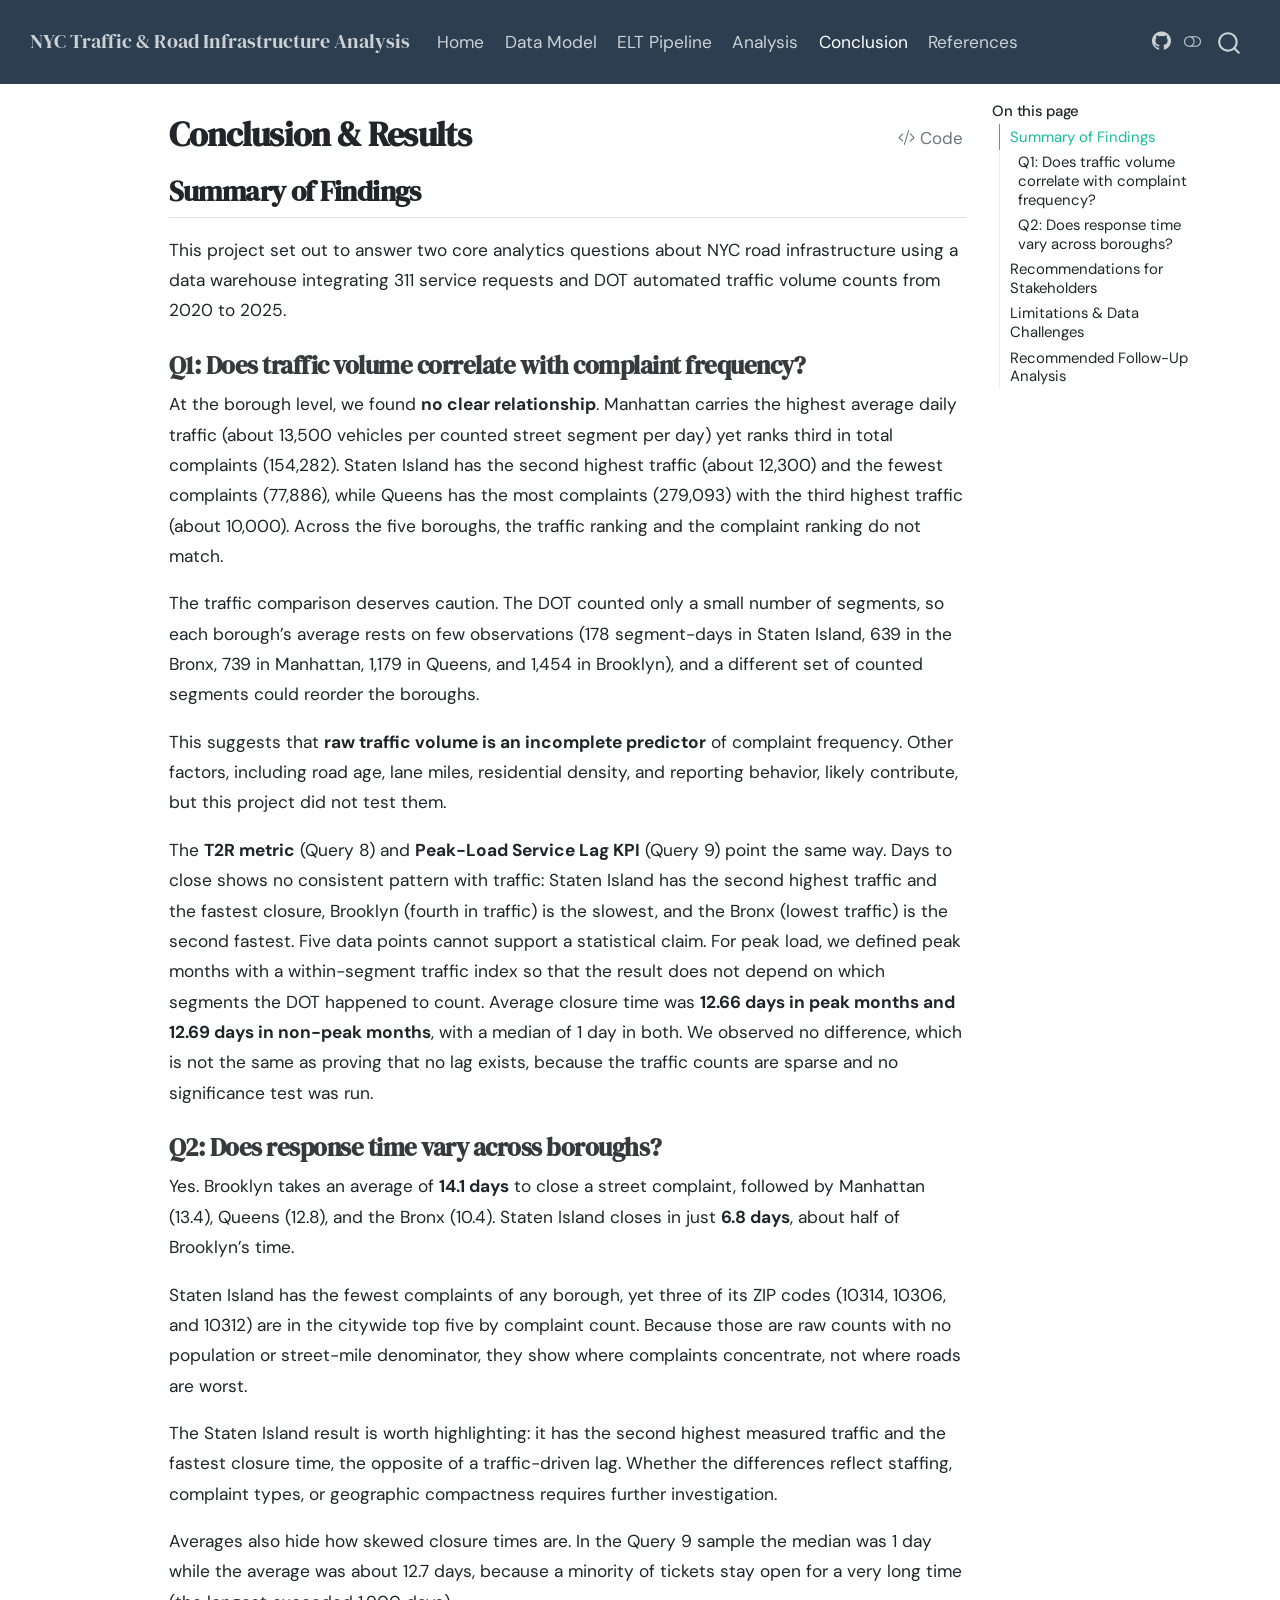
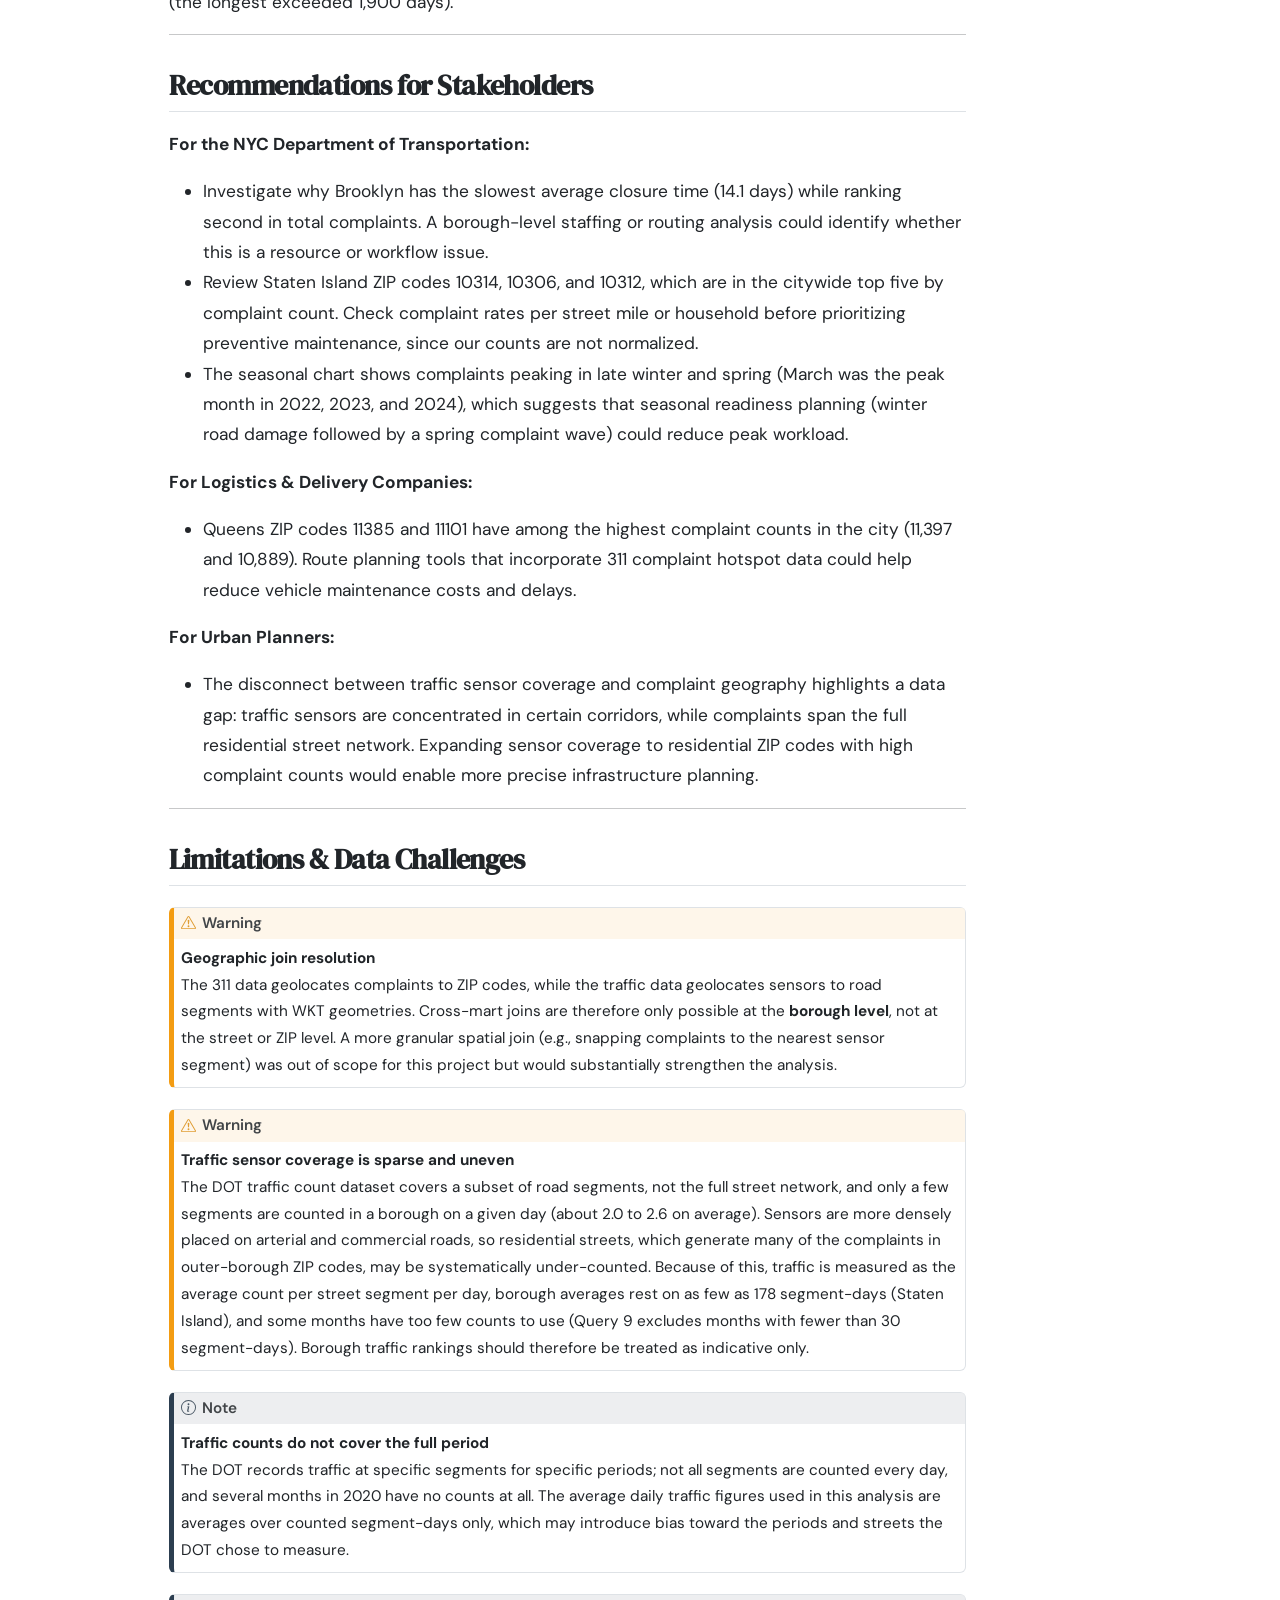
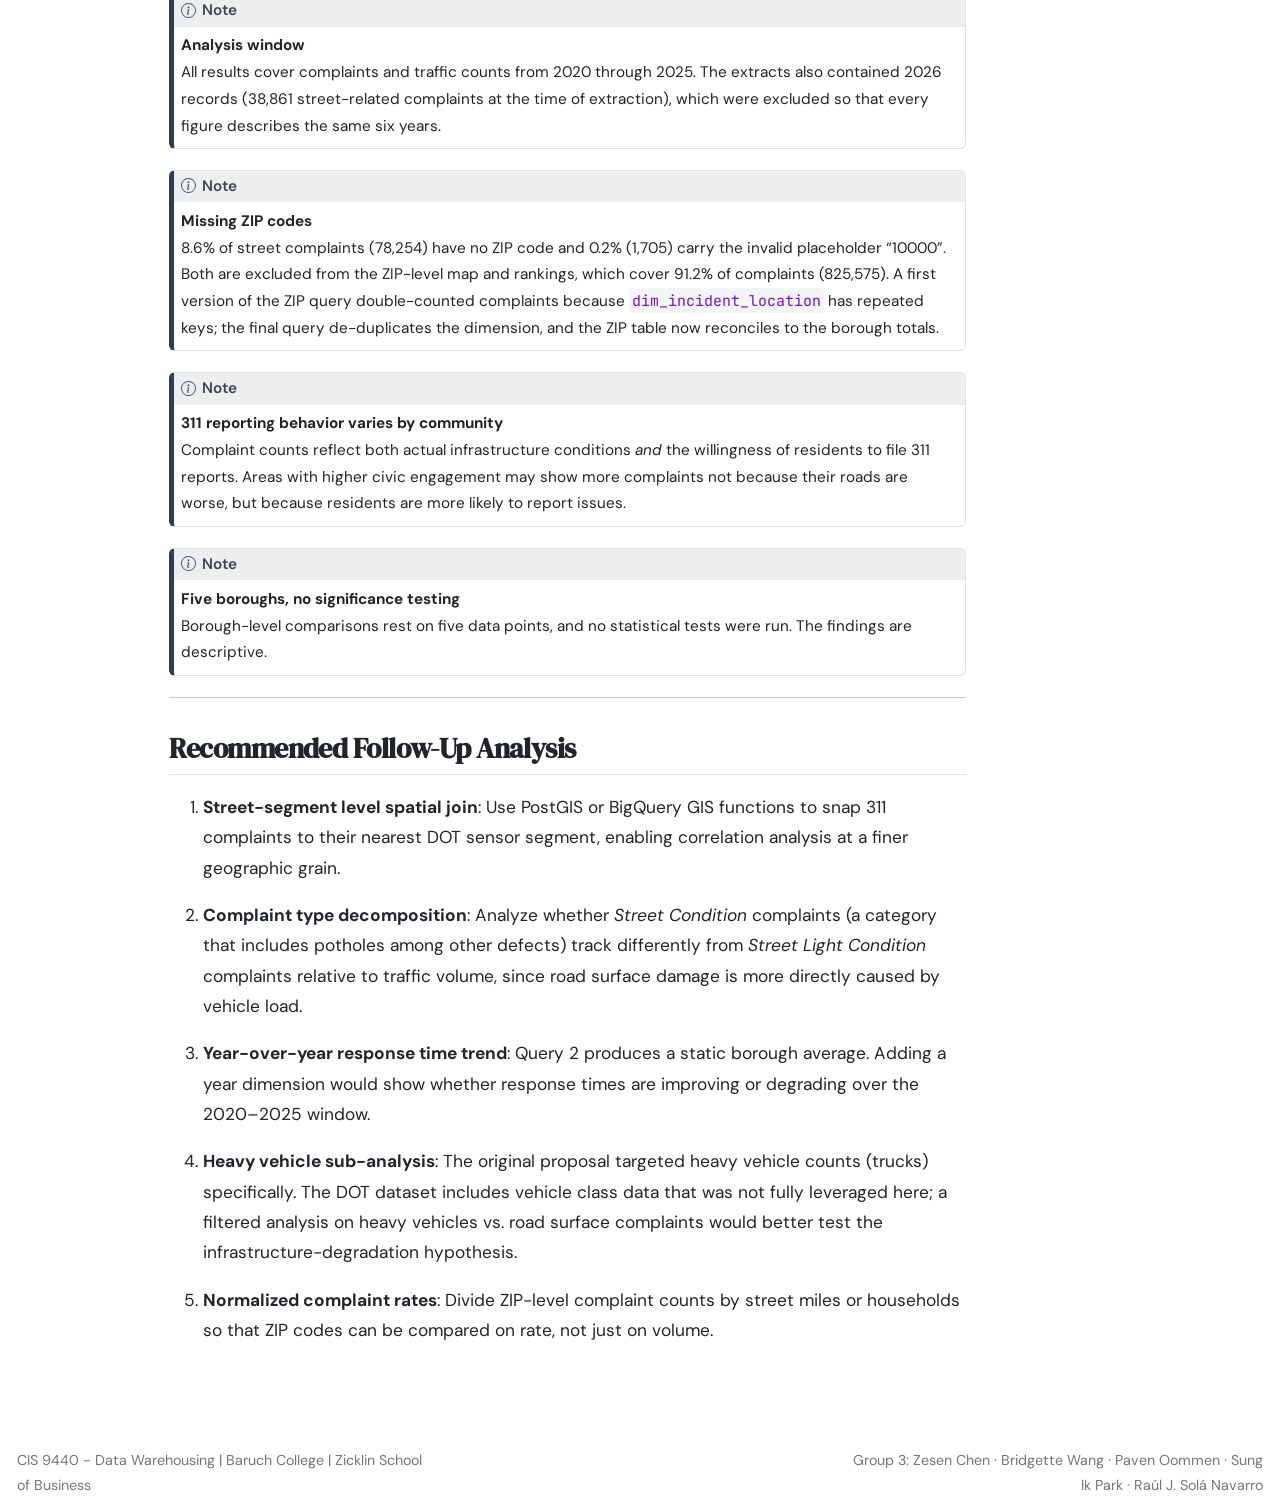
<file: docs/sections/05-conclusion.html>
<!DOCTYPE html>
<html xmlns="http://www.w3.org/1999/xhtml" lang="en" xml:lang="en"><head>

<meta charset="utf-8">
<meta name="generator" content="quarto-1.8.27">

<meta name="viewport" content="width=device-width, initial-scale=1.0, user-scalable=yes">


<title>Conclusion &amp; Results – NYC Traffic &amp; Road Infrastructure Analysis</title>
<style>
code{white-space: pre-wrap;}
span.smallcaps{font-variant: small-caps;}
div.columns{display: flex; gap: min(4vw, 1.5em);}
div.column{flex: auto; overflow-x: auto;}
div.hanging-indent{margin-left: 1.5em; text-indent: -1.5em;}
ul.task-list{list-style: none;}
ul.task-list li input[type="checkbox"] {
  width: 0.8em;
  margin: 0 0.8em 0.2em -1em; /* quarto-specific, see https://github.com/quarto-dev/quarto-cli/issues/4556 */ 
  vertical-align: middle;
}
/* CSS for syntax highlighting */
html { -webkit-text-size-adjust: 100%; }
pre > code.sourceCode { white-space: pre; position: relative; }
pre > code.sourceCode > span { display: inline-block; line-height: 1.25; }
pre > code.sourceCode > span:empty { height: 1.2em; }
.sourceCode { overflow: visible; }
code.sourceCode > span { color: inherit; text-decoration: inherit; }
div.sourceCode { margin: 1em 0; }
pre.sourceCode { margin: 0; }
@media screen {
div.sourceCode { overflow: auto; }
}
@media print {
pre > code.sourceCode { white-space: pre-wrap; }
pre > code.sourceCode > span { text-indent: -5em; padding-left: 5em; }
}
pre.numberSource code
  { counter-reset: source-line 0; }
pre.numberSource code > span
  { position: relative; left: -4em; counter-increment: source-line; }
pre.numberSource code > span > a:first-child::before
  { content: counter(source-line);
    position: relative; left: -1em; text-align: right; vertical-align: baseline;
    border: none; display: inline-block;
    -webkit-touch-callout: none; -webkit-user-select: none;
    -khtml-user-select: none; -moz-user-select: none;
    -ms-user-select: none; user-select: none;
    padding: 0 4px; width: 4em;
  }
pre.numberSource { margin-left: 3em;  padding-left: 4px; }
div.sourceCode
  {   }
@media screen {
pre > code.sourceCode > span > a:first-child::before { text-decoration: underline; }
}
</style>


<script src="../site_libs/quarto-nav/quarto-nav.js"></script>
<script src="../site_libs/quarto-nav/headroom.min.js"></script>
<script src="../site_libs/clipboard/clipboard.min.js"></script>
<script src="../site_libs/quarto-search/autocomplete.umd.js"></script>
<script src="../site_libs/quarto-search/fuse.min.js"></script>
<script src="../site_libs/quarto-search/quarto-search.js"></script>
<meta name="quarto:offset" content="../">
<link href="../images/favicon.png" rel="icon" type="image/png">
<script src="../site_libs/quarto-html/quarto.js" type="module"></script>
<script src="../site_libs/quarto-html/tabsets/tabsets.js" type="module"></script>
<script src="../site_libs/quarto-html/axe/axe-check.js" type="module"></script>
<script src="../site_libs/quarto-html/popper.min.js"></script>
<script src="../site_libs/quarto-html/tippy.umd.min.js"></script>
<script src="../site_libs/quarto-html/anchor.min.js"></script>
<link href="../site_libs/quarto-html/tippy.css" rel="stylesheet">
<link href="../site_libs/quarto-html/quarto-syntax-highlighting-8b4baf804e461d9b72633f0de59a0cac.css" rel="stylesheet" class="quarto-color-scheme" id="quarto-text-highlighting-styles">
<link href="../site_libs/quarto-html/quarto-syntax-highlighting-dark-f1aadacce99040138bbb613f9330654f.css" rel="stylesheet" class="quarto-color-scheme quarto-color-alternate" id="quarto-text-highlighting-styles">
<link href="../site_libs/quarto-html/quarto-syntax-highlighting-8b4baf804e461d9b72633f0de59a0cac.css" rel="stylesheet" class="quarto-color-scheme-extra" id="quarto-text-highlighting-styles">
<script src="../site_libs/bootstrap/bootstrap.min.js"></script>
<link href="../site_libs/bootstrap/bootstrap-icons.css" rel="stylesheet">
<link href="../site_libs/bootstrap/bootstrap-7c8793e99a21e081e2bb8d69993efb75.min.css" rel="stylesheet" append-hash="true" class="quarto-color-scheme" id="quarto-bootstrap" data-mode="light">
<link href="../site_libs/bootstrap/bootstrap-dark-6c9d4b6e8397689ef559897df4fbe577.min.css" rel="stylesheet" append-hash="true" class="quarto-color-scheme quarto-color-alternate" id="quarto-bootstrap" data-mode="dark">
<link href="../site_libs/bootstrap/bootstrap-7c8793e99a21e081e2bb8d69993efb75.min.css" rel="stylesheet" append-hash="true" class="quarto-color-scheme-extra" id="quarto-bootstrap" data-mode="light">
<script id="quarto-search-options" type="application/json">{
  "location": "navbar",
  "copy-button": false,
  "collapse-after": 3,
  "panel-placement": "end",
  "type": "overlay",
  "limit": 50,
  "keyboard-shortcut": [
    "f",
    "/",
    "s"
  ],
  "show-item-context": false,
  "language": {
    "search-no-results-text": "No results",
    "search-matching-documents-text": "matching documents",
    "search-copy-link-title": "Copy link to search",
    "search-hide-matches-text": "Hide additional matches",
    "search-more-match-text": "more match in this document",
    "search-more-matches-text": "more matches in this document",
    "search-clear-button-title": "Clear",
    "search-text-placeholder": "",
    "search-detached-cancel-button-title": "Cancel",
    "search-submit-button-title": "Submit",
    "search-label": "Search"
  }
}</script>
<style>html{ scroll-behavior: smooth; }</style>


<link rel="stylesheet" href="../styles.css">
</head>

<body class="nav-fixed quarto-light"><script id="quarto-html-before-body" type="application/javascript">
    const toggleBodyColorMode = (bsSheetEl) => {
      const mode = bsSheetEl.getAttribute("data-mode");
      const bodyEl = window.document.querySelector("body");
      if (mode === "dark") {
        bodyEl.classList.add("quarto-dark");
        bodyEl.classList.remove("quarto-light");
      } else {
        bodyEl.classList.add("quarto-light");
        bodyEl.classList.remove("quarto-dark");
      }
    }
    const toggleBodyColorPrimary = () => {
      const bsSheetEl = window.document.querySelector("link#quarto-bootstrap:not([rel=disabled-stylesheet])");
      if (bsSheetEl) {
        toggleBodyColorMode(bsSheetEl);
      }
    }
    const setColorSchemeToggle = (alternate) => {
      const toggles = window.document.querySelectorAll('.quarto-color-scheme-toggle');
      for (let i=0; i < toggles.length; i++) {
        const toggle = toggles[i];
        if (toggle) {
          if (alternate) {
            toggle.classList.add("alternate");
          } else {
            toggle.classList.remove("alternate");
          }
        }
      }
    };
    const toggleColorMode = (alternate) => {
      // Switch the stylesheets
      const primaryStylesheets = window.document.querySelectorAll('link.quarto-color-scheme:not(.quarto-color-alternate)');
      const alternateStylesheets = window.document.querySelectorAll('link.quarto-color-scheme.quarto-color-alternate');
      manageTransitions('#quarto-margin-sidebar .nav-link', false);
      if (alternate) {
        // note: dark is layered on light, we don't disable primary!
        enableStylesheet(alternateStylesheets);
        for (const sheetNode of alternateStylesheets) {
          if (sheetNode.id === "quarto-bootstrap") {
            toggleBodyColorMode(sheetNode);
          }
        }
      } else {
        disableStylesheet(alternateStylesheets);
        enableStylesheet(primaryStylesheets)
        toggleBodyColorPrimary();
      }
      manageTransitions('#quarto-margin-sidebar .nav-link', true);
      // Switch the toggles
      setColorSchemeToggle(alternate)
      // Hack to workaround the fact that safari doesn't
      // properly recolor the scrollbar when toggling (#1455)
      if (navigator.userAgent.indexOf('Safari') > 0 && navigator.userAgent.indexOf('Chrome') == -1) {
        manageTransitions("body", false);
        window.scrollTo(0, 1);
        setTimeout(() => {
          window.scrollTo(0, 0);
          manageTransitions("body", true);
        }, 40);
      }
    }
    const disableStylesheet = (stylesheets) => {
      for (let i=0; i < stylesheets.length; i++) {
        const stylesheet = stylesheets[i];
        stylesheet.rel = 'disabled-stylesheet';
      }
    }
    const enableStylesheet = (stylesheets) => {
      for (let i=0; i < stylesheets.length; i++) {
        const stylesheet = stylesheets[i];
        if(stylesheet.rel !== 'stylesheet') { // for Chrome, which will still FOUC without this check
          stylesheet.rel = 'stylesheet';
        }
      }
    }
    const manageTransitions = (selector, allowTransitions) => {
      const els = window.document.querySelectorAll(selector);
      for (let i=0; i < els.length; i++) {
        const el = els[i];
        if (allowTransitions) {
          el.classList.remove('notransition');
        } else {
          el.classList.add('notransition');
        }
      }
    }
    const isFileUrl = () => {
      return window.location.protocol === 'file:';
    }
    const hasAlternateSentinel = () => {
      let styleSentinel = getColorSchemeSentinel();
      if (styleSentinel !== null) {
        return styleSentinel === "alternate";
      } else {
        return false;
      }
    }
    const setStyleSentinel = (alternate) => {
      const value = alternate ? "alternate" : "default";
      if (!isFileUrl()) {
        window.localStorage.setItem("quarto-color-scheme", value);
      } else {
        localAlternateSentinel = value;
      }
    }
    const getColorSchemeSentinel = () => {
      if (!isFileUrl()) {
        const storageValue = window.localStorage.getItem("quarto-color-scheme");
        return storageValue != null ? storageValue : localAlternateSentinel;
      } else {
        return localAlternateSentinel;
      }
    }
    const toggleGiscusIfUsed = (isAlternate, darkModeDefault) => {
      const baseTheme = document.querySelector('#giscus-base-theme')?.value ?? 'light';
      const alternateTheme = document.querySelector('#giscus-alt-theme')?.value ?? 'dark';
      let newTheme = '';
      if(authorPrefersDark) {
        newTheme = isAlternate ? baseTheme : alternateTheme;
      } else {
        newTheme = isAlternate ? alternateTheme : baseTheme;
      }
      const changeGiscusTheme = () => {
        // From: https://github.com/giscus/giscus/issues/336
        const sendMessage = (message) => {
          const iframe = document.querySelector('iframe.giscus-frame');
          if (!iframe) return;
          iframe.contentWindow.postMessage({ giscus: message }, 'https://giscus.app');
        }
        sendMessage({
          setConfig: {
            theme: newTheme
          }
        });
      }
      const isGiscussLoaded = window.document.querySelector('iframe.giscus-frame') !== null;
      if (isGiscussLoaded) {
        changeGiscusTheme();
      }
    };
    const authorPrefersDark = false;
    const darkModeDefault = authorPrefersDark;
      document.querySelector('link#quarto-text-highlighting-styles.quarto-color-scheme-extra').rel = 'disabled-stylesheet';
      document.querySelector('link#quarto-bootstrap.quarto-color-scheme-extra').rel = 'disabled-stylesheet';
    let localAlternateSentinel = darkModeDefault ? 'alternate' : 'default';
    // Dark / light mode switch
    window.quartoToggleColorScheme = () => {
      // Read the current dark / light value
      let toAlternate = !hasAlternateSentinel();
      toggleColorMode(toAlternate);
      setStyleSentinel(toAlternate);
      toggleGiscusIfUsed(toAlternate, darkModeDefault);
      window.dispatchEvent(new Event('resize'));
    };
    // Switch to dark mode if need be
    if (hasAlternateSentinel()) {
      toggleColorMode(true);
    } else {
      toggleColorMode(false);
    }
  </script>

<div id="quarto-search-results"></div>
  <header id="quarto-header" class="headroom fixed-top">
    <nav class="navbar navbar-expand-lg " data-bs-theme="dark">
      <div class="navbar-container container-fluid">
      <div class="navbar-brand-container mx-auto">
    <a class="navbar-brand" href="../index.html">
    <span class="navbar-title">NYC Traffic &amp; Road Infrastructure Analysis</span>
    </a>
  </div>
            <div id="quarto-search" class="" title="Search"></div>
          <button class="navbar-toggler" type="button" data-bs-toggle="collapse" data-bs-target="#navbarCollapse" aria-controls="navbarCollapse" role="menu" aria-expanded="false" aria-label="Toggle navigation" onclick="if (window.quartoToggleHeadroom) { window.quartoToggleHeadroom(); }">
  <span class="navbar-toggler-icon"></span>
</button>
          <div class="collapse navbar-collapse" id="navbarCollapse">
            <ul class="navbar-nav navbar-nav-scroll me-auto">
  <li class="nav-item">
    <a class="nav-link" href="../index.html"> 
<span class="menu-text">Home</span></a>
  </li>  
  <li class="nav-item">
    <a class="nav-link" href="../sections/02-dimensional-model.html"> 
<span class="menu-text">Data Model</span></a>
  </li>  
  <li class="nav-item">
    <a class="nav-link" href="../sections/03-elt-pipeline.html"> 
<span class="menu-text">ELT Pipeline</span></a>
  </li>  
  <li class="nav-item">
    <a class="nav-link" href="../sections/04-analysis.html"> 
<span class="menu-text">Analysis</span></a>
  </li>  
  <li class="nav-item">
    <a class="nav-link active" href="../sections/05-conclusion.html" aria-current="page"> 
<span class="menu-text">Conclusion</span></a>
  </li>  
  <li class="nav-item">
    <a class="nav-link" href="../sections/06-references.html"> 
<span class="menu-text">References</span></a>
  </li>  
</ul>
            <ul class="navbar-nav navbar-nav-scroll ms-auto">
  <li class="nav-item compact">
    <a class="nav-link" href="https://github.com/RaulSolaNavarro/nyc-analytics-project-rjsn"> <i class="bi bi-github" role="img" aria-label="GitHub">
</i> 
<span class="menu-text"></span></a>
  </li>  
</ul>
          </div> <!-- /navcollapse -->
            <div class="quarto-navbar-tools">
  <a href="" class="quarto-color-scheme-toggle quarto-navigation-tool  px-1" onclick="window.quartoToggleColorScheme(); return false;" title="Toggle dark mode"><i class="bi"></i></a>
</div>
      </div> <!-- /container-fluid -->
    </nav>
</header>
<!-- content -->
<div id="quarto-content" class="quarto-container page-columns page-rows-contents page-layout-article page-navbar">
<!-- sidebar -->
<!-- margin-sidebar -->
    <div id="quarto-margin-sidebar" class="sidebar margin-sidebar">
        <nav id="TOC" role="doc-toc" class="toc-active">
    <h2 id="toc-title">On this page</h2>
   
  <ul>
  <li><a href="#summary-of-findings" id="toc-summary-of-findings" class="nav-link active" data-scroll-target="#summary-of-findings">Summary of Findings</a>
  <ul class="collapse">
  <li><a href="#q1-does-traffic-volume-correlate-with-complaint-frequency" id="toc-q1-does-traffic-volume-correlate-with-complaint-frequency" class="nav-link" data-scroll-target="#q1-does-traffic-volume-correlate-with-complaint-frequency">Q1: Does traffic volume correlate with complaint frequency?</a></li>
  <li><a href="#q2-does-response-time-vary-across-boroughs" id="toc-q2-does-response-time-vary-across-boroughs" class="nav-link" data-scroll-target="#q2-does-response-time-vary-across-boroughs">Q2: Does response time vary across boroughs?</a></li>
  </ul></li>
  <li><a href="#recommendations-for-stakeholders" id="toc-recommendations-for-stakeholders" class="nav-link" data-scroll-target="#recommendations-for-stakeholders">Recommendations for Stakeholders</a></li>
  <li><a href="#limitations-data-challenges" id="toc-limitations-data-challenges" class="nav-link" data-scroll-target="#limitations-data-challenges">Limitations &amp; Data Challenges</a></li>
  <li><a href="#recommended-follow-up-analysis" id="toc-recommended-follow-up-analysis" class="nav-link" data-scroll-target="#recommended-follow-up-analysis">Recommended Follow-Up Analysis</a></li>
  </ul>
</nav>
    </div>
<!-- main -->
<main class="content" id="quarto-document-content">


<header id="title-block-header" class="quarto-title-block default">
<div class="quarto-title">
<div class="quarto-title-block"><div><h1 class="title">Conclusion &amp; Results</h1><button type="button" class="btn code-tools-button" id="quarto-code-tools-source"><i class="bi"></i> Code</button></div></div>
</div>



<div class="quarto-title-meta">

    
  
    
  </div>
  


</header>


<section id="summary-of-findings" class="level2">
<h2 class="anchored" data-anchor-id="summary-of-findings">Summary of Findings</h2>
<p>This project set out to answer two core analytics questions about NYC road infrastructure using a data warehouse integrating 311 service requests and DOT automated traffic volume counts from 2020 to 2025.</p>
<section id="q1-does-traffic-volume-correlate-with-complaint-frequency" class="level3">
<h3 class="anchored" data-anchor-id="q1-does-traffic-volume-correlate-with-complaint-frequency">Q1: Does traffic volume correlate with complaint frequency?</h3>
<p>At the borough level, we found <strong>no clear relationship</strong>. Manhattan carries the highest average daily traffic (about 13,500 vehicles per counted street segment per day) yet ranks third in total complaints (154,282). Staten Island has the second highest traffic (about 12,300) and the fewest complaints (77,886), while Queens has the most complaints (279,093) with the third highest traffic (about 10,000). Across the five boroughs, the traffic ranking and the complaint ranking do not match.</p>
<p>The traffic comparison deserves caution. The DOT counted only a small number of segments, so each borough’s average rests on few observations (178 segment-days in Staten Island, 639 in the Bronx, 739 in Manhattan, 1,179 in Queens, and 1,454 in Brooklyn), and a different set of counted segments could reorder the boroughs.</p>
<p>This suggests that <strong>raw traffic volume is an incomplete predictor</strong> of complaint frequency. Other factors, including road age, lane miles, residential density, and reporting behavior, likely contribute, but this project did not test them.</p>
<p>The <strong>T2R metric</strong> (Query 8) and <strong>Peak-Load Service Lag KPI</strong> (Query 9) point the same way. Days to close shows no consistent pattern with traffic: Staten Island has the second highest traffic and the fastest closure, Brooklyn (fourth in traffic) is the slowest, and the Bronx (lowest traffic) is the second fastest. Five data points cannot support a statistical claim. For peak load, we defined peak months with a within-segment traffic index so that the result does not depend on which segments the DOT happened to count. Average closure time was <strong>12.66 days in peak months and 12.69 days in non-peak months</strong>, with a median of 1 day in both. We observed no difference, which is not the same as proving that no lag exists, because the traffic counts are sparse and no significance test was run.</p>
</section>
<section id="q2-does-response-time-vary-across-boroughs" class="level3">
<h3 class="anchored" data-anchor-id="q2-does-response-time-vary-across-boroughs">Q2: Does response time vary across boroughs?</h3>
<p>Yes. Brooklyn takes an average of <strong>14.1 days</strong> to close a street complaint, followed by Manhattan (13.4), Queens (12.8), and the Bronx (10.4). Staten Island closes in just <strong>6.8 days</strong>, about half of Brooklyn’s time.</p>
<p>Staten Island has the fewest complaints of any borough, yet three of its ZIP codes (10314, 10306, and 10312) are in the citywide top five by complaint count. Because those are raw counts with no population or street-mile denominator, they show where complaints concentrate, not where roads are worst.</p>
<p>The Staten Island result is worth highlighting: it has the second highest measured traffic and the fastest closure time, the opposite of a traffic-driven lag. Whether the differences reflect staffing, complaint types, or geographic compactness requires further investigation.</p>
<p>Averages also hide how skewed closure times are. In the Query 9 sample the median was 1 day while the average was about 12.7 days, because a minority of tickets stay open for a very long time (the longest exceeded 1,900 days).</p>
<hr>
</section>
</section>
<section id="recommendations-for-stakeholders" class="level2">
<h2 class="anchored" data-anchor-id="recommendations-for-stakeholders">Recommendations for Stakeholders</h2>
<p><strong>For the NYC Department of Transportation:</strong></p>
<ul>
<li>Investigate why Brooklyn has the slowest average closure time (14.1 days) while ranking second in total complaints. A borough-level staffing or routing analysis could identify whether this is a resource or workflow issue.</li>
<li>Review Staten Island ZIP codes 10314, 10306, and 10312, which are in the citywide top five by complaint count. Check complaint rates per street mile or household before prioritizing preventive maintenance, since our counts are not normalized.</li>
<li>The seasonal chart shows complaints peaking in late winter and spring (March was the peak month in 2022, 2023, and 2024), which suggests that seasonal readiness planning (winter road damage followed by a spring complaint wave) could reduce peak workload.</li>
</ul>
<p><strong>For Logistics &amp; Delivery Companies:</strong></p>
<ul>
<li>Queens ZIP codes 11385 and 11101 have among the highest complaint counts in the city (11,397 and 10,889). Route planning tools that incorporate 311 complaint hotspot data could help reduce vehicle maintenance costs and delays.</li>
</ul>
<p><strong>For Urban Planners:</strong></p>
<ul>
<li>The disconnect between traffic sensor coverage and complaint geography highlights a data gap: traffic sensors are concentrated in certain corridors, while complaints span the full residential street network. Expanding sensor coverage to residential ZIP codes with high complaint counts would enable more precise infrastructure planning.</li>
</ul>
<hr>
</section>
<section id="limitations-data-challenges" class="level2">
<h2 class="anchored" data-anchor-id="limitations-data-challenges">Limitations &amp; Data Challenges</h2>
<div class="callout callout-style-default callout-warning callout-titled">
<div class="callout-header d-flex align-content-center">
<div class="callout-icon-container">
<i class="callout-icon"></i>
</div>
<div class="callout-title-container flex-fill">
Warning
</div>
</div>
<div class="callout-body-container callout-body">
<p><strong>Geographic join resolution</strong><br>
The 311 data geolocates complaints to ZIP codes, while the traffic data geolocates sensors to road segments with WKT geometries. Cross-mart joins are therefore only possible at the <strong>borough level</strong>, not at the street or ZIP level. A more granular spatial join (e.g., snapping complaints to the nearest sensor segment) was out of scope for this project but would substantially strengthen the analysis.</p>
</div>
</div>
<div class="callout callout-style-default callout-warning callout-titled">
<div class="callout-header d-flex align-content-center">
<div class="callout-icon-container">
<i class="callout-icon"></i>
</div>
<div class="callout-title-container flex-fill">
Warning
</div>
</div>
<div class="callout-body-container callout-body">
<p><strong>Traffic sensor coverage is sparse and uneven</strong><br>
The DOT traffic count dataset covers a subset of road segments, not the full street network, and only a few segments are counted in a borough on a given day (about 2.0 to 2.6 on average). Sensors are more densely placed on arterial and commercial roads, so residential streets, which generate many of the complaints in outer-borough ZIP codes, may be systematically under-counted. Because of this, traffic is measured as the average count per street segment per day, borough averages rest on as few as 178 segment-days (Staten Island), and some months have too few counts to use (Query 9 excludes months with fewer than 30 segment-days). Borough traffic rankings should therefore be treated as indicative only.</p>
</div>
</div>
<div class="callout callout-style-default callout-note callout-titled">
<div class="callout-header d-flex align-content-center">
<div class="callout-icon-container">
<i class="callout-icon"></i>
</div>
<div class="callout-title-container flex-fill">
Note
</div>
</div>
<div class="callout-body-container callout-body">
<p><strong>Traffic counts do not cover the full period</strong><br>
The DOT records traffic at specific segments for specific periods; not all segments are counted every day, and several months in 2020 have no counts at all. The average daily traffic figures used in this analysis are averages over counted segment-days only, which may introduce bias toward the periods and streets the DOT chose to measure.</p>
</div>
</div>
<div class="callout callout-style-default callout-note callout-titled">
<div class="callout-header d-flex align-content-center">
<div class="callout-icon-container">
<i class="callout-icon"></i>
</div>
<div class="callout-title-container flex-fill">
Note
</div>
</div>
<div class="callout-body-container callout-body">
<p><strong>Analysis window</strong><br>
All results cover complaints and traffic counts from 2020 through 2025. The extracts also contained 2026 records (38,861 street-related complaints at the time of extraction), which were excluded so that every figure describes the same six years.</p>
</div>
</div>
<div class="callout callout-style-default callout-note callout-titled">
<div class="callout-header d-flex align-content-center">
<div class="callout-icon-container">
<i class="callout-icon"></i>
</div>
<div class="callout-title-container flex-fill">
Note
</div>
</div>
<div class="callout-body-container callout-body">
<p><strong>Missing ZIP codes</strong><br>
8.6% of street complaints (78,254) have no ZIP code and 0.2% (1,705) carry the invalid placeholder “10000”. Both are excluded from the ZIP-level map and rankings, which cover 91.2% of complaints (825,575). A first version of the ZIP query double-counted complaints because <code>dim_incident_location</code> has repeated keys; the final query de-duplicates the dimension, and the ZIP table now reconciles to the borough totals.</p>
</div>
</div>
<div class="callout callout-style-default callout-note callout-titled">
<div class="callout-header d-flex align-content-center">
<div class="callout-icon-container">
<i class="callout-icon"></i>
</div>
<div class="callout-title-container flex-fill">
Note
</div>
</div>
<div class="callout-body-container callout-body">
<p><strong>311 reporting behavior varies by community</strong><br>
Complaint counts reflect both actual infrastructure conditions <em>and</em> the willingness of residents to file 311 reports. Areas with higher civic engagement may show more complaints not because their roads are worse, but because residents are more likely to report issues.</p>
</div>
</div>
<div class="callout callout-style-default callout-note callout-titled">
<div class="callout-header d-flex align-content-center">
<div class="callout-icon-container">
<i class="callout-icon"></i>
</div>
<div class="callout-title-container flex-fill">
Note
</div>
</div>
<div class="callout-body-container callout-body">
<p><strong>Five boroughs, no significance testing</strong><br>
Borough-level comparisons rest on five data points, and no statistical tests were run. The findings are descriptive.</p>
</div>
</div>
<hr>
</section>
<section id="recommended-follow-up-analysis" class="level2">
<h2 class="anchored" data-anchor-id="recommended-follow-up-analysis">Recommended Follow-Up Analysis</h2>
<ol type="1">
<li><p><strong>Street-segment level spatial join</strong>: Use PostGIS or BigQuery GIS functions to snap 311 complaints to their nearest DOT sensor segment, enabling correlation analysis at a finer geographic grain.</p></li>
<li><p><strong>Complaint type decomposition</strong>: Analyze whether <em>Street Condition</em> complaints (a category that includes potholes among other defects) track differently from <em>Street Light Condition</em> complaints relative to traffic volume, since road surface damage is more directly caused by vehicle load.</p></li>
<li><p><strong>Year-over-year response time trend</strong>: Query 2 produces a static borough average. Adding a year dimension would show whether response times are improving or degrading over the 2020–2025 window.</p></li>
<li><p><strong>Heavy vehicle sub-analysis</strong>: The original proposal targeted heavy vehicle counts (trucks) specifically. The DOT dataset includes vehicle class data that was not fully leveraged here; a filtered analysis on heavy vehicles vs.&nbsp;road surface complaints would better test the infrastructure-degradation hypothesis.</p></li>
<li><p><strong>Normalized complaint rates</strong>: Divide ZIP-level complaint counts by street miles or households so that ZIP codes can be compared on rate, not just on volume.</p></li>
</ol>


<!-- -->

</section>

</main> <!-- /main -->
<script id="quarto-html-after-body" type="application/javascript">
  window.document.addEventListener("DOMContentLoaded", function (event) {
    // Ensure there is a toggle, if there isn't float one in the top right
    if (window.document.querySelector('.quarto-color-scheme-toggle') === null) {
      const a = window.document.createElement('a');
      a.classList.add('top-right');
      a.classList.add('quarto-color-scheme-toggle');
      a.href = "";
      a.onclick = function() { try { window.quartoToggleColorScheme(); } catch {} return false; };
      const i = window.document.createElement("i");
      i.classList.add('bi');
      a.appendChild(i);
      window.document.body.appendChild(a);
    }
    setColorSchemeToggle(hasAlternateSentinel())
    const icon = "";
    const anchorJS = new window.AnchorJS();
    anchorJS.options = {
      placement: 'right',
      icon: icon
    };
    anchorJS.add('.anchored');
    const isCodeAnnotation = (el) => {
      for (const clz of el.classList) {
        if (clz.startsWith('code-annotation-')) {                     
          return true;
        }
      }
      return false;
    }
    const onCopySuccess = function(e) {
      // button target
      const button = e.trigger;
      // don't keep focus
      button.blur();
      // flash "checked"
      button.classList.add('code-copy-button-checked');
      var currentTitle = button.getAttribute("title");
      button.setAttribute("title", "Copied!");
      let tooltip;
      if (window.bootstrap) {
        button.setAttribute("data-bs-toggle", "tooltip");
        button.setAttribute("data-bs-placement", "left");
        button.setAttribute("data-bs-title", "Copied!");
        tooltip = new bootstrap.Tooltip(button, 
          { trigger: "manual", 
            customClass: "code-copy-button-tooltip",
            offset: [0, -8]});
        tooltip.show();    
      }
      setTimeout(function() {
        if (tooltip) {
          tooltip.hide();
          button.removeAttribute("data-bs-title");
          button.removeAttribute("data-bs-toggle");
          button.removeAttribute("data-bs-placement");
        }
        button.setAttribute("title", currentTitle);
        button.classList.remove('code-copy-button-checked');
      }, 1000);
      // clear code selection
      e.clearSelection();
    }
    const getTextToCopy = function(trigger) {
      const outerScaffold = trigger.parentElement.cloneNode(true);
      const codeEl = outerScaffold.querySelector('code');
      for (const childEl of codeEl.children) {
        if (isCodeAnnotation(childEl)) {
          childEl.remove();
        }
      }
      return codeEl.innerText;
    }
    const clipboard = new window.ClipboardJS('.code-copy-button:not([data-in-quarto-modal])', {
      text: getTextToCopy
    });
    clipboard.on('success', onCopySuccess);
    if (window.document.getElementById('quarto-embedded-source-code-modal')) {
      const clipboardModal = new window.ClipboardJS('.code-copy-button[data-in-quarto-modal]', {
        text: getTextToCopy,
        container: window.document.getElementById('quarto-embedded-source-code-modal')
      });
      clipboardModal.on('success', onCopySuccess);
    }
    const viewSource = window.document.getElementById('quarto-view-source') ||
                       window.document.getElementById('quarto-code-tools-source');
    if (viewSource) {
      const sourceUrl = viewSource.getAttribute("data-quarto-source-url");
      viewSource.addEventListener("click", function(e) {
        if (sourceUrl) {
          // rstudio viewer pane
          if (/\bcapabilities=\b/.test(window.location)) {
            window.open(sourceUrl);
          } else {
            window.location.href = sourceUrl;
          }
        } else {
          const modal = new bootstrap.Modal(document.getElementById('quarto-embedded-source-code-modal'));
          modal.show();
        }
        return false;
      });
    }
    function toggleCodeHandler(show) {
      return function(e) {
        const detailsSrc = window.document.querySelectorAll(".cell > details > .sourceCode");
        for (let i=0; i<detailsSrc.length; i++) {
          const details = detailsSrc[i].parentElement;
          if (show) {
            details.open = true;
          } else {
            details.removeAttribute("open");
          }
        }
        const cellCodeDivs = window.document.querySelectorAll(".cell > .sourceCode");
        const fromCls = show ? "hidden" : "unhidden";
        const toCls = show ? "unhidden" : "hidden";
        for (let i=0; i<cellCodeDivs.length; i++) {
          const codeDiv = cellCodeDivs[i];
          if (codeDiv.classList.contains(fromCls)) {
            codeDiv.classList.remove(fromCls);
            codeDiv.classList.add(toCls);
          } 
        }
        return false;
      }
    }
    const hideAllCode = window.document.getElementById("quarto-hide-all-code");
    if (hideAllCode) {
      hideAllCode.addEventListener("click", toggleCodeHandler(false));
    }
    const showAllCode = window.document.getElementById("quarto-show-all-code");
    if (showAllCode) {
      showAllCode.addEventListener("click", toggleCodeHandler(true));
    }
      var localhostRegex = new RegExp(/^(?:http|https):\/\/localhost\:?[0-9]*\//);
      var mailtoRegex = new RegExp(/^mailto:/);
        var filterRegex = new RegExp('/' + window.location.host + '/');
      var isInternal = (href) => {
          return filterRegex.test(href) || localhostRegex.test(href) || mailtoRegex.test(href);
      }
      // Inspect non-navigation links and adorn them if external
     var links = window.document.querySelectorAll('a[href]:not(.nav-link):not(.navbar-brand):not(.toc-action):not(.sidebar-link):not(.sidebar-item-toggle):not(.pagination-link):not(.no-external):not([aria-hidden]):not(.dropdown-item):not(.quarto-navigation-tool):not(.about-link)');
      for (var i=0; i<links.length; i++) {
        const link = links[i];
        if (!isInternal(link.href)) {
          // undo the damage that might have been done by quarto-nav.js in the case of
          // links that we want to consider external
          if (link.dataset.originalHref !== undefined) {
            link.href = link.dataset.originalHref;
          }
        }
      }
    function tippyHover(el, contentFn, onTriggerFn, onUntriggerFn) {
      const config = {
        allowHTML: true,
        maxWidth: 500,
        delay: 100,
        arrow: false,
        appendTo: function(el) {
            return el.parentElement;
        },
        interactive: true,
        interactiveBorder: 10,
        theme: 'quarto',
        placement: 'bottom-start',
      };
      if (contentFn) {
        config.content = contentFn;
      }
      if (onTriggerFn) {
        config.onTrigger = onTriggerFn;
      }
      if (onUntriggerFn) {
        config.onUntrigger = onUntriggerFn;
      }
      window.tippy(el, config); 
    }
    const noterefs = window.document.querySelectorAll('a[role="doc-noteref"]');
    for (var i=0; i<noterefs.length; i++) {
      const ref = noterefs[i];
      tippyHover(ref, function() {
        // use id or data attribute instead here
        let href = ref.getAttribute('data-footnote-href') || ref.getAttribute('href');
        try { href = new URL(href).hash; } catch {}
        const id = href.replace(/^#\/?/, "");
        const note = window.document.getElementById(id);
        if (note) {
          return note.innerHTML;
        } else {
          return "";
        }
      });
    }
    const xrefs = window.document.querySelectorAll('a.quarto-xref');
    const processXRef = (id, note) => {
      // Strip column container classes
      const stripColumnClz = (el) => {
        el.classList.remove("page-full", "page-columns");
        if (el.children) {
          for (const child of el.children) {
            stripColumnClz(child);
          }
        }
      }
      stripColumnClz(note)
      if (id === null || id.startsWith('sec-')) {
        // Special case sections, only their first couple elements
        const container = document.createElement("div");
        if (note.children && note.children.length > 2) {
          container.appendChild(note.children[0].cloneNode(true));
          for (let i = 1; i < note.children.length; i++) {
            const child = note.children[i];
            if (child.tagName === "P" && child.innerText === "") {
              continue;
            } else {
              container.appendChild(child.cloneNode(true));
              break;
            }
          }
          if (window.Quarto?.typesetMath) {
            window.Quarto.typesetMath(container);
          }
          return container.innerHTML
        } else {
          if (window.Quarto?.typesetMath) {
            window.Quarto.typesetMath(note);
          }
          return note.innerHTML;
        }
      } else {
        // Remove any anchor links if they are present
        const anchorLink = note.querySelector('a.anchorjs-link');
        if (anchorLink) {
          anchorLink.remove();
        }
        if (window.Quarto?.typesetMath) {
          window.Quarto.typesetMath(note);
        }
        if (note.classList.contains("callout")) {
          return note.outerHTML;
        } else {
          return note.innerHTML;
        }
      }
    }
    for (var i=0; i<xrefs.length; i++) {
      const xref = xrefs[i];
      tippyHover(xref, undefined, function(instance) {
        instance.disable();
        let url = xref.getAttribute('href');
        let hash = undefined; 
        if (url.startsWith('#')) {
          hash = url;
        } else {
          try { hash = new URL(url).hash; } catch {}
        }
        if (hash) {
          const id = hash.replace(/^#\/?/, "");
          const note = window.document.getElementById(id);
          if (note !== null) {
            try {
              const html = processXRef(id, note.cloneNode(true));
              instance.setContent(html);
            } finally {
              instance.enable();
              instance.show();
            }
          } else {
            // See if we can fetch this
            fetch(url.split('#')[0])
            .then(res => res.text())
            .then(html => {
              const parser = new DOMParser();
              const htmlDoc = parser.parseFromString(html, "text/html");
              const note = htmlDoc.getElementById(id);
              if (note !== null) {
                const html = processXRef(id, note);
                instance.setContent(html);
              } 
            }).finally(() => {
              instance.enable();
              instance.show();
            });
          }
        } else {
          // See if we can fetch a full url (with no hash to target)
          // This is a special case and we should probably do some content thinning / targeting
          fetch(url)
          .then(res => res.text())
          .then(html => {
            const parser = new DOMParser();
            const htmlDoc = parser.parseFromString(html, "text/html");
            const note = htmlDoc.querySelector('main.content');
            if (note !== null) {
              // This should only happen for chapter cross references
              // (since there is no id in the URL)
              // remove the first header
              if (note.children.length > 0 && note.children[0].tagName === "HEADER") {
                note.children[0].remove();
              }
              const html = processXRef(null, note);
              instance.setContent(html);
            } 
          }).finally(() => {
            instance.enable();
            instance.show();
          });
        }
      }, function(instance) {
      });
    }
        let selectedAnnoteEl;
        const selectorForAnnotation = ( cell, annotation) => {
          let cellAttr = 'data-code-cell="' + cell + '"';
          let lineAttr = 'data-code-annotation="' +  annotation + '"';
          const selector = 'span[' + cellAttr + '][' + lineAttr + ']';
          return selector;
        }
        const selectCodeLines = (annoteEl) => {
          const doc = window.document;
          const targetCell = annoteEl.getAttribute("data-target-cell");
          const targetAnnotation = annoteEl.getAttribute("data-target-annotation");
          const annoteSpan = window.document.querySelector(selectorForAnnotation(targetCell, targetAnnotation));
          const lines = annoteSpan.getAttribute("data-code-lines").split(",");
          const lineIds = lines.map((line) => {
            return targetCell + "-" + line;
          })
          let top = null;
          let height = null;
          let parent = null;
          if (lineIds.length > 0) {
              //compute the position of the single el (top and bottom and make a div)
              const el = window.document.getElementById(lineIds[0]);
              top = el.offsetTop;
              height = el.offsetHeight;
              parent = el.parentElement.parentElement;
            if (lineIds.length > 1) {
              const lastEl = window.document.getElementById(lineIds[lineIds.length - 1]);
              const bottom = lastEl.offsetTop + lastEl.offsetHeight;
              height = bottom - top;
            }
            if (top !== null && height !== null && parent !== null) {
              // cook up a div (if necessary) and position it 
              let div = window.document.getElementById("code-annotation-line-highlight");
              if (div === null) {
                div = window.document.createElement("div");
                div.setAttribute("id", "code-annotation-line-highlight");
                div.style.position = 'absolute';
                parent.appendChild(div);
              }
              div.style.top = top - 2 + "px";
              div.style.height = height + 4 + "px";
              div.style.left = 0;
              let gutterDiv = window.document.getElementById("code-annotation-line-highlight-gutter");
              if (gutterDiv === null) {
                gutterDiv = window.document.createElement("div");
                gutterDiv.setAttribute("id", "code-annotation-line-highlight-gutter");
                gutterDiv.style.position = 'absolute';
                const codeCell = window.document.getElementById(targetCell);
                const gutter = codeCell.querySelector('.code-annotation-gutter');
                gutter.appendChild(gutterDiv);
              }
              gutterDiv.style.top = top - 2 + "px";
              gutterDiv.style.height = height + 4 + "px";
            }
            selectedAnnoteEl = annoteEl;
          }
        };
        const unselectCodeLines = () => {
          const elementsIds = ["code-annotation-line-highlight", "code-annotation-line-highlight-gutter"];
          elementsIds.forEach((elId) => {
            const div = window.document.getElementById(elId);
            if (div) {
              div.remove();
            }
          });
          selectedAnnoteEl = undefined;
        };
          // Handle positioning of the toggle
      window.addEventListener(
        "resize",
        throttle(() => {
          elRect = undefined;
          if (selectedAnnoteEl) {
            selectCodeLines(selectedAnnoteEl);
          }
        }, 10)
      );
      function throttle(fn, ms) {
      let throttle = false;
      let timer;
        return (...args) => {
          if(!throttle) { // first call gets through
              fn.apply(this, args);
              throttle = true;
          } else { // all the others get throttled
              if(timer) clearTimeout(timer); // cancel #2
              timer = setTimeout(() => {
                fn.apply(this, args);
                timer = throttle = false;
              }, ms);
          }
        };
      }
        // Attach click handler to the DT
        const annoteDls = window.document.querySelectorAll('dt[data-target-cell]');
        for (const annoteDlNode of annoteDls) {
          annoteDlNode.addEventListener('click', (event) => {
            const clickedEl = event.target;
            if (clickedEl !== selectedAnnoteEl) {
              unselectCodeLines();
              const activeEl = window.document.querySelector('dt[data-target-cell].code-annotation-active');
              if (activeEl) {
                activeEl.classList.remove('code-annotation-active');
              }
              selectCodeLines(clickedEl);
              clickedEl.classList.add('code-annotation-active');
            } else {
              // Unselect the line
              unselectCodeLines();
              clickedEl.classList.remove('code-annotation-active');
            }
          });
        }
    const findCites = (el) => {
      const parentEl = el.parentElement;
      if (parentEl) {
        const cites = parentEl.dataset.cites;
        if (cites) {
          return {
            el,
            cites: cites.split(' ')
          };
        } else {
          return findCites(el.parentElement)
        }
      } else {
        return undefined;
      }
    };
    var bibliorefs = window.document.querySelectorAll('a[role="doc-biblioref"]');
    for (var i=0; i<bibliorefs.length; i++) {
      const ref = bibliorefs[i];
      const citeInfo = findCites(ref);
      if (citeInfo) {
        tippyHover(citeInfo.el, function() {
          var popup = window.document.createElement('div');
          citeInfo.cites.forEach(function(cite) {
            var citeDiv = window.document.createElement('div');
            citeDiv.classList.add('hanging-indent');
            citeDiv.classList.add('csl-entry');
            var biblioDiv = window.document.getElementById('ref-' + cite);
            if (biblioDiv) {
              citeDiv.innerHTML = biblioDiv.innerHTML;
            }
            popup.appendChild(citeDiv);
          });
          return popup.innerHTML;
        });
      }
    }
  });
  </script><div class="modal fade" id="quarto-embedded-source-code-modal" tabindex="-1" aria-labelledby="quarto-embedded-source-code-modal-label" aria-hidden="true"><div class="modal-dialog modal-dialog-scrollable"><div class="modal-content"><div class="modal-header"><h5 class="modal-title" id="quarto-embedded-source-code-modal-label">Source Code</h5><button class="btn-close" data-bs-dismiss="modal"></button></div><div class="modal-body"><div class="">
<div class="code-copy-outer-scaffold"><div class="sourceCode" id="cb1" data-shortcodes="false"><pre class="sourceCode markdown code-with-copy"><code class="sourceCode markdown"><span id="cb1-1"><a href="#cb1-1" aria-hidden="true" tabindex="-1"></a><span class="co">---</span></span>
<span id="cb1-2"><a href="#cb1-2" aria-hidden="true" tabindex="-1"></a><span class="an">title:</span><span class="co"> "Conclusion &amp; Results"</span></span>
<span id="cb1-3"><a href="#cb1-3" aria-hidden="true" tabindex="-1"></a><span class="co">---</span></span>
<span id="cb1-4"><a href="#cb1-4" aria-hidden="true" tabindex="-1"></a></span>
<span id="cb1-5"><a href="#cb1-5" aria-hidden="true" tabindex="-1"></a><span class="fu">## Summary of Findings</span></span>
<span id="cb1-6"><a href="#cb1-6" aria-hidden="true" tabindex="-1"></a></span>
<span id="cb1-7"><a href="#cb1-7" aria-hidden="true" tabindex="-1"></a>This project set out to answer two core analytics questions about NYC road</span>
<span id="cb1-8"><a href="#cb1-8" aria-hidden="true" tabindex="-1"></a>infrastructure using a data warehouse integrating 311 service requests and DOT</span>
<span id="cb1-9"><a href="#cb1-9" aria-hidden="true" tabindex="-1"></a>automated traffic volume counts from 2020 to 2025.</span>
<span id="cb1-10"><a href="#cb1-10" aria-hidden="true" tabindex="-1"></a></span>
<span id="cb1-11"><a href="#cb1-11" aria-hidden="true" tabindex="-1"></a><span class="fu">### Q1: Does traffic volume correlate with complaint frequency?</span></span>
<span id="cb1-12"><a href="#cb1-12" aria-hidden="true" tabindex="-1"></a></span>
<span id="cb1-13"><a href="#cb1-13" aria-hidden="true" tabindex="-1"></a>At the borough level, we found **no clear relationship**. Manhattan carries the</span>
<span id="cb1-14"><a href="#cb1-14" aria-hidden="true" tabindex="-1"></a>highest average daily traffic (about 13,500 vehicles per counted street segment per</span>
<span id="cb1-15"><a href="#cb1-15" aria-hidden="true" tabindex="-1"></a>day) yet ranks third in total complaints (154,282). Staten Island has the second</span>
<span id="cb1-16"><a href="#cb1-16" aria-hidden="true" tabindex="-1"></a>highest traffic (about 12,300) and the fewest complaints (77,886), while Queens has</span>
<span id="cb1-17"><a href="#cb1-17" aria-hidden="true" tabindex="-1"></a>the most complaints (279,093) with the third highest traffic (about 10,000). Across</span>
<span id="cb1-18"><a href="#cb1-18" aria-hidden="true" tabindex="-1"></a>the five boroughs, the traffic ranking and the complaint ranking do not match.</span>
<span id="cb1-19"><a href="#cb1-19" aria-hidden="true" tabindex="-1"></a></span>
<span id="cb1-20"><a href="#cb1-20" aria-hidden="true" tabindex="-1"></a>The traffic comparison deserves caution. The DOT counted only a small number of</span>
<span id="cb1-21"><a href="#cb1-21" aria-hidden="true" tabindex="-1"></a>segments, so each borough's average rests on few observations (178 segment-days in</span>
<span id="cb1-22"><a href="#cb1-22" aria-hidden="true" tabindex="-1"></a>Staten Island, 639 in the Bronx, 739 in Manhattan, 1,179 in Queens, and 1,454 in</span>
<span id="cb1-23"><a href="#cb1-23" aria-hidden="true" tabindex="-1"></a>Brooklyn), and a different set of counted segments could reorder the boroughs.</span>
<span id="cb1-24"><a href="#cb1-24" aria-hidden="true" tabindex="-1"></a></span>
<span id="cb1-25"><a href="#cb1-25" aria-hidden="true" tabindex="-1"></a>This suggests that **raw traffic volume is an incomplete predictor** of complaint</span>
<span id="cb1-26"><a href="#cb1-26" aria-hidden="true" tabindex="-1"></a>frequency. Other factors, including road age, lane miles, residential density, and</span>
<span id="cb1-27"><a href="#cb1-27" aria-hidden="true" tabindex="-1"></a>reporting behavior, likely contribute, but this project did not test them.</span>
<span id="cb1-28"><a href="#cb1-28" aria-hidden="true" tabindex="-1"></a></span>
<span id="cb1-29"><a href="#cb1-29" aria-hidden="true" tabindex="-1"></a>The **T2R metric** (Query 8) and **Peak-Load Service Lag KPI** (Query 9) point the</span>
<span id="cb1-30"><a href="#cb1-30" aria-hidden="true" tabindex="-1"></a>same way. Days to close shows no consistent pattern with traffic: Staten Island has</span>
<span id="cb1-31"><a href="#cb1-31" aria-hidden="true" tabindex="-1"></a>the second highest traffic and the fastest closure, Brooklyn (fourth in traffic) is</span>
<span id="cb1-32"><a href="#cb1-32" aria-hidden="true" tabindex="-1"></a>the slowest, and the Bronx (lowest traffic) is the second fastest. Five data points</span>
<span id="cb1-33"><a href="#cb1-33" aria-hidden="true" tabindex="-1"></a>cannot support a statistical claim. For peak load, we defined peak months with a</span>
<span id="cb1-34"><a href="#cb1-34" aria-hidden="true" tabindex="-1"></a>within-segment traffic index so that the result does not depend on which segments the</span>
<span id="cb1-35"><a href="#cb1-35" aria-hidden="true" tabindex="-1"></a>DOT happened to count. Average closure time was **12.66 days in peak months and 12.69</span>
<span id="cb1-36"><a href="#cb1-36" aria-hidden="true" tabindex="-1"></a>days in non-peak months**, with a median of 1 day in both. We observed no difference,</span>
<span id="cb1-37"><a href="#cb1-37" aria-hidden="true" tabindex="-1"></a>which is not the same as proving that no lag exists, because the traffic counts are</span>
<span id="cb1-38"><a href="#cb1-38" aria-hidden="true" tabindex="-1"></a>sparse and no significance test was run.</span>
<span id="cb1-39"><a href="#cb1-39" aria-hidden="true" tabindex="-1"></a></span>
<span id="cb1-40"><a href="#cb1-40" aria-hidden="true" tabindex="-1"></a><span class="fu">### Q2: Does response time vary across boroughs?</span></span>
<span id="cb1-41"><a href="#cb1-41" aria-hidden="true" tabindex="-1"></a></span>
<span id="cb1-42"><a href="#cb1-42" aria-hidden="true" tabindex="-1"></a>Yes. Brooklyn takes an average of **14.1 days** to close a street complaint, followed</span>
<span id="cb1-43"><a href="#cb1-43" aria-hidden="true" tabindex="-1"></a>by Manhattan (13.4), Queens (12.8), and the Bronx (10.4). Staten Island closes in just</span>
<span id="cb1-44"><a href="#cb1-44" aria-hidden="true" tabindex="-1"></a>**6.8 days**, about half of Brooklyn's time.</span>
<span id="cb1-45"><a href="#cb1-45" aria-hidden="true" tabindex="-1"></a></span>
<span id="cb1-46"><a href="#cb1-46" aria-hidden="true" tabindex="-1"></a>Staten Island has the fewest complaints of any borough, yet three of its ZIP codes</span>
<span id="cb1-47"><a href="#cb1-47" aria-hidden="true" tabindex="-1"></a>(10314, 10306, and 10312) are in the citywide top five by complaint count. Because</span>
<span id="cb1-48"><a href="#cb1-48" aria-hidden="true" tabindex="-1"></a>those are raw counts with no population or street-mile denominator, they show where</span>
<span id="cb1-49"><a href="#cb1-49" aria-hidden="true" tabindex="-1"></a>complaints concentrate, not where roads are worst.</span>
<span id="cb1-50"><a href="#cb1-50" aria-hidden="true" tabindex="-1"></a></span>
<span id="cb1-51"><a href="#cb1-51" aria-hidden="true" tabindex="-1"></a>The Staten Island result is worth highlighting: it has the second highest measured</span>
<span id="cb1-52"><a href="#cb1-52" aria-hidden="true" tabindex="-1"></a>traffic and the fastest closure time, the opposite of a traffic-driven lag. Whether</span>
<span id="cb1-53"><a href="#cb1-53" aria-hidden="true" tabindex="-1"></a>the differences reflect staffing, complaint types, or geographic compactness requires</span>
<span id="cb1-54"><a href="#cb1-54" aria-hidden="true" tabindex="-1"></a>further investigation.</span>
<span id="cb1-55"><a href="#cb1-55" aria-hidden="true" tabindex="-1"></a></span>
<span id="cb1-56"><a href="#cb1-56" aria-hidden="true" tabindex="-1"></a>Averages also hide how skewed closure times are. In the Query 9 sample the median</span>
<span id="cb1-57"><a href="#cb1-57" aria-hidden="true" tabindex="-1"></a>was 1 day while the average was about 12.7 days, because a minority of tickets stay</span>
<span id="cb1-58"><a href="#cb1-58" aria-hidden="true" tabindex="-1"></a>open for a very long time (the longest exceeded 1,900 days).</span>
<span id="cb1-59"><a href="#cb1-59" aria-hidden="true" tabindex="-1"></a></span>
<span id="cb1-60"><a href="#cb1-60" aria-hidden="true" tabindex="-1"></a>---</span>
<span id="cb1-61"><a href="#cb1-61" aria-hidden="true" tabindex="-1"></a></span>
<span id="cb1-62"><a href="#cb1-62" aria-hidden="true" tabindex="-1"></a><span class="fu">## Recommendations for Stakeholders</span></span>
<span id="cb1-63"><a href="#cb1-63" aria-hidden="true" tabindex="-1"></a></span>
<span id="cb1-64"><a href="#cb1-64" aria-hidden="true" tabindex="-1"></a>**For the NYC Department of Transportation:**</span>
<span id="cb1-65"><a href="#cb1-65" aria-hidden="true" tabindex="-1"></a></span>
<span id="cb1-66"><a href="#cb1-66" aria-hidden="true" tabindex="-1"></a><span class="ss">- </span>Investigate why Brooklyn has the slowest average closure time (14.1 days) while</span>
<span id="cb1-67"><a href="#cb1-67" aria-hidden="true" tabindex="-1"></a>  ranking second in total complaints. A borough-level staffing or routing analysis</span>
<span id="cb1-68"><a href="#cb1-68" aria-hidden="true" tabindex="-1"></a>  could identify whether this is a resource or workflow issue.</span>
<span id="cb1-69"><a href="#cb1-69" aria-hidden="true" tabindex="-1"></a><span class="ss">- </span>Review Staten Island ZIP codes 10314, 10306, and 10312, which are in the citywide</span>
<span id="cb1-70"><a href="#cb1-70" aria-hidden="true" tabindex="-1"></a>  top five by complaint count. Check complaint rates per street mile or household</span>
<span id="cb1-71"><a href="#cb1-71" aria-hidden="true" tabindex="-1"></a>  before prioritizing preventive maintenance, since our counts are not normalized.</span>
<span id="cb1-72"><a href="#cb1-72" aria-hidden="true" tabindex="-1"></a><span class="ss">- </span>The seasonal chart shows complaints peaking in late winter and spring (March was the</span>
<span id="cb1-73"><a href="#cb1-73" aria-hidden="true" tabindex="-1"></a>  peak month in 2022, 2023, and 2024), which suggests that seasonal readiness planning</span>
<span id="cb1-74"><a href="#cb1-74" aria-hidden="true" tabindex="-1"></a>  (winter road damage followed by a spring complaint wave) could reduce peak workload.</span>
<span id="cb1-75"><a href="#cb1-75" aria-hidden="true" tabindex="-1"></a></span>
<span id="cb1-76"><a href="#cb1-76" aria-hidden="true" tabindex="-1"></a>**For Logistics &amp; Delivery Companies:**</span>
<span id="cb1-77"><a href="#cb1-77" aria-hidden="true" tabindex="-1"></a></span>
<span id="cb1-78"><a href="#cb1-78" aria-hidden="true" tabindex="-1"></a><span class="ss">- </span>Queens ZIP codes 11385 and 11101 have among the highest complaint counts in the</span>
<span id="cb1-79"><a href="#cb1-79" aria-hidden="true" tabindex="-1"></a>  city (11,397 and 10,889). Route planning tools that incorporate 311 complaint</span>
<span id="cb1-80"><a href="#cb1-80" aria-hidden="true" tabindex="-1"></a>  hotspot data could help reduce vehicle maintenance costs and delays.</span>
<span id="cb1-81"><a href="#cb1-81" aria-hidden="true" tabindex="-1"></a></span>
<span id="cb1-82"><a href="#cb1-82" aria-hidden="true" tabindex="-1"></a>**For Urban Planners:**</span>
<span id="cb1-83"><a href="#cb1-83" aria-hidden="true" tabindex="-1"></a></span>
<span id="cb1-84"><a href="#cb1-84" aria-hidden="true" tabindex="-1"></a><span class="ss">- </span>The disconnect between traffic sensor coverage and complaint geography highlights</span>
<span id="cb1-85"><a href="#cb1-85" aria-hidden="true" tabindex="-1"></a>  a data gap: traffic sensors are concentrated in certain corridors, while complaints</span>
<span id="cb1-86"><a href="#cb1-86" aria-hidden="true" tabindex="-1"></a>  span the full residential street network. Expanding sensor coverage to residential</span>
<span id="cb1-87"><a href="#cb1-87" aria-hidden="true" tabindex="-1"></a>  ZIP codes with high complaint counts would enable more precise infrastructure planning.</span>
<span id="cb1-88"><a href="#cb1-88" aria-hidden="true" tabindex="-1"></a></span>
<span id="cb1-89"><a href="#cb1-89" aria-hidden="true" tabindex="-1"></a>---</span>
<span id="cb1-90"><a href="#cb1-90" aria-hidden="true" tabindex="-1"></a></span>
<span id="cb1-91"><a href="#cb1-91" aria-hidden="true" tabindex="-1"></a><span class="fu">## Limitations &amp; Data Challenges</span></span>
<span id="cb1-92"><a href="#cb1-92" aria-hidden="true" tabindex="-1"></a></span>
<span id="cb1-93"><a href="#cb1-93" aria-hidden="true" tabindex="-1"></a>::: {.callout-warning}</span>
<span id="cb1-94"><a href="#cb1-94" aria-hidden="true" tabindex="-1"></a>**Geographic join resolution**  </span>
<span id="cb1-95"><a href="#cb1-95" aria-hidden="true" tabindex="-1"></a>The 311 data geolocates complaints to ZIP codes, while the traffic data geolocates</span>
<span id="cb1-96"><a href="#cb1-96" aria-hidden="true" tabindex="-1"></a>sensors to road segments with WKT geometries. Cross-mart joins are therefore only</span>
<span id="cb1-97"><a href="#cb1-97" aria-hidden="true" tabindex="-1"></a>possible at the **borough level**, not at the street or ZIP level. A more granular</span>
<span id="cb1-98"><a href="#cb1-98" aria-hidden="true" tabindex="-1"></a>spatial join (e.g., snapping complaints to the nearest sensor segment) was out of</span>
<span id="cb1-99"><a href="#cb1-99" aria-hidden="true" tabindex="-1"></a>scope for this project but would substantially strengthen the analysis.</span>
<span id="cb1-100"><a href="#cb1-100" aria-hidden="true" tabindex="-1"></a>:::</span>
<span id="cb1-101"><a href="#cb1-101" aria-hidden="true" tabindex="-1"></a></span>
<span id="cb1-102"><a href="#cb1-102" aria-hidden="true" tabindex="-1"></a>::: {.callout-warning}</span>
<span id="cb1-103"><a href="#cb1-103" aria-hidden="true" tabindex="-1"></a>**Traffic sensor coverage is sparse and uneven**  </span>
<span id="cb1-104"><a href="#cb1-104" aria-hidden="true" tabindex="-1"></a>The DOT traffic count dataset covers a subset of road segments, not the full street</span>
<span id="cb1-105"><a href="#cb1-105" aria-hidden="true" tabindex="-1"></a>network, and only a few segments are counted in a borough on a given day (about 2.0 to</span>
<span id="cb1-106"><a href="#cb1-106" aria-hidden="true" tabindex="-1"></a>2.6 on average). Sensors are more densely placed on arterial and commercial roads, so</span>
<span id="cb1-107"><a href="#cb1-107" aria-hidden="true" tabindex="-1"></a>residential streets, which generate many of the complaints in outer-borough ZIP</span>
<span id="cb1-108"><a href="#cb1-108" aria-hidden="true" tabindex="-1"></a>codes, may be systematically under-counted. Because of this, traffic is measured as</span>
<span id="cb1-109"><a href="#cb1-109" aria-hidden="true" tabindex="-1"></a>the average count per street segment per day, borough averages rest on as few as 178</span>
<span id="cb1-110"><a href="#cb1-110" aria-hidden="true" tabindex="-1"></a>segment-days (Staten Island), and some months have too few counts to use (Query 9</span>
<span id="cb1-111"><a href="#cb1-111" aria-hidden="true" tabindex="-1"></a>excludes months with fewer than 30 segment-days). Borough traffic rankings should</span>
<span id="cb1-112"><a href="#cb1-112" aria-hidden="true" tabindex="-1"></a>therefore be treated as indicative only.</span>
<span id="cb1-113"><a href="#cb1-113" aria-hidden="true" tabindex="-1"></a>:::</span>
<span id="cb1-114"><a href="#cb1-114" aria-hidden="true" tabindex="-1"></a></span>
<span id="cb1-115"><a href="#cb1-115" aria-hidden="true" tabindex="-1"></a>::: {.callout-note}</span>
<span id="cb1-116"><a href="#cb1-116" aria-hidden="true" tabindex="-1"></a>**Traffic counts do not cover the full period**  </span>
<span id="cb1-117"><a href="#cb1-117" aria-hidden="true" tabindex="-1"></a>The DOT records traffic at specific segments for specific periods; not all segments</span>
<span id="cb1-118"><a href="#cb1-118" aria-hidden="true" tabindex="-1"></a>are counted every day, and several months in 2020 have no counts at all. The average</span>
<span id="cb1-119"><a href="#cb1-119" aria-hidden="true" tabindex="-1"></a>daily traffic figures used in this analysis are averages over counted segment-days only,</span>
<span id="cb1-120"><a href="#cb1-120" aria-hidden="true" tabindex="-1"></a>which may introduce bias toward the periods and streets the DOT chose to measure.</span>
<span id="cb1-121"><a href="#cb1-121" aria-hidden="true" tabindex="-1"></a>:::</span>
<span id="cb1-122"><a href="#cb1-122" aria-hidden="true" tabindex="-1"></a></span>
<span id="cb1-123"><a href="#cb1-123" aria-hidden="true" tabindex="-1"></a>::: {.callout-note}</span>
<span id="cb1-124"><a href="#cb1-124" aria-hidden="true" tabindex="-1"></a>**Analysis window**  </span>
<span id="cb1-125"><a href="#cb1-125" aria-hidden="true" tabindex="-1"></a>All results cover complaints and traffic counts from 2020 through 2025. The extracts</span>
<span id="cb1-126"><a href="#cb1-126" aria-hidden="true" tabindex="-1"></a>also contained 2026 records (38,861 street-related complaints at the time of</span>
<span id="cb1-127"><a href="#cb1-127" aria-hidden="true" tabindex="-1"></a>extraction), which were excluded so that every figure describes the same six years.</span>
<span id="cb1-128"><a href="#cb1-128" aria-hidden="true" tabindex="-1"></a>:::</span>
<span id="cb1-129"><a href="#cb1-129" aria-hidden="true" tabindex="-1"></a></span>
<span id="cb1-130"><a href="#cb1-130" aria-hidden="true" tabindex="-1"></a>::: {.callout-note}</span>
<span id="cb1-131"><a href="#cb1-131" aria-hidden="true" tabindex="-1"></a>**Missing ZIP codes**  </span>
<span id="cb1-132"><a href="#cb1-132" aria-hidden="true" tabindex="-1"></a>8.6% of street complaints (78,254) have no ZIP code and 0.2% (1,705) carry the invalid</span>
<span id="cb1-133"><a href="#cb1-133" aria-hidden="true" tabindex="-1"></a>placeholder "10000". Both are excluded from the ZIP-level map and rankings, which</span>
<span id="cb1-134"><a href="#cb1-134" aria-hidden="true" tabindex="-1"></a>cover 91.2% of complaints (825,575). A first version of the ZIP query double-counted</span>
<span id="cb1-135"><a href="#cb1-135" aria-hidden="true" tabindex="-1"></a>complaints because <span class="in">`dim_incident_location`</span> has repeated keys; the final query</span>
<span id="cb1-136"><a href="#cb1-136" aria-hidden="true" tabindex="-1"></a>de-duplicates the dimension, and the ZIP table now reconciles to the borough totals.</span>
<span id="cb1-137"><a href="#cb1-137" aria-hidden="true" tabindex="-1"></a>:::</span>
<span id="cb1-138"><a href="#cb1-138" aria-hidden="true" tabindex="-1"></a></span>
<span id="cb1-139"><a href="#cb1-139" aria-hidden="true" tabindex="-1"></a>::: {.callout-note}</span>
<span id="cb1-140"><a href="#cb1-140" aria-hidden="true" tabindex="-1"></a>**311 reporting behavior varies by community**  </span>
<span id="cb1-141"><a href="#cb1-141" aria-hidden="true" tabindex="-1"></a>Complaint counts reflect both actual infrastructure conditions *and* the willingness</span>
<span id="cb1-142"><a href="#cb1-142" aria-hidden="true" tabindex="-1"></a>of residents to file 311 reports. Areas with higher civic engagement may show more</span>
<span id="cb1-143"><a href="#cb1-143" aria-hidden="true" tabindex="-1"></a>complaints not because their roads are worse, but because residents are more likely</span>
<span id="cb1-144"><a href="#cb1-144" aria-hidden="true" tabindex="-1"></a>to report issues.</span>
<span id="cb1-145"><a href="#cb1-145" aria-hidden="true" tabindex="-1"></a>:::</span>
<span id="cb1-146"><a href="#cb1-146" aria-hidden="true" tabindex="-1"></a></span>
<span id="cb1-147"><a href="#cb1-147" aria-hidden="true" tabindex="-1"></a>::: {.callout-note}</span>
<span id="cb1-148"><a href="#cb1-148" aria-hidden="true" tabindex="-1"></a>**Five boroughs, no significance testing**  </span>
<span id="cb1-149"><a href="#cb1-149" aria-hidden="true" tabindex="-1"></a>Borough-level comparisons rest on five data points, and no statistical tests were run.</span>
<span id="cb1-150"><a href="#cb1-150" aria-hidden="true" tabindex="-1"></a>The findings are descriptive.</span>
<span id="cb1-151"><a href="#cb1-151" aria-hidden="true" tabindex="-1"></a>:::</span>
<span id="cb1-152"><a href="#cb1-152" aria-hidden="true" tabindex="-1"></a></span>
<span id="cb1-153"><a href="#cb1-153" aria-hidden="true" tabindex="-1"></a>---</span>
<span id="cb1-154"><a href="#cb1-154" aria-hidden="true" tabindex="-1"></a></span>
<span id="cb1-155"><a href="#cb1-155" aria-hidden="true" tabindex="-1"></a><span class="fu">## Recommended Follow-Up Analysis</span></span>
<span id="cb1-156"><a href="#cb1-156" aria-hidden="true" tabindex="-1"></a></span>
<span id="cb1-157"><a href="#cb1-157" aria-hidden="true" tabindex="-1"></a><span class="ss">1. </span>**Street-segment level spatial join**: Use PostGIS or BigQuery GIS functions to</span>
<span id="cb1-158"><a href="#cb1-158" aria-hidden="true" tabindex="-1"></a>   snap 311 complaints to their nearest DOT sensor segment, enabling correlation</span>
<span id="cb1-159"><a href="#cb1-159" aria-hidden="true" tabindex="-1"></a>   analysis at a finer geographic grain.</span>
<span id="cb1-160"><a href="#cb1-160" aria-hidden="true" tabindex="-1"></a></span>
<span id="cb1-161"><a href="#cb1-161" aria-hidden="true" tabindex="-1"></a><span class="ss">2. </span>**Complaint type decomposition**: Analyze whether *Street Condition* complaints</span>
<span id="cb1-162"><a href="#cb1-162" aria-hidden="true" tabindex="-1"></a>   (a category that includes potholes among other defects) track differently from</span>
<span id="cb1-163"><a href="#cb1-163" aria-hidden="true" tabindex="-1"></a>   *Street Light Condition* complaints relative to traffic volume, since road surface</span>
<span id="cb1-164"><a href="#cb1-164" aria-hidden="true" tabindex="-1"></a>   damage is more directly caused by vehicle load.</span>
<span id="cb1-165"><a href="#cb1-165" aria-hidden="true" tabindex="-1"></a></span>
<span id="cb1-166"><a href="#cb1-166" aria-hidden="true" tabindex="-1"></a><span class="ss">3. </span>**Year-over-year response time trend**: Query 2 produces a static borough average.</span>
<span id="cb1-167"><a href="#cb1-167" aria-hidden="true" tabindex="-1"></a>   Adding a year dimension would show whether response times are improving or degrading</span>
<span id="cb1-168"><a href="#cb1-168" aria-hidden="true" tabindex="-1"></a>   over the 2020–2025 window.</span>
<span id="cb1-169"><a href="#cb1-169" aria-hidden="true" tabindex="-1"></a></span>
<span id="cb1-170"><a href="#cb1-170" aria-hidden="true" tabindex="-1"></a><span class="ss">4. </span>**Heavy vehicle sub-analysis**: The original proposal targeted heavy vehicle counts</span>
<span id="cb1-171"><a href="#cb1-171" aria-hidden="true" tabindex="-1"></a>   (trucks) specifically. The DOT dataset includes vehicle class data that was not fully</span>
<span id="cb1-172"><a href="#cb1-172" aria-hidden="true" tabindex="-1"></a>   leveraged here; a filtered analysis on heavy vehicles vs. road surface complaints</span>
<span id="cb1-173"><a href="#cb1-173" aria-hidden="true" tabindex="-1"></a>   would better test the infrastructure-degradation hypothesis.</span>
<span id="cb1-174"><a href="#cb1-174" aria-hidden="true" tabindex="-1"></a></span>
<span id="cb1-175"><a href="#cb1-175" aria-hidden="true" tabindex="-1"></a><span class="ss">5. </span>**Normalized complaint rates**: Divide ZIP-level complaint counts by street miles or</span>
<span id="cb1-176"><a href="#cb1-176" aria-hidden="true" tabindex="-1"></a>   households so that ZIP codes can be compared on rate, not just on volume.</span></code></pre></div><button title="Copy to Clipboard" class="code-copy-button" data-in-quarto-modal=""><i class="bi"></i></button></div>
</div></div></div></div></div>
</div> <!-- /content -->
<footer class="footer">
  <div class="nav-footer">
    <div class="nav-footer-left">
<p>CIS 9440 - Data Warehousing | Baruch College | Zicklin School of Business</p>
</div>   
    <div class="nav-footer-center">
      &nbsp;
    </div>
    <div class="nav-footer-right">
<p>Group 3: Zesen Chen · Bridgette Wang · Paven Oommen · Sung Ik Park · Raúl J. Solá Navarro</p>
</div>
  </div>
</footer>




<script src="../site_libs/quarto-html/zenscroll-min.js"></script>
</body></html>
</file>
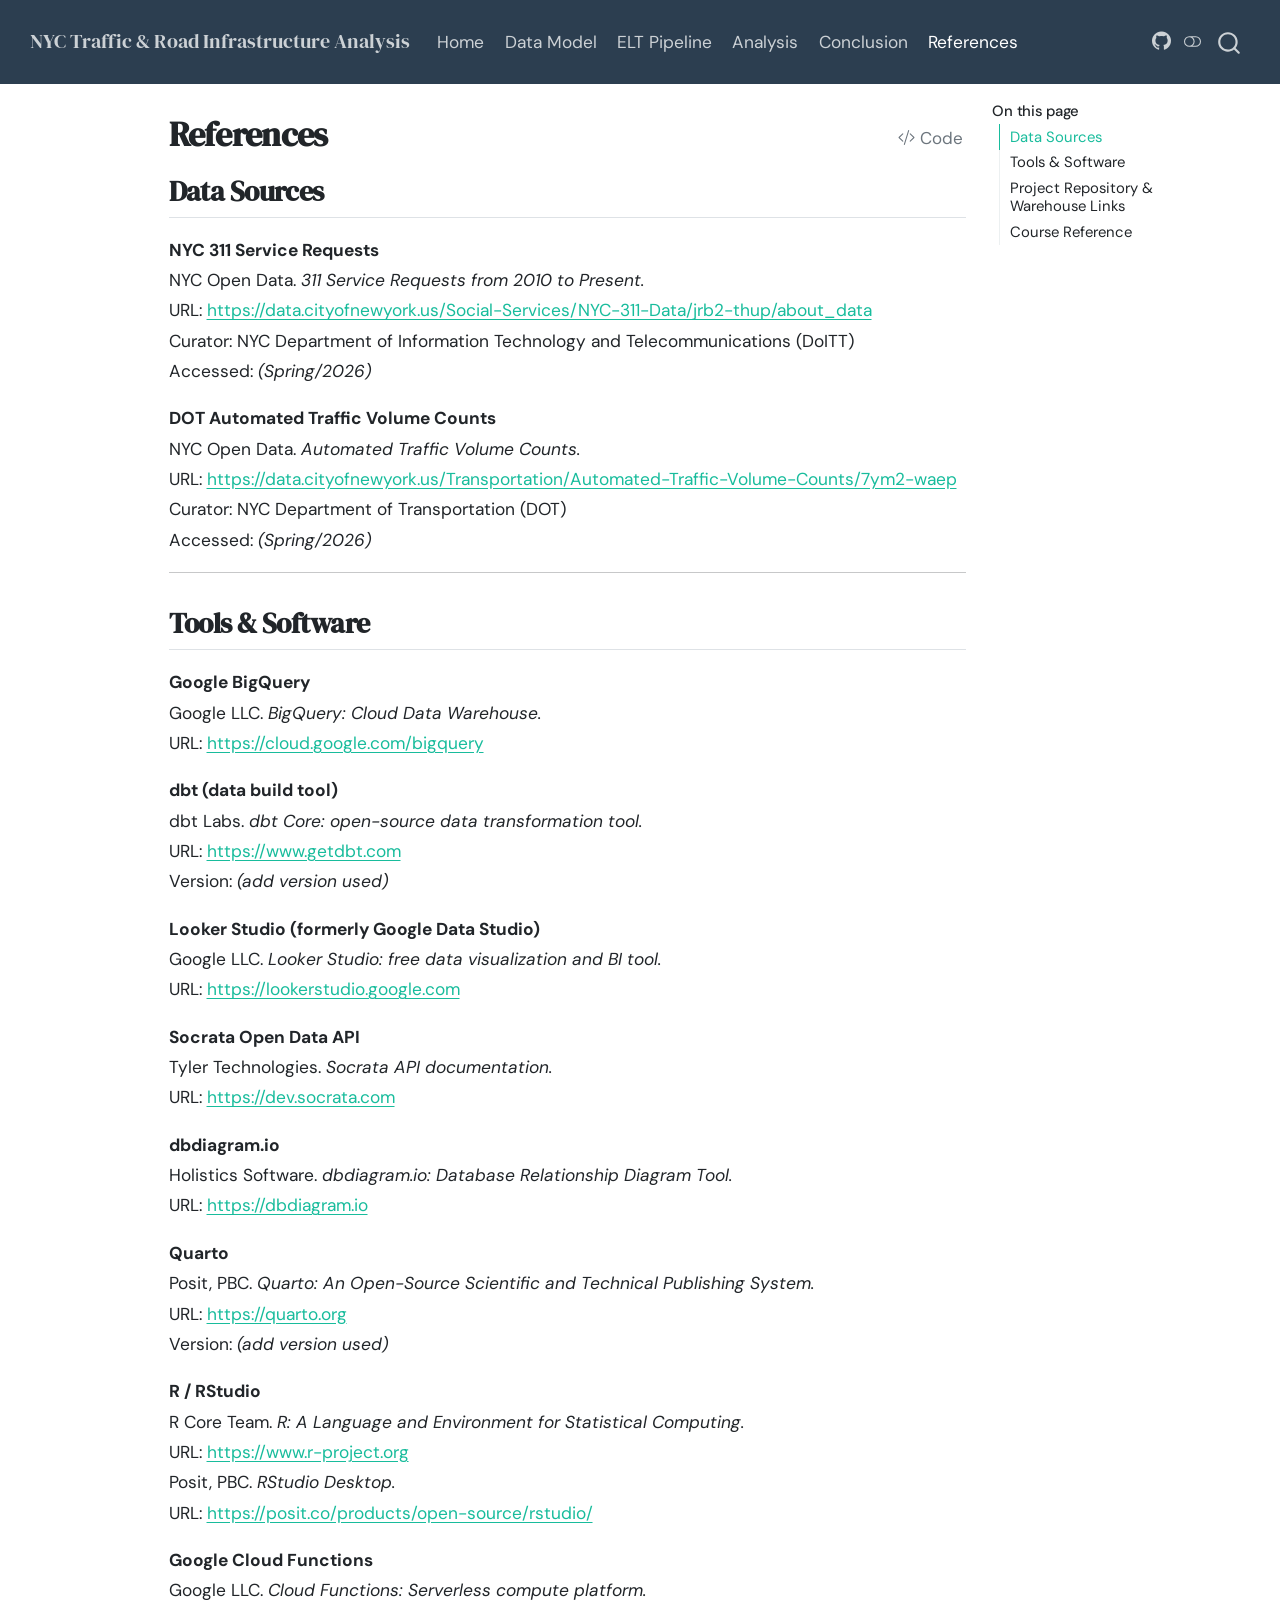
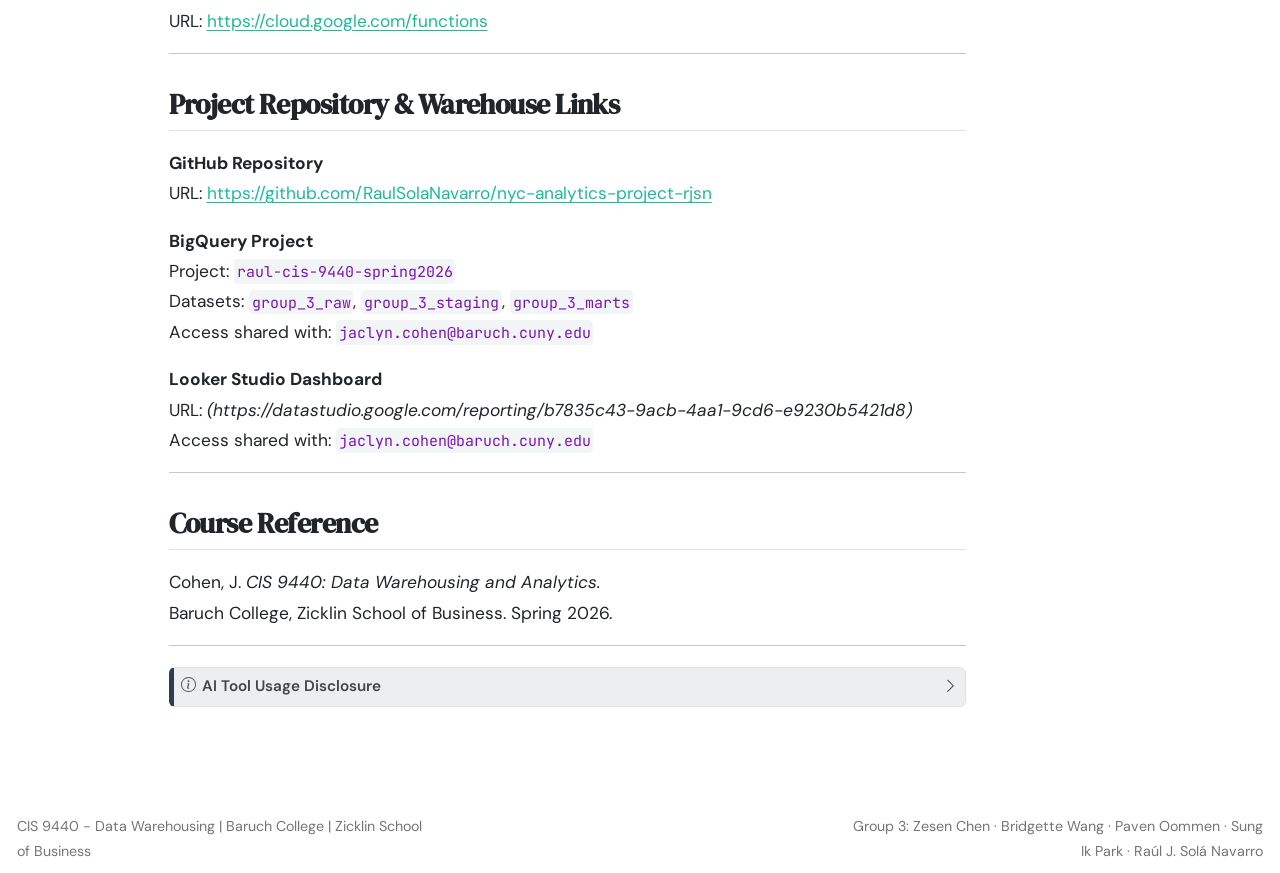
<file: docs/sections/06-references.html>
<!DOCTYPE html>
<html xmlns="http://www.w3.org/1999/xhtml" lang="en" xml:lang="en"><head>

<meta charset="utf-8">
<meta name="generator" content="quarto-1.8.27">

<meta name="viewport" content="width=device-width, initial-scale=1.0, user-scalable=yes">


<title>References – NYC Traffic &amp; Road Infrastructure Analysis</title>
<style>
code{white-space: pre-wrap;}
span.smallcaps{font-variant: small-caps;}
div.columns{display: flex; gap: min(4vw, 1.5em);}
div.column{flex: auto; overflow-x: auto;}
div.hanging-indent{margin-left: 1.5em; text-indent: -1.5em;}
ul.task-list{list-style: none;}
ul.task-list li input[type="checkbox"] {
  width: 0.8em;
  margin: 0 0.8em 0.2em -1em; /* quarto-specific, see https://github.com/quarto-dev/quarto-cli/issues/4556 */ 
  vertical-align: middle;
}
/* CSS for syntax highlighting */
html { -webkit-text-size-adjust: 100%; }
pre > code.sourceCode { white-space: pre; position: relative; }
pre > code.sourceCode > span { display: inline-block; line-height: 1.25; }
pre > code.sourceCode > span:empty { height: 1.2em; }
.sourceCode { overflow: visible; }
code.sourceCode > span { color: inherit; text-decoration: inherit; }
div.sourceCode { margin: 1em 0; }
pre.sourceCode { margin: 0; }
@media screen {
div.sourceCode { overflow: auto; }
}
@media print {
pre > code.sourceCode { white-space: pre-wrap; }
pre > code.sourceCode > span { text-indent: -5em; padding-left: 5em; }
}
pre.numberSource code
  { counter-reset: source-line 0; }
pre.numberSource code > span
  { position: relative; left: -4em; counter-increment: source-line; }
pre.numberSource code > span > a:first-child::before
  { content: counter(source-line);
    position: relative; left: -1em; text-align: right; vertical-align: baseline;
    border: none; display: inline-block;
    -webkit-touch-callout: none; -webkit-user-select: none;
    -khtml-user-select: none; -moz-user-select: none;
    -ms-user-select: none; user-select: none;
    padding: 0 4px; width: 4em;
  }
pre.numberSource { margin-left: 3em;  padding-left: 4px; }
div.sourceCode
  {   }
@media screen {
pre > code.sourceCode > span > a:first-child::before { text-decoration: underline; }
}
</style>


<script src="../site_libs/quarto-nav/quarto-nav.js"></script>
<script src="../site_libs/quarto-nav/headroom.min.js"></script>
<script src="../site_libs/clipboard/clipboard.min.js"></script>
<script src="../site_libs/quarto-search/autocomplete.umd.js"></script>
<script src="../site_libs/quarto-search/fuse.min.js"></script>
<script src="../site_libs/quarto-search/quarto-search.js"></script>
<meta name="quarto:offset" content="../">
<link href="../images/favicon.png" rel="icon" type="image/png">
<script src="../site_libs/quarto-html/quarto.js" type="module"></script>
<script src="../site_libs/quarto-html/tabsets/tabsets.js" type="module"></script>
<script src="../site_libs/quarto-html/axe/axe-check.js" type="module"></script>
<script src="../site_libs/quarto-html/popper.min.js"></script>
<script src="../site_libs/quarto-html/tippy.umd.min.js"></script>
<script src="../site_libs/quarto-html/anchor.min.js"></script>
<link href="../site_libs/quarto-html/tippy.css" rel="stylesheet">
<link href="../site_libs/quarto-html/quarto-syntax-highlighting-8b4baf804e461d9b72633f0de59a0cac.css" rel="stylesheet" class="quarto-color-scheme" id="quarto-text-highlighting-styles">
<link href="../site_libs/quarto-html/quarto-syntax-highlighting-dark-f1aadacce99040138bbb613f9330654f.css" rel="stylesheet" class="quarto-color-scheme quarto-color-alternate" id="quarto-text-highlighting-styles">
<link href="../site_libs/quarto-html/quarto-syntax-highlighting-8b4baf804e461d9b72633f0de59a0cac.css" rel="stylesheet" class="quarto-color-scheme-extra" id="quarto-text-highlighting-styles">
<script src="../site_libs/bootstrap/bootstrap.min.js"></script>
<link href="../site_libs/bootstrap/bootstrap-icons.css" rel="stylesheet">
<link href="../site_libs/bootstrap/bootstrap-7c8793e99a21e081e2bb8d69993efb75.min.css" rel="stylesheet" append-hash="true" class="quarto-color-scheme" id="quarto-bootstrap" data-mode="light">
<link href="../site_libs/bootstrap/bootstrap-dark-6c9d4b6e8397689ef559897df4fbe577.min.css" rel="stylesheet" append-hash="true" class="quarto-color-scheme quarto-color-alternate" id="quarto-bootstrap" data-mode="dark">
<link href="../site_libs/bootstrap/bootstrap-7c8793e99a21e081e2bb8d69993efb75.min.css" rel="stylesheet" append-hash="true" class="quarto-color-scheme-extra" id="quarto-bootstrap" data-mode="light">
<script id="quarto-search-options" type="application/json">{
  "location": "navbar",
  "copy-button": false,
  "collapse-after": 3,
  "panel-placement": "end",
  "type": "overlay",
  "limit": 50,
  "keyboard-shortcut": [
    "f",
    "/",
    "s"
  ],
  "show-item-context": false,
  "language": {
    "search-no-results-text": "No results",
    "search-matching-documents-text": "matching documents",
    "search-copy-link-title": "Copy link to search",
    "search-hide-matches-text": "Hide additional matches",
    "search-more-match-text": "more match in this document",
    "search-more-matches-text": "more matches in this document",
    "search-clear-button-title": "Clear",
    "search-text-placeholder": "",
    "search-detached-cancel-button-title": "Cancel",
    "search-submit-button-title": "Submit",
    "search-label": "Search"
  }
}</script>
<style>html{ scroll-behavior: smooth; }</style>


<link rel="stylesheet" href="../styles.css">
</head>

<body class="nav-fixed quarto-light"><script id="quarto-html-before-body" type="application/javascript">
    const toggleBodyColorMode = (bsSheetEl) => {
      const mode = bsSheetEl.getAttribute("data-mode");
      const bodyEl = window.document.querySelector("body");
      if (mode === "dark") {
        bodyEl.classList.add("quarto-dark");
        bodyEl.classList.remove("quarto-light");
      } else {
        bodyEl.classList.add("quarto-light");
        bodyEl.classList.remove("quarto-dark");
      }
    }
    const toggleBodyColorPrimary = () => {
      const bsSheetEl = window.document.querySelector("link#quarto-bootstrap:not([rel=disabled-stylesheet])");
      if (bsSheetEl) {
        toggleBodyColorMode(bsSheetEl);
      }
    }
    const setColorSchemeToggle = (alternate) => {
      const toggles = window.document.querySelectorAll('.quarto-color-scheme-toggle');
      for (let i=0; i < toggles.length; i++) {
        const toggle = toggles[i];
        if (toggle) {
          if (alternate) {
            toggle.classList.add("alternate");
          } else {
            toggle.classList.remove("alternate");
          }
        }
      }
    };
    const toggleColorMode = (alternate) => {
      // Switch the stylesheets
      const primaryStylesheets = window.document.querySelectorAll('link.quarto-color-scheme:not(.quarto-color-alternate)');
      const alternateStylesheets = window.document.querySelectorAll('link.quarto-color-scheme.quarto-color-alternate');
      manageTransitions('#quarto-margin-sidebar .nav-link', false);
      if (alternate) {
        // note: dark is layered on light, we don't disable primary!
        enableStylesheet(alternateStylesheets);
        for (const sheetNode of alternateStylesheets) {
          if (sheetNode.id === "quarto-bootstrap") {
            toggleBodyColorMode(sheetNode);
          }
        }
      } else {
        disableStylesheet(alternateStylesheets);
        enableStylesheet(primaryStylesheets)
        toggleBodyColorPrimary();
      }
      manageTransitions('#quarto-margin-sidebar .nav-link', true);
      // Switch the toggles
      setColorSchemeToggle(alternate)
      // Hack to workaround the fact that safari doesn't
      // properly recolor the scrollbar when toggling (#1455)
      if (navigator.userAgent.indexOf('Safari') > 0 && navigator.userAgent.indexOf('Chrome') == -1) {
        manageTransitions("body", false);
        window.scrollTo(0, 1);
        setTimeout(() => {
          window.scrollTo(0, 0);
          manageTransitions("body", true);
        }, 40);
      }
    }
    const disableStylesheet = (stylesheets) => {
      for (let i=0; i < stylesheets.length; i++) {
        const stylesheet = stylesheets[i];
        stylesheet.rel = 'disabled-stylesheet';
      }
    }
    const enableStylesheet = (stylesheets) => {
      for (let i=0; i < stylesheets.length; i++) {
        const stylesheet = stylesheets[i];
        if(stylesheet.rel !== 'stylesheet') { // for Chrome, which will still FOUC without this check
          stylesheet.rel = 'stylesheet';
        }
      }
    }
    const manageTransitions = (selector, allowTransitions) => {
      const els = window.document.querySelectorAll(selector);
      for (let i=0; i < els.length; i++) {
        const el = els[i];
        if (allowTransitions) {
          el.classList.remove('notransition');
        } else {
          el.classList.add('notransition');
        }
      }
    }
    const isFileUrl = () => {
      return window.location.protocol === 'file:';
    }
    const hasAlternateSentinel = () => {
      let styleSentinel = getColorSchemeSentinel();
      if (styleSentinel !== null) {
        return styleSentinel === "alternate";
      } else {
        return false;
      }
    }
    const setStyleSentinel = (alternate) => {
      const value = alternate ? "alternate" : "default";
      if (!isFileUrl()) {
        window.localStorage.setItem("quarto-color-scheme", value);
      } else {
        localAlternateSentinel = value;
      }
    }
    const getColorSchemeSentinel = () => {
      if (!isFileUrl()) {
        const storageValue = window.localStorage.getItem("quarto-color-scheme");
        return storageValue != null ? storageValue : localAlternateSentinel;
      } else {
        return localAlternateSentinel;
      }
    }
    const toggleGiscusIfUsed = (isAlternate, darkModeDefault) => {
      const baseTheme = document.querySelector('#giscus-base-theme')?.value ?? 'light';
      const alternateTheme = document.querySelector('#giscus-alt-theme')?.value ?? 'dark';
      let newTheme = '';
      if(authorPrefersDark) {
        newTheme = isAlternate ? baseTheme : alternateTheme;
      } else {
        newTheme = isAlternate ? alternateTheme : baseTheme;
      }
      const changeGiscusTheme = () => {
        // From: https://github.com/giscus/giscus/issues/336
        const sendMessage = (message) => {
          const iframe = document.querySelector('iframe.giscus-frame');
          if (!iframe) return;
          iframe.contentWindow.postMessage({ giscus: message }, 'https://giscus.app');
        }
        sendMessage({
          setConfig: {
            theme: newTheme
          }
        });
      }
      const isGiscussLoaded = window.document.querySelector('iframe.giscus-frame') !== null;
      if (isGiscussLoaded) {
        changeGiscusTheme();
      }
    };
    const authorPrefersDark = false;
    const darkModeDefault = authorPrefersDark;
      document.querySelector('link#quarto-text-highlighting-styles.quarto-color-scheme-extra').rel = 'disabled-stylesheet';
      document.querySelector('link#quarto-bootstrap.quarto-color-scheme-extra').rel = 'disabled-stylesheet';
    let localAlternateSentinel = darkModeDefault ? 'alternate' : 'default';
    // Dark / light mode switch
    window.quartoToggleColorScheme = () => {
      // Read the current dark / light value
      let toAlternate = !hasAlternateSentinel();
      toggleColorMode(toAlternate);
      setStyleSentinel(toAlternate);
      toggleGiscusIfUsed(toAlternate, darkModeDefault);
      window.dispatchEvent(new Event('resize'));
    };
    // Switch to dark mode if need be
    if (hasAlternateSentinel()) {
      toggleColorMode(true);
    } else {
      toggleColorMode(false);
    }
  </script>

<div id="quarto-search-results"></div>
  <header id="quarto-header" class="headroom fixed-top">
    <nav class="navbar navbar-expand-lg " data-bs-theme="dark">
      <div class="navbar-container container-fluid">
      <div class="navbar-brand-container mx-auto">
    <a class="navbar-brand" href="../index.html">
    <span class="navbar-title">NYC Traffic &amp; Road Infrastructure Analysis</span>
    </a>
  </div>
            <div id="quarto-search" class="" title="Search"></div>
          <button class="navbar-toggler" type="button" data-bs-toggle="collapse" data-bs-target="#navbarCollapse" aria-controls="navbarCollapse" role="menu" aria-expanded="false" aria-label="Toggle navigation" onclick="if (window.quartoToggleHeadroom) { window.quartoToggleHeadroom(); }">
  <span class="navbar-toggler-icon"></span>
</button>
          <div class="collapse navbar-collapse" id="navbarCollapse">
            <ul class="navbar-nav navbar-nav-scroll me-auto">
  <li class="nav-item">
    <a class="nav-link" href="../index.html"> 
<span class="menu-text">Home</span></a>
  </li>  
  <li class="nav-item">
    <a class="nav-link" href="../sections/02-dimensional-model.html"> 
<span class="menu-text">Data Model</span></a>
  </li>  
  <li class="nav-item">
    <a class="nav-link" href="../sections/03-elt-pipeline.html"> 
<span class="menu-text">ELT Pipeline</span></a>
  </li>  
  <li class="nav-item">
    <a class="nav-link" href="../sections/04-analysis.html"> 
<span class="menu-text">Analysis</span></a>
  </li>  
  <li class="nav-item">
    <a class="nav-link" href="../sections/05-conclusion.html"> 
<span class="menu-text">Conclusion</span></a>
  </li>  
  <li class="nav-item">
    <a class="nav-link active" href="../sections/06-references.html" aria-current="page"> 
<span class="menu-text">References</span></a>
  </li>  
</ul>
            <ul class="navbar-nav navbar-nav-scroll ms-auto">
  <li class="nav-item compact">
    <a class="nav-link" href="https://github.com/RaulSolaNavarro/nyc-analytics-project-rjsn"> <i class="bi bi-github" role="img" aria-label="GitHub">
</i> 
<span class="menu-text"></span></a>
  </li>  
</ul>
          </div> <!-- /navcollapse -->
            <div class="quarto-navbar-tools">
  <a href="" class="quarto-color-scheme-toggle quarto-navigation-tool  px-1" onclick="window.quartoToggleColorScheme(); return false;" title="Toggle dark mode"><i class="bi"></i></a>
</div>
      </div> <!-- /container-fluid -->
    </nav>
</header>
<!-- content -->
<div id="quarto-content" class="quarto-container page-columns page-rows-contents page-layout-article page-navbar">
<!-- sidebar -->
<!-- margin-sidebar -->
    <div id="quarto-margin-sidebar" class="sidebar margin-sidebar">
        <nav id="TOC" role="doc-toc" class="toc-active">
    <h2 id="toc-title">On this page</h2>
   
  <ul>
  <li><a href="#data-sources" id="toc-data-sources" class="nav-link active" data-scroll-target="#data-sources">Data Sources</a></li>
  <li><a href="#tools-software" id="toc-tools-software" class="nav-link" data-scroll-target="#tools-software">Tools &amp; Software</a></li>
  <li><a href="#project-repository-warehouse-links" id="toc-project-repository-warehouse-links" class="nav-link" data-scroll-target="#project-repository-warehouse-links">Project Repository &amp; Warehouse Links</a></li>
  <li><a href="#course-reference" id="toc-course-reference" class="nav-link" data-scroll-target="#course-reference">Course Reference</a></li>
  </ul>
</nav>
    </div>
<!-- main -->
<main class="content" id="quarto-document-content">


<header id="title-block-header" class="quarto-title-block default">
<div class="quarto-title">
<div class="quarto-title-block"><div><h1 class="title">References</h1><button type="button" class="btn code-tools-button" id="quarto-code-tools-source"><i class="bi"></i> Code</button></div></div>
</div>



<div class="quarto-title-meta">

    
  
    
  </div>
  


</header>


<section id="data-sources" class="level2">
<h2 class="anchored" data-anchor-id="data-sources">Data Sources</h2>
<p><strong>NYC 311 Service Requests</strong><br>
NYC Open Data. <em>311 Service Requests from 2010 to Present.</em><br>
URL: <a href="https://data.cityofnewyork.us/Social-Services/NYC-311-Data/jrb2-thup/about_data" class="uri">https://data.cityofnewyork.us/Social-Services/NYC-311-Data/jrb2-thup/about_data</a><br>
Curator: NYC Department of Information Technology and Telecommunications (DoITT)<br>
Accessed: <em>(Spring/2026)</em></p>
<p><strong>DOT Automated Traffic Volume Counts</strong><br>
NYC Open Data. <em>Automated Traffic Volume Counts.</em><br>
URL: <a href="https://data.cityofnewyork.us/Transportation/Automated-Traffic-Volume-Counts/7ym2-waep" class="uri">https://data.cityofnewyork.us/Transportation/Automated-Traffic-Volume-Counts/7ym2-waep</a><br>
Curator: NYC Department of Transportation (DOT)<br>
Accessed: <em>(Spring/2026)</em></p>
<hr>
</section>
<section id="tools-software" class="level2">
<h2 class="anchored" data-anchor-id="tools-software">Tools &amp; Software</h2>
<p><strong>Google BigQuery</strong><br>
Google LLC. <em>BigQuery: Cloud Data Warehouse.</em><br>
URL: <a href="https://cloud.google.com/bigquery" class="uri">https://cloud.google.com/bigquery</a></p>
<p><strong>dbt (data build tool)</strong><br>
dbt Labs. <em>dbt Core: open-source data transformation tool.</em><br>
URL: <a href="https://www.getdbt.com" class="uri">https://www.getdbt.com</a><br>
Version: <em>(add version used)</em></p>
<p><strong>Looker Studio (formerly Google Data Studio)</strong><br>
Google LLC. <em>Looker Studio: free data visualization and BI tool.</em><br>
URL: <a href="https://lookerstudio.google.com" class="uri">https://lookerstudio.google.com</a></p>
<p><strong>Socrata Open Data API</strong><br>
Tyler Technologies. <em>Socrata API documentation.</em><br>
URL: <a href="https://dev.socrata.com" class="uri">https://dev.socrata.com</a></p>
<p><strong>dbdiagram.io</strong><br>
Holistics Software. <em>dbdiagram.io: Database Relationship Diagram Tool.</em><br>
URL: <a href="https://dbdiagram.io" class="uri">https://dbdiagram.io</a></p>
<p><strong>Quarto</strong><br>
Posit, PBC. <em>Quarto: An Open-Source Scientific and Technical Publishing System.</em><br>
URL: <a href="https://quarto.org" class="uri">https://quarto.org</a><br>
Version: <em>(add version used)</em></p>
<p><strong>R / RStudio</strong><br>
R Core Team. <em>R: A Language and Environment for Statistical Computing.</em><br>
URL: <a href="https://www.r-project.org" class="uri">https://www.r-project.org</a><br>
Posit, PBC. <em>RStudio Desktop.</em><br>
URL: <a href="https://posit.co/products/open-source/rstudio/" class="uri">https://posit.co/products/open-source/rstudio/</a></p>
<p><strong>Google Cloud Functions</strong><br>
Google LLC. <em>Cloud Functions: Serverless compute platform.</em><br>
URL: <a href="https://cloud.google.com/functions" class="uri">https://cloud.google.com/functions</a></p>
<hr>
</section>
<section id="project-repository-warehouse-links" class="level2">
<h2 class="anchored" data-anchor-id="project-repository-warehouse-links">Project Repository &amp; Warehouse Links</h2>
<p><strong>GitHub Repository</strong><br>
URL: <a href="https://github.com/RaulSolaNavarro/nyc-analytics-project-rjsn" class="uri">https://github.com/RaulSolaNavarro/nyc-analytics-project-rjsn</a></p>
<p><strong>BigQuery Project</strong><br>
Project: <code>raul-cis-9440-spring2026</code><br>
Datasets: <code>group_3_raw</code>, <code>group_3_staging</code>, <code>group_3_marts</code><br>
Access shared with: <code>jaclyn.cohen@baruch.cuny.edu</code></p>
<p><strong>Looker Studio Dashboard</strong><br>
URL: <em>(https://datastudio.google.com/reporting/b7835c43-9acb-4aa1-9cd6-e9230b5421d8)</em><br>
Access shared with: <code>jaclyn.cohen@baruch.cuny.edu</code></p>
<hr>
</section>
<section id="course-reference" class="level2">
<h2 class="anchored" data-anchor-id="course-reference">Course Reference</h2>
<p>Cohen, J. <em>CIS 9440: Data Warehousing and Analytics.</em><br>
Baruch College, Zicklin School of Business. Spring 2026.</p>
<hr>
<div class="callout callout-style-default callout-note callout-titled">
<div class="callout-header d-flex align-content-center collapsed" data-bs-toggle="collapse" data-bs-target=".callout-1-contents" aria-controls="callout-1" aria-expanded="false" aria-label="Toggle callout">
<div class="callout-icon-container">
<i class="callout-icon"></i>
</div>
<div class="callout-title-container flex-fill">
<span class="screen-reader-only">Note</span>AI Tool Usage Disclosure
</div>
<div class="callout-btn-toggle d-inline-block border-0 py-1 ps-1 pe-0 float-end"><i class="callout-toggle"></i></div>
</div>
<div id="callout-1" class="callout-1-contents callout-collapse collapse">
<div class="callout-body-container callout-body">
<p>Portions of this project’s technical implementation and documentation were developed with assistance from Claude (Anthropic), an AI assistant. Specifically, AI assistance was used for:</p>
<ul>
<li><strong>Project report structure &amp; documentation</strong>: Scaffolding the Quarto website layout, section organization, and markdown formatting across all <code>.qmd</code> files</li>
<li><strong>SQL queries</strong>: Initial drafts and structural patterns for several BigQuery analytical queries (Queries 1–9); all queries were reviewed, tested, and validated against actual data by the team</li>
<li><strong>Validation pass and revisions</strong>: Reconciliation checks of query outputs against source counts, which led to two SQL corrections (de-duplicating <code>dim_incident_location</code> in Query 6, and computing traffic at the segment-day grain in Queries 4, 5, 7 and 9), and to AI-assisted revision of the written findings and conclusions to match the corrected results</li>
<li><strong>dbt model structure</strong>: Guidance on staging and mart layer organization, macro usage, and DAG structure</li>
<li><strong>BigQuery / GCP configuration</strong>: Assistance with dataset organization, table creation syntax, and Cloud Function architecture patterns</li>
<li><strong>Looker Studio</strong>: Guidance on chart configuration, cross-source joins, and dashboard layout decisions</li>
<li><strong>GitHub / version control</strong>: Assistance with repository structure, <code>.gitignore</code> configuration, and Quarto-to-GitHub Pages publishing setup</li>
</ul>
<p>The following work was completed entirely by the team without AI assistance:</p>
<ul>
<li>The original written analysis and narrative conclusions (drafted before the validation pass described above)</li>
<li>Dimensional model design and all dbdiagram.io ERD work</li>
<li>Data source selection, exploration, and project proposal</li>
<li>All stakeholder framing and KPI definitions</li>
</ul>
<p><em>AI-generated content was reviewed and validated by all group members prior to submission. Use of AI tools is disclosed in accordance with course academic honesty policies.</em></p>
</div>
</div>
</div>


<!-- -->

</section>

</main> <!-- /main -->
<script id="quarto-html-after-body" type="application/javascript">
  window.document.addEventListener("DOMContentLoaded", function (event) {
    // Ensure there is a toggle, if there isn't float one in the top right
    if (window.document.querySelector('.quarto-color-scheme-toggle') === null) {
      const a = window.document.createElement('a');
      a.classList.add('top-right');
      a.classList.add('quarto-color-scheme-toggle');
      a.href = "";
      a.onclick = function() { try { window.quartoToggleColorScheme(); } catch {} return false; };
      const i = window.document.createElement("i");
      i.classList.add('bi');
      a.appendChild(i);
      window.document.body.appendChild(a);
    }
    setColorSchemeToggle(hasAlternateSentinel())
    const icon = "";
    const anchorJS = new window.AnchorJS();
    anchorJS.options = {
      placement: 'right',
      icon: icon
    };
    anchorJS.add('.anchored');
    const isCodeAnnotation = (el) => {
      for (const clz of el.classList) {
        if (clz.startsWith('code-annotation-')) {                     
          return true;
        }
      }
      return false;
    }
    const onCopySuccess = function(e) {
      // button target
      const button = e.trigger;
      // don't keep focus
      button.blur();
      // flash "checked"
      button.classList.add('code-copy-button-checked');
      var currentTitle = button.getAttribute("title");
      button.setAttribute("title", "Copied!");
      let tooltip;
      if (window.bootstrap) {
        button.setAttribute("data-bs-toggle", "tooltip");
        button.setAttribute("data-bs-placement", "left");
        button.setAttribute("data-bs-title", "Copied!");
        tooltip = new bootstrap.Tooltip(button, 
          { trigger: "manual", 
            customClass: "code-copy-button-tooltip",
            offset: [0, -8]});
        tooltip.show();    
      }
      setTimeout(function() {
        if (tooltip) {
          tooltip.hide();
          button.removeAttribute("data-bs-title");
          button.removeAttribute("data-bs-toggle");
          button.removeAttribute("data-bs-placement");
        }
        button.setAttribute("title", currentTitle);
        button.classList.remove('code-copy-button-checked');
      }, 1000);
      // clear code selection
      e.clearSelection();
    }
    const getTextToCopy = function(trigger) {
      const outerScaffold = trigger.parentElement.cloneNode(true);
      const codeEl = outerScaffold.querySelector('code');
      for (const childEl of codeEl.children) {
        if (isCodeAnnotation(childEl)) {
          childEl.remove();
        }
      }
      return codeEl.innerText;
    }
    const clipboard = new window.ClipboardJS('.code-copy-button:not([data-in-quarto-modal])', {
      text: getTextToCopy
    });
    clipboard.on('success', onCopySuccess);
    if (window.document.getElementById('quarto-embedded-source-code-modal')) {
      const clipboardModal = new window.ClipboardJS('.code-copy-button[data-in-quarto-modal]', {
        text: getTextToCopy,
        container: window.document.getElementById('quarto-embedded-source-code-modal')
      });
      clipboardModal.on('success', onCopySuccess);
    }
    const viewSource = window.document.getElementById('quarto-view-source') ||
                       window.document.getElementById('quarto-code-tools-source');
    if (viewSource) {
      const sourceUrl = viewSource.getAttribute("data-quarto-source-url");
      viewSource.addEventListener("click", function(e) {
        if (sourceUrl) {
          // rstudio viewer pane
          if (/\bcapabilities=\b/.test(window.location)) {
            window.open(sourceUrl);
          } else {
            window.location.href = sourceUrl;
          }
        } else {
          const modal = new bootstrap.Modal(document.getElementById('quarto-embedded-source-code-modal'));
          modal.show();
        }
        return false;
      });
    }
    function toggleCodeHandler(show) {
      return function(e) {
        const detailsSrc = window.document.querySelectorAll(".cell > details > .sourceCode");
        for (let i=0; i<detailsSrc.length; i++) {
          const details = detailsSrc[i].parentElement;
          if (show) {
            details.open = true;
          } else {
            details.removeAttribute("open");
          }
        }
        const cellCodeDivs = window.document.querySelectorAll(".cell > .sourceCode");
        const fromCls = show ? "hidden" : "unhidden";
        const toCls = show ? "unhidden" : "hidden";
        for (let i=0; i<cellCodeDivs.length; i++) {
          const codeDiv = cellCodeDivs[i];
          if (codeDiv.classList.contains(fromCls)) {
            codeDiv.classList.remove(fromCls);
            codeDiv.classList.add(toCls);
          } 
        }
        return false;
      }
    }
    const hideAllCode = window.document.getElementById("quarto-hide-all-code");
    if (hideAllCode) {
      hideAllCode.addEventListener("click", toggleCodeHandler(false));
    }
    const showAllCode = window.document.getElementById("quarto-show-all-code");
    if (showAllCode) {
      showAllCode.addEventListener("click", toggleCodeHandler(true));
    }
      var localhostRegex = new RegExp(/^(?:http|https):\/\/localhost\:?[0-9]*\//);
      var mailtoRegex = new RegExp(/^mailto:/);
        var filterRegex = new RegExp('/' + window.location.host + '/');
      var isInternal = (href) => {
          return filterRegex.test(href) || localhostRegex.test(href) || mailtoRegex.test(href);
      }
      // Inspect non-navigation links and adorn them if external
     var links = window.document.querySelectorAll('a[href]:not(.nav-link):not(.navbar-brand):not(.toc-action):not(.sidebar-link):not(.sidebar-item-toggle):not(.pagination-link):not(.no-external):not([aria-hidden]):not(.dropdown-item):not(.quarto-navigation-tool):not(.about-link)');
      for (var i=0; i<links.length; i++) {
        const link = links[i];
        if (!isInternal(link.href)) {
          // undo the damage that might have been done by quarto-nav.js in the case of
          // links that we want to consider external
          if (link.dataset.originalHref !== undefined) {
            link.href = link.dataset.originalHref;
          }
        }
      }
    function tippyHover(el, contentFn, onTriggerFn, onUntriggerFn) {
      const config = {
        allowHTML: true,
        maxWidth: 500,
        delay: 100,
        arrow: false,
        appendTo: function(el) {
            return el.parentElement;
        },
        interactive: true,
        interactiveBorder: 10,
        theme: 'quarto',
        placement: 'bottom-start',
      };
      if (contentFn) {
        config.content = contentFn;
      }
      if (onTriggerFn) {
        config.onTrigger = onTriggerFn;
      }
      if (onUntriggerFn) {
        config.onUntrigger = onUntriggerFn;
      }
      window.tippy(el, config); 
    }
    const noterefs = window.document.querySelectorAll('a[role="doc-noteref"]');
    for (var i=0; i<noterefs.length; i++) {
      const ref = noterefs[i];
      tippyHover(ref, function() {
        // use id or data attribute instead here
        let href = ref.getAttribute('data-footnote-href') || ref.getAttribute('href');
        try { href = new URL(href).hash; } catch {}
        const id = href.replace(/^#\/?/, "");
        const note = window.document.getElementById(id);
        if (note) {
          return note.innerHTML;
        } else {
          return "";
        }
      });
    }
    const xrefs = window.document.querySelectorAll('a.quarto-xref');
    const processXRef = (id, note) => {
      // Strip column container classes
      const stripColumnClz = (el) => {
        el.classList.remove("page-full", "page-columns");
        if (el.children) {
          for (const child of el.children) {
            stripColumnClz(child);
          }
        }
      }
      stripColumnClz(note)
      if (id === null || id.startsWith('sec-')) {
        // Special case sections, only their first couple elements
        const container = document.createElement("div");
        if (note.children && note.children.length > 2) {
          container.appendChild(note.children[0].cloneNode(true));
          for (let i = 1; i < note.children.length; i++) {
            const child = note.children[i];
            if (child.tagName === "P" && child.innerText === "") {
              continue;
            } else {
              container.appendChild(child.cloneNode(true));
              break;
            }
          }
          if (window.Quarto?.typesetMath) {
            window.Quarto.typesetMath(container);
          }
          return container.innerHTML
        } else {
          if (window.Quarto?.typesetMath) {
            window.Quarto.typesetMath(note);
          }
          return note.innerHTML;
        }
      } else {
        // Remove any anchor links if they are present
        const anchorLink = note.querySelector('a.anchorjs-link');
        if (anchorLink) {
          anchorLink.remove();
        }
        if (window.Quarto?.typesetMath) {
          window.Quarto.typesetMath(note);
        }
        if (note.classList.contains("callout")) {
          return note.outerHTML;
        } else {
          return note.innerHTML;
        }
      }
    }
    for (var i=0; i<xrefs.length; i++) {
      const xref = xrefs[i];
      tippyHover(xref, undefined, function(instance) {
        instance.disable();
        let url = xref.getAttribute('href');
        let hash = undefined; 
        if (url.startsWith('#')) {
          hash = url;
        } else {
          try { hash = new URL(url).hash; } catch {}
        }
        if (hash) {
          const id = hash.replace(/^#\/?/, "");
          const note = window.document.getElementById(id);
          if (note !== null) {
            try {
              const html = processXRef(id, note.cloneNode(true));
              instance.setContent(html);
            } finally {
              instance.enable();
              instance.show();
            }
          } else {
            // See if we can fetch this
            fetch(url.split('#')[0])
            .then(res => res.text())
            .then(html => {
              const parser = new DOMParser();
              const htmlDoc = parser.parseFromString(html, "text/html");
              const note = htmlDoc.getElementById(id);
              if (note !== null) {
                const html = processXRef(id, note);
                instance.setContent(html);
              } 
            }).finally(() => {
              instance.enable();
              instance.show();
            });
          }
        } else {
          // See if we can fetch a full url (with no hash to target)
          // This is a special case and we should probably do some content thinning / targeting
          fetch(url)
          .then(res => res.text())
          .then(html => {
            const parser = new DOMParser();
            const htmlDoc = parser.parseFromString(html, "text/html");
            const note = htmlDoc.querySelector('main.content');
            if (note !== null) {
              // This should only happen for chapter cross references
              // (since there is no id in the URL)
              // remove the first header
              if (note.children.length > 0 && note.children[0].tagName === "HEADER") {
                note.children[0].remove();
              }
              const html = processXRef(null, note);
              instance.setContent(html);
            } 
          }).finally(() => {
            instance.enable();
            instance.show();
          });
        }
      }, function(instance) {
      });
    }
        let selectedAnnoteEl;
        const selectorForAnnotation = ( cell, annotation) => {
          let cellAttr = 'data-code-cell="' + cell + '"';
          let lineAttr = 'data-code-annotation="' +  annotation + '"';
          const selector = 'span[' + cellAttr + '][' + lineAttr + ']';
          return selector;
        }
        const selectCodeLines = (annoteEl) => {
          const doc = window.document;
          const targetCell = annoteEl.getAttribute("data-target-cell");
          const targetAnnotation = annoteEl.getAttribute("data-target-annotation");
          const annoteSpan = window.document.querySelector(selectorForAnnotation(targetCell, targetAnnotation));
          const lines = annoteSpan.getAttribute("data-code-lines").split(",");
          const lineIds = lines.map((line) => {
            return targetCell + "-" + line;
          })
          let top = null;
          let height = null;
          let parent = null;
          if (lineIds.length > 0) {
              //compute the position of the single el (top and bottom and make a div)
              const el = window.document.getElementById(lineIds[0]);
              top = el.offsetTop;
              height = el.offsetHeight;
              parent = el.parentElement.parentElement;
            if (lineIds.length > 1) {
              const lastEl = window.document.getElementById(lineIds[lineIds.length - 1]);
              const bottom = lastEl.offsetTop + lastEl.offsetHeight;
              height = bottom - top;
            }
            if (top !== null && height !== null && parent !== null) {
              // cook up a div (if necessary) and position it 
              let div = window.document.getElementById("code-annotation-line-highlight");
              if (div === null) {
                div = window.document.createElement("div");
                div.setAttribute("id", "code-annotation-line-highlight");
                div.style.position = 'absolute';
                parent.appendChild(div);
              }
              div.style.top = top - 2 + "px";
              div.style.height = height + 4 + "px";
              div.style.left = 0;
              let gutterDiv = window.document.getElementById("code-annotation-line-highlight-gutter");
              if (gutterDiv === null) {
                gutterDiv = window.document.createElement("div");
                gutterDiv.setAttribute("id", "code-annotation-line-highlight-gutter");
                gutterDiv.style.position = 'absolute';
                const codeCell = window.document.getElementById(targetCell);
                const gutter = codeCell.querySelector('.code-annotation-gutter');
                gutter.appendChild(gutterDiv);
              }
              gutterDiv.style.top = top - 2 + "px";
              gutterDiv.style.height = height + 4 + "px";
            }
            selectedAnnoteEl = annoteEl;
          }
        };
        const unselectCodeLines = () => {
          const elementsIds = ["code-annotation-line-highlight", "code-annotation-line-highlight-gutter"];
          elementsIds.forEach((elId) => {
            const div = window.document.getElementById(elId);
            if (div) {
              div.remove();
            }
          });
          selectedAnnoteEl = undefined;
        };
          // Handle positioning of the toggle
      window.addEventListener(
        "resize",
        throttle(() => {
          elRect = undefined;
          if (selectedAnnoteEl) {
            selectCodeLines(selectedAnnoteEl);
          }
        }, 10)
      );
      function throttle(fn, ms) {
      let throttle = false;
      let timer;
        return (...args) => {
          if(!throttle) { // first call gets through
              fn.apply(this, args);
              throttle = true;
          } else { // all the others get throttled
              if(timer) clearTimeout(timer); // cancel #2
              timer = setTimeout(() => {
                fn.apply(this, args);
                timer = throttle = false;
              }, ms);
          }
        };
      }
        // Attach click handler to the DT
        const annoteDls = window.document.querySelectorAll('dt[data-target-cell]');
        for (const annoteDlNode of annoteDls) {
          annoteDlNode.addEventListener('click', (event) => {
            const clickedEl = event.target;
            if (clickedEl !== selectedAnnoteEl) {
              unselectCodeLines();
              const activeEl = window.document.querySelector('dt[data-target-cell].code-annotation-active');
              if (activeEl) {
                activeEl.classList.remove('code-annotation-active');
              }
              selectCodeLines(clickedEl);
              clickedEl.classList.add('code-annotation-active');
            } else {
              // Unselect the line
              unselectCodeLines();
              clickedEl.classList.remove('code-annotation-active');
            }
          });
        }
    const findCites = (el) => {
      const parentEl = el.parentElement;
      if (parentEl) {
        const cites = parentEl.dataset.cites;
        if (cites) {
          return {
            el,
            cites: cites.split(' ')
          };
        } else {
          return findCites(el.parentElement)
        }
      } else {
        return undefined;
      }
    };
    var bibliorefs = window.document.querySelectorAll('a[role="doc-biblioref"]');
    for (var i=0; i<bibliorefs.length; i++) {
      const ref = bibliorefs[i];
      const citeInfo = findCites(ref);
      if (citeInfo) {
        tippyHover(citeInfo.el, function() {
          var popup = window.document.createElement('div');
          citeInfo.cites.forEach(function(cite) {
            var citeDiv = window.document.createElement('div');
            citeDiv.classList.add('hanging-indent');
            citeDiv.classList.add('csl-entry');
            var biblioDiv = window.document.getElementById('ref-' + cite);
            if (biblioDiv) {
              citeDiv.innerHTML = biblioDiv.innerHTML;
            }
            popup.appendChild(citeDiv);
          });
          return popup.innerHTML;
        });
      }
    }
  });
  </script><div class="modal fade" id="quarto-embedded-source-code-modal" tabindex="-1" aria-labelledby="quarto-embedded-source-code-modal-label" aria-hidden="true"><div class="modal-dialog modal-dialog-scrollable"><div class="modal-content"><div class="modal-header"><h5 class="modal-title" id="quarto-embedded-source-code-modal-label">Source Code</h5><button class="btn-close" data-bs-dismiss="modal"></button></div><div class="modal-body"><div class="">
<div class="code-copy-outer-scaffold"><div class="sourceCode" id="cb1" data-shortcodes="false"><pre class="sourceCode markdown code-with-copy"><code class="sourceCode markdown"><span id="cb1-1"><a href="#cb1-1" aria-hidden="true" tabindex="-1"></a><span class="co">---</span></span>
<span id="cb1-2"><a href="#cb1-2" aria-hidden="true" tabindex="-1"></a><span class="an">title:</span><span class="co"> "References"</span></span>
<span id="cb1-3"><a href="#cb1-3" aria-hidden="true" tabindex="-1"></a><span class="co">---</span></span>
<span id="cb1-4"><a href="#cb1-4" aria-hidden="true" tabindex="-1"></a></span>
<span id="cb1-5"><a href="#cb1-5" aria-hidden="true" tabindex="-1"></a><span class="fu">## Data Sources</span></span>
<span id="cb1-6"><a href="#cb1-6" aria-hidden="true" tabindex="-1"></a></span>
<span id="cb1-7"><a href="#cb1-7" aria-hidden="true" tabindex="-1"></a>**NYC 311 Service Requests**  </span>
<span id="cb1-8"><a href="#cb1-8" aria-hidden="true" tabindex="-1"></a>NYC Open Data. *311 Service Requests from 2010 to Present.*  </span>
<span id="cb1-9"><a href="#cb1-9" aria-hidden="true" tabindex="-1"></a>URL: <span class="ot">&lt;https://data.cityofnewyork.us/Social-Services/NYC-311-Data/jrb2-thup/about_data&gt;</span>  </span>
<span id="cb1-10"><a href="#cb1-10" aria-hidden="true" tabindex="-1"></a>Curator: NYC Department of Information Technology and Telecommunications (DoITT)  </span>
<span id="cb1-11"><a href="#cb1-11" aria-hidden="true" tabindex="-1"></a>Accessed: *(Spring/2026)*</span>
<span id="cb1-12"><a href="#cb1-12" aria-hidden="true" tabindex="-1"></a></span>
<span id="cb1-13"><a href="#cb1-13" aria-hidden="true" tabindex="-1"></a>**DOT Automated Traffic Volume Counts**  </span>
<span id="cb1-14"><a href="#cb1-14" aria-hidden="true" tabindex="-1"></a>NYC Open Data. *Automated Traffic Volume Counts.*  </span>
<span id="cb1-15"><a href="#cb1-15" aria-hidden="true" tabindex="-1"></a>URL: <span class="ot">&lt;https://data.cityofnewyork.us/Transportation/Automated-Traffic-Volume-Counts/7ym2-waep&gt;</span>  </span>
<span id="cb1-16"><a href="#cb1-16" aria-hidden="true" tabindex="-1"></a>Curator: NYC Department of Transportation (DOT)  </span>
<span id="cb1-17"><a href="#cb1-17" aria-hidden="true" tabindex="-1"></a>Accessed: *(Spring/2026)*</span>
<span id="cb1-18"><a href="#cb1-18" aria-hidden="true" tabindex="-1"></a></span>
<span id="cb1-19"><a href="#cb1-19" aria-hidden="true" tabindex="-1"></a>---</span>
<span id="cb1-20"><a href="#cb1-20" aria-hidden="true" tabindex="-1"></a></span>
<span id="cb1-21"><a href="#cb1-21" aria-hidden="true" tabindex="-1"></a><span class="fu">## Tools &amp; Software</span></span>
<span id="cb1-22"><a href="#cb1-22" aria-hidden="true" tabindex="-1"></a></span>
<span id="cb1-23"><a href="#cb1-23" aria-hidden="true" tabindex="-1"></a>**Google BigQuery**  </span>
<span id="cb1-24"><a href="#cb1-24" aria-hidden="true" tabindex="-1"></a>Google LLC. *BigQuery: Cloud Data Warehouse.*  </span>
<span id="cb1-25"><a href="#cb1-25" aria-hidden="true" tabindex="-1"></a>URL: <span class="ot">&lt;https://cloud.google.com/bigquery&gt;</span></span>
<span id="cb1-26"><a href="#cb1-26" aria-hidden="true" tabindex="-1"></a></span>
<span id="cb1-27"><a href="#cb1-27" aria-hidden="true" tabindex="-1"></a>**dbt (data build tool)**  </span>
<span id="cb1-28"><a href="#cb1-28" aria-hidden="true" tabindex="-1"></a>dbt Labs. *dbt Core: open-source data transformation tool.*  </span>
<span id="cb1-29"><a href="#cb1-29" aria-hidden="true" tabindex="-1"></a>URL: <span class="ot">&lt;https://www.getdbt.com&gt;</span>  </span>
<span id="cb1-30"><a href="#cb1-30" aria-hidden="true" tabindex="-1"></a>Version: *(add version used)*</span>
<span id="cb1-31"><a href="#cb1-31" aria-hidden="true" tabindex="-1"></a></span>
<span id="cb1-32"><a href="#cb1-32" aria-hidden="true" tabindex="-1"></a>**Looker Studio (formerly Google Data Studio)**  </span>
<span id="cb1-33"><a href="#cb1-33" aria-hidden="true" tabindex="-1"></a>Google LLC. *Looker Studio: free data visualization and BI tool.*  </span>
<span id="cb1-34"><a href="#cb1-34" aria-hidden="true" tabindex="-1"></a>URL: <span class="ot">&lt;https://lookerstudio.google.com&gt;</span></span>
<span id="cb1-35"><a href="#cb1-35" aria-hidden="true" tabindex="-1"></a></span>
<span id="cb1-36"><a href="#cb1-36" aria-hidden="true" tabindex="-1"></a>**Socrata Open Data API**  </span>
<span id="cb1-37"><a href="#cb1-37" aria-hidden="true" tabindex="-1"></a>Tyler Technologies. *Socrata API documentation.*  </span>
<span id="cb1-38"><a href="#cb1-38" aria-hidden="true" tabindex="-1"></a>URL: <span class="ot">&lt;https://dev.socrata.com&gt;</span></span>
<span id="cb1-39"><a href="#cb1-39" aria-hidden="true" tabindex="-1"></a></span>
<span id="cb1-40"><a href="#cb1-40" aria-hidden="true" tabindex="-1"></a>**dbdiagram.io**  </span>
<span id="cb1-41"><a href="#cb1-41" aria-hidden="true" tabindex="-1"></a>Holistics Software. *dbdiagram.io: Database Relationship Diagram Tool.*  </span>
<span id="cb1-42"><a href="#cb1-42" aria-hidden="true" tabindex="-1"></a>URL: <span class="ot">&lt;https://dbdiagram.io&gt;</span></span>
<span id="cb1-43"><a href="#cb1-43" aria-hidden="true" tabindex="-1"></a></span>
<span id="cb1-44"><a href="#cb1-44" aria-hidden="true" tabindex="-1"></a>**Quarto**  </span>
<span id="cb1-45"><a href="#cb1-45" aria-hidden="true" tabindex="-1"></a>Posit, PBC. *Quarto: An Open-Source Scientific and Technical Publishing System.*  </span>
<span id="cb1-46"><a href="#cb1-46" aria-hidden="true" tabindex="-1"></a>URL: <span class="ot">&lt;https://quarto.org&gt;</span>  </span>
<span id="cb1-47"><a href="#cb1-47" aria-hidden="true" tabindex="-1"></a>Version: *(add version used)*</span>
<span id="cb1-48"><a href="#cb1-48" aria-hidden="true" tabindex="-1"></a></span>
<span id="cb1-49"><a href="#cb1-49" aria-hidden="true" tabindex="-1"></a>**R / RStudio**  </span>
<span id="cb1-50"><a href="#cb1-50" aria-hidden="true" tabindex="-1"></a>R Core Team. *R: A Language and Environment for Statistical Computing.*  </span>
<span id="cb1-51"><a href="#cb1-51" aria-hidden="true" tabindex="-1"></a>URL: <span class="ot">&lt;https://www.r-project.org&gt;</span>  </span>
<span id="cb1-52"><a href="#cb1-52" aria-hidden="true" tabindex="-1"></a>Posit, PBC. *RStudio Desktop.*  </span>
<span id="cb1-53"><a href="#cb1-53" aria-hidden="true" tabindex="-1"></a>URL: <span class="ot">&lt;https://posit.co/products/open-source/rstudio/&gt;</span></span>
<span id="cb1-54"><a href="#cb1-54" aria-hidden="true" tabindex="-1"></a></span>
<span id="cb1-55"><a href="#cb1-55" aria-hidden="true" tabindex="-1"></a>**Google Cloud Functions**  </span>
<span id="cb1-56"><a href="#cb1-56" aria-hidden="true" tabindex="-1"></a>Google LLC. *Cloud Functions: Serverless compute platform.*  </span>
<span id="cb1-57"><a href="#cb1-57" aria-hidden="true" tabindex="-1"></a>URL: <span class="ot">&lt;https://cloud.google.com/functions&gt;</span></span>
<span id="cb1-58"><a href="#cb1-58" aria-hidden="true" tabindex="-1"></a></span>
<span id="cb1-59"><a href="#cb1-59" aria-hidden="true" tabindex="-1"></a>---</span>
<span id="cb1-60"><a href="#cb1-60" aria-hidden="true" tabindex="-1"></a></span>
<span id="cb1-61"><a href="#cb1-61" aria-hidden="true" tabindex="-1"></a><span class="fu">## Project Repository &amp; Warehouse Links</span></span>
<span id="cb1-62"><a href="#cb1-62" aria-hidden="true" tabindex="-1"></a></span>
<span id="cb1-63"><a href="#cb1-63" aria-hidden="true" tabindex="-1"></a>**GitHub Repository**  </span>
<span id="cb1-64"><a href="#cb1-64" aria-hidden="true" tabindex="-1"></a>URL: <span class="ot">&lt;https://github.com/RaulSolaNavarro/nyc-analytics-project-rjsn&gt;</span></span>
<span id="cb1-65"><a href="#cb1-65" aria-hidden="true" tabindex="-1"></a></span>
<span id="cb1-66"><a href="#cb1-66" aria-hidden="true" tabindex="-1"></a>**BigQuery Project**  </span>
<span id="cb1-67"><a href="#cb1-67" aria-hidden="true" tabindex="-1"></a>Project: <span class="in">`raul-cis-9440-spring2026`</span>  </span>
<span id="cb1-68"><a href="#cb1-68" aria-hidden="true" tabindex="-1"></a>Datasets: <span class="in">`group_3_raw`</span>, <span class="in">`group_3_staging`</span>, <span class="in">`group_3_marts`</span>  </span>
<span id="cb1-69"><a href="#cb1-69" aria-hidden="true" tabindex="-1"></a>Access shared with: <span class="in">`jaclyn.cohen@baruch.cuny.edu`</span></span>
<span id="cb1-70"><a href="#cb1-70" aria-hidden="true" tabindex="-1"></a></span>
<span id="cb1-71"><a href="#cb1-71" aria-hidden="true" tabindex="-1"></a>**Looker Studio Dashboard**  </span>
<span id="cb1-72"><a href="#cb1-72" aria-hidden="true" tabindex="-1"></a>URL: *(https://datastudio.google.com/reporting/b7835c43-9acb-4aa1-9cd6-e9230b5421d8)*  </span>
<span id="cb1-73"><a href="#cb1-73" aria-hidden="true" tabindex="-1"></a>Access shared with: <span class="in">`jaclyn.cohen@baruch.cuny.edu`</span></span>
<span id="cb1-74"><a href="#cb1-74" aria-hidden="true" tabindex="-1"></a></span>
<span id="cb1-75"><a href="#cb1-75" aria-hidden="true" tabindex="-1"></a>---</span>
<span id="cb1-76"><a href="#cb1-76" aria-hidden="true" tabindex="-1"></a></span>
<span id="cb1-77"><a href="#cb1-77" aria-hidden="true" tabindex="-1"></a><span class="fu">## Course Reference</span></span>
<span id="cb1-78"><a href="#cb1-78" aria-hidden="true" tabindex="-1"></a></span>
<span id="cb1-79"><a href="#cb1-79" aria-hidden="true" tabindex="-1"></a>Cohen, J. *CIS 9440: Data Warehousing and Analytics.*  </span>
<span id="cb1-80"><a href="#cb1-80" aria-hidden="true" tabindex="-1"></a>Baruch College, Zicklin School of Business. Spring 2026.</span>
<span id="cb1-81"><a href="#cb1-81" aria-hidden="true" tabindex="-1"></a></span>
<span id="cb1-82"><a href="#cb1-82" aria-hidden="true" tabindex="-1"></a>---</span>
<span id="cb1-83"><a href="#cb1-83" aria-hidden="true" tabindex="-1"></a></span>
<span id="cb1-84"><a href="#cb1-84" aria-hidden="true" tabindex="-1"></a>::: {.callout-note collapse="true"}</span>
<span id="cb1-85"><a href="#cb1-85" aria-hidden="true" tabindex="-1"></a><span class="fu">#### AI Tool Usage Disclosure</span></span>
<span id="cb1-86"><a href="#cb1-86" aria-hidden="true" tabindex="-1"></a></span>
<span id="cb1-87"><a href="#cb1-87" aria-hidden="true" tabindex="-1"></a>Portions of this project's technical implementation and documentation were developed with assistance from Claude (Anthropic), an AI assistant. Specifically, AI assistance was used for:</span>
<span id="cb1-88"><a href="#cb1-88" aria-hidden="true" tabindex="-1"></a></span>
<span id="cb1-89"><a href="#cb1-89" aria-hidden="true" tabindex="-1"></a><span class="ss">- </span>**Project report structure &amp; documentation**: Scaffolding the Quarto website layout, section organization, and markdown formatting across all <span class="in">`.qmd`</span> files</span>
<span id="cb1-90"><a href="#cb1-90" aria-hidden="true" tabindex="-1"></a><span class="ss">- </span>**SQL queries**: Initial drafts and structural patterns for several BigQuery analytical queries (Queries 1–9); all queries were reviewed, tested, and validated against actual data by the team</span>
<span id="cb1-91"><a href="#cb1-91" aria-hidden="true" tabindex="-1"></a><span class="ss">- </span>**Validation pass and revisions**: Reconciliation checks of query outputs against source counts, which led to two SQL corrections (de-duplicating <span class="in">`dim_incident_location`</span> in Query 6, and computing traffic at the segment-day grain in Queries 4, 5, 7 and 9), and to AI-assisted revision of the written findings and conclusions to match the corrected results</span>
<span id="cb1-92"><a href="#cb1-92" aria-hidden="true" tabindex="-1"></a><span class="ss">- </span>**dbt model structure**: Guidance on staging and mart layer organization, macro usage, and DAG structure</span>
<span id="cb1-93"><a href="#cb1-93" aria-hidden="true" tabindex="-1"></a><span class="ss">- </span>**BigQuery / GCP configuration**: Assistance with dataset organization, table creation syntax, and Cloud Function architecture patterns</span>
<span id="cb1-94"><a href="#cb1-94" aria-hidden="true" tabindex="-1"></a><span class="ss">- </span>**Looker Studio**: Guidance on chart configuration, cross-source joins, and dashboard layout decisions</span>
<span id="cb1-95"><a href="#cb1-95" aria-hidden="true" tabindex="-1"></a><span class="ss">- </span>**GitHub / version control**: Assistance with repository structure, <span class="in">`.gitignore`</span> configuration, and Quarto-to-GitHub Pages publishing setup</span>
<span id="cb1-96"><a href="#cb1-96" aria-hidden="true" tabindex="-1"></a></span>
<span id="cb1-97"><a href="#cb1-97" aria-hidden="true" tabindex="-1"></a>The following work was completed entirely by the team without AI assistance:</span>
<span id="cb1-98"><a href="#cb1-98" aria-hidden="true" tabindex="-1"></a></span>
<span id="cb1-99"><a href="#cb1-99" aria-hidden="true" tabindex="-1"></a><span class="ss">- </span>The original written analysis and narrative conclusions (drafted before the validation pass described above)</span>
<span id="cb1-100"><a href="#cb1-100" aria-hidden="true" tabindex="-1"></a><span class="ss">- </span>Dimensional model design and all dbdiagram.io ERD work</span>
<span id="cb1-101"><a href="#cb1-101" aria-hidden="true" tabindex="-1"></a><span class="ss">- </span>Data source selection, exploration, and project proposal</span>
<span id="cb1-102"><a href="#cb1-102" aria-hidden="true" tabindex="-1"></a><span class="ss">- </span>All stakeholder framing and KPI definitions</span>
<span id="cb1-103"><a href="#cb1-103" aria-hidden="true" tabindex="-1"></a></span>
<span id="cb1-104"><a href="#cb1-104" aria-hidden="true" tabindex="-1"></a>*AI-generated content was reviewed and validated by all group members prior to submission. Use of AI tools is disclosed in accordance with course academic honesty policies.*</span>
<span id="cb1-105"><a href="#cb1-105" aria-hidden="true" tabindex="-1"></a>:::</span></code></pre></div><button title="Copy to Clipboard" class="code-copy-button" data-in-quarto-modal=""><i class="bi"></i></button></div>
</div></div></div></div></div>
</div> <!-- /content -->
<footer class="footer">
  <div class="nav-footer">
    <div class="nav-footer-left">
<p>CIS 9440 - Data Warehousing | Baruch College | Zicklin School of Business</p>
</div>   
    <div class="nav-footer-center">
      &nbsp;
    </div>
    <div class="nav-footer-right">
<p>Group 3: Zesen Chen · Bridgette Wang · Paven Oommen · Sung Ik Park · Raúl J. Solá Navarro</p>
</div>
  </div>
</footer>




<script src="../site_libs/quarto-html/zenscroll-min.js"></script>
</body></html>
</file>
<file: docs/site_libs/quarto-html/tippy.css>
.tippy-box[data-animation=fade][data-state=hidden]{opacity:0}[data-tippy-root]{max-width:calc(100vw - 10px)}.tippy-box{position:relative;background-color:#333;color:#fff;border-radius:4px;font-size:14px;line-height:1.4;white-space:normal;outline:0;transition-property:transform,visibility,opacity}.tippy-box[data-placement^=top]>.tippy-arrow{bottom:0}.tippy-box[data-placement^=top]>.tippy-arrow:before{bottom:-7px;left:0;border-width:8px 8px 0;border-top-color:initial;transform-origin:center top}.tippy-box[data-placement^=bottom]>.tippy-arrow{top:0}.tippy-box[data-placement^=bottom]>.tippy-arrow:before{top:-7px;left:0;border-width:0 8px 8px;border-bottom-color:initial;transform-origin:center bottom}.tippy-box[data-placement^=left]>.tippy-arrow{right:0}.tippy-box[data-placement^=left]>.tippy-arrow:before{border-width:8px 0 8px 8px;border-left-color:initial;right:-7px;transform-origin:center left}.tippy-box[data-placement^=right]>.tippy-arrow{left:0}.tippy-box[data-placement^=right]>.tippy-arrow:before{left:-7px;border-width:8px 8px 8px 0;border-right-color:initial;transform-origin:center right}.tippy-box[data-inertia][data-state=visible]{transition-timing-function:cubic-bezier(.54,1.5,.38,1.11)}.tippy-arrow{width:16px;height:16px;color:#333}.tippy-arrow:before{content:"";position:absolute;border-color:transparent;border-style:solid}.tippy-content{position:relative;padding:5px 9px;z-index:1}
</file>
<file: docs/site_libs/quarto-html/quarto-syntax-highlighting-8b4baf804e461d9b72633f0de59a0cac.css>
/* quarto syntax highlight colors */
:root {
  --quarto-hl-al-color: #ff5555;
  --quarto-hl-an-color: #6a737d;
  --quarto-hl-at-color: #d73a49;
  --quarto-hl-bn-color: #005cc5;
  --quarto-hl-bu-color: #d73a49;
  --quarto-hl-ch-color: #032f62;
  --quarto-hl-co-color: #6a737d;
  --quarto-hl-cv-color: #6a737d;
  --quarto-hl-cn-color: #005cc5;
  --quarto-hl-cf-color: #d73a49;
  --quarto-hl-dt-color: #d73a49;
  --quarto-hl-dv-color: #005cc5;
  --quarto-hl-do-color: #6a737d;
  --quarto-hl-er-color: #ff5555;
  --quarto-hl-ex-color: #d73a49;
  --quarto-hl-fl-color: #005cc5;
  --quarto-hl-fu-color: #6f42c1;
  --quarto-hl-im-color: #032f62;
  --quarto-hl-in-color: #6a737d;
  --quarto-hl-kw-color: #d73a49;
  --quarto-hl-op-color: #24292e;
  --quarto-hl-pp-color: #d73a49;
  --quarto-hl-re-color: #6a737d;
  --quarto-hl-sc-color: #005cc5;
  --quarto-hl-ss-color: #032f62;
  --quarto-hl-st-color: #032f62;
  --quarto-hl-va-color: #e36209;
  --quarto-hl-vs-color: #032f62;
  --quarto-hl-wa-color: #ff5555;
}

/* other quarto variables */
:root {
  --quarto-font-monospace: SFMono-Regular, Menlo, Monaco, Consolas, "Liberation Mono", "Courier New", monospace;
}

/* syntax highlight based on Pandoc's rules */
pre > code.sourceCode > span {
  color: #24292e;
}

code.sourceCode > span {
  color: #24292e;
}

div.sourceCode,
div.sourceCode pre.sourceCode {
  color: #24292e;
}

/* Normal */
code span {
  color: #24292e;
}

/* Alert */
code span.al {
  font-weight: bold;
  color: #ff5555;
}

/* Annotation */
code span.an {
  color: #6a737d;
}

/* Attribute */
code span.at {
  color: #d73a49;
}

/* BaseN */
code span.bn {
  color: #005cc5;
}

/* BuiltIn */
code span.bu {
  color: #d73a49;
}

/* ControlFlow */
code span.cf {
  color: #d73a49;
}

/* Char */
code span.ch {
  color: #032f62;
}

/* Constant */
code span.cn {
  color: #005cc5;
}

/* Comment */
code span.co {
  color: #6a737d;
}

/* CommentVar */
code span.cv {
  color: #6a737d;
}

/* Documentation */
code span.do {
  color: #6a737d;
}

/* DataType */
code span.dt {
  color: #d73a49;
}

/* DecVal */
code span.dv {
  color: #005cc5;
}

/* Error */
code span.er {
  color: #ff5555;
  text-decoration: underline;
}

/* Extension */
code span.ex {
  font-weight: bold;
  color: #d73a49;
}

/* Float */
code span.fl {
  color: #005cc5;
}

/* Function */
code span.fu {
  color: #6f42c1;
}

/* Import */
code span.im {
  color: #032f62;
}

/* Information */
code span.in {
  color: #6a737d;
}

/* Keyword */
code span.kw {
  color: #d73a49;
}

/* Operator */
code span.op {
  color: #24292e;
}

/* Preprocessor */
code span.pp {
  color: #d73a49;
}

/* RegionMarker */
code span.re {
  color: #6a737d;
}

/* SpecialChar */
code span.sc {
  color: #005cc5;
}

/* SpecialString */
code span.ss {
  color: #032f62;
}

/* String */
code span.st {
  color: #032f62;
}

/* Variable */
code span.va {
  color: #e36209;
}

/* VerbatimString */
code span.vs {
  color: #032f62;
}

/* Warning */
code span.wa {
  color: #ff5555;
}

.prevent-inlining {
  content: "</";
}

/*# sourceMappingURL=d5869c7ef605691dccb382f9093b1d67.css.map */
</file>
<file: docs/site_libs/quarto-html/quarto-syntax-highlighting-dark-f1aadacce99040138bbb613f9330654f.css>
/* quarto syntax highlight colors */
:root {
  --quarto-hl-al-color: #ff5555;
  --quarto-hl-an-color: #6a737d;
  --quarto-hl-at-color: #f97583;
  --quarto-hl-bn-color: #79b8ff;
  --quarto-hl-bu-color: #f97583;
  --quarto-hl-ch-color: #9ecbff;
  --quarto-hl-co-color: #6a737d;
  --quarto-hl-cv-color: #6a737d;
  --quarto-hl-cn-color: #79b8ff;
  --quarto-hl-cf-color: #f97583;
  --quarto-hl-dt-color: #f97583;
  --quarto-hl-dv-color: #79b8ff;
  --quarto-hl-do-color: #6a737d;
  --quarto-hl-er-color: #ff5555;
  --quarto-hl-ex-color: #f97583;
  --quarto-hl-fl-color: #79b8ff;
  --quarto-hl-fu-color: #b392f0;
  --quarto-hl-im-color: #9ecbff;
  --quarto-hl-in-color: #6a737d;
  --quarto-hl-kw-color: #f97583;
  --quarto-hl-op-color: #e1e4e8;
  --quarto-hl-pp-color: #f97583;
  --quarto-hl-re-color: #6a737d;
  --quarto-hl-sc-color: #79b8ff;
  --quarto-hl-ss-color: #9ecbff;
  --quarto-hl-st-color: #9ecbff;
  --quarto-hl-va-color: #ffab70;
  --quarto-hl-vs-color: #9ecbff;
  --quarto-hl-wa-color: #ff5555;
}

/* other quarto variables */
:root {
  --quarto-font-monospace: SFMono-Regular, Menlo, Monaco, Consolas, "Liberation Mono", "Courier New", monospace;
}

/* syntax highlight based on Pandoc's rules */
pre > code.sourceCode > span {
  color: #e1e4e8;
}

code.sourceCode > span {
  color: #e1e4e8;
}

div.sourceCode,
div.sourceCode pre.sourceCode {
  color: #e1e4e8;
}

/* Normal */
code span {
  color: #e1e4e8;
}

/* Alert */
code span.al {
  font-weight: bold;
  color: #ff5555;
}

/* Annotation */
code span.an {
  color: #6a737d;
}

/* Attribute */
code span.at {
  color: #f97583;
}

/* BaseN */
code span.bn {
  color: #79b8ff;
}

/* BuiltIn */
code span.bu {
  color: #f97583;
}

/* ControlFlow */
code span.cf {
  color: #f97583;
}

/* Char */
code span.ch {
  color: #9ecbff;
}

/* Constant */
code span.cn {
  color: #79b8ff;
}

/* Comment */
code span.co {
  color: #6a737d;
}

/* CommentVar */
code span.cv {
  color: #6a737d;
}

/* Documentation */
code span.do {
  color: #6a737d;
}

/* DataType */
code span.dt {
  color: #f97583;
}

/* DecVal */
code span.dv {
  color: #79b8ff;
}

/* Error */
code span.er {
  color: #ff5555;
  text-decoration: underline;
}

/* Extension */
code span.ex {
  font-weight: bold;
  color: #f97583;
}

/* Float */
code span.fl {
  color: #79b8ff;
}

/* Function */
code span.fu {
  color: #b392f0;
}

/* Import */
code span.im {
  color: #9ecbff;
}

/* Information */
code span.in {
  color: #6a737d;
}

/* Keyword */
code span.kw {
  color: #f97583;
}

/* Operator */
code span.op {
  color: #e1e4e8;
}

/* Preprocessor */
code span.pp {
  color: #f97583;
}

/* RegionMarker */
code span.re {
  color: #6a737d;
}

/* SpecialChar */
code span.sc {
  color: #79b8ff;
}

/* SpecialString */
code span.ss {
  color: #9ecbff;
}

/* String */
code span.st {
  color: #9ecbff;
}

/* Variable */
code span.va {
  color: #ffab70;
}

/* VerbatimString */
code span.vs {
  color: #9ecbff;
}

/* Warning */
code span.wa {
  color: #ff5555;
}

.prevent-inlining {
  content: "</";
}

/*# sourceMappingURL=c3afadac646de3ecfef9ec2fe23a75c1.css.map */
</file>
<file: docs/styles.css>
/* ============================================================
   NYC Traffic & Road Infrastructure Analysis – Custom Styles
   CIS 9440 Group 3 | Baruch College
   ============================================================ */

/* --- Google Fonts (loaded via @import in HTML head) --------- */
@import url('https://fonts.googleapis.com/css2?family=DM+Serif+Display&family=DM+Sans:wght@300;400;500;600&family=JetBrains+Mono:wght@400;500&display=swap');

/* --- Base typography ---------------------------------------- */
body {
  font-family: 'DM Sans', sans-serif;
  font-size: 1.02rem;
  line-height: 1.75;
}

h1, h2, h3, h4 {
  font-family: 'DM Serif Display', serif;
  letter-spacing: -0.02em;
}

/* --- Cover / hero banner ------------------------------------ */
.project-hero {
  background: linear-gradient(135deg, #1a3a5c 0%, #2e6da4 60%, #4a9ede 100%);
  color: #fff;
  padding: 3.5rem 2.5rem 3rem;
  border-radius: 10px;
  margin-bottom: 2.5rem;
  position: relative;
  overflow: hidden;
}

.project-hero::before {
  content: "";
  position: absolute;
  inset: 0;
  background: url("data:image/svg+xml,%3Csvg width='60' height='60' viewBox='0 0 60 60' xmlns='http://www.w3.org/2000/svg'%3E%3Cg fill='none' fill-rule='evenodd'%3E%3Cg fill='%23ffffff' fill-opacity='0.04'%3E%3Cpath d='M36 34v-4h-2v4h-4v2h4v4h2v-4h4v-2h-4zm0-30V0h-2v4h-4v2h4v4h2V6h4V4h-4zM6 34v-4H4v4H0v2h4v4h2v-4h4v-2H6zM6 4V0H4v4H0v2h4v4h2V6h4V4H6z'/%3E%3C/g%3E%3C/g%3E%3C/svg%3E");
  opacity: 0.6;
}

.project-hero h1 {
  font-size: 2.4rem;
  margin-bottom: 0.4rem;
  color: #fff;
  border: none;
  position: relative;
}

.project-hero .subtitle {
  font-size: 1.05rem;
  opacity: 0.85;
  position: relative;
}

.project-hero .meta-tags {
  margin-top: 1.2rem;
  display: flex;
  flex-wrap: wrap;
  gap: 0.5rem;
  position: relative;
}

.tag {
  background: rgba(255,255,255,0.18);
  border: 1px solid rgba(255,255,255,0.3);
  color: #fff;
  padding: 0.2rem 0.75rem;
  border-radius: 99px;
  font-size: 0.82rem;
  font-family: 'DM Sans', sans-serif;
  font-weight: 500;
}

/* --- KPI / callout cards ------------------------------------ */
.kpi-grid {
  display: grid;
  grid-template-columns: repeat(auto-fit, minmax(160px, 1fr));
  gap: 1rem;
  margin: 1.5rem 0 2rem;
}

.kpi-card {
  background: #f0f6ff;
  border-left: 4px solid #2e6da4;
  padding: 1rem 1.2rem;
  border-radius: 6px;
}

.kpi-card .kpi-value {
  font-size: 2rem;
  font-family: 'DM Serif Display', serif;
  color: #1a3a5c;
  line-height: 1.1;
}

.kpi-card .kpi-label {
  font-size: 0.78rem;
  color: #6b7280;
  text-transform: uppercase;
  letter-spacing: 0.06em;
  margin-top: 0.2rem;
}

/* --- Section dividers --------------------------------------- */
.section-rule {
  border: none;
  border-top: 2px solid #e5e7eb;
  margin: 2.5rem 0;
}

/* --- Code blocks -------------------------------------------- */
pre, code {
  font-family: 'JetBrains Mono', monospace;
  font-size: 0.88rem;
}

/* --- Embedded iframe (Looker Studio / dbdiagram) ------------ */
.embed-container {
  position: relative;
  width: 100%;
  border-radius: 8px;
  overflow: hidden;
  border: 1px solid #d1d5db;
  margin: 1.5rem 0;
}

.embed-container iframe {
  width: 100%;
  border: none;
  display: block;
}

/* --- Image captions ----------------------------------------- */
figure figcaption {
  font-size: 0.82rem;
  color: #6b7280;
  text-align: center;
  margin-top: 0.4rem;
  font-style: italic;
}

/* --- Quarto callout overrides ------------------------------- */
.callout {
  border-radius: 6px;
}

/* --- Navbar tweak ------------------------------------------- */
.navbar-brand {
  font-family: 'DM Serif Display', serif;
  font-size: 1.15rem !important;
}

/* --- Dark mode adjustments ---------------------------------- */
[data-bs-theme="dark"] .kpi-card {
  background: #1e2d40;
  border-left-color: #4a9ede;
}

[data-bs-theme="dark"] .kpi-card .kpi-value {
  color: #90c8f0;
}

[data-bs-theme="dark"] .kpi-card .kpi-label {
  color: #9ca3af;
}

[data-bs-theme="dark"] .project-hero {
  background: linear-gradient(135deg, #0d1f30 0%, #1a3a5c 60%, #2e6da4 100%);
}
</file>
